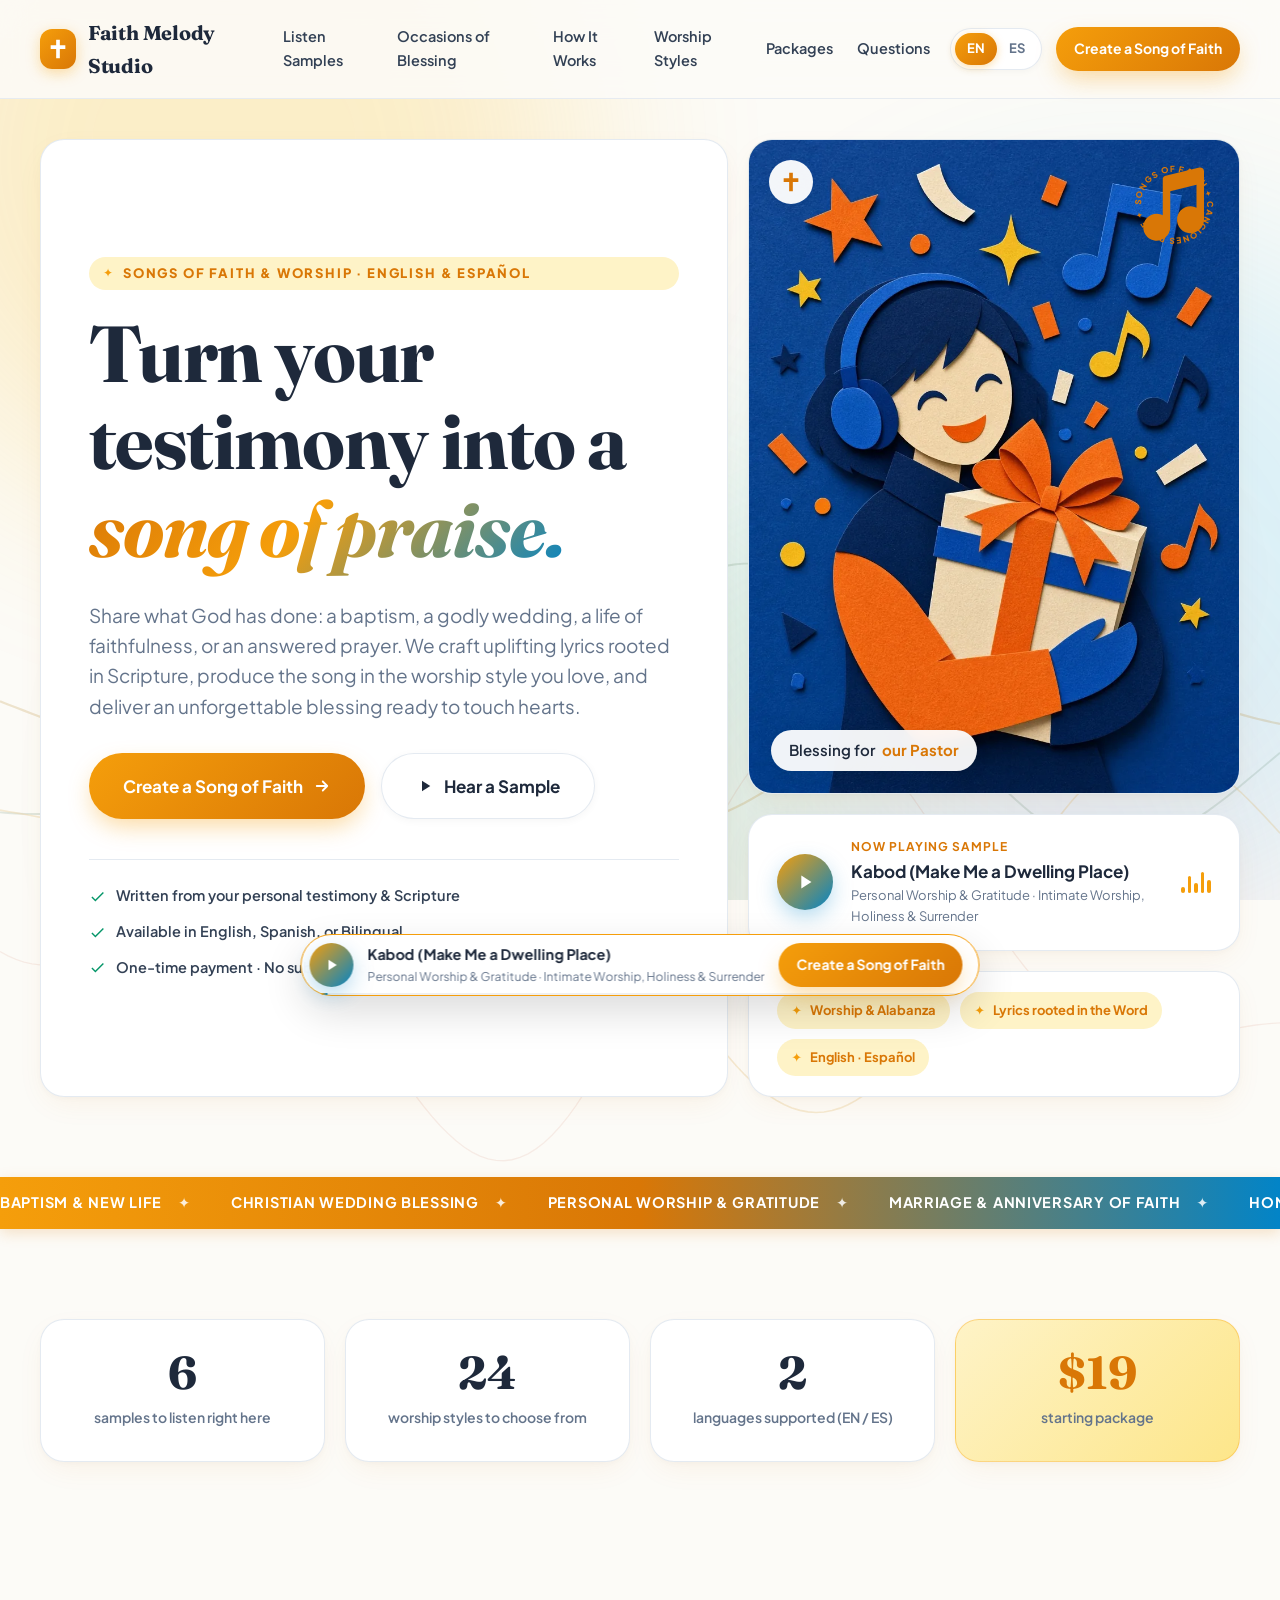
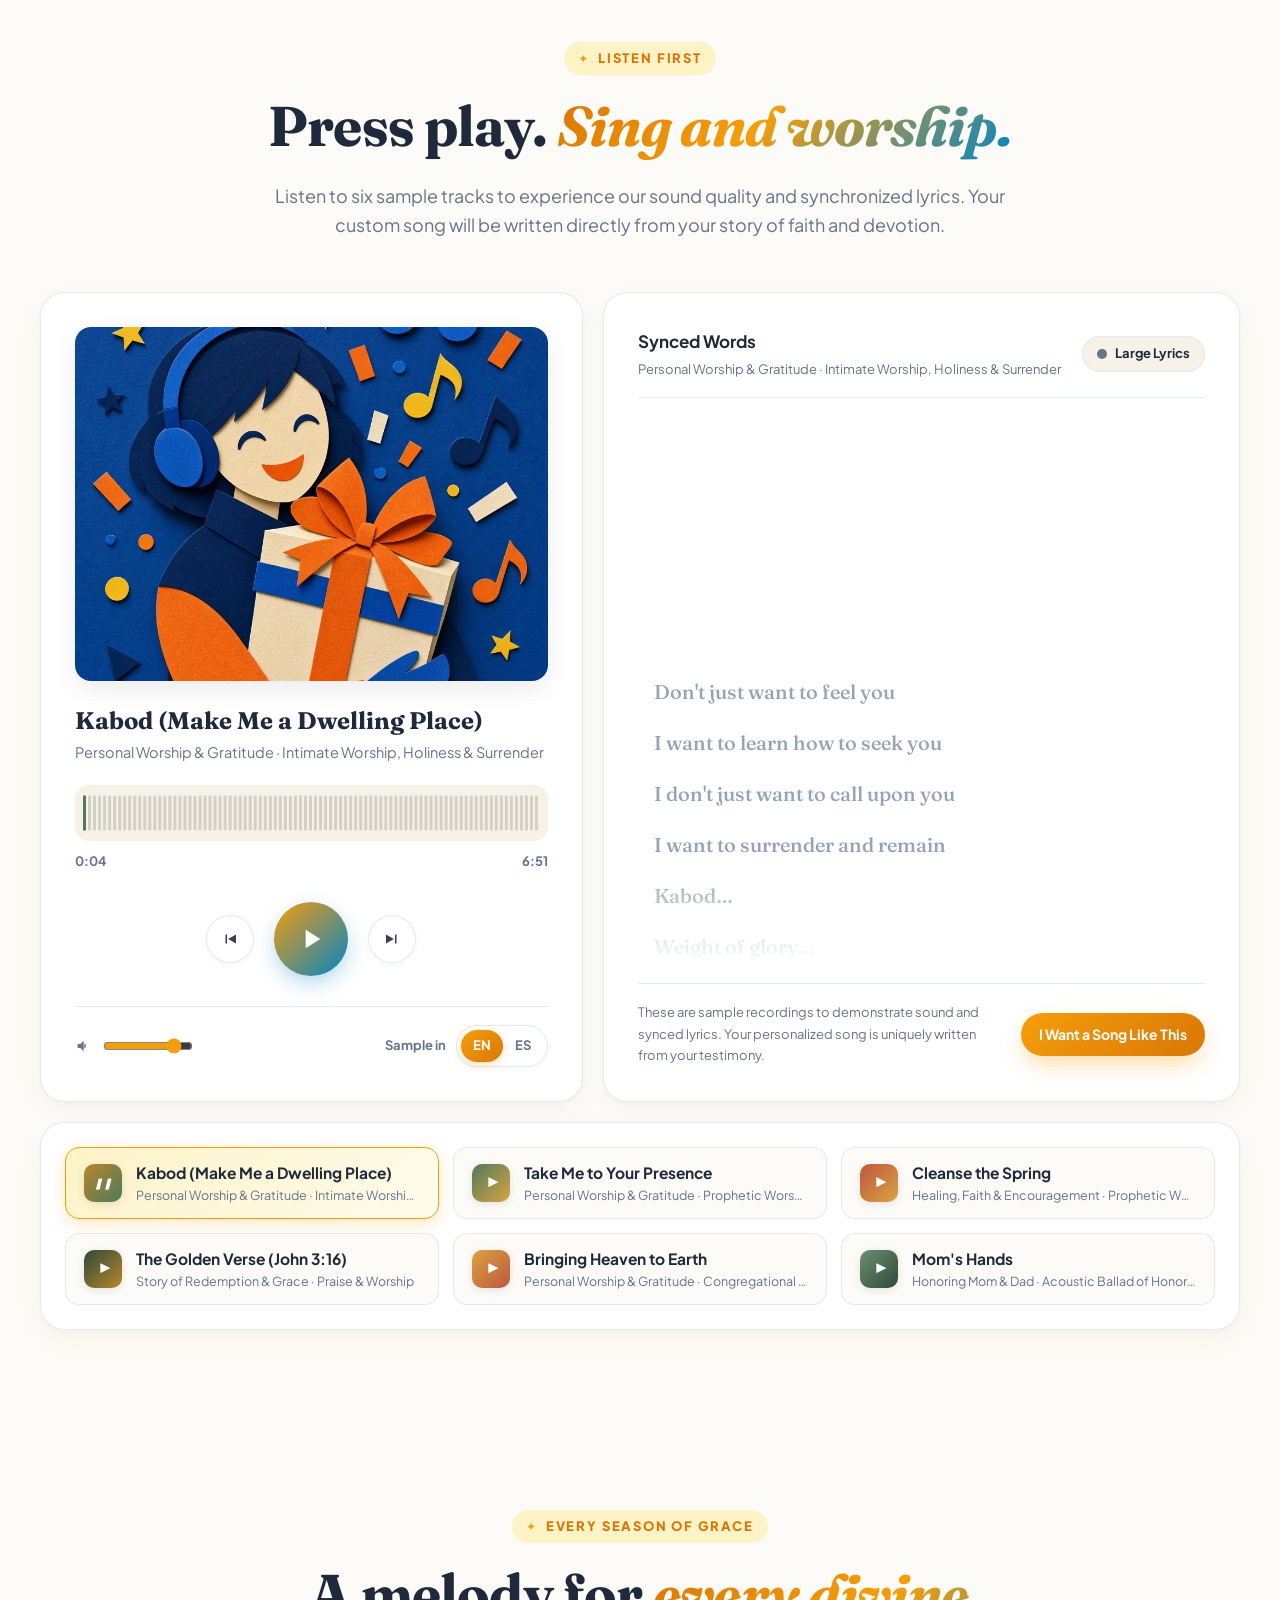
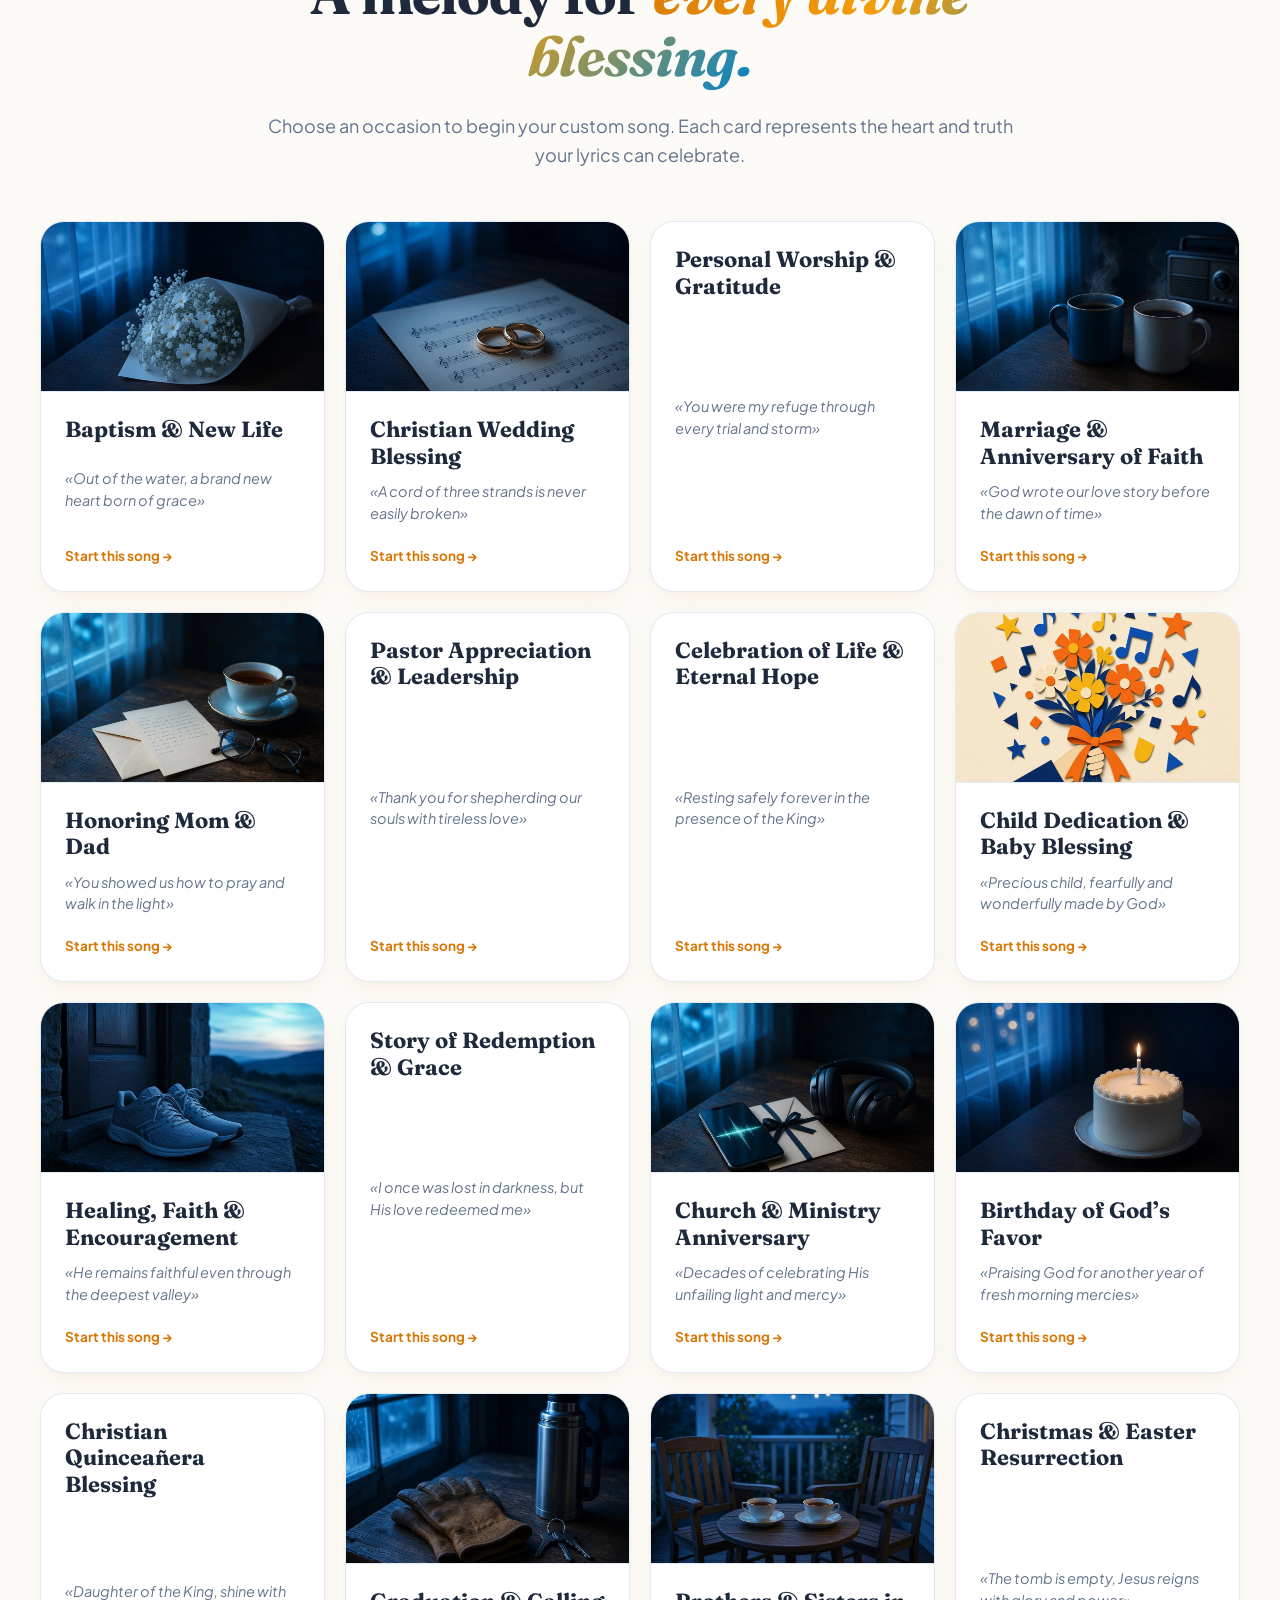
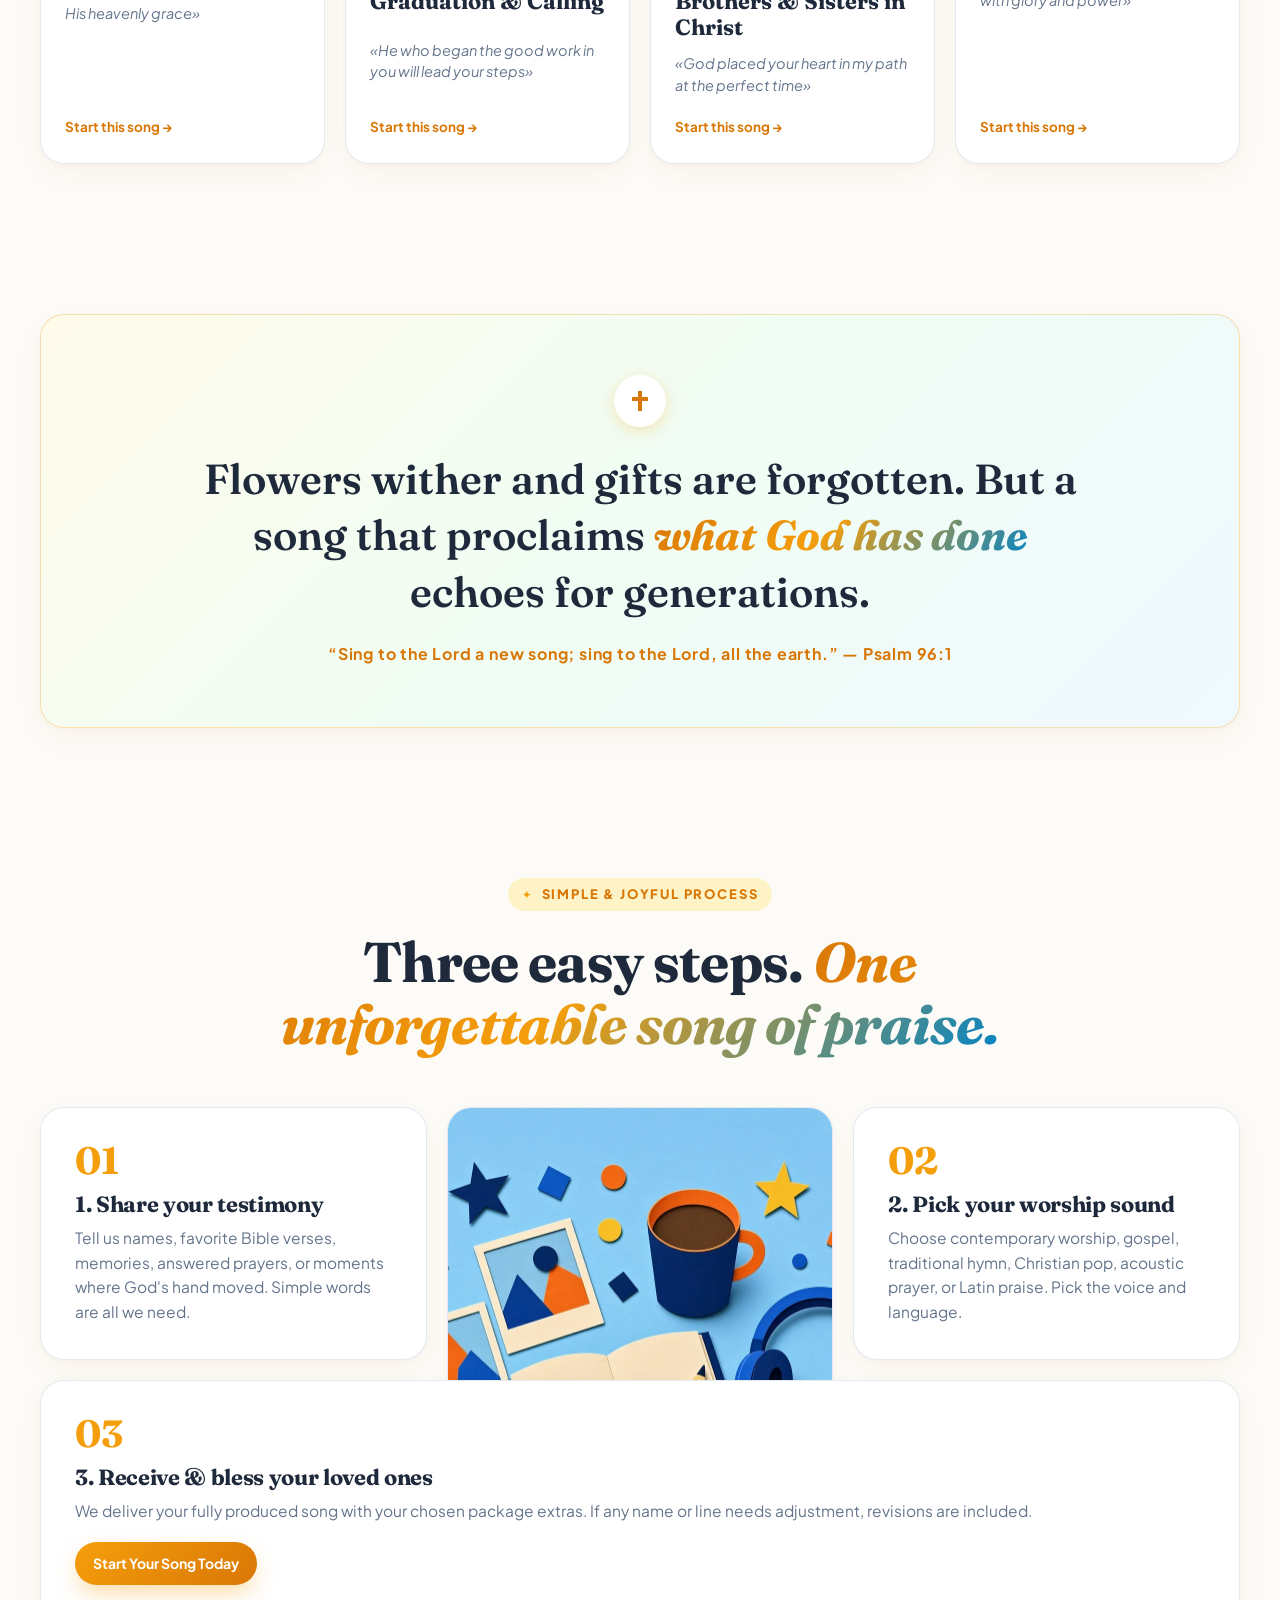
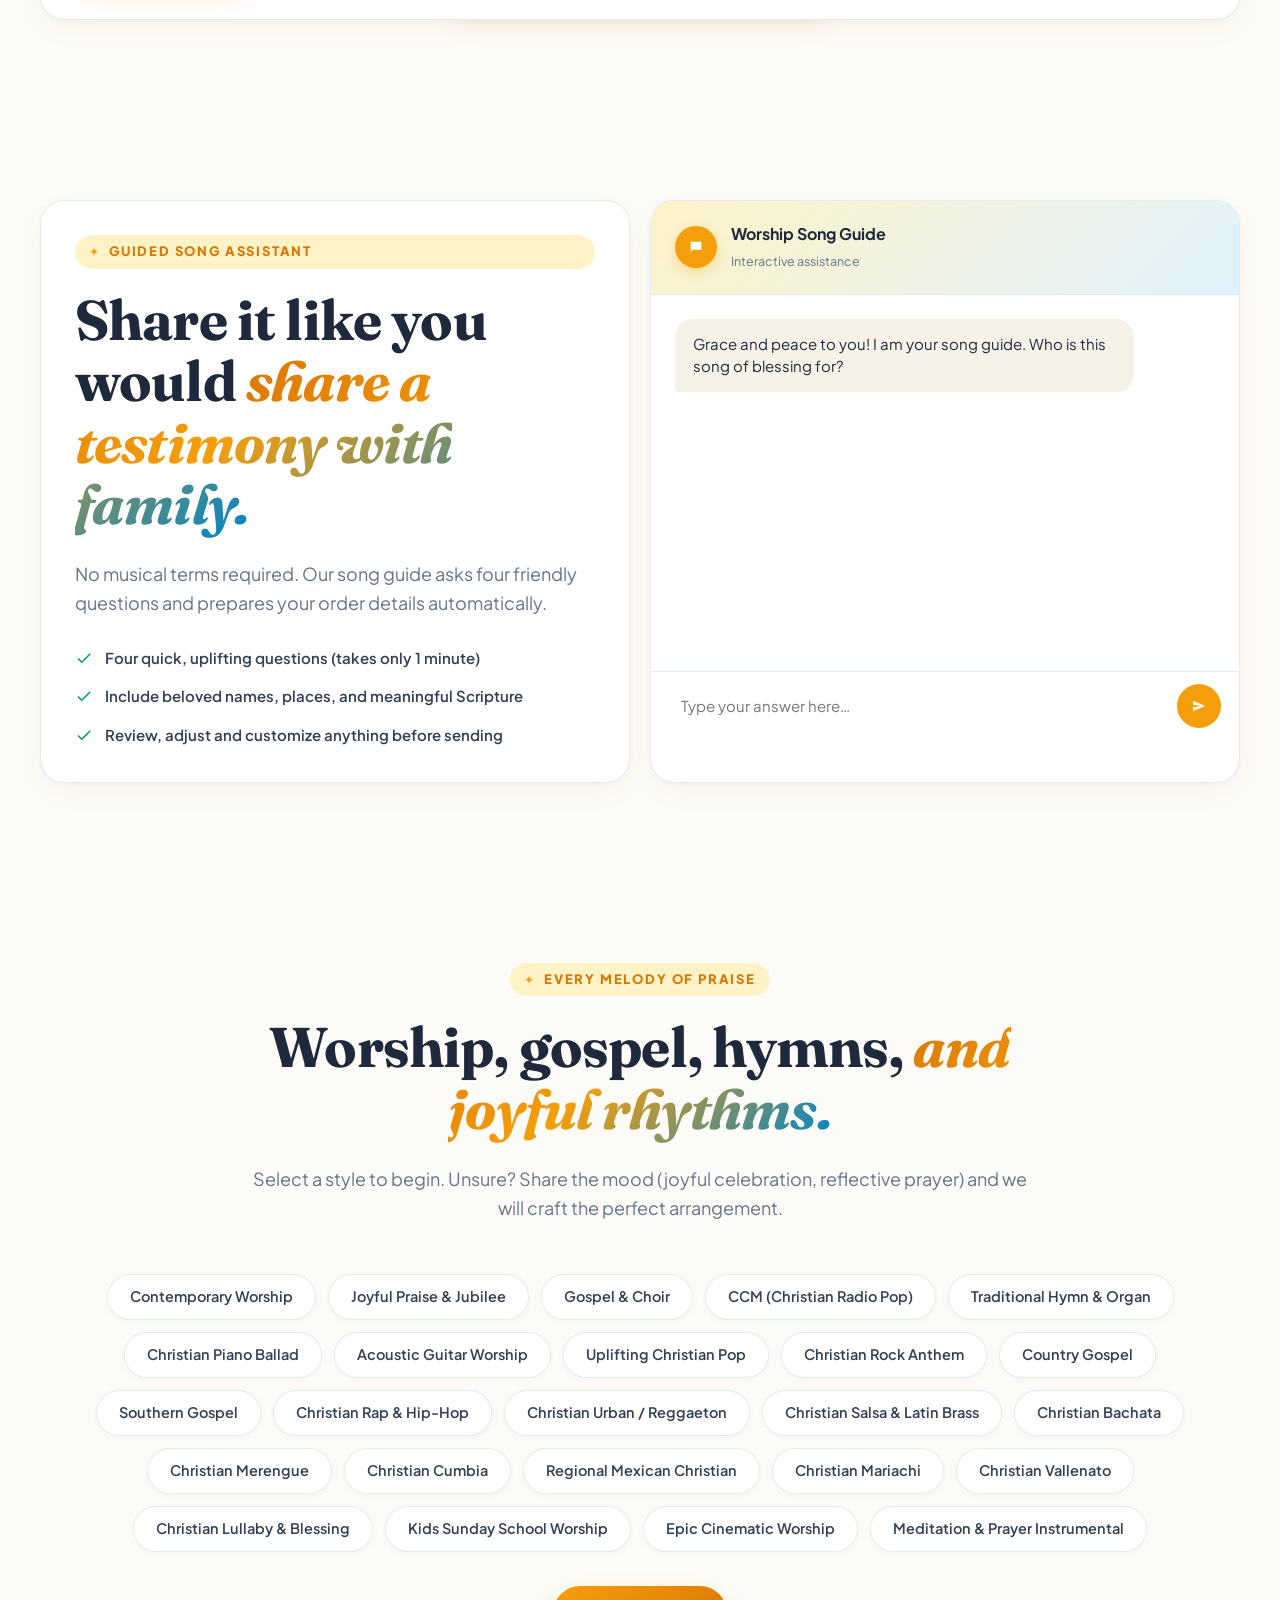
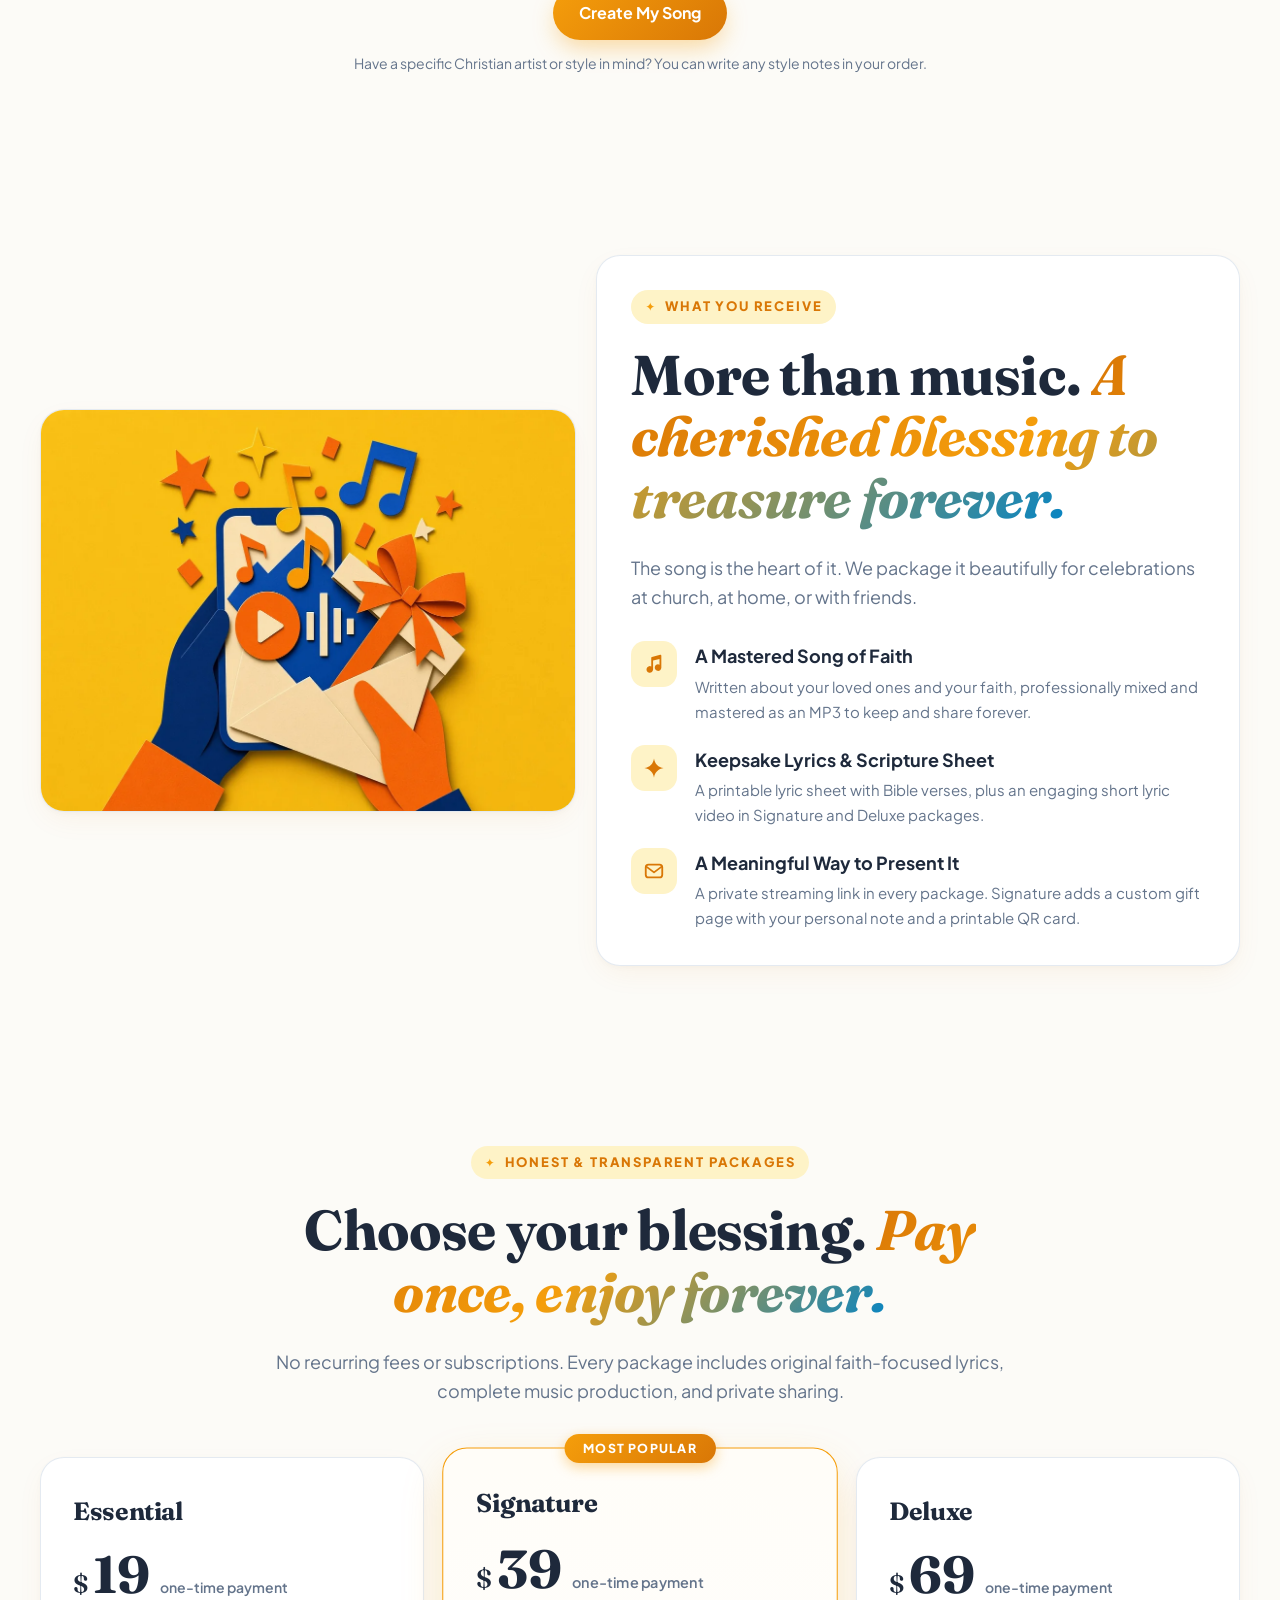
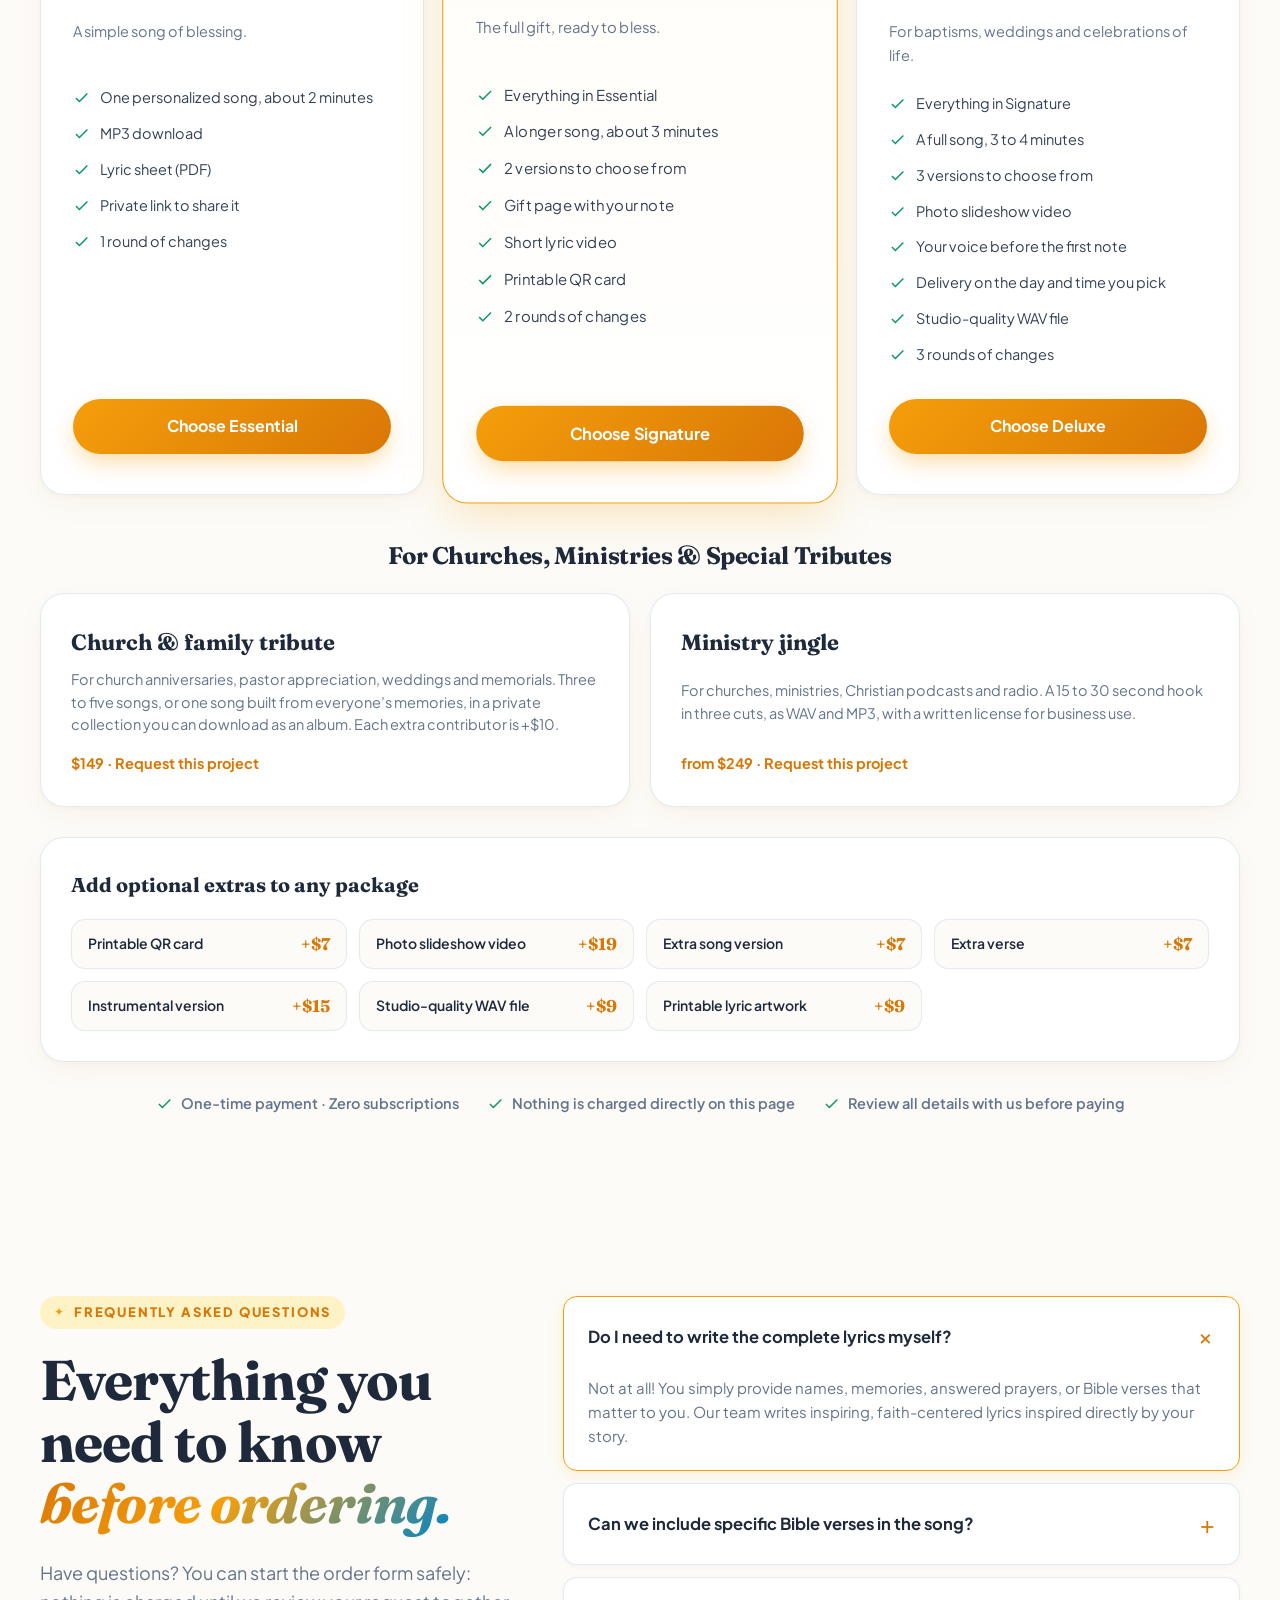
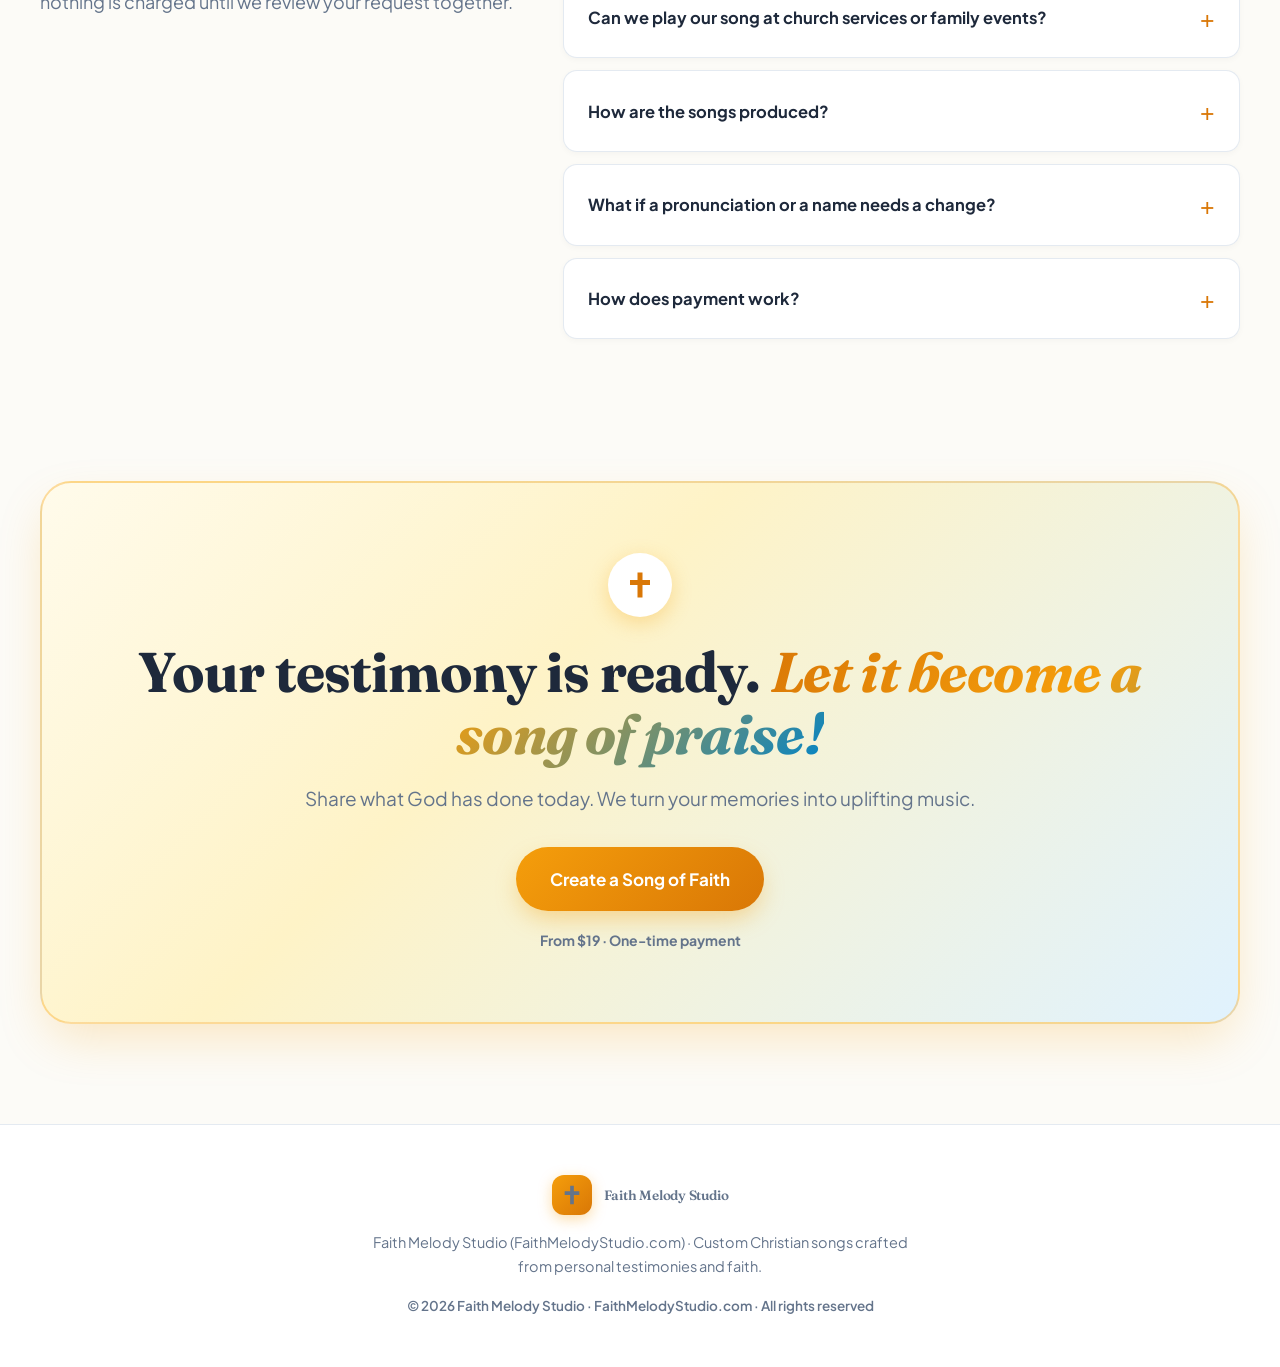
<file: index.html>
<!DOCTYPE html>
<html lang="es">
<head>
  <meta charset="UTF-8">
  <meta name="viewport" content="width=device-width, initial-scale=1.0">
  <title>Faith Melody Studio</title>
  <meta http-equiv="refresh" content="0; url=/demo5/">
  <script>
    window.location.replace("/demo5/");
  </script>
  <style>
    body {
      font-family: system-ui, -apple-system, BlinkMacSystemFont, 'Segoe UI', Roboto, sans-serif;
      background: #faf8f5;
      color: #2c2523;
      display: flex;
      align-items: center;
      justify-content: center;
      min-height: 100vh;
      margin: 0;
      text-align: center;
    }
    .card {
      padding: 2rem;
      background: #fff;
      border-radius: 1rem;
      box-shadow: 0 4px 20px rgba(0,0,0,0.06);
    }
    a {
      color: #d97706;
      font-weight: 600;
      text-decoration: none;
    }
  </style>
</head>
<body>
  <div class="card">
    <h2>🎵 Faith Melody Studio</h2>
    <p>Cargando tu tienda de canciones personalizadas de fe...</p>
    <p><a href="/demo5/">Haz clic aquí si no redirige automáticamente</a></p>
  </div>
</body>
</html>
</file>
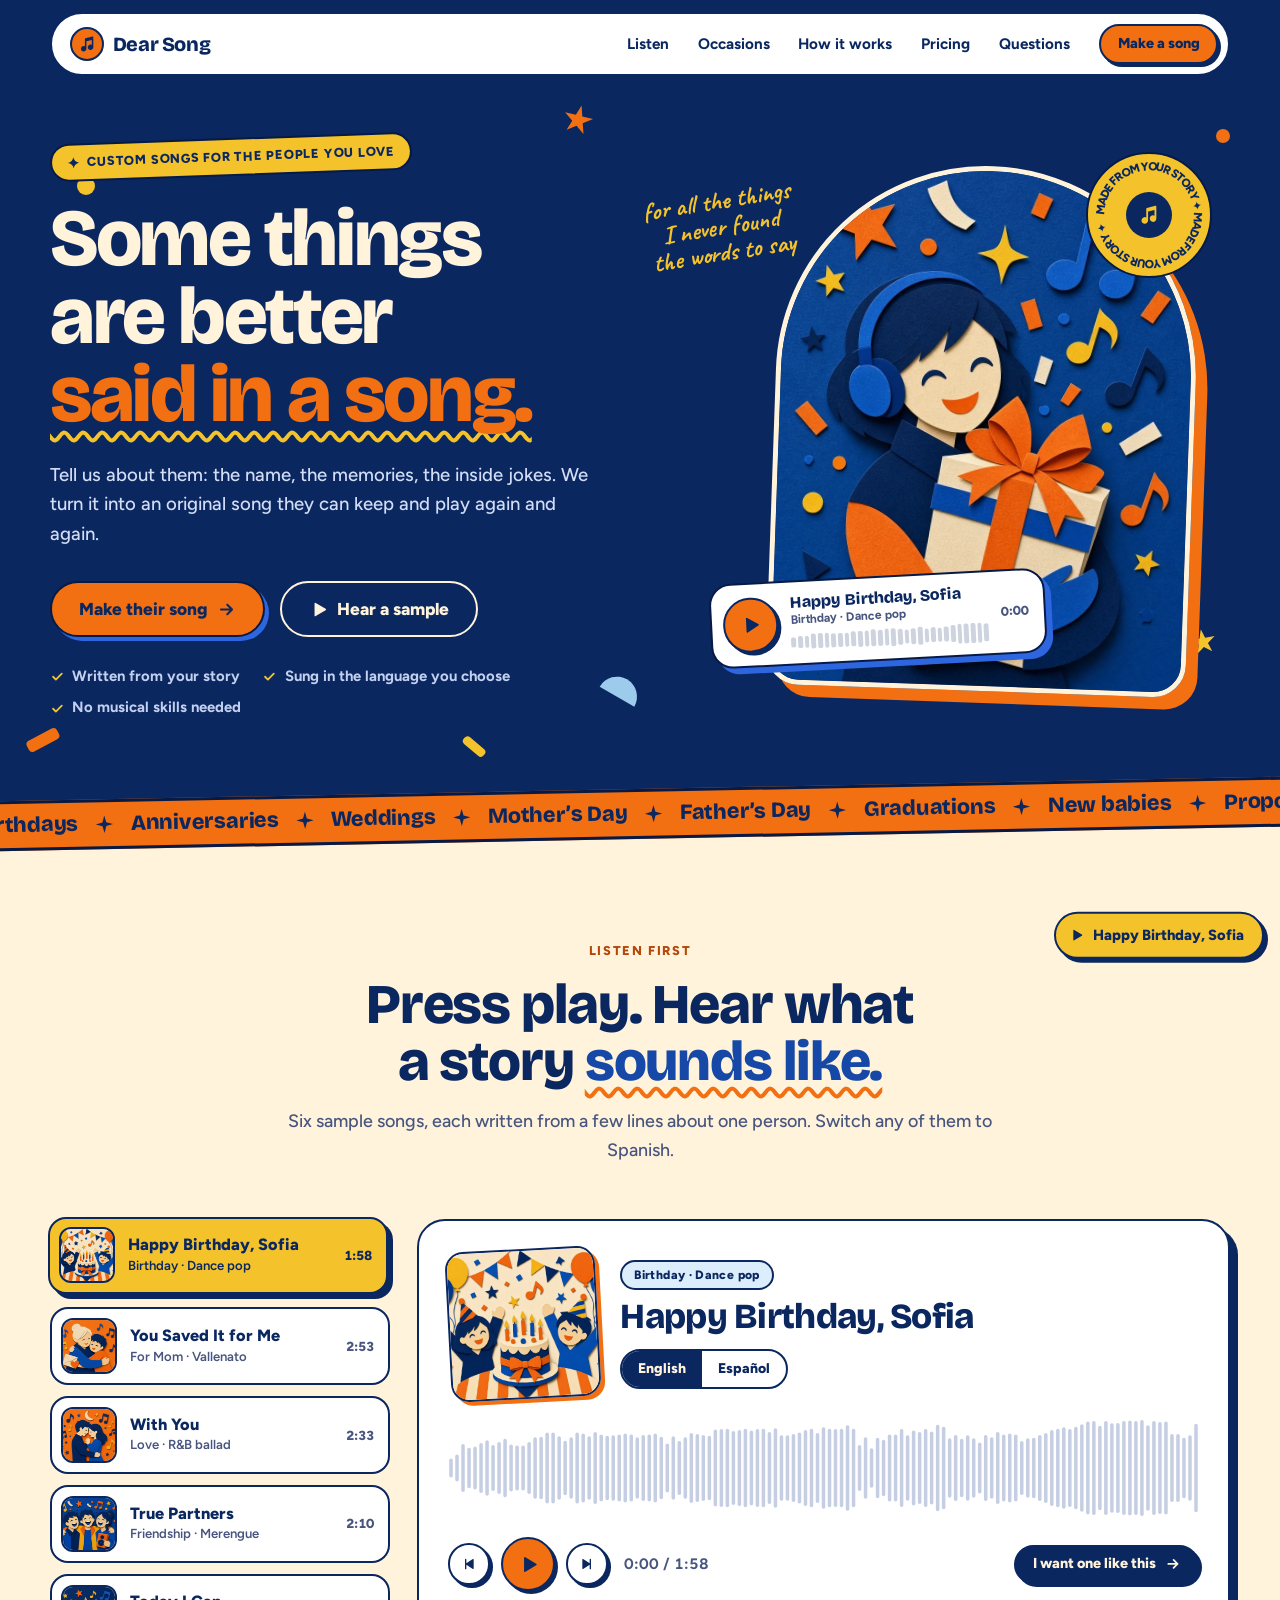
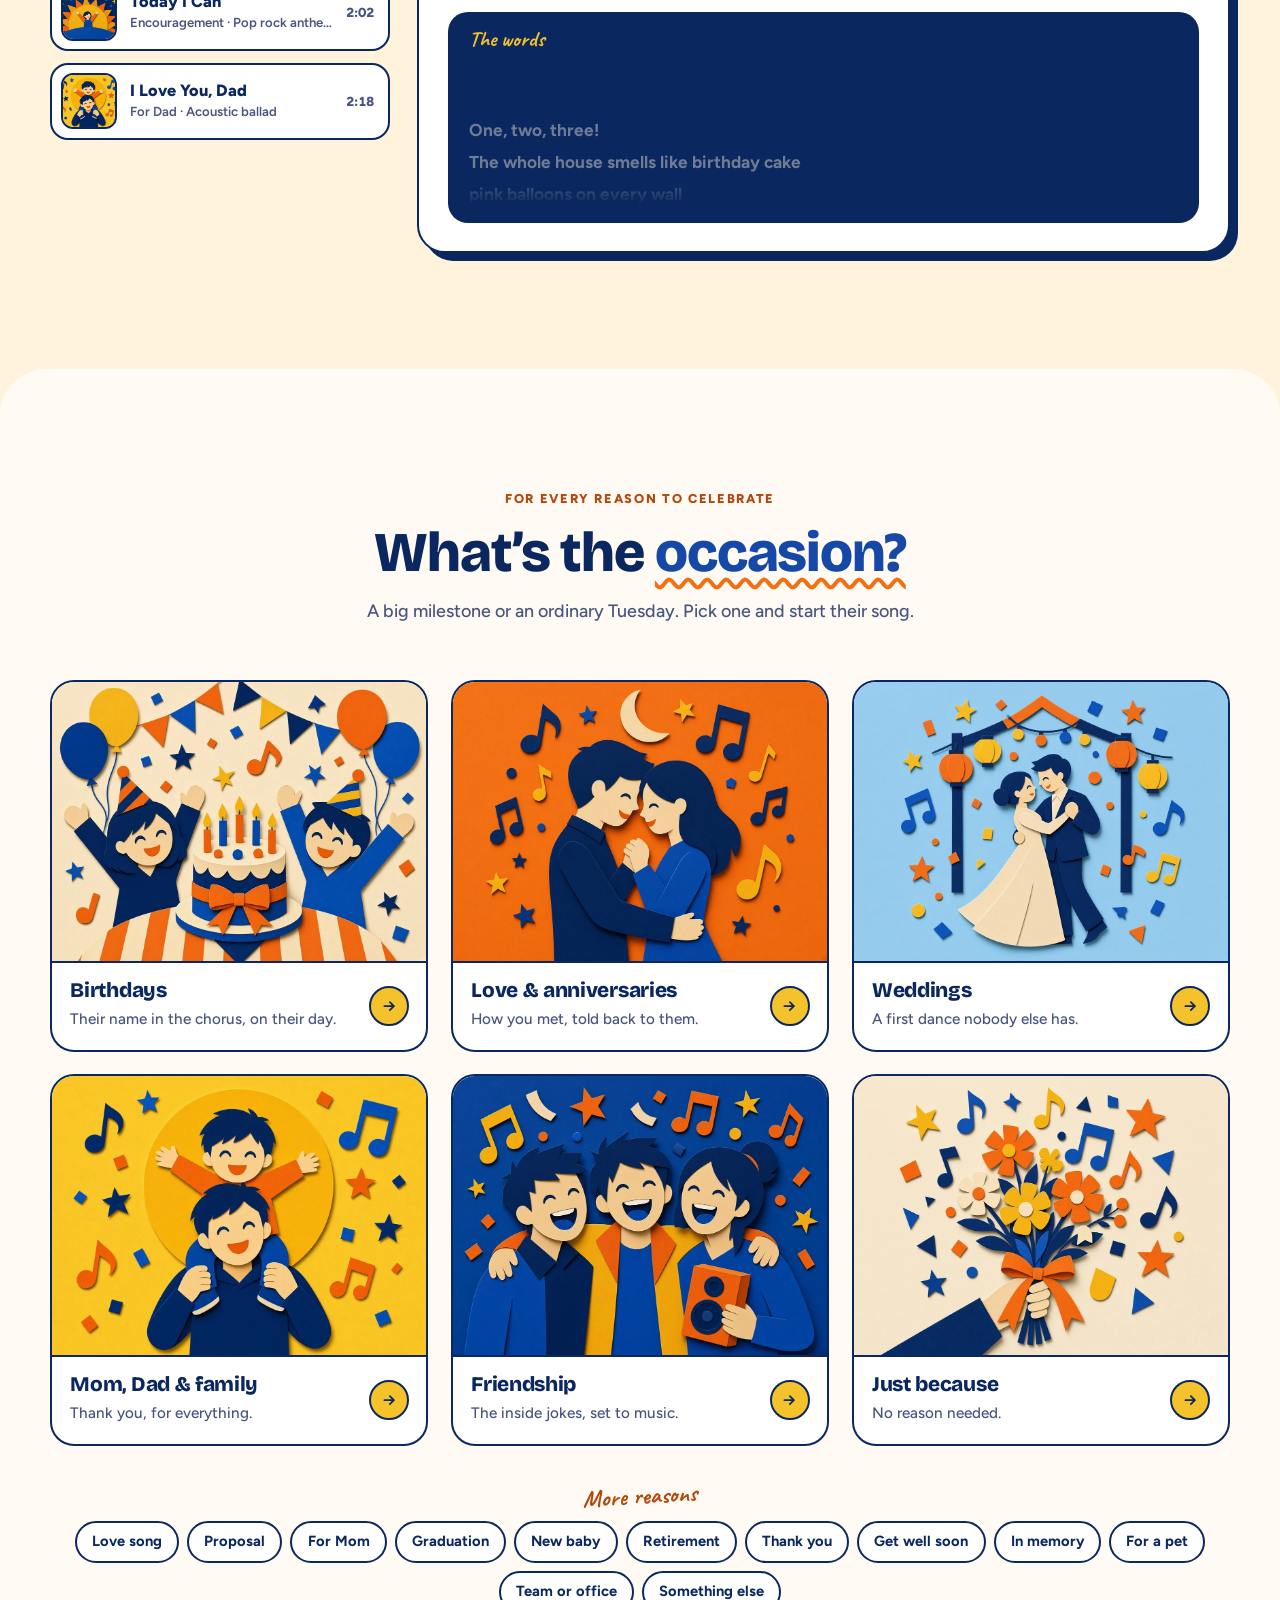
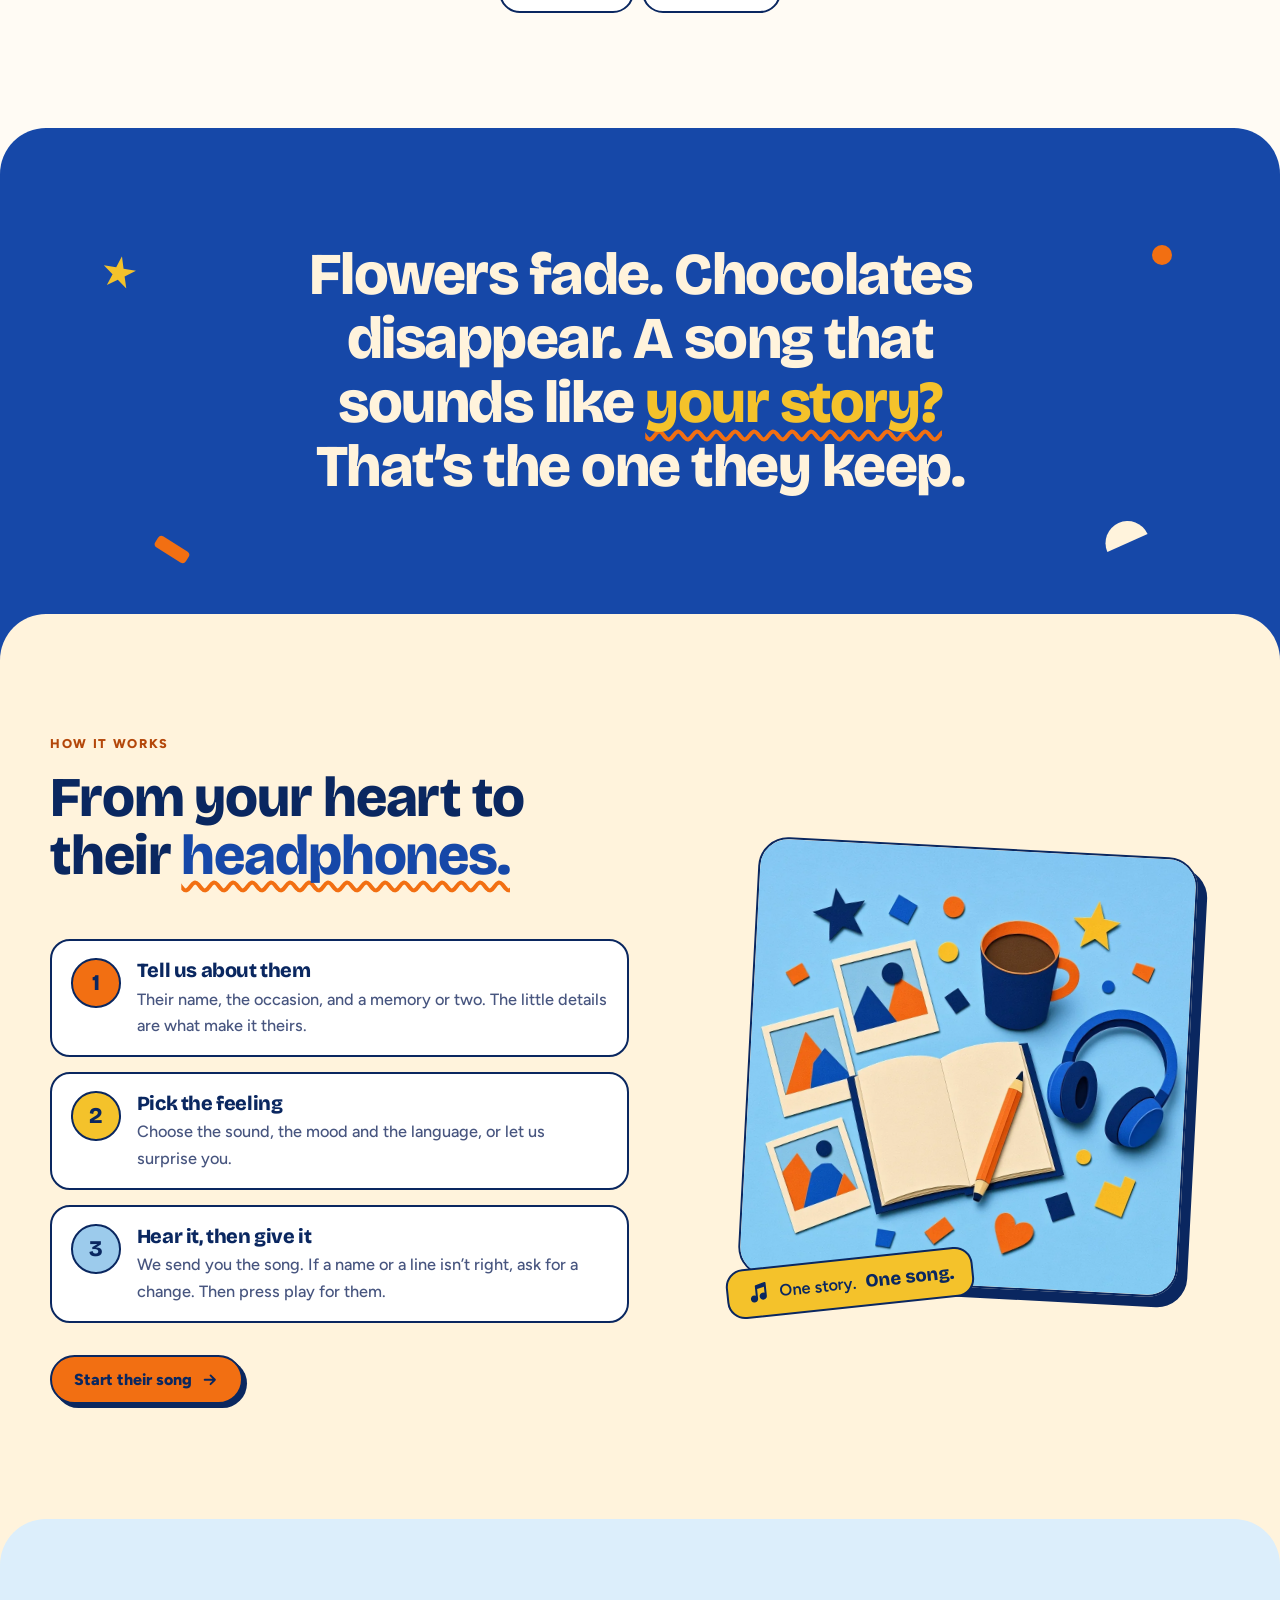
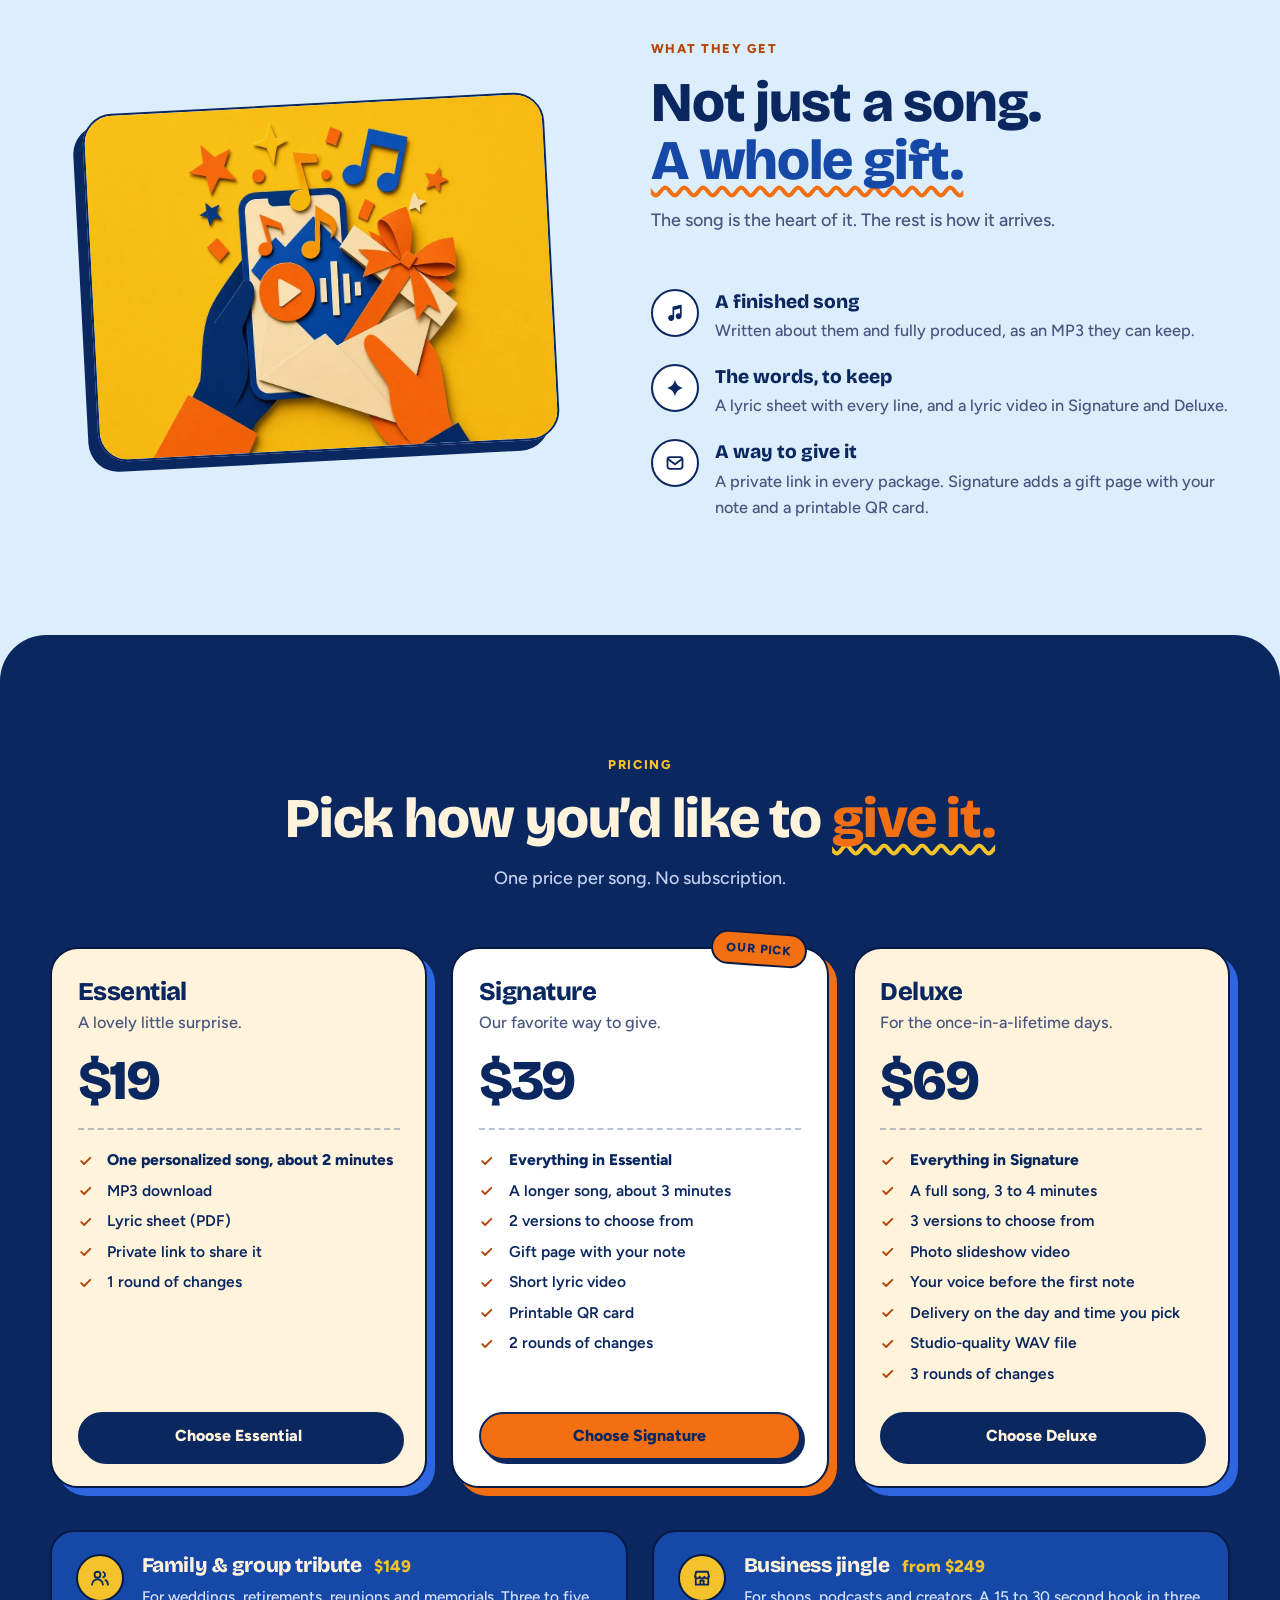
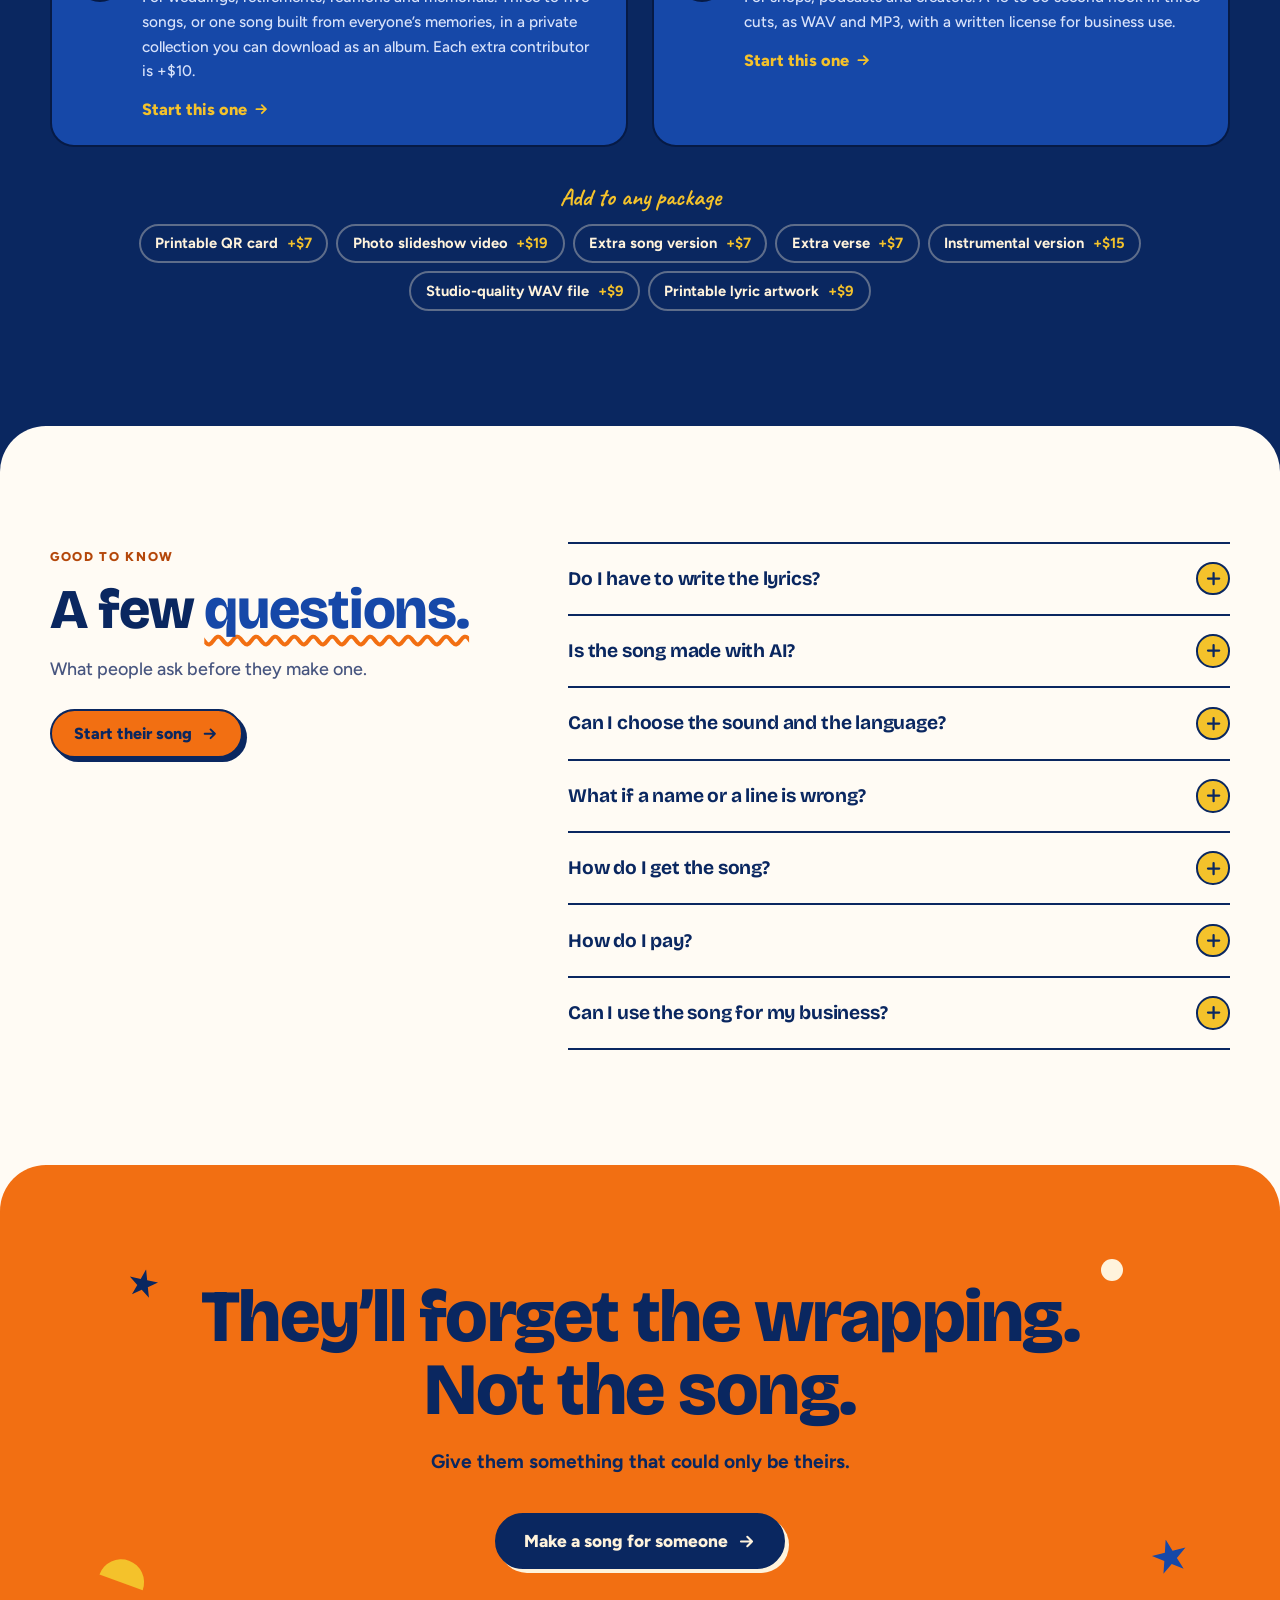
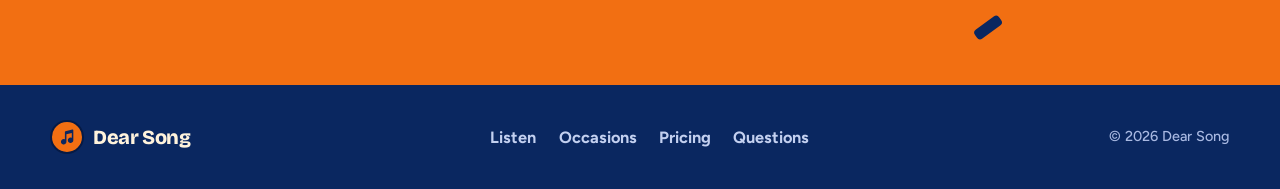
<file: demo1/index.html>
<!DOCTYPE html>
<html lang="en">
<head>
<meta charset="UTF-8">
<meta name="viewport" content="width=device-width, initial-scale=1">
<meta name="theme-color" content="#0A2760">
<meta name="description" content="A one-of-a-kind song made from your story. Tell us about someone you love and give them a song with their name in it.">
<title>Dear Song — Custom songs made from your story</title>
<link rel="preconnect" href="https://fonts.googleapis.com">
<link rel="preconnect" href="https://fonts.gstatic.com" crossorigin>
<link href="https://fonts.googleapis.com/css2?family=Bricolage+Grotesque:opsz,wght@12..96,600;12..96,700;12..96,800&family=Caveat:wght@700&family=Figtree:wght@400;500;600;700;800&display=swap" rel="stylesheet">
<link rel="stylesheet" href="styles.css">
<script>document.documentElement.classList.add('js');</script>
</head>
<body>

<svg class="sprite" aria-hidden="true" focusable="false">
  <symbol id="i-play" viewBox="0 0 24 24"><path d="M7 4.5v15a1 1 0 0 0 1.5.86l12.5-7.5a1 1 0 0 0 0-1.72L8.5 3.64A1 1 0 0 0 7 4.5Z"/></symbol>
  <symbol id="i-pause" viewBox="0 0 24 24"><rect x="5" y="4" width="5" height="16" rx="1.4"/><rect x="14" y="4" width="5" height="16" rx="1.4"/></symbol>
  <symbol id="i-prev" viewBox="0 0 24 24"><path d="M19 5.2v13.6a.8.8 0 0 1-1.24.67L8 13.2V19a1 1 0 0 1-2 0V5a1 1 0 0 1 2 0v5.8l9.76-6.27A.8.8 0 0 1 19 5.2Z"/></symbol>
  <symbol id="i-next" viewBox="0 0 24 24"><path d="M5 5.2v13.6a.8.8 0 0 0 1.24.67L16 13.2V19a1 1 0 0 0 2 0V5a1 1 0 0 0-2 0v5.8L6.24 4.53A.8.8 0 0 0 5 5.2Z"/></symbol>
  <symbol id="i-arrow" viewBox="0 0 24 24" fill="none" stroke="currentColor" stroke-width="2.6" stroke-linecap="round" stroke-linejoin="round"><path d="M5 12h14M13 6l6 6-6 6"/></symbol>
  <symbol id="i-check" viewBox="0 0 24 24" fill="none" stroke="currentColor" stroke-width="3" stroke-linecap="round" stroke-linejoin="round"><path d="m5 12.5 4.5 4.5L19 7.5"/></symbol>
  <symbol id="i-plus" viewBox="0 0 24 24" fill="none" stroke="currentColor" stroke-width="2.8" stroke-linecap="round"><path d="M12 5v14M5 12h14"/></symbol>
  <symbol id="i-close" viewBox="0 0 24 24" fill="none" stroke="currentColor" stroke-width="2.8" stroke-linecap="round"><path d="M6 6l12 12M18 6 6 18"/></symbol>
  <symbol id="i-note" viewBox="0 0 24 24"><path d="M9 4.6v10.1A3.6 3.6 0 1 0 11 18V8.3l7-1.7v6.1A3.6 3.6 0 1 0 20 16V3a1 1 0 0 0-1.24-.97l-9 2.2A1 1 0 0 0 9 5.2Z"/></symbol>
  <symbol id="i-star" viewBox="0 0 24 24"><path d="M12 1.5c.7 5.6 4.9 9.8 10.5 10.5-5.6.7-9.8 4.9-10.5 10.5C11.300 16.9 7.100 12.700 1.500 12 7.100 11.300 11.300 7.100 12 1.500Z"/></symbol>
  <symbol id="i-mail" viewBox="0 0 24 24" fill="none" stroke="currentColor" stroke-width="2.2" stroke-linecap="round" stroke-linejoin="round"><rect x="3" y="5" width="18" height="14" rx="3"/><path d="m4 7.500 8 6 8-6"/></symbol>
  <symbol id="i-chat" viewBox="0 0 24 24" fill="none" stroke="currentColor" stroke-width="2.2" stroke-linecap="round" stroke-linejoin="round"><path d="M20.500 11.800a8.500 8.500 0 0 1-12.600 7.400L3.500 20.500l1.300-4.200a8.500 8.500 0 1 1 15.700-4.500Z"/></symbol>
  <symbol id="i-copy" viewBox="0 0 24 24" fill="none" stroke="currentColor" stroke-width="2.2" stroke-linecap="round" stroke-linejoin="round"><rect x="8.500" y="8.500" width="12" height="12" rx="2.500"/><path d="M5.500 15.500h-.500a1.500 1.500 0 0 1-1.500-1.500V5A1.500 1.500 0 0 1 5 3.500h9A1.500 1.500 0 0 1 15.500 5v.500"/></symbol>
  <symbol id="i-group" viewBox="0 0 24 24" fill="none" stroke="currentColor" stroke-width="2.2" stroke-linecap="round" stroke-linejoin="round"><circle cx="9" cy="8" r="3.500"/><path d="M2.500 20a6.500 6.500 0 0 1 13 0M16 4.800a3.500 3.500 0 0 1 0 6.400M18.500 14.300a6.500 6.500 0 0 1 3 5.700"/></symbol>
  <symbol id="i-biz" viewBox="0 0 24 24" fill="none" stroke="currentColor" stroke-width="2.2" stroke-linecap="round" stroke-linejoin="round"><path d="M3.500 10.500 5 4.500h14l1.500 6M4.500 10.500V20h15v-9.500M3.500 10.500a3 3 0 0 0 5.670 0 3 3 0 0 0 5.660 0 3 3 0 0 0 5.670 0M10 20v-5h4v5"/></symbol>
</svg>

<a class="skip" href="#main">Skip to content</a>

<header class="nav" id="top">
  <div class="nav-pill">
    <a class="logo" href="#top" aria-label="Home">
      <span class="logo-mark" aria-hidden="true"><svg viewBox="0 0 24 24"><use href="#i-note"/></svg></span>
      <span data-brand>Dear Song</span>
    </a>
    <nav class="nav-links" id="navLinks" aria-label="Sections">
      <a href="#listen">Listen</a>
      <a href="#occasions">Occasions</a>
      <a href="#how">How it works</a>
      <a href="#pricing">Pricing</a>
      <a href="#faq">Questions</a>
    </nav>
    <button class="btn btn-sm nav-cta" type="button" data-order>Make a song</button>
    <button class="menu-btn" id="menuBtn" type="button" aria-expanded="false" aria-controls="navLinks" aria-label="Menu"><span></span><span></span></button>
  </div>
</header>

<main id="main">

<!-- ============================================================ HERO (dark) -->
<section class="hero band-navy">
  <div class="confetti" aria-hidden="true">
    <i class="cf dot" style="--x:6%;--y:22%;--c:var(--sun);--d:18px"></i>
    <i class="cf star" style="--x:44%;--y:13%;--c:var(--orange);--d:30px;--r:14deg"></i>
    <i class="cf bar" style="--x:2%;--y:91%;--c:var(--orange);--d:34px;--r:-28deg"></i>
    <i class="cf half" style="--x:47%;--y:84%;--c:var(--sky-deep);--d:40px;--r:30deg"></i>
    <i class="cf dot" style="--x:95%;--y:16%;--c:var(--orange);--d:14px"></i>
    <i class="cf star" style="--x:93%;--y:78%;--c:var(--sun);--d:26px;--r:-10deg"></i>
    <i class="cf bar" style="--x:36%;--y:92%;--c:var(--sun);--d:26px;--r:40deg"></i>
  </div>
  <div class="wrap hero-grid">
    <div class="hero-copy">
      <p class="tag-sticker"><svg aria-hidden="true"><use href="#i-star"/></svg> Custom songs for the people you love</p>
      <h1>Some things are better <span class="hl">said in a song.</span></h1>
      <p class="lede">Tell us about them: the name, the memories, the inside jokes. We turn it into an original song they can keep and play again and again.</p>
      <div class="actions">
        <button class="btn btn-lg" type="button" data-order>Make their song <svg aria-hidden="true"><use href="#i-arrow"/></svg></button>
        <button class="btn btn-lg btn-ghost" type="button" data-toggle-play><svg class="fill" aria-hidden="true"><use href="#i-play" data-play-icon/></svg> <span data-play-word>Hear a sample</span></button>
      </div>
      <ul class="perks">
        <li><svg aria-hidden="true"><use href="#i-check"/></svg> Written from your story</li>
        <li><svg aria-hidden="true"><use href="#i-check"/></svg> Sung in the language you choose</li>
        <li><svg aria-hidden="true"><use href="#i-check"/></svg> No musical skills needed</li>
      </ul>
    </div>

    <div class="hero-art">
      <p class="scribble" aria-hidden="true">for all the things<br>I never found<br>the words to say</p>
      <div class="art-frame"><img src="media/img/hero.webp" width="864" height="1152" alt="Cut-paper illustration of a smiling person in headphones hugging a gift while music notes fly around."></div>
      <div class="seal" aria-hidden="true">
        <svg viewBox="0 0 120 120"><defs><path id="sealPath" d="M60 60m-44 0a44 44 0 1 1 88 0a44 44 0 1 1-88 0"/></defs>
          <text><textPath href="#sealPath" textLength="270">MADE FROM YOUR STORY ✦ MADE FROM YOUR STORY ✦</textPath></text></svg>
        <span><svg viewBox="0 0 24 24"><use href="#i-note"/></svg></span>
      </div>
      <div class="mini" id="mini">
        <button class="round" type="button" data-toggle-play aria-label="Play or pause the sample song"><svg class="fill" aria-hidden="true"><use href="#i-play" data-play-icon/></svg></button>
        <div class="mini-meta">
          <b data-now-title>Happy Birthday, Sofia</b>
          <span data-now-tag>Birthday · Dance pop</span>
          <div class="mini-bars" id="miniBars" aria-hidden="true"></div>
        </div>
        <span class="mini-time" data-now-time>0:00</span>
      </div>
    </div>
  </div>
</section>

<div class="ticker" aria-hidden="true"><div class="ticker-track" id="ticker">
  <span>Birthdays</span><span>Anniversaries</span><span>Weddings</span><span>Mother’s Day</span><span>Father’s Day</span><span>Graduations</span><span>New babies</span><span>Proposals</span><span>Retirements</span><span>Thank-yous</span><span>Just because</span>
</div></div>

<!-- ============================================================ LISTEN (light) -->
<section class="band band-cream band-flat" id="listen">
  <div class="wrap">
    <header class="head rise">
      <p class="eyebrow">Listen first</p>
      <h2>Press play. Hear what a story <em>sounds like.</em></h2>
      <p>Six sample songs, each written from a few lines about one person. Switch any of them to Spanish.</p>
    </header>

    <div class="player rise">
      <ol class="tracks" id="tracks" aria-label="Sample songs"></ol>

      <div class="deck" id="deck">
        <div class="deck-top">
          <img id="deckArt" src="media/img/birthday.webp" width="1100" height="825" alt="">
          <div class="deck-meta">
            <p class="chip" data-now-tag>Birthday · Dance pop</p>
            <h3 data-now-title>Happy Birthday, Sofia</h3>
            <div class="lang" role="group" aria-label="Language of the sample">
              <button type="button" data-lang="en" aria-pressed="true">English</button>
              <button type="button" data-lang="es" aria-pressed="false">Español</button>
            </div>
          </div>
        </div>

        <div class="wave" id="wave" role="slider" tabindex="0" aria-label="Position in the song" aria-valuemin="0" aria-valuemax="100" aria-valuenow="0"><canvas></canvas></div>

        <div class="controls">
          <button class="round sm" type="button" id="prev" aria-label="Previous song"><svg class="fill" aria-hidden="true"><use href="#i-prev"/></svg></button>
          <button class="round" type="button" data-toggle-play aria-label="Play or pause"><svg class="fill" aria-hidden="true"><use href="#i-play" data-play-icon/></svg></button>
          <button class="round sm" type="button" id="next" aria-label="Next song"><svg class="fill" aria-hidden="true"><use href="#i-next"/></svg></button>
          <span class="time"><span data-now-time>0:00</span> / <span id="tDur">0:00</span></span>
          <button class="btn btn-sm btn-navy like-this" type="button" id="likeThis">I want one like this <svg aria-hidden="true"><use href="#i-arrow"/></svg></button>
        </div>

        <div class="lyrics" aria-label="Lyrics">
          <p class="lyrics-label">The words</p>
          <div class="lyrics-window"><div class="lyrics-roll" id="lyricsRoll"></div></div>
        </div>
      </div>
    </div>
  </div>
</section>

<!-- ============================================================ OCCASIONS (light) -->
<section class="band band-paper" id="occasions">
  <div class="wrap">
    <header class="head rise">
      <p class="eyebrow">For every reason to celebrate</p>
      <h2>What’s the <em>occasion?</em></h2>
      <p>A big milestone or an ordinary Tuesday. Pick one and start their song.</p>
    </header>

    <div class="occasions">
      <button class="occ rise" type="button" data-order data-occasion="Birthday">
        <img src="media/img/birthday.webp" width="1100" height="825" loading="lazy" alt="">
        <span class="occ-text"><b>Birthdays</b><span>Their name in the chorus, on their day.</span></span>
        <span class="occ-go" aria-hidden="true"><svg><use href="#i-arrow"/></svg></span>
      </button>
      <button class="occ rise" type="button" data-order data-occasion="Anniversary">
        <img src="media/img/love.webp" width="1100" height="825" loading="lazy" alt="">
        <span class="occ-text"><b>Love &amp; anniversaries</b><span>How you met, told back to them.</span></span>
        <span class="occ-go" aria-hidden="true"><svg><use href="#i-arrow"/></svg></span>
      </button>
      <button class="occ rise" type="button" data-order data-occasion="Wedding">
        <img src="media/img/wedding.webp" width="1100" height="825" loading="lazy" alt="">
        <span class="occ-text"><b>Weddings</b><span>A first dance nobody else has.</span></span>
        <span class="occ-go" aria-hidden="true"><svg><use href="#i-arrow"/></svg></span>
      </button>
      <button class="occ rise" type="button" data-order data-occasion="For Dad">
        <img src="media/img/dad.webp" width="1100" height="825" loading="lazy" alt="">
        <span class="occ-text"><b>Mom, Dad &amp; family</b><span>Thank you, for everything.</span></span>
        <span class="occ-go" aria-hidden="true"><svg><use href="#i-arrow"/></svg></span>
      </button>
      <button class="occ rise" type="button" data-order data-occasion="Friendship">
        <img src="media/img/friends.webp" width="1100" height="825" loading="lazy" alt="">
        <span class="occ-text"><b>Friendship</b><span>The inside jokes, set to music.</span></span>
        <span class="occ-go" aria-hidden="true"><svg><use href="#i-arrow"/></svg></span>
      </button>
      <button class="occ rise" type="button" data-order data-occasion="Just because">
        <img src="media/img/justbecause.webp" width="1100" height="825" loading="lazy" alt="">
        <span class="occ-text"><b>Just because</b><span>No reason needed.</span></span>
        <span class="occ-go" aria-hidden="true"><svg><use href="#i-arrow"/></svg></span>
      </button>
    </div>

    <div class="more rise">
      <span class="more-label">More reasons</span>
      <div class="more-chips" id="moreChips"></div>
    </div>
  </div>
</section>

<!-- ============================================================ STATEMENT (medium) -->
<section class="band band-blue statement">
  <div class="confetti" aria-hidden="true">
    <i class="cf star" style="--x:8%;--y:24%;--c:var(--sun);--d:34px;--r:10deg"></i>
    <i class="cf dot" style="--x:90%;--y:22%;--c:var(--orange);--d:20px"></i>
    <i class="cf half" style="--x:86%;--y:74%;--c:var(--cream);--d:44px;--r:-24deg"></i>
    <i class="cf bar" style="--x:12%;--y:78%;--c:var(--orange);--d:36px;--r:32deg"></i>
  </div>
  <div class="wrap">
    <p class="big-quote rise">Flowers fade. Chocolates disappear. A song that sounds like <em>your story?</em> That’s the one they keep.</p>
  </div>
</section>

<!-- ============================================================ HOW (light) -->
<section class="band band-cream" id="how">
  <div class="wrap how-grid">
    <div>
      <header class="head head-left rise">
        <p class="eyebrow">How it works</p>
        <h2>From your heart to their <em>headphones.</em></h2>
      </header>
      <ol class="steps">
        <li class="step rise"><span class="num">1</span><div><h3>Tell us about them</h3><p>Their name, the occasion, and a memory or two. The little details are what make it theirs.</p></div></li>
        <li class="step rise"><span class="num">2</span><div><h3>Pick the feeling</h3><p>Choose the sound, the mood and the language, or let us surprise you.</p></div></li>
        <li class="step rise"><span class="num">3</span><div><h3>Hear it, then give it</h3><p>We send you the song. If a name or a line isn’t right, ask for a change. Then press play for them.</p></div></li>
      </ol>
      <button class="btn rise" type="button" data-order>Start their song <svg aria-hidden="true"><use href="#i-arrow"/></svg></button>
    </div>
    <div class="how-art rise">
      <div class="tilt-frame"><img src="media/img/story.webp" width="1024" height="1024" loading="lazy" alt="Cut-paper illustration of a notebook, a pencil, snapshots, coffee and headphones on a desk."></div>
      <p class="sticker-note"><svg aria-hidden="true"><use href="#i-note"/></svg> One story.<br><b>One song.</b></p>
    </div>
  </div>
</section>

<!-- ============================================================ GIFT (light blue) -->
<section class="band band-sky" id="gift">
  <div class="wrap gift-grid">
    <div class="gift-art rise">
      <div class="tilt-frame left"><img src="media/img/gift.webp" width="1100" height="825" loading="lazy" alt="Cut-paper illustration of hands holding a phone with a play button, next to an envelope with a ribbon."></div>
    </div>
    <div>
      <header class="head head-left rise">
        <p class="eyebrow">What they get</p>
        <h2>Not just a song. <em>A whole gift.</em></h2>
        <p>The song is the heart of it. The rest is how it arrives.</p>
      </header>
      <ul class="gift-list">
        <li class="rise"><span class="ico"><svg aria-hidden="true"><use href="#i-note"/></svg></span><div><b>A finished song</b><p>Written about them and fully produced, as an MP3 they can keep.</p></div></li>
        <li class="rise"><span class="ico"><svg aria-hidden="true"><use href="#i-star"/></svg></span><div><b>The words, to keep</b><p>A lyric sheet with every line, and a lyric video in Signature and Deluxe.</p></div></li>
        <li class="rise"><span class="ico"><svg aria-hidden="true"><use href="#i-mail"/></svg></span><div><b>A way to give it</b><p>A private link in every package. Signature adds a gift page with your note and a printable QR card.</p></div></li>
      </ul>
    </div>
  </div>
</section>

<!-- ============================================================ PRICING (dark) -->
<section class="band band-navy" id="pricing">
  <div class="wrap">
    <header class="head rise">
      <p class="eyebrow">Pricing</p>
      <h2>Pick how you’d like to <em>give it.</em></h2>
      <p>One price per song. No subscription.</p>
    </header>
    <div class="prices" id="prices"></div>
    <div class="specials" id="specials"></div>
    <div class="addons rise">
      <p class="addons-label">Add to any package</p>
      <ul id="addonList"></ul>
    </div>
  </div>
</section>

<!-- ============================================================ FAQ (light) -->
<section class="band band-paper" id="faq">
  <div class="wrap faq-grid">
    <header class="head head-left rise">
      <p class="eyebrow">Good to know</p>
      <h2>A few <em>questions.</em></h2>
      <p>What people ask before they make one.</p>
      <button class="btn" type="button" data-order>Start their song <svg aria-hidden="true"><use href="#i-arrow"/></svg></button>
    </header>
    <div class="faq rise">
      <details><summary>Do I have to write the lyrics?<span aria-hidden="true"><svg><use href="#i-plus"/></svg></span></summary><p>No. You give us names, moments and what you want to say. We write the lyrics from that.</p></details>
      <details><summary>Is the song made with AI?<span aria-hidden="true"><svg><use href="#i-plus"/></svg></span></summary><p>Yes. We use AI music tools to turn your story into lyrics and a full production. You hear the result and can ask for changes before you give it.</p></details>
      <details><summary>Can I choose the sound and the language?<span aria-hidden="true"><svg><use href="#i-plus"/></svg></span></summary><p>Yes. Pick a style in the order form, or tell us an artist or mood you have in mind. Tell us the language too. The samples above are in English and Spanish.</p></details>
      <details><summary>What if a name or a line is wrong?<span aria-hidden="true"><svg><use href="#i-plus"/></svg></span></summary><p>Every package includes rounds of changes: one in Essential, two in Signature, three in Deluxe.</p></details>
      <details><summary>How do I get the song?<span aria-hidden="true"><svg><use href="#i-plus"/></svg></span></summary><p>We send it to you by reply to your order, with everything else in your package. You decide when and how they hear it.</p></details>
      <details><summary>How do I pay?<span aria-hidden="true"><svg><use href="#i-plus"/></svg></span></summary><p>Nothing is charged on this page. After you send your order we reply with the total and how to pay, and we start once that’s done.</p></details>
      <details><summary>Can I use the song for my business?<span aria-hidden="true"><svg><use href="#i-plus"/></svg></span></summary><p>Gift songs are for personal use: playing, sharing and posting them as a gift. For ads, shops and podcasts, choose the Business jingle, which comes with a written license.</p></details>
    </div>
  </div>
</section>

<!-- ============================================================ CLOSING (bright) -->
<section class="band band-orange closing">
  <div class="confetti" aria-hidden="true">
    <i class="cf star" style="--x:10%;--y:20%;--c:var(--navy);--d:30px;--r:12deg"></i>
    <i class="cf dot" style="--x:86%;--y:18%;--c:var(--cream);--d:22px"></i>
    <i class="cf half" style="--x:8%;--y:76%;--c:var(--sun);--d:46px;--r:20deg"></i>
    <i class="cf star" style="--x:90%;--y:72%;--c:var(--blue);--d:36px;--r:-14deg"></i>
    <i class="cf bar" style="--x:76%;--y:88%;--c:var(--navy);--d:30px;--r:-36deg"></i>
  </div>
  <div class="wrap">
    <h2 class="rise">They’ll forget the wrapping.<br>Not the song.</h2>
    <p class="rise">Give them something that could only be theirs.</p>
    <button class="btn btn-lg btn-navy rise" type="button" data-order>Make a song for someone <svg aria-hidden="true"><use href="#i-arrow"/></svg></button>
  </div>
</section>

</main>

<footer class="footer">
  <div class="wrap footer-row">
    <a class="logo" href="#top" aria-label="Back to top">
      <span class="logo-mark" aria-hidden="true"><svg viewBox="0 0 24 24"><use href="#i-note"/></svg></span>
      <span data-brand>Dear Song</span>
    </a>
    <nav aria-label="Footer"><a href="#listen">Listen</a><a href="#occasions">Occasions</a><a href="#pricing">Pricing</a><a href="#faq">Questions</a></nav>
    <span class="copy">© <span id="year">2026</span> <span data-brand>Dear Song</span></span>
  </div>
</footer>

<button class="now-pill" id="nowPill" type="button" data-toggle-play aria-label="Play or pause the song">
  <svg class="fill" aria-hidden="true"><use href="#i-play" data-play-icon/></svg>
  <span data-now-title>Happy Birthday, Sofia</span>
</button>

<!-- ============================================================ ORDER FORM -->
<dialog class="order" id="order" aria-labelledby="orderTitle">
  <button class="order-close" type="button" id="orderClose" aria-label="Close"><svg aria-hidden="true"><use href="#i-close"/></svg></button>

  <form id="orderForm" novalidate>
    <header class="order-head">
      <p class="eyebrow">Start here</p>
      <h2 id="orderTitle">Let’s make it personal.</h2>
      <p>Four quick things about them. Nothing is charged on this page.</p>
    </header>

    <div class="field-row">
      <label class="field">Who is the song for? <input id="fRecipient" name="recipient" required maxlength="80" placeholder="e.g. Maya, my wife" autocomplete="off"></label>
      <label class="field">What’s the occasion? <select id="fOccasion" name="occasion"></select></label>
    </div>
    <label class="field">Tell us a memory or two
      <textarea id="fMemory" name="memory" required rows="4" maxlength="900" placeholder="We met over coffee and she laughed so hard she nearly spilled it…"></textarea>
    </label>
    <div class="field-row">
      <label class="field">Sound <select id="fSound" name="sound"></select></label>
      <label class="field">Language <input id="fLanguage" name="language" list="langOptions" value="English" maxlength="40"></label>
      <datalist id="langOptions"><option value="English"><option value="Spanish"><option value="English and Spanish"><option value="French"><option value="Portuguese"></datalist>
    </div>

    <fieldset class="choices">
      <legend>Package</legend>
      <div class="pkg-choices" id="pkgChoices"></div>
    </fieldset>
    <fieldset class="choices" id="addonField">
      <legend>Add-ons <span>optional</span></legend>
      <div class="addon-choices" id="addonChoices"></div>
    </fieldset>

    <label class="field">Your name <input id="fBuyer" name="buyer" required maxlength="80" autocomplete="name"></label>

    <div class="order-foot">
      <p class="total"><span>Total</span><b id="orderTotal">$39</b></p>
      <button class="btn" type="submit">Review my order <svg aria-hidden="true"><use href="#i-arrow"/></svg></button>
    </div>
    <p class="form-error" id="formError" role="alert" hidden></p>
  </form>

  <div class="order-done" id="orderDone" hidden>
    <header class="order-head">
      <p class="eyebrow">Almost there</p>
      <h2 tabindex="-1" id="doneTitle">Your order is ready to send.</h2>
      <p id="doneLead">Send it to us and we’ll reply with the total and how to pay.</p>
    </header>
    <pre id="orderText"></pre>
    <div class="send">
      <a class="btn" id="sendMail" href="#"><svg aria-hidden="true"><use href="#i-mail"/></svg> Send by email</a>
      <a class="btn btn-navy" id="sendWa" href="#" target="_blank" rel="noopener"><svg aria-hidden="true"><use href="#i-chat"/></svg> Send on WhatsApp</a>
      <button class="btn btn-ghost-dark" type="button" id="copyOrder"><svg aria-hidden="true"><use href="#i-copy"/></svg> Copy</button>
    </div>
    <p class="send-note" id="sendNote" role="status"></p>
    <button class="link" type="button" id="editOrder">Change something</button>
  </div>
</dialog>

<script src="config.js"></script>
<script src="songs.js"></script>
<script src="script.js"></script>
</body>
</html>
</file>
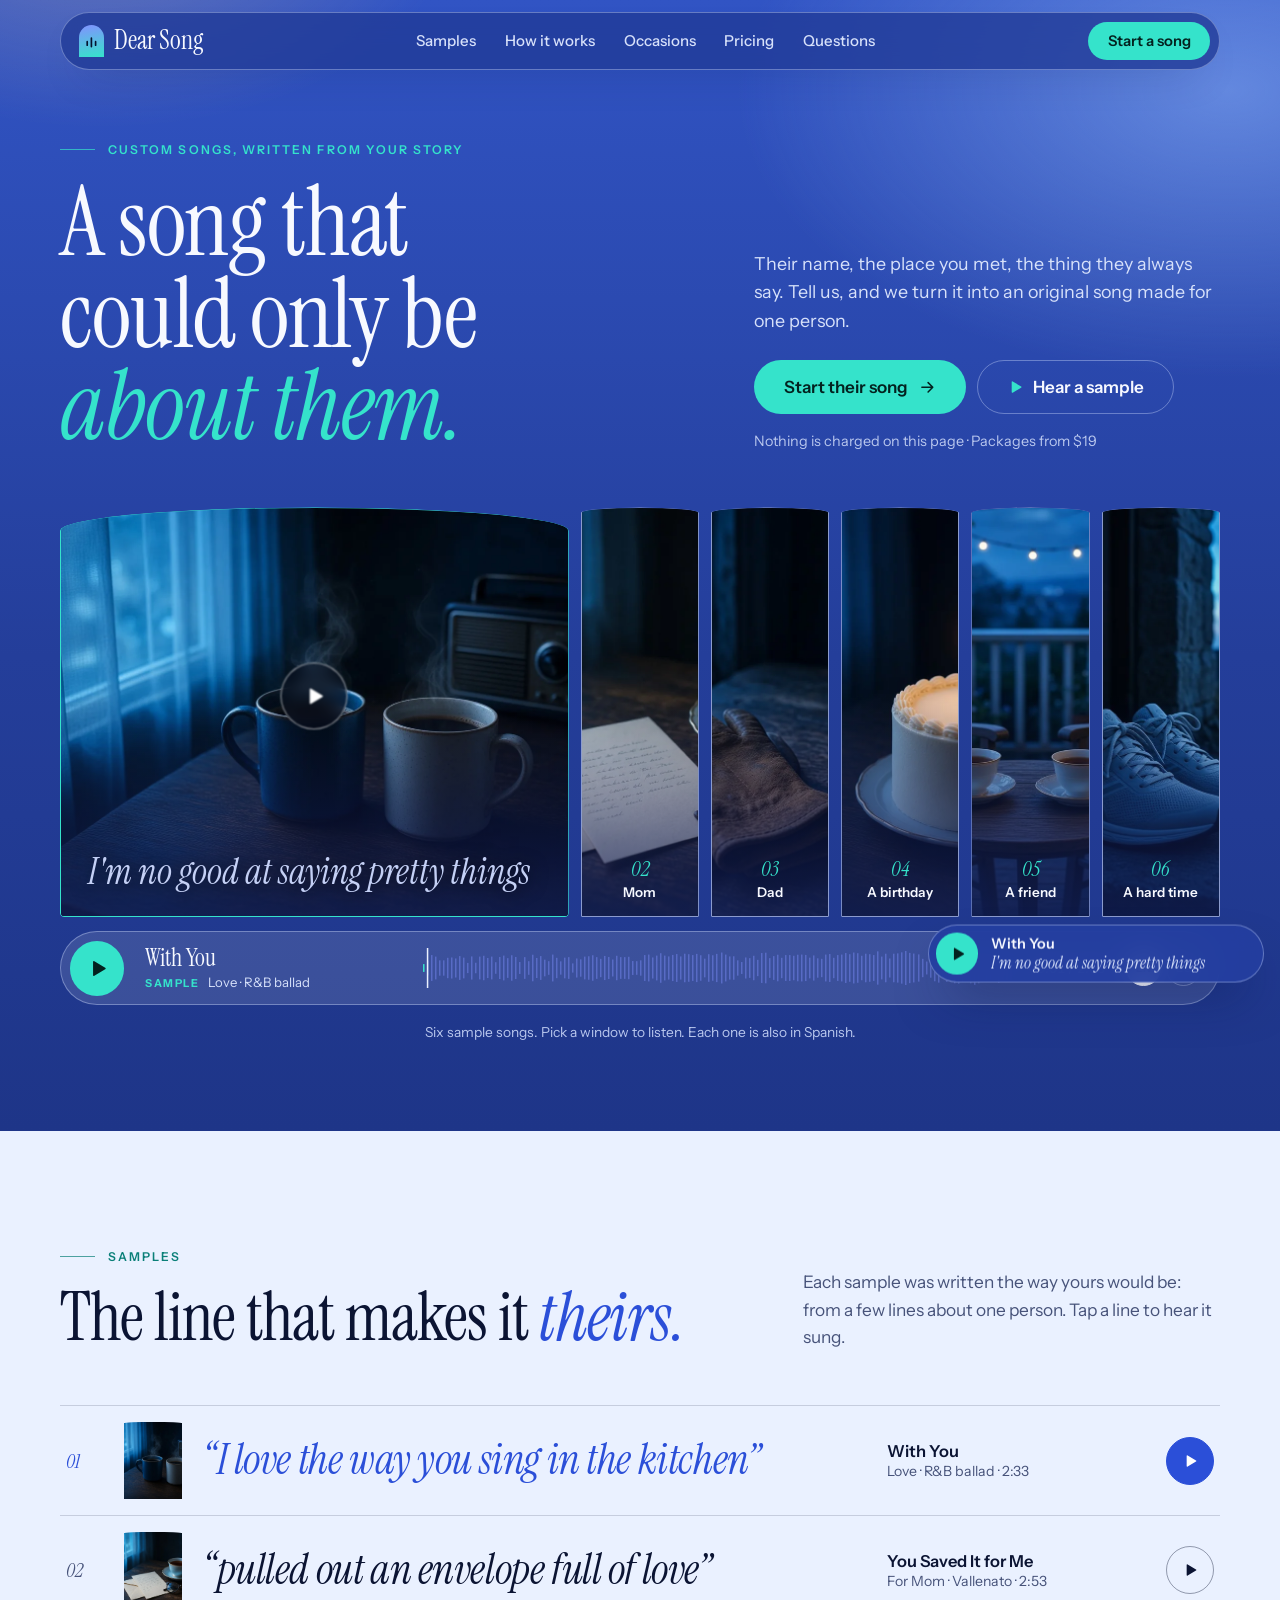
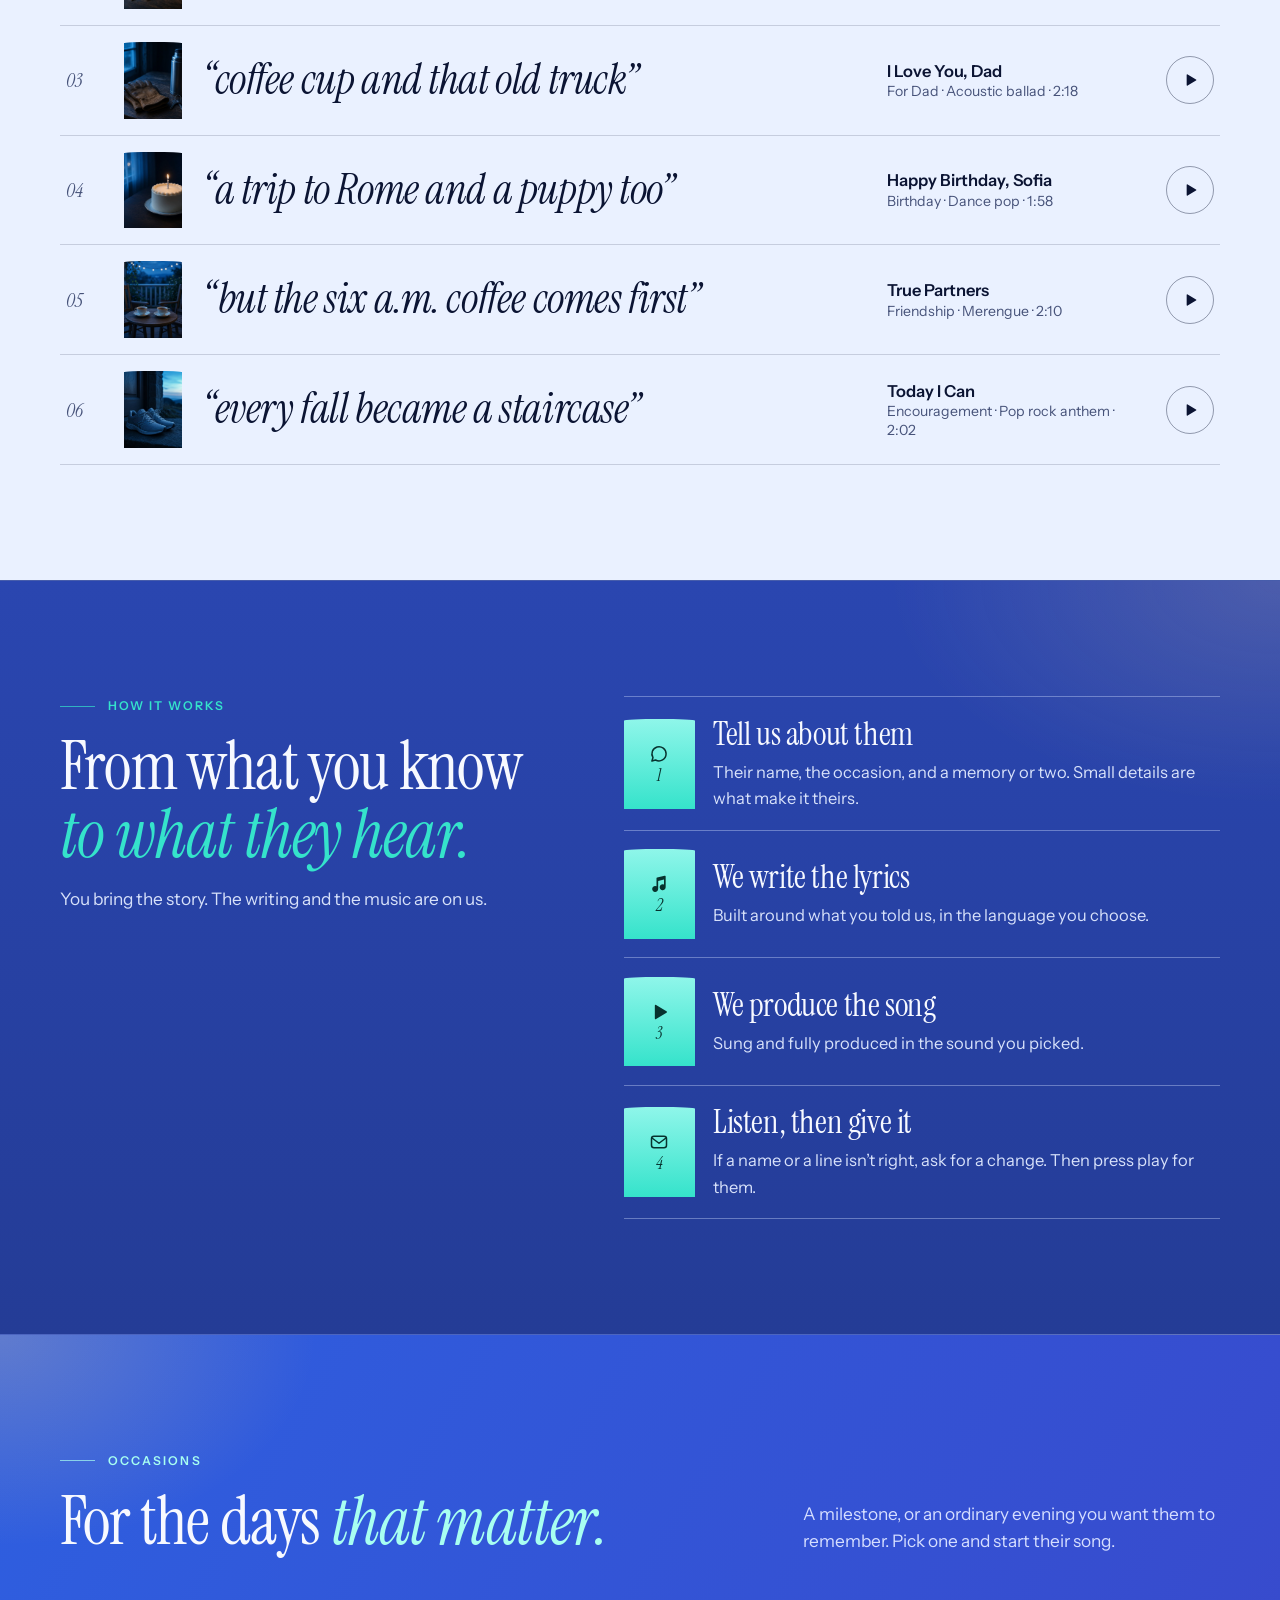
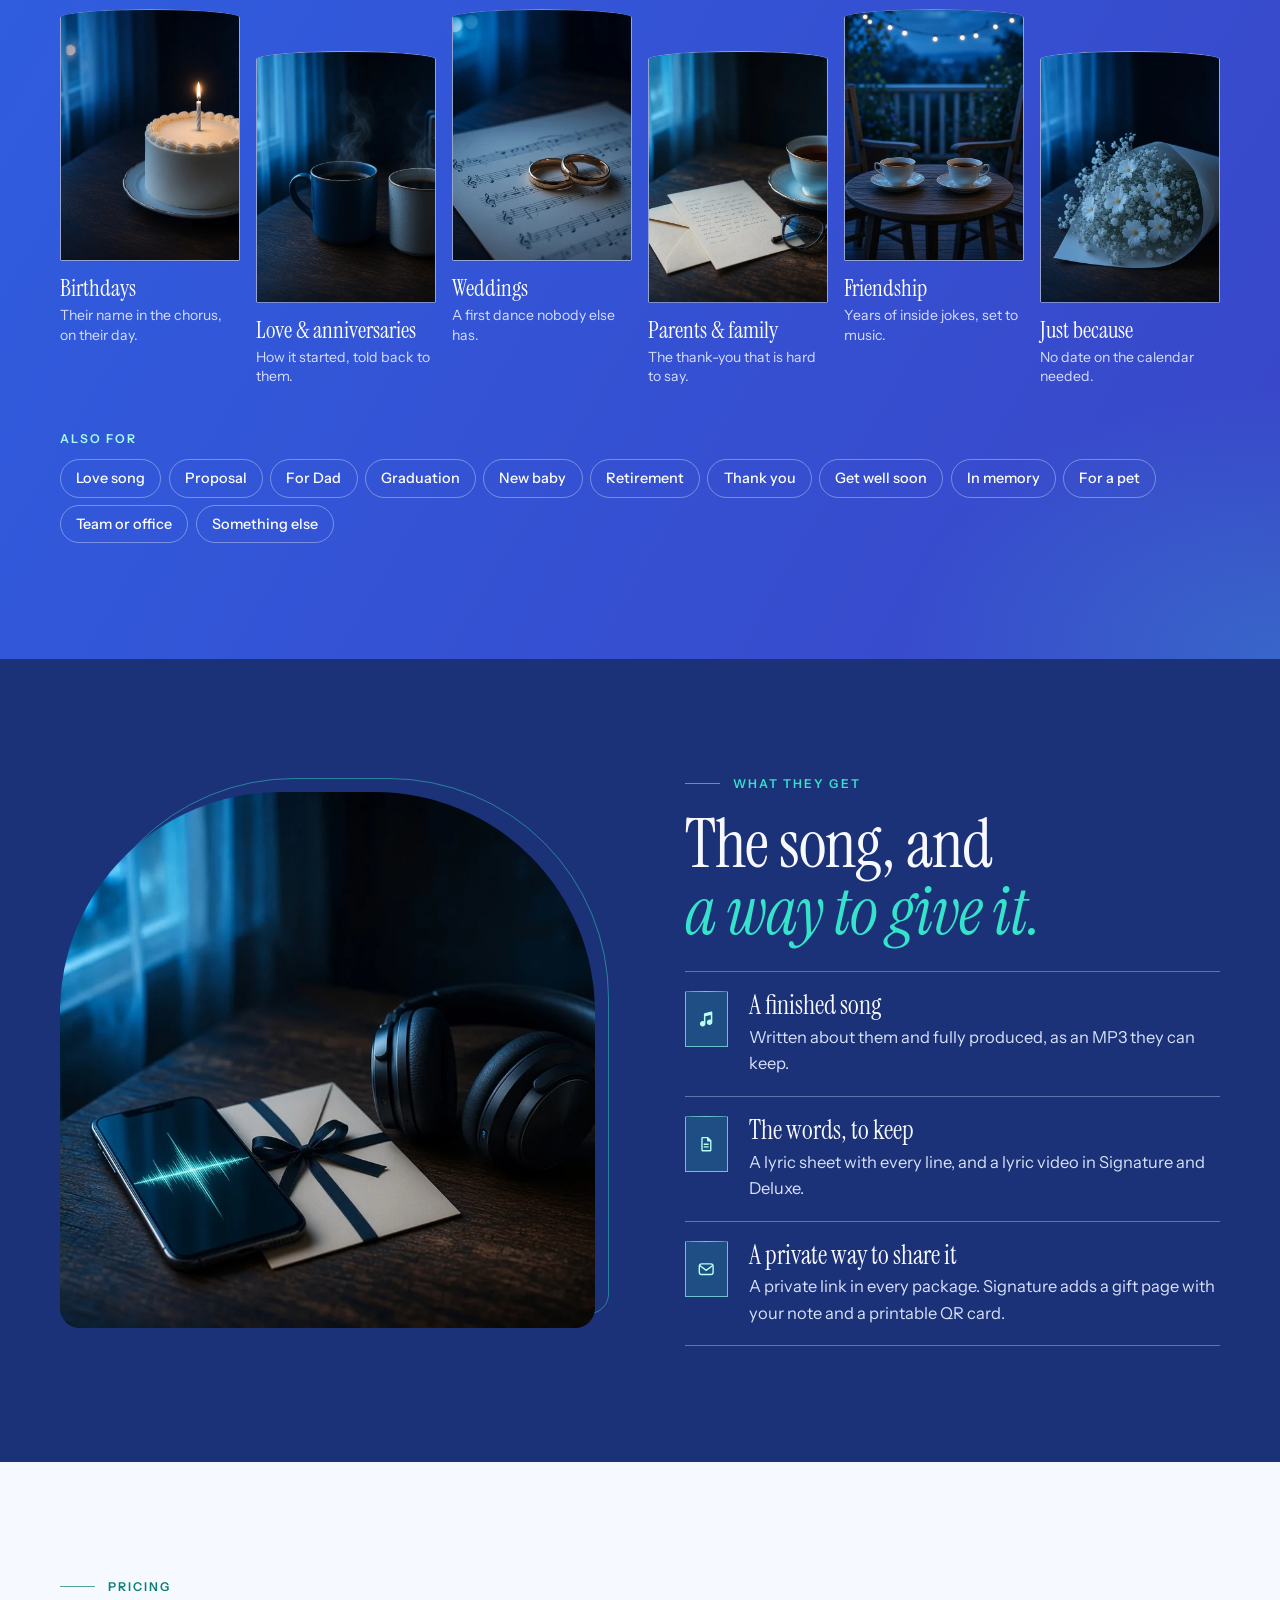
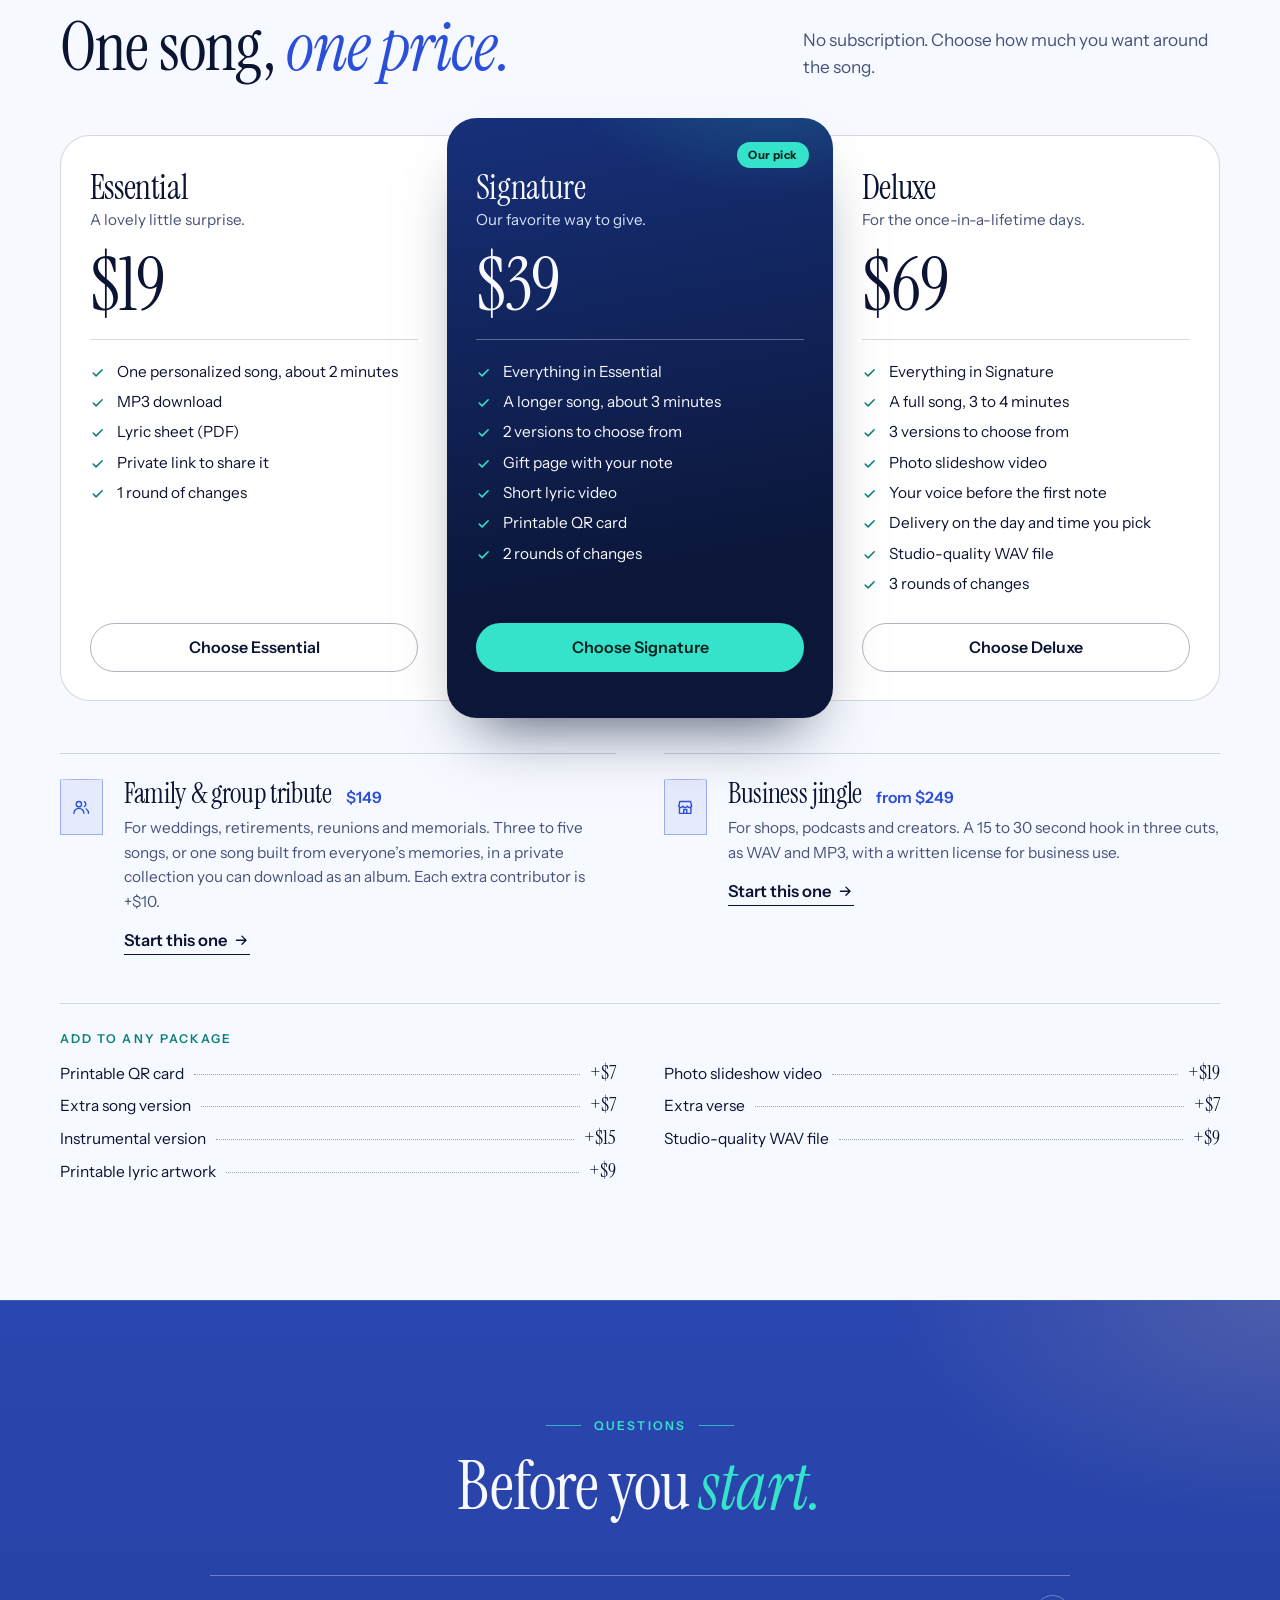
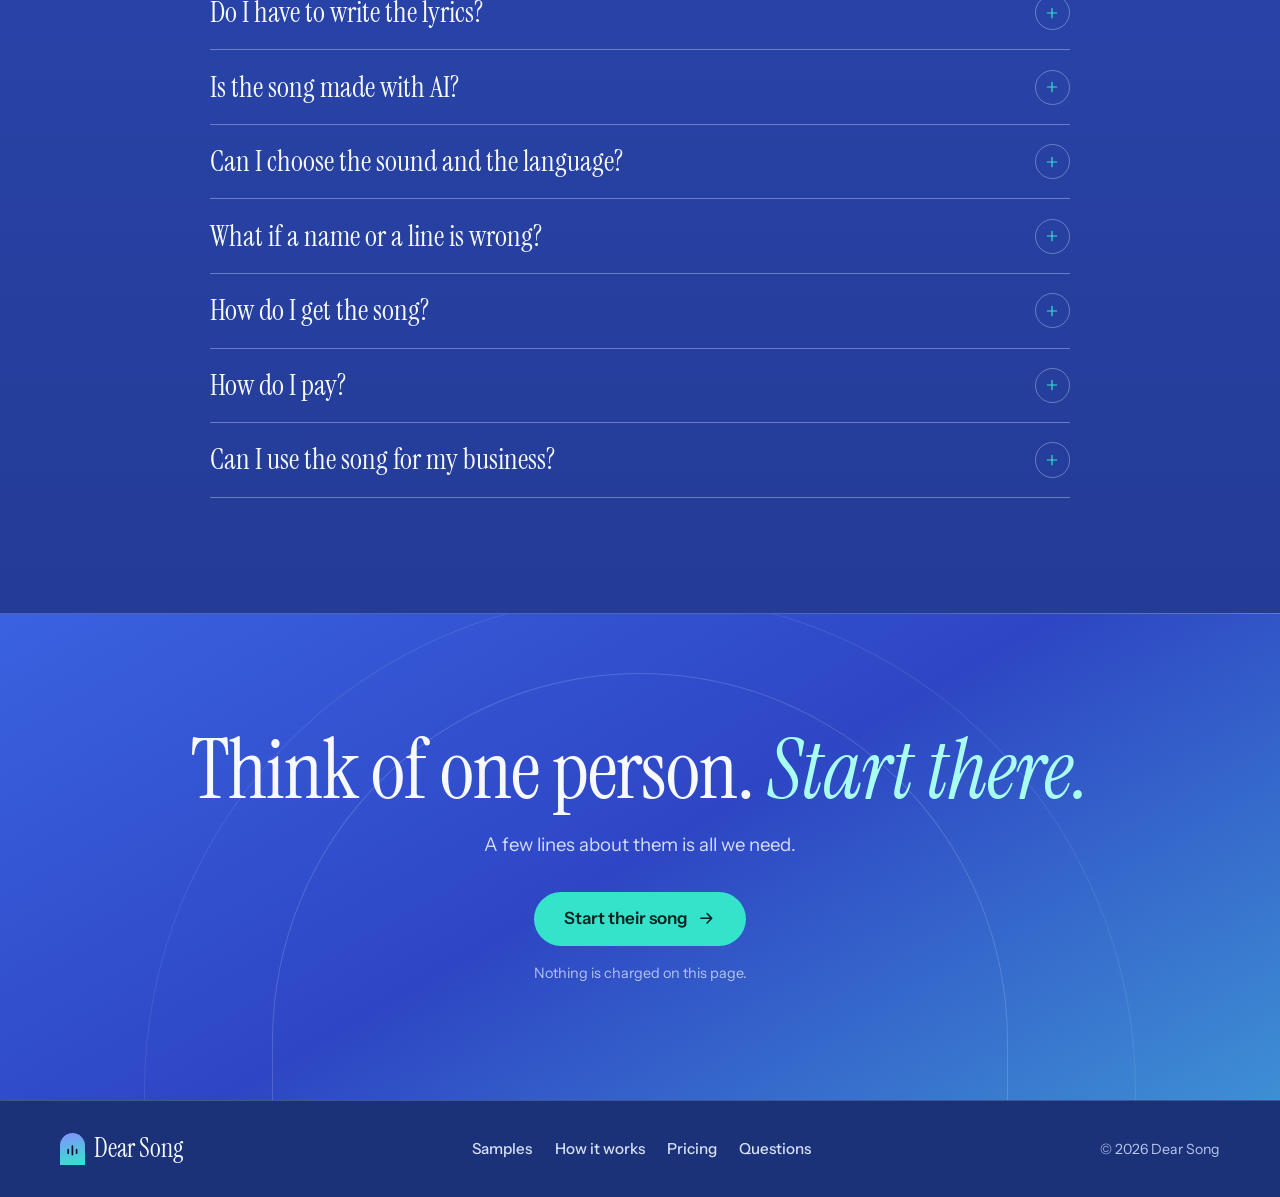
<file: demo2/index.html>
<!DOCTYPE html>
<html lang="en">
<head>
<meta charset="UTF-8">
<meta name="viewport" content="width=device-width, initial-scale=1">
<meta name="theme-color" content="#1C3278">
<meta name="description" content="An original song written from your story: their name, your memories, the things only you know. Listen to samples and start theirs.">
<title>Dear Song — A song that could only be about them</title>
<link rel="preconnect" href="https://fonts.googleapis.com">
<link rel="preconnect" href="https://fonts.gstatic.com" crossorigin>
<link href="https://fonts.googleapis.com/css2?family=Instrument+Sans:wght@400..700&family=Instrument+Serif:ital@0;1&display=swap" rel="stylesheet">
<link rel="stylesheet" href="styles.css">
<script>document.documentElement.classList.add('js');</script>
</head>
<body>

<svg class="sprite" aria-hidden="true" focusable="false">
  <symbol id="i-mark" viewBox="0 0 24 24" fill="none" stroke="currentColor" stroke-width="2.4" stroke-linecap="round"><path d="M6 11v5M12 6v12M18 11v5"/></symbol>
  <symbol id="i-play" viewBox="0 0 24 24"><path d="M7 4.500v15a1 1 0 0 0 1.500.860l12.500-7.500a1 1 0 0 0 0-1.720L8.500 3.640A1 1 0 0 0 7 4.500Z"/></symbol>
  <symbol id="i-pause" viewBox="0 0 24 24"><rect x="5" y="4" width="5" height="16" rx="1.400"/><rect x="14" y="4" width="5" height="16" rx="1.400"/></symbol>
  <symbol id="i-arrow" viewBox="0 0 24 24" fill="none" stroke="currentColor" stroke-width="2" stroke-linecap="round" stroke-linejoin="round"><path d="M5 12h14M13 6l6 6-6 6"/></symbol>
  <symbol id="i-check" viewBox="0 0 24 24" fill="none" stroke="currentColor" stroke-width="2.400" stroke-linecap="round" stroke-linejoin="round"><path d="m5 12.500 4.500 4.500L19 7.500"/></symbol>
  <symbol id="i-plus" viewBox="0 0 24 24" fill="none" stroke="currentColor" stroke-width="1.800" stroke-linecap="round"><path d="M12 5v14M5 12h14"/></symbol>
  <symbol id="i-close" viewBox="0 0 24 24" fill="none" stroke="currentColor" stroke-width="2" stroke-linecap="round"><path d="M6 6l12 12M18 6 6 18"/></symbol>
  <symbol id="i-note" viewBox="0 0 24 24"><path d="M9 4.600v10.100A3.600 3.600 0 1 0 11 18V8.300l7-1.700v6.100A3.600 3.600 0 1 0 20 16V3a1 1 0 0 0-1.240-.970l-9 2.200A1 1 0 0 0 9 5.200Z"/></symbol>
  <symbol id="i-doc" viewBox="0 0 24 24" fill="none" stroke="currentColor" stroke-width="1.800" stroke-linecap="round" stroke-linejoin="round"><path d="M7 3.500h7l4 4V20a.500.500 0 0 1-.500.500h-10.500a.500.500 0 0 1-.500-.500V4a.500.500 0 0 1 .500-.500ZM14 3.500v4h4M9.500 12h5M9.500 15.500h5"/></symbol>
  <symbol id="i-mail" viewBox="0 0 24 24" fill="none" stroke="currentColor" stroke-width="1.800" stroke-linecap="round" stroke-linejoin="round"><rect x="3" y="5" width="18" height="14" rx="3"/><path d="m4 7.500 8 6 8-6"/></symbol>
  <symbol id="i-chat" viewBox="0 0 24 24" fill="none" stroke="currentColor" stroke-width="1.800" stroke-linecap="round" stroke-linejoin="round"><path d="M20.500 11.800a8.500 8.500 0 0 1-12.600 7.400L3.500 20.500l1.300-4.200a8.500 8.500 0 1 1 15.700-4.500Z"/></symbol>
  <symbol id="i-copy" viewBox="0 0 24 24" fill="none" stroke="currentColor" stroke-width="1.800" stroke-linecap="round" stroke-linejoin="round"><rect x="8.500" y="8.500" width="12" height="12" rx="2.500"/><path d="M5.500 15.500h-.500a1.500 1.500 0 0 1-1.500-1.500V5A1.500 1.500 0 0 1 5 3.500h9A1.500 1.500 0 0 1 15.500 5v.500"/></symbol>
  <symbol id="i-group" viewBox="0 0 24 24" fill="none" stroke="currentColor" stroke-width="1.800" stroke-linecap="round" stroke-linejoin="round"><circle cx="9" cy="8" r="3.500"/><path d="M2.500 20a6.500 6.500 0 0 1 13 0M16 4.800a3.500 3.500 0 0 1 0 6.400M18.500 14.300a6.500 6.500 0 0 1 3 5.700"/></symbol>
  <symbol id="i-biz" viewBox="0 0 24 24" fill="none" stroke="currentColor" stroke-width="1.800" stroke-linecap="round" stroke-linejoin="round"><path d="M3.500 10.500 5 4.500h14l1.500 6M4.500 10.500V20h15v-9.500M3.500 10.500a3 3 0 0 0 5.670 0 3 3 0 0 0 5.660 0 3 3 0 0 0 5.670 0M10 20v-5h4v5"/></symbol>
</svg>

<a class="skip" href="#main">Skip to content</a>

<header class="nav" id="top">
  <div class="nav-row">
    <a class="logo" href="#top" aria-label="Home">
      <span class="logo-mark" aria-hidden="true"><svg><use href="#i-mark"/></svg></span>
      <span data-brand>Dear Song</span>
    </a>
    <nav class="nav-links" id="navLinks" aria-label="Sections">
      <a href="#samples">Samples</a>
      <a href="#how">How it works</a>
      <a href="#occasions">Occasions</a>
      <a href="#pricing">Pricing</a>
      <a href="#faq">Questions</a>
    </nav>
    <button class="btn btn-sm nav-cta" type="button" data-order>Start a song</button>
    <button class="menu-btn" id="menuBtn" type="button" aria-expanded="false" aria-controls="navLinks" aria-label="Menu"><span></span><span></span></button>
  </div>
</header>

<main id="main">

<!-- ============================================================ HERO (dark): headline, then a row of windows, one per sample song -->
<section class="hero">
  <div class="wrap">
    <div class="hero-head">
      <div>
        <p class="eyebrow">Custom songs, written from your story</p>
        <h1>A song that could only be <em>about them.</em></h1>
      </div>
      <div class="hero-side">
        <p class="lede">Their name, the place you met, the thing they always say. Tell us, and we turn it into an original song made for one person.</p>
        <div class="actions">
          <button class="btn btn-lg" type="button" data-order>Start their song <svg aria-hidden="true"><use href="#i-arrow"/></svg></button>
          <button class="btn btn-lg btn-ghost" type="button" data-toggle-play aria-label="Play or pause a sample song"><svg aria-hidden="true"><use href="#i-play" data-play-icon/></svg> Hear a sample</button>
        </div>
        <p class="fine">Nothing is charged on this page <span aria-hidden="true">·</span> Packages from <span data-from-price>$19</span></p>
      </div>
    </div>

    <div class="stage" id="deck">
      <div class="windows" id="windows" role="group" aria-label="Sample songs"></div>

      <div class="console">
        <button class="play" type="button" data-toggle-play aria-label="Play or pause the sample song"><svg aria-hidden="true"><use href="#i-play" data-play-icon/></svg></button>
        <div class="now">
          <p class="now-title" data-now-title>With You</p>
          <p class="now-meta"><span class="tag">Sample</span><span data-now-tag>Love · R&amp;B ballad</span></p>
        </div>
        <div class="wave" id="wave" role="slider" tabindex="0" aria-label="Position in the song" aria-valuemin="0" aria-valuemax="100" aria-valuenow="0"><canvas></canvas></div>
        <p class="time"><span data-now-time>0:00</span> / <span id="tDur">2:33</span></p>
        <div class="lang" role="group" aria-label="Language of the sample">
          <button type="button" data-lang="en" aria-pressed="true">EN</button>
          <button type="button" data-lang="es" aria-pressed="false">ES</button>
        </div>
      </div>
      <p class="stage-note">Six sample songs. Pick a window to listen. Each one is also in Spanish.</p>
    </div>
  </div>
</section>

<!-- ============================================================ SAMPLES (light): one real lyric line per song -->
<section class="band band-light" id="samples">
  <div class="wrap">
    <header class="head head-split rise">
      <div>
        <p class="eyebrow">Samples</p>
        <h2>The line that makes it <em>theirs.</em></h2>
      </div>
      <p>Each sample was written the way yours would be: from a few lines about one person. Tap a line to hear it sung.</p>
    </header>
    <ol class="quotes rise" id="rows"></ol>
  </div>
</section>

<!-- ============================================================ HOW (dark) -->
<section class="band band-deep" id="how">
  <div class="wrap how-grid">
    <header class="head rise">
      <p class="eyebrow">How it works</p>
      <h2>From what you know <em>to what they hear.</em></h2>
      <p>You bring the story. The writing and the music are on us.</p>
    </header>
    <ol class="steps">
      <li class="step rise">
        <span class="step-n" aria-hidden="true"><svg><use href="#i-chat"/></svg><b>1</b></span>
        <div><h3>Tell us about them</h3><p>Their name, the occasion, and a memory or two. Small details are what make it theirs.</p></div>
      </li>
      <li class="step rise">
        <span class="step-n" aria-hidden="true"><svg><use href="#i-note"/></svg><b>2</b></span>
        <div><h3>We write the lyrics</h3><p>Built around what you told us, in the language you choose.</p></div>
      </li>
      <li class="step rise">
        <span class="step-n" aria-hidden="true"><svg><use href="#i-play"/></svg><b>3</b></span>
        <div><h3>We produce the song</h3><p>Sung and fully produced in the sound you picked.</p></div>
      </li>
      <li class="step rise">
        <span class="step-n" aria-hidden="true"><svg><use href="#i-mail"/></svg><b>4</b></span>
        <div><h3>Listen, then give it</h3><p>If a name or a line isn’t right, ask for a change. Then press play for them.</p></div>
      </li>
    </ol>
  </div>
</section>

<!-- ============================================================ OCCASIONS (medium) -->
<section class="band band-mid" id="occasions">
  <div class="wrap">
    <header class="head head-split rise">
      <div>
        <p class="eyebrow">Occasions</p>
        <h2>For the days <em>that matter.</em></h2>
      </div>
      <p>A milestone, or an ordinary evening you want them to remember. Pick one and start their song.</p>
    </header>

    <div class="arcade">
      <button class="occ rise" type="button" data-order data-occasion="Birthday">
        <span class="occ-pane"><img src="media/img/birthday.webp" width="1100" height="825" loading="lazy" alt=""></span>
        <b>Birthdays</b><span>Their name in the chorus, on their day.</span>
      </button>
      <button class="occ rise" type="button" data-order data-occasion="Anniversary">
        <span class="occ-pane"><img src="media/img/love.webp" width="1100" height="825" loading="lazy" alt=""></span>
        <b>Love &amp; anniversaries</b><span>How it started, told back to them.</span>
      </button>
      <button class="occ rise" type="button" data-order data-occasion="Wedding">
        <span class="occ-pane"><img src="media/img/wedding.webp" width="1100" height="825" loading="lazy" alt=""></span>
        <b>Weddings</b><span>A first dance nobody else has.</span>
      </button>
      <button class="occ rise" type="button" data-order data-occasion="For Mom">
        <span class="occ-pane"><img src="media/img/mom.webp" width="1100" height="825" loading="lazy" alt=""></span>
        <b>Parents &amp; family</b><span>The thank-you that is hard to say.</span>
      </button>
      <button class="occ rise" type="button" data-order data-occasion="Friendship">
        <span class="occ-pane"><img src="media/img/friends.webp" width="1100" height="825" loading="lazy" alt=""></span>
        <b>Friendship</b><span>Years of inside jokes, set to music.</span>
      </button>
      <button class="occ rise" type="button" data-order data-occasion="Just because">
        <span class="occ-pane"><img src="media/img/justbecause.webp" width="1100" height="825" loading="lazy" alt=""></span>
        <b>Just because</b><span>No date on the calendar needed.</span>
      </button>
    </div>

    <div class="more rise">
      <span class="more-label">Also for</span>
      <div class="more-chips" id="moreChips"></div>
    </div>
  </div>
</section>

<!-- ============================================================ WHAT THEY GET (dark) -->
<section class="band band-ink" id="gift">
  <div class="wrap gift-grid">
    <div class="gift-art rise">
      <img src="media/img/gift.webp" width="1100" height="825" loading="lazy" alt="Headphones, a phone showing a sound wave and an envelope tied with a ribbon on a table.">
    </div>
    <div>
      <header class="head rise">
        <p class="eyebrow">What they get</p>
        <h2>The song, and <em>a way to give it.</em></h2>
      </header>
      <ul class="gift-list">
        <li class="rise"><span class="ico"><svg aria-hidden="true"><use href="#i-note"/></svg></span><div><b>A finished song</b><p>Written about them and fully produced, as an MP3 they can keep.</p></div></li>
        <li class="rise"><span class="ico"><svg aria-hidden="true"><use href="#i-doc"/></svg></span><div><b>The words, to keep</b><p>A lyric sheet with every line, and a lyric video in Signature and Deluxe.</p></div></li>
        <li class="rise"><span class="ico"><svg aria-hidden="true"><use href="#i-mail"/></svg></span><div><b>A private way to share it</b><p>A private link in every package. Signature adds a gift page with your note and a printable QR card.</p></div></li>
      </ul>
    </div>
  </div>
</section>

<!-- ============================================================ PRICING (light) -->
<section class="band band-paper" id="pricing">
  <div class="wrap">
    <header class="head head-split rise">
      <div>
        <p class="eyebrow">Pricing</p>
        <h2>One song, <em>one price.</em></h2>
      </div>
      <p>No subscription. Choose how much you want around the song.</p>
    </header>
    <div class="prices rise" id="prices"></div>
    <div class="specials" id="specials"></div>
    <div class="addons rise">
      <p class="addons-label">Add to any package</p>
      <ul id="addonList"></ul>
    </div>
  </div>
</section>

<!-- ============================================================ FAQ (dark) -->
<section class="band band-deep" id="faq">
  <div class="wrap faq-wrap">
    <header class="head head-center rise">
      <p class="eyebrow">Questions</p>
      <h2>Before you <em>start.</em></h2>
    </header>
    <div class="faq rise">
      <details><summary>Do I have to write the lyrics?<span aria-hidden="true"><svg><use href="#i-plus"/></svg></span></summary><p>No. You give us names, moments and what you want to say. We write the lyrics from that.</p></details>
      <details><summary>Is the song made with AI?<span aria-hidden="true"><svg><use href="#i-plus"/></svg></span></summary><p>Yes. We use AI music tools to turn your story into lyrics and a full production. You hear the result and can ask for changes before you give it.</p></details>
      <details><summary>Can I choose the sound and the language?<span aria-hidden="true"><svg><use href="#i-plus"/></svg></span></summary><p>Yes. Pick a style in the order form, or tell us an artist or mood you have in mind. Tell us the language too. The samples on this page are in English and Spanish.</p></details>
      <details><summary>What if a name or a line is wrong?<span aria-hidden="true"><svg><use href="#i-plus"/></svg></span></summary><p>Every package includes rounds of changes: one in Essential, two in Signature, three in Deluxe.</p></details>
      <details><summary>How do I get the song?<span aria-hidden="true"><svg><use href="#i-plus"/></svg></span></summary><p>We send it to you by reply to your order, with everything else in your package. You decide when and how they hear it.</p></details>
      <details><summary>How do I pay?<span aria-hidden="true"><svg><use href="#i-plus"/></svg></span></summary><p>Nothing is charged on this page. After you send your order we reply with the total and how to pay, and we start once that’s done.</p></details>
      <details><summary>Can I use the song for my business?<span aria-hidden="true"><svg><use href="#i-plus"/></svg></span></summary><p>Gift songs are for personal use: playing, sharing and posting them as a gift. For ads, shops and podcasts, choose the Business jingle, which comes with a written license.</p></details>
    </div>
  </div>
</section>

<!-- ============================================================ CLOSING (medium) -->
<section class="band closing">
  <div class="wrap">
    <h2 class="rise">Think of one person. <em>Start there.</em></h2>
    <p class="rise">A few lines about them is all we need.</p>
    <button class="btn btn-lg rise" type="button" data-order>Start their song <svg aria-hidden="true"><use href="#i-arrow"/></svg></button>
    <p class="fine rise">Nothing is charged on this page.</p>
  </div>
</section>

</main>

<footer class="footer">
  <div class="wrap footer-row">
    <a class="logo" href="#top" aria-label="Back to top">
      <span class="logo-mark" aria-hidden="true"><svg><use href="#i-mark"/></svg></span>
      <span data-brand>Dear Song</span>
    </a>
    <nav aria-label="Footer"><a href="#samples">Samples</a><a href="#how">How it works</a><a href="#pricing">Pricing</a><a href="#faq">Questions</a></nav>
    <span class="copy">© <span id="year">2026</span> <span data-brand>Dear Song</span></span>
  </div>
</footer>

<button class="now-pill" id="nowPill" type="button" data-toggle-play aria-label="Play or pause the song">
  <span class="pill-btn" aria-hidden="true"><svg><use href="#i-play" data-play-icon/></svg></span>
  <span class="pill-text"><b data-now-title>With You</b><span id="pillLine"></span></span>
</button>

<!-- ============================================================ ORDER FORM -->
<dialog class="order" id="order" aria-labelledby="orderTitle">
  <button class="order-close" type="button" id="orderClose" aria-label="Close"><svg aria-hidden="true"><use href="#i-close"/></svg></button>

  <form id="orderForm" novalidate>
    <header class="order-head">
      <p class="eyebrow">Start here</p>
      <h2 id="orderTitle">Tell us <em>about them.</em></h2>
      <p>Four quick things. Nothing is charged on this page.</p>
    </header>

    <div class="field-row">
      <label class="field">Who is the song for? <input id="fRecipient" name="recipient" required maxlength="80" placeholder="e.g. Maya, my wife" autocomplete="off"></label>
      <label class="field">What’s the occasion? <select id="fOccasion" name="occasion"></select></label>
    </div>
    <label class="field">A memory or two
      <textarea id="fMemory" name="memory" required rows="4" maxlength="900" placeholder="Where you met, what they always say, a moment only the two of you remember…"></textarea>
    </label>
    <div class="field-row">
      <label class="field">Sound <select id="fSound" name="sound"></select></label>
      <label class="field">Language <input id="fLanguage" name="language" list="langOptions" value="English" maxlength="40"></label>
      <datalist id="langOptions"><option value="English"><option value="Spanish"><option value="English and Spanish"><option value="French"><option value="Portuguese"></datalist>
    </div>

    <fieldset class="choices">
      <legend>Package</legend>
      <div class="pkg-choices" id="pkgChoices"></div>
    </fieldset>
    <fieldset class="choices" id="addonField">
      <legend>Add-ons <span>optional</span></legend>
      <div class="addon-choices" id="addonChoices"></div>
    </fieldset>

    <label class="field">Your name <input id="fBuyer" name="buyer" required maxlength="80" autocomplete="name"></label>

    <div class="order-foot">
      <p class="total"><span>Total</span><b id="orderTotal">$39</b></p>
      <button class="btn" type="submit">Review my order <svg aria-hidden="true"><use href="#i-arrow"/></svg></button>
    </div>
    <p class="form-error" id="formError" role="alert" hidden></p>
  </form>

  <div class="order-done" id="orderDone" hidden>
    <header class="order-head">
      <p class="eyebrow">Almost there</p>
      <h2 tabindex="-1" id="doneTitle">Your order is ready to send.</h2>
      <p id="doneLead">Send it to us and we’ll reply with the total and how to pay.</p>
    </header>
    <pre id="orderText"></pre>
    <div class="send">
      <a class="btn" id="sendMail" href="#"><svg aria-hidden="true"><use href="#i-mail"/></svg> Send by email</a>
      <a class="btn btn-quiet" id="sendWa" href="#" target="_blank" rel="noopener"><svg aria-hidden="true"><use href="#i-chat"/></svg> Send on WhatsApp</a>
      <button class="btn btn-quiet" type="button" id="copyOrder"><svg aria-hidden="true"><use href="#i-copy"/></svg> Copy</button>
    </div>
    <p class="send-note" id="sendNote" role="status"></p>
    <button class="link" type="button" id="editOrder">Change something</button>
  </div>
</dialog>

<script src="config.js"></script>
<script src="songs.js"></script>
<script src="script.js"></script>
</body>
</html>
</file>
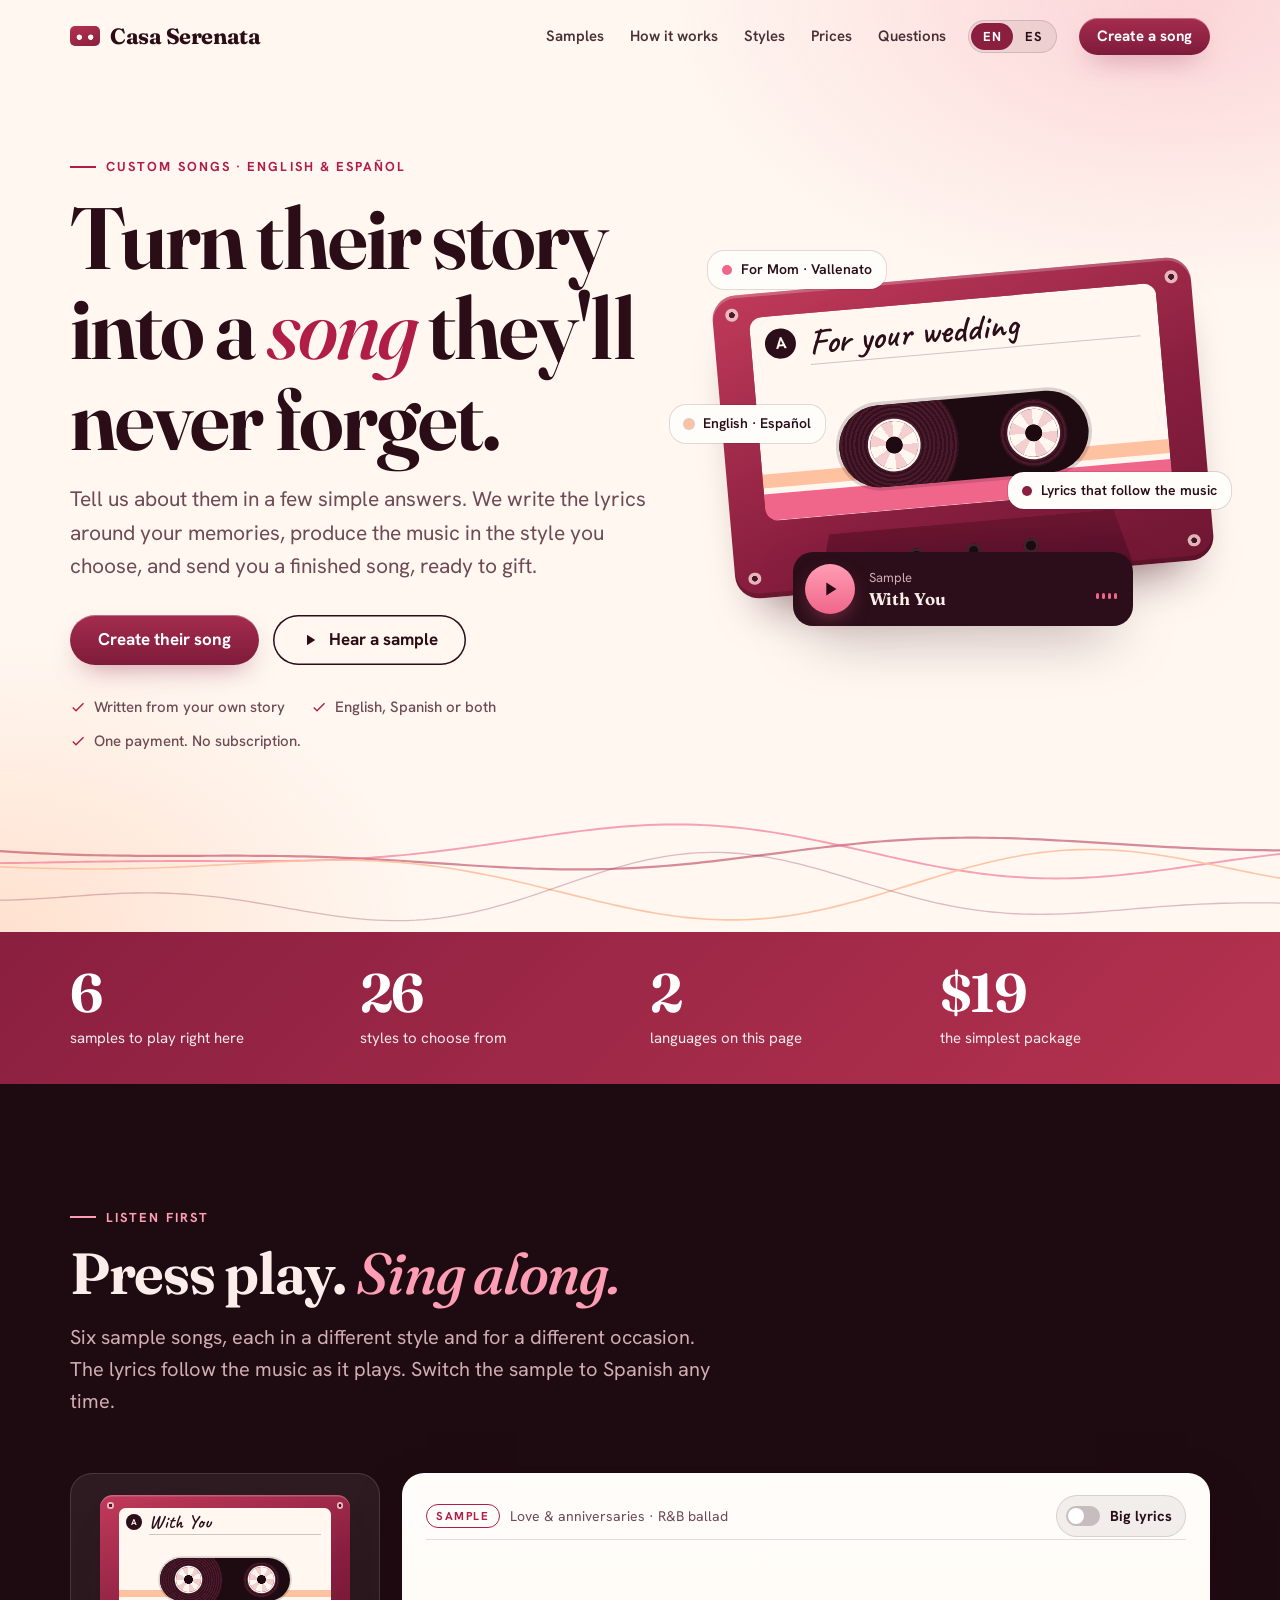
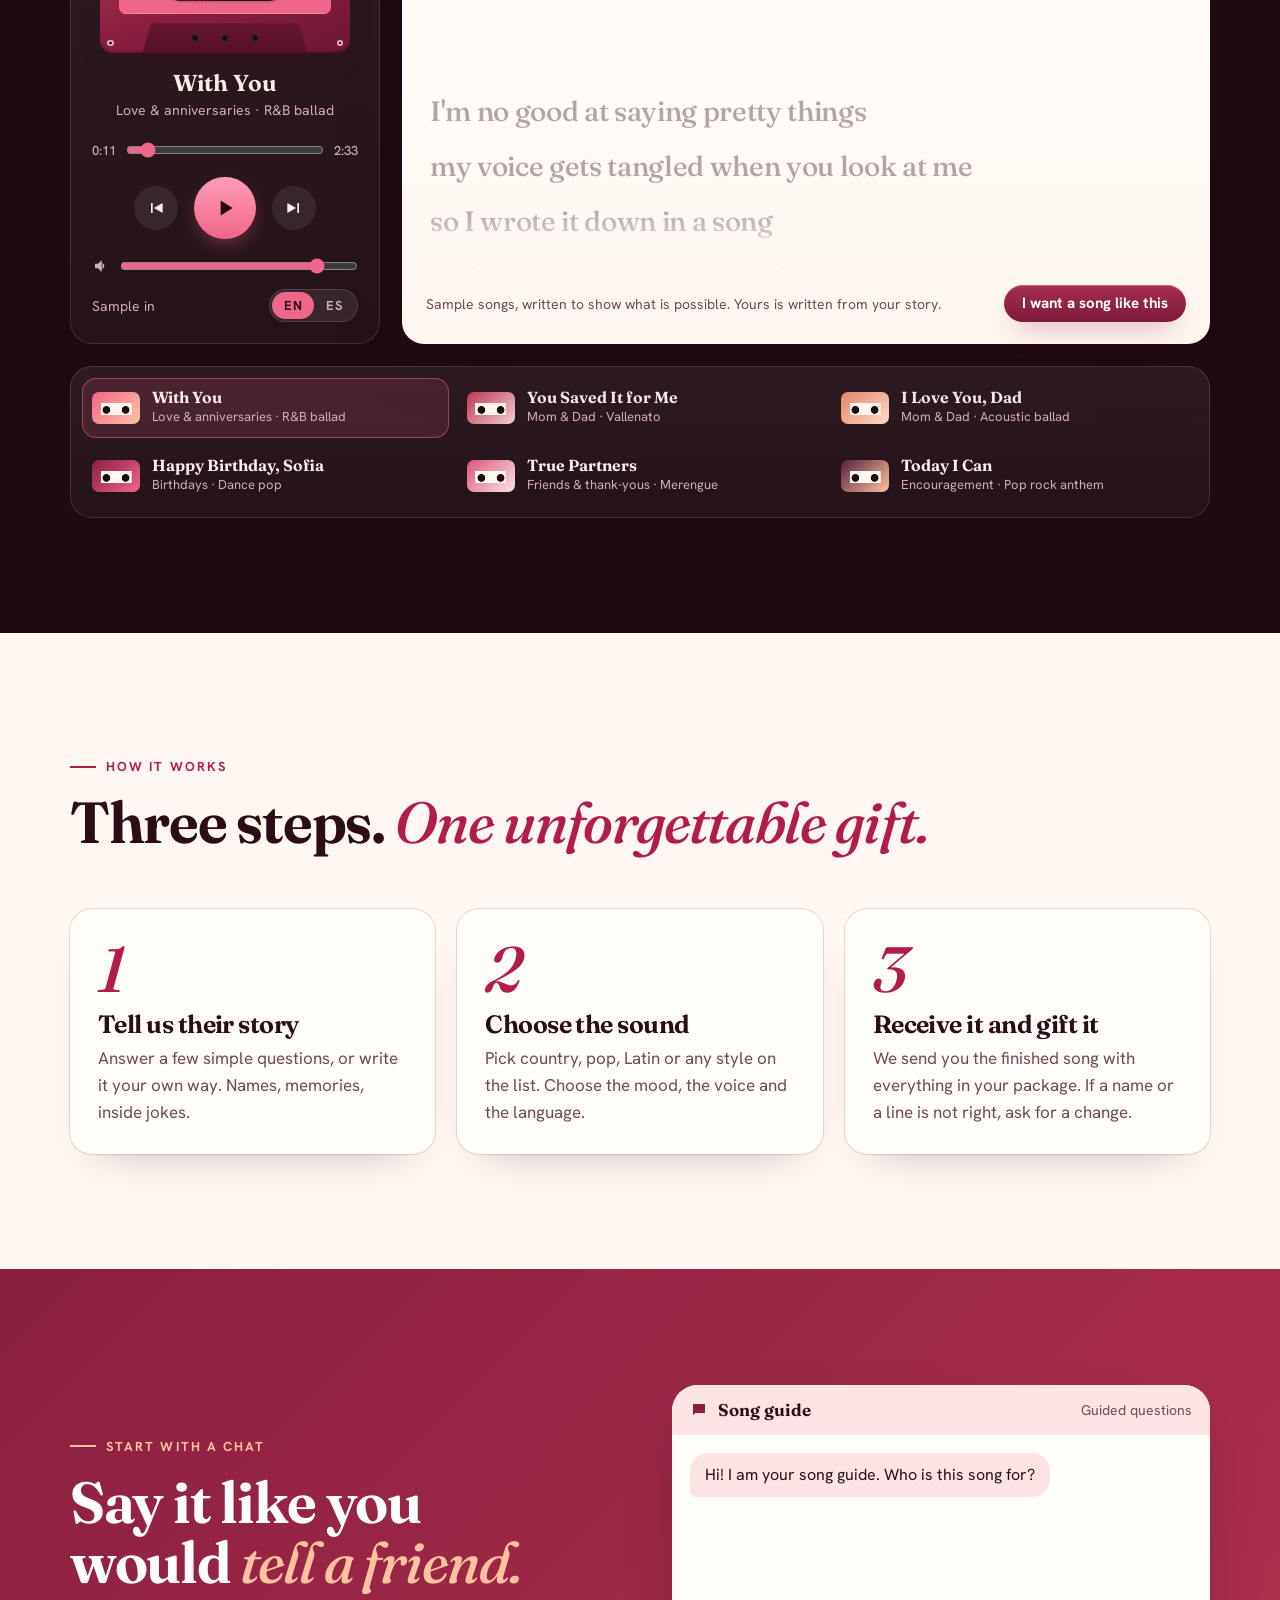
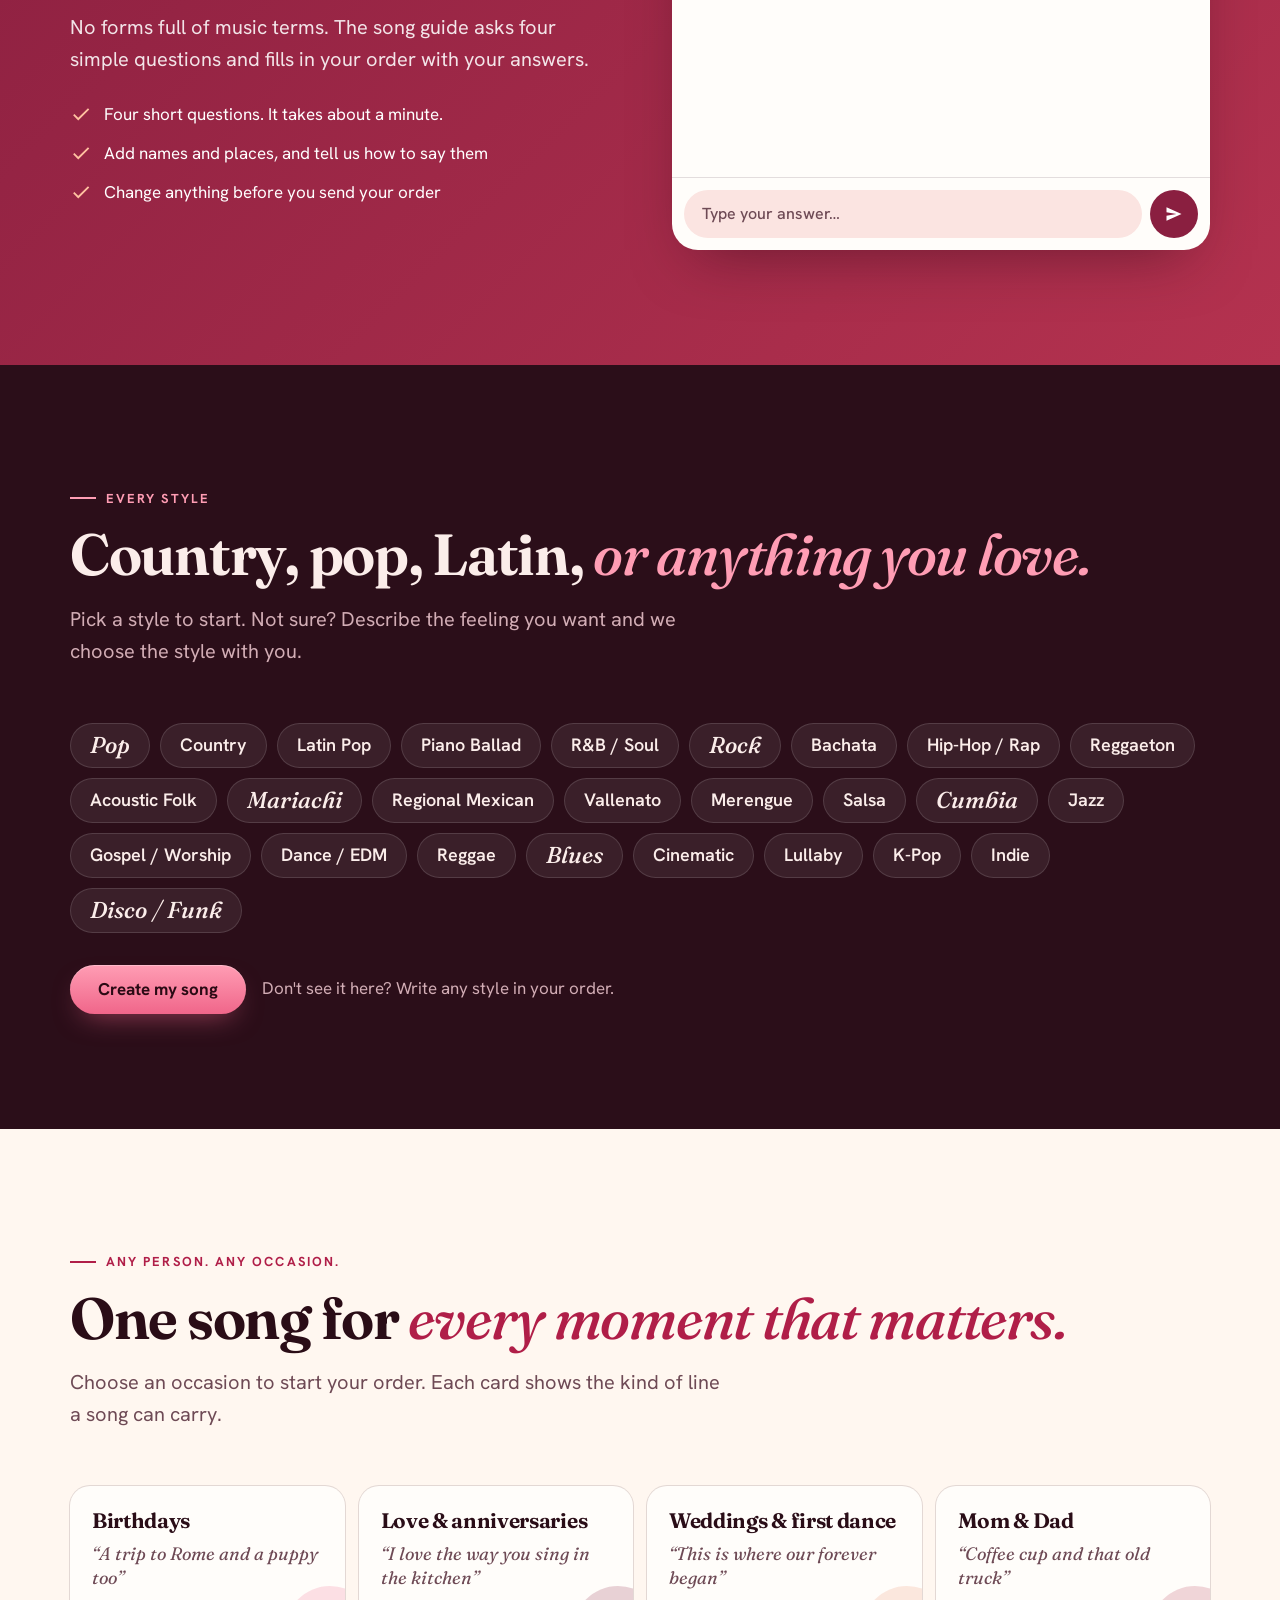
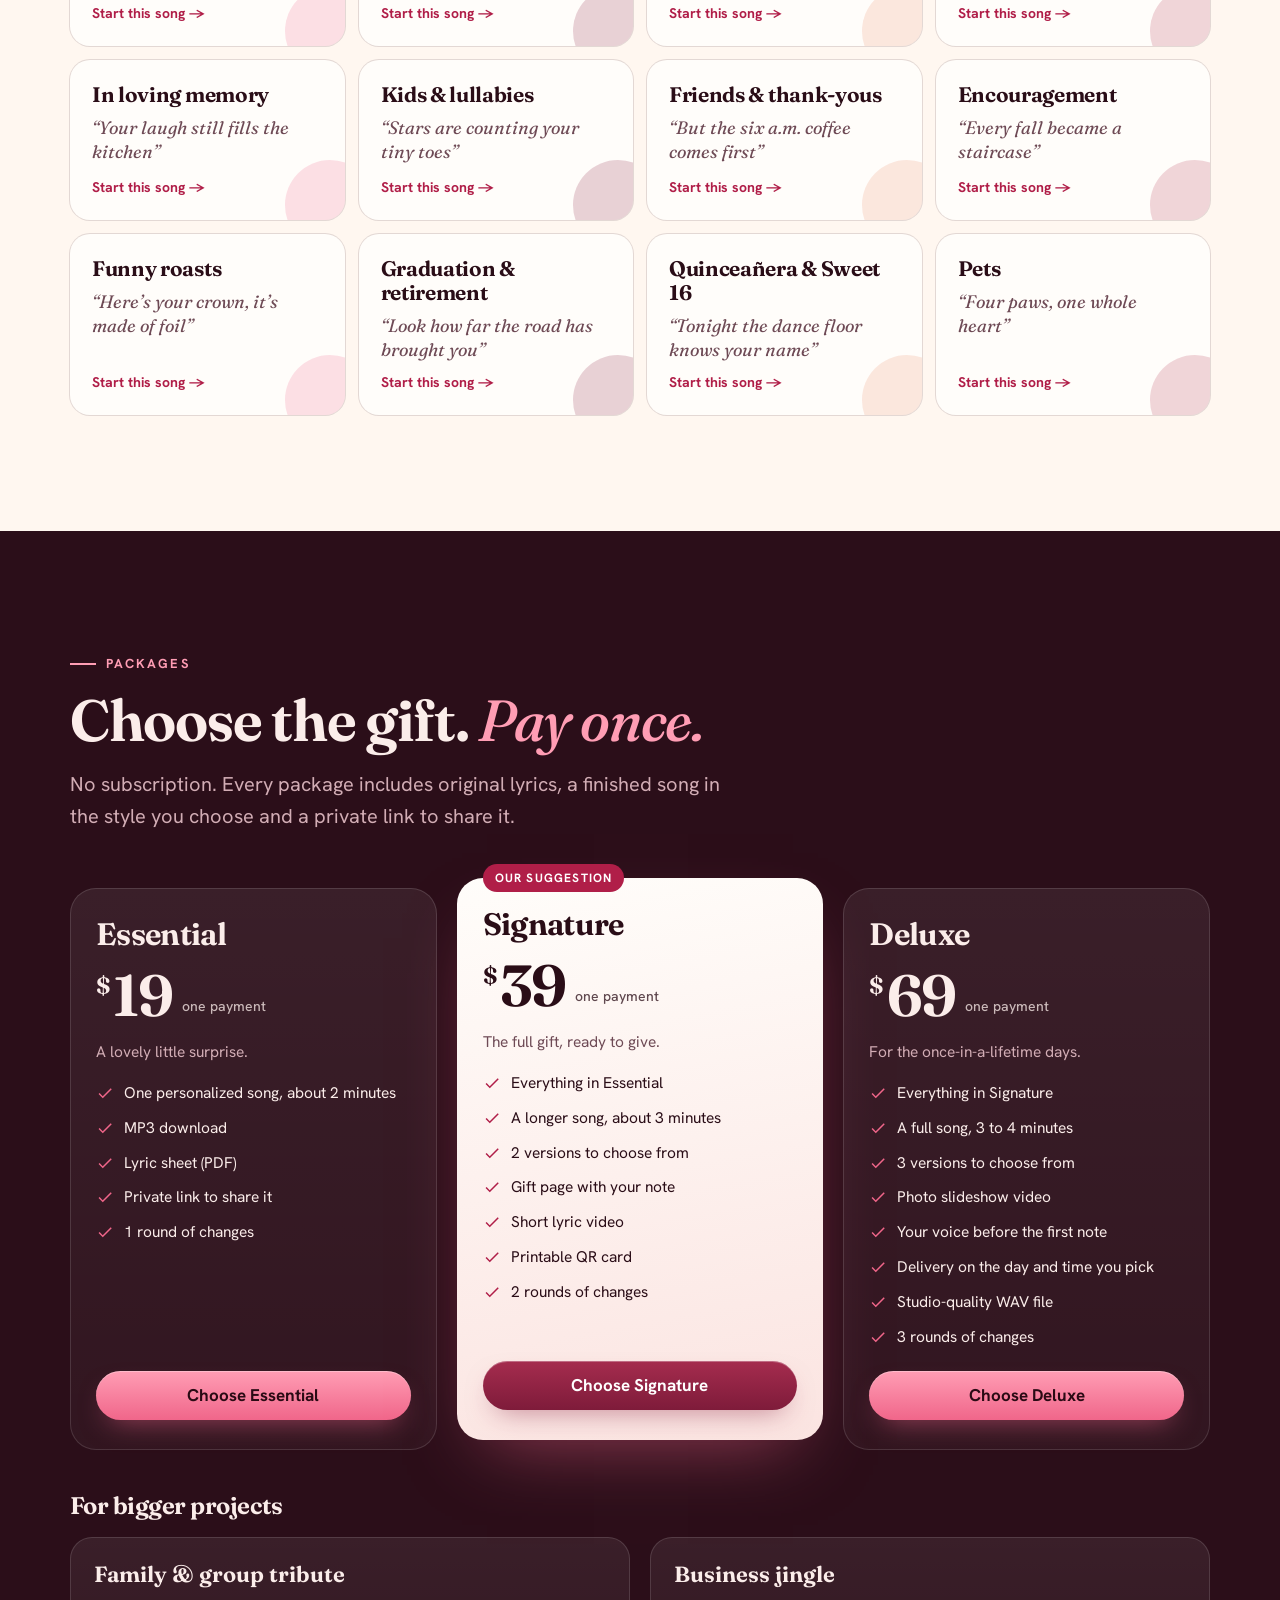
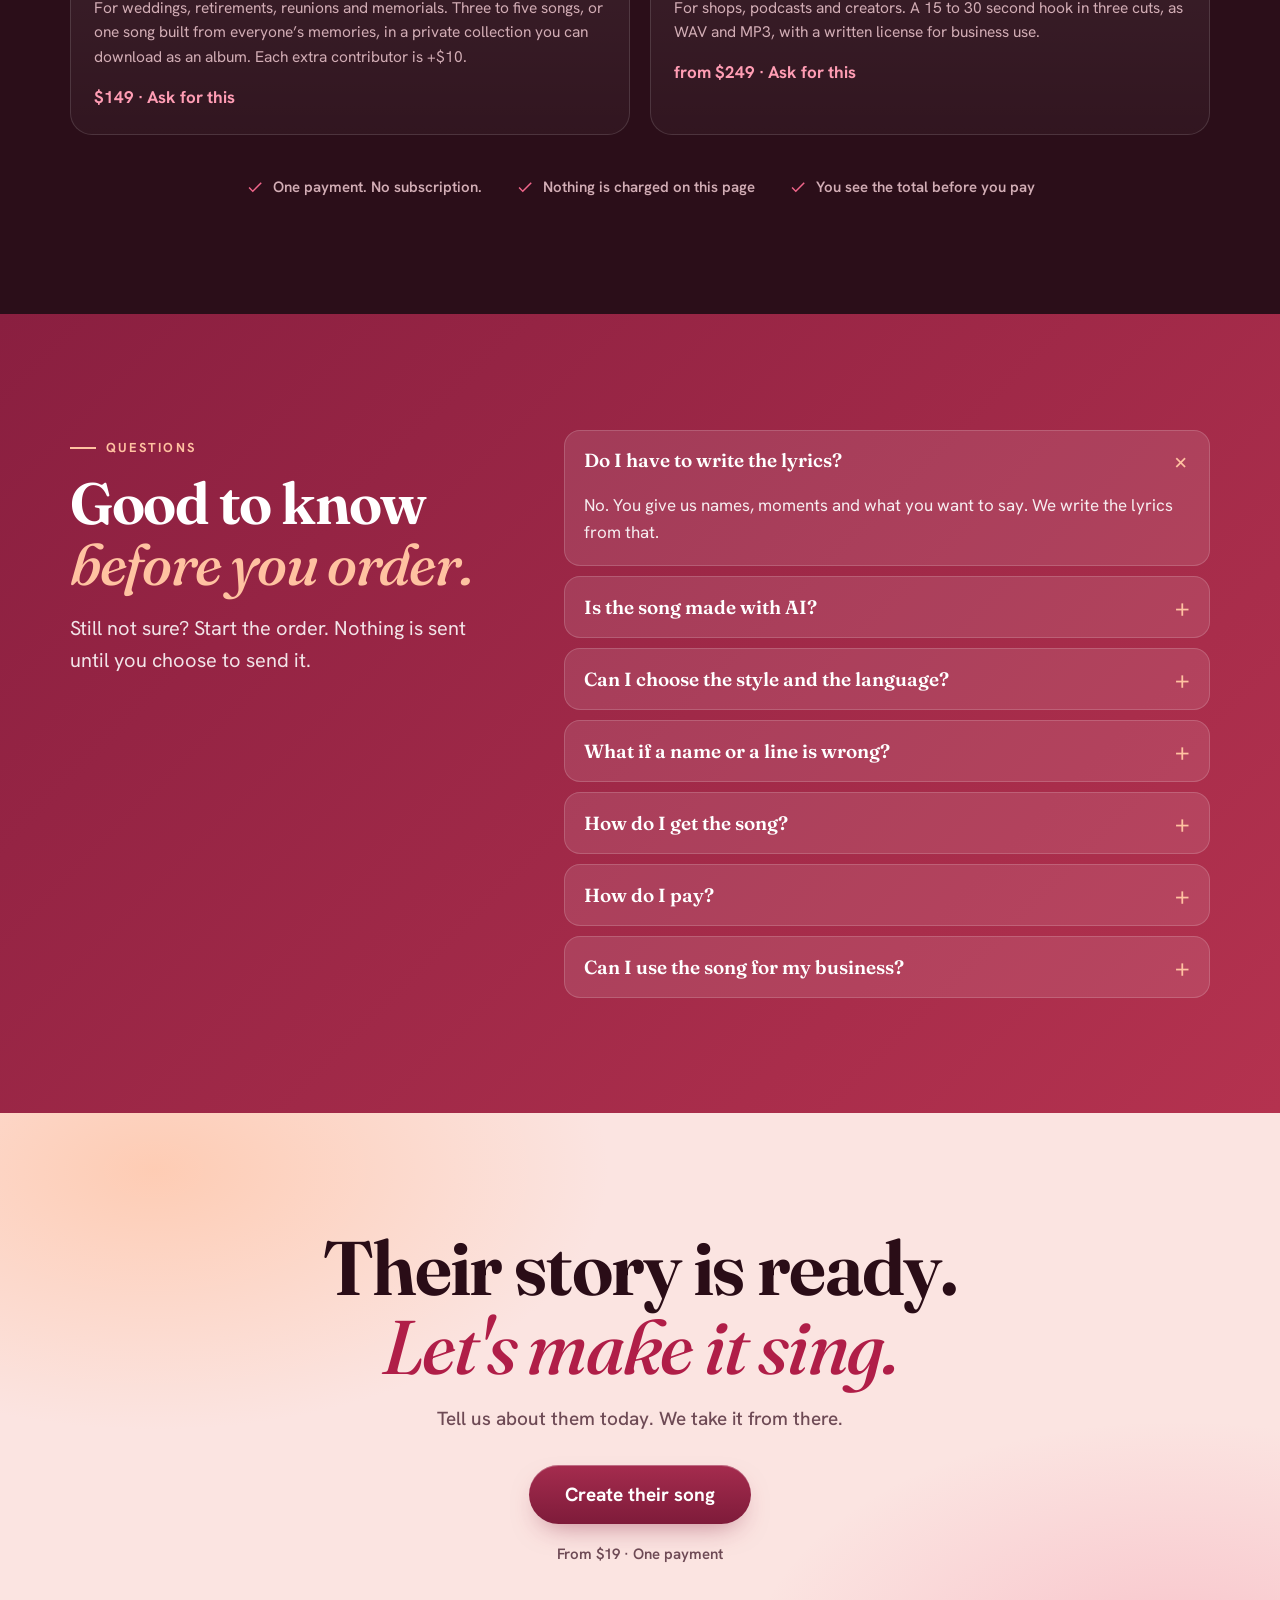
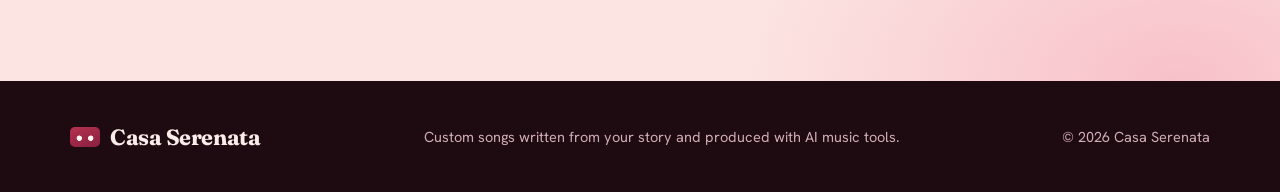
<file: demo3/index.html>
<!doctype html>
<html lang="en">
<head>
<meta charset="utf-8">
<meta name="viewport" content="width=device-width, initial-scale=1, viewport-fit=cover">
<title>Casa Serenata · Custom songs</title>
<meta name="description" content="A custom song written from your story, in the style you choose. In English or Spanish." data-i18n-content="doc.desc">
<meta name="theme-color" content="#FFF7F0">
<link rel="preconnect" href="https://fonts.googleapis.com">
<link rel="preconnect" href="https://fonts.gstatic.com" crossorigin>
<link rel="stylesheet" href="https://fonts.googleapis.com/css2?family=Caveat:wght@600&family=Fraunces:ital,opsz,wght@0,9..144,500..800;1,9..144,400..700&family=Hanken+Grotesk:wght@400..700&display=swap">
<link rel="stylesheet" href="styles.css">
</head>
<body>

<!-- Icons used across the page -->
<svg width="0" height="0" style="position:absolute" aria-hidden="true">
  <symbol id="i-play" viewBox="0 0 24 24"><path d="M8 5v14l11-7z"/></symbol>
  <symbol id="i-pause" viewBox="0 0 24 24"><path d="M6 5h4v14H6zM14 5h4v14h-4z"/></symbol>
  <symbol id="i-check" viewBox="0 0 24 24"><path d="M9 16.2 4.8 12l-1.4 1.4L9 19 21 7l-1.4-1.4z"/></symbol>
  <symbol id="i-prev" viewBox="0 0 24 24"><path d="M6 6h2v12H6zM20 6v12L9.5 12z"/></symbol>
  <symbol id="i-next" viewBox="0 0 24 24"><path d="M16 6h2v12h-2zM4 6v12l10.5-6z"/></symbol>
  <symbol id="i-vol" viewBox="0 0 24 24"><path d="M4 9v6h4l5 5V4L8 9zm12.5 3a4.5 4.5 0 0 0-2.5-4v8a4.5 4.5 0 0 0 2.5-4z"/></symbol>
  <symbol id="i-send" viewBox="0 0 24 24"><path d="M3 20l18-8L3 4v6l12 2-12 2z"/></symbol>
  <symbol id="i-chat" viewBox="0 0 24 24"><path d="M4 4h16v12H7l-3 3z"/></symbol>
  <symbol id="i-mic" viewBox="0 0 24 24"><path d="M12 14a3 3 0 0 0 3-3V6a3 3 0 0 0-6 0v5a3 3 0 0 0 3 3zm5-3a5 5 0 0 1-10 0H5a7 7 0 0 0 6 6.9V21h2v-3.1A7 7 0 0 0 19 11z"/></symbol>
</svg>

<header class="nav" id="nav"><div class="wrap">
  <a class="brand" href="#top"><i aria-hidden="true"></i><span data-brand>Casa Serenata</span></a>
  <nav aria-label="Main" data-i18n-aria="nav.main">
    <a href="#samples" data-i18n="nav.samples">Samples</a>
    <a href="#how" data-i18n="nav.how">How it works</a>
    <a href="#styles" data-i18n="nav.styles">Styles</a>
    <a href="#pricing" data-i18n="nav.pricing">Prices</a>
    <a href="#reviews" data-i18n="nav.reviews" data-needs-reviews hidden>Reviews</a>
    <a href="#faq" data-i18n="nav.faq">Questions</a>
  </nav>
  <div class="langs" id="langs" role="group" aria-label="Language" data-i18n-aria="nav.lang"></div>
  <button class="btn sm" type="button" data-order data-i18n="nav.cta">Create a song</button>
</div></header>

<main id="top">

<!-- HERO -->
<section class="hero" id="hero">
  <canvas id="wave" aria-hidden="true"></canvas>
  <div class="wrap">
    <div>
      <div class="eyebrow" data-i18n="hero.eyebrow">Custom songs · English &amp; Español</div>
      <h1 data-i18n="hero.h1">Turn their story into a <em>song</em> they'll never forget.</h1>
      <p class="lead" data-i18n="hero.sub">Tell us about them in a few simple answers. We write the lyrics around your memories, produce the music in the style you choose, and send you a finished song, ready to gift.</p>
      <div class="cta-row">
        <button class="btn" type="button" data-order data-i18n="hero.cta">Create their song</button>
        <button class="btn ghost" type="button" id="heroListen"><svg aria-hidden="true"><use href="#i-play"/></svg><span data-i18n="hero.listen">Hear a sample</span></button>
      </div>
      <ul class="trust">
        <li><svg aria-hidden="true"><use href="#i-check"/></svg><span data-i18n="hero.t1">Written from your own story</span></li>
        <li><svg aria-hidden="true"><use href="#i-check"/></svg><span data-i18n="hero.t2">English, Spanish or both</span></li>
        <li><svg aria-hidden="true"><use href="#i-check"/></svg><span data-i18n="hero.t3">One payment. No subscription.</span></li>
      </ul>
    </div>

    <div class="art" id="heroArt">
      <div class="tape-box">
        <div class="tape" aria-hidden="true">
          <i class="screw s1"></i><i class="screw s2"></i><i class="screw s3"></i><i class="screw s4"></i>
          <div class="tape-label">
            <span class="tape-side">A</span>
            <span class="tape-write"><span data-i18n="hero.for">For</span> <b id="rot">Mom</b></span>
          </div>
          <div class="tape-win"><span class="spool l"></span><span class="spool r"></span><span class="reel l"></span><span class="reel r"></span></div>
          <div class="tape-foot"><i></i><i></i><i></i></div>
        </div>
      </div>
      <div class="chip c1"><i></i><span data-i18n="hero.c1">For Mom · Vallenato</span></div>
      <div class="chip c2"><i></i><span data-i18n="hero.c2">Lyrics that follow the music</span></div>
      <div class="chip c3"><i></i><span data-i18n="hero.c3">English · Español</span></div>
      <div class="np">
        <button class="rbtn" type="button" data-play aria-label="Play"><svg aria-hidden="true"><use href="#i-play" data-play-icon/></svg></button>
        <div><small data-i18n="hero.np">Sample</small><strong data-title>With You</strong></div>
        <span class="eq" aria-hidden="true"><i></i><i></i><i></i><i></i></span>
      </div>
    </div>
  </div>
</section>

<!-- FACTS: every number here is counted from this page's own lists and prices -->
<section class="mid facts" aria-label="At a glance" data-i18n-aria="fact.label"><div class="wrap">
  <div class="fact"><b data-fact="samples">6</b><span data-i18n="fact.samples">samples to play right here</span></div>
  <div class="fact"><b data-fact="styles">26</b><span data-i18n="fact.styles">styles to choose from</span></div>
  <div class="fact"><b data-fact="langs">2</b><span data-i18n="fact.langs">languages on this page</span></div>
  <div class="fact"><b data-fact="from">$19</b><span data-i18n="fact.price">the simplest package</span></div>
</div></section>

<!-- SAMPLES -->
<section class="deep" id="samples"><div class="wrap">
  <div class="head" data-rv>
    <div class="eyebrow" data-i18n="player.eyebrow">Listen first</div>
    <h2 data-i18n="player.h2">Press play. <em>Sing along.</em></h2>
    <p class="lead" data-i18n="player.sub">Six sample songs, each in a different style and for a different occasion. The lyrics follow the music as it plays. Switch the sample to Spanish any time.</p>
  </div>
  <div id="playerBox"><div class="player" data-rv>
    <div class="deck card-d">
      <div class="tape-box">
        <div class="tape" aria-hidden="true">
          <i class="screw s1"></i><i class="screw s2"></i><i class="screw s3"></i><i class="screw s4"></i>
          <div class="tape-label">
            <span class="tape-side">A</span>
            <span class="tape-write" data-title>With You</span>
          </div>
          <div class="tape-win"><span class="spool l"></span><span class="spool r"></span><span class="reel l"></span><span class="reel r"></span></div>
          <div class="tape-foot"><i></i><i></i><i></i></div>
        </div>
      </div>
      <div class="tt"><strong data-title>With You</strong><span data-meta>Love &amp; anniversaries · R&amp;B ballad</span></div>
      <div class="seek"><span id="tCur">0:00</span><input type="range" id="seek" min="0" max="1000" value="0" aria-label="Seek" data-i18n-aria="player.seek"><span id="tDur">2:33</span></div>
      <div class="ctl">
        <button class="ibtn" type="button" id="prev" aria-label="Previous" data-i18n-aria="player.prev"><svg aria-hidden="true"><use href="#i-prev"/></svg></button>
        <button class="rbtn" type="button" data-play aria-label="Play"><svg aria-hidden="true"><use href="#i-play" data-play-icon/></svg></button>
        <button class="ibtn" type="button" id="next" aria-label="Next" data-i18n-aria="player.next"><svg aria-hidden="true"><use href="#i-next"/></svg></button>
      </div>
      <div class="deck-foot">
        <div class="vol"><svg aria-hidden="true"><use href="#i-vol"/></svg><input type="range" id="vol" min="0" max="100" value="85" aria-label="Volume" data-i18n-aria="player.vol"></div>
        <div class="hear"><span data-i18n="player.hear">Sample in</span><div class="langs" id="sLangs" role="group" aria-label="Sample in" data-i18n-aria="player.hear"></div></div>
      </div>
    </div>

    <div class="sheet">
      <div class="sheet-top">
        <span class="sheet-tag"><b data-i18n="song.sample">Sample</b><span data-meta>Love &amp; anniversaries · R&amp;B ballad</span></span>
        <button class="toggle" type="button" id="kmode" aria-pressed="false"><i></i><span data-i18n="player.big">Big lyrics</span></button>
      </div>
      <div class="stage" id="stage"><div class="stage-in" id="stageIn"></div></div>
      <p class="sheet-err" id="songErr" role="alert" hidden></p>
      <div class="sheet-foot"><span data-i18n="player.note">Sample songs, written to show what is possible. Yours is written from your story.</span><button class="btn sm" type="button" id="wantThis" data-i18n="player.want">I want a song like this</button></div>
    </div>

    <div class="list card-d" id="list" role="list" aria-label="Sample songs" data-i18n-aria="player.list"></div>
  </div></div>
</div></section>

<!-- HOW IT WORKS -->
<section class="light" id="how"><div class="wrap">
  <div class="head" data-rv>
    <div class="eyebrow" data-i18n="how.eyebrow">How it works</div>
    <h2 data-i18n="how.h2">Three steps. <em>One unforgettable gift.</em></h2>
  </div>
  <div class="steps">
    <div class="step" data-rv><h3 data-i18n="how.s1t">Tell us their story</h3><p data-i18n="how.s1d">Answer a few simple questions, or write it your own way. Names, memories, inside jokes.</p></div>
    <div class="step" data-rv><h3 data-i18n="how.s2t">Choose the sound</h3><p data-i18n="how.s2d">Pick country, pop, Latin or any style on the list. Choose the mood, the voice and the language.</p></div>
    <div class="step" data-rv><h3 data-i18n="how.s3t">Receive it and gift it</h3><p data-i18n="how.s3d">We send you the finished song with everything in your package. If a name or a line is not right, ask for a change.</p></div>
  </div>
</div></section>

<!-- SONG GUIDE: four scripted questions that fill in the order form -->
<section class="mid story" id="story"><div class="wrap">
  <div data-rv>
    <div class="eyebrow" data-i18n="story.eyebrow">Start with a chat</div>
    <h2 data-i18n="story.h2">Say it like you would <em>tell a friend.</em></h2>
    <p class="lead" data-i18n="story.sub">No forms full of music terms. The song guide asks four simple questions and fills in your order with your answers.</p>
    <ul class="ticks">
      <li><svg aria-hidden="true"><use href="#i-check"/></svg><span data-i18n="story.b1">Four short questions. It takes about a minute.</span></li>
      <li><svg aria-hidden="true"><use href="#i-check"/></svg><span data-i18n="story.b2">Add names and places, and tell us how to say them</span></li>
      <li><svg aria-hidden="true"><use href="#i-check"/></svg><span data-i18n="story.b3">Change anything before you send your order</span></li>
      <li data-needs-whatsapp hidden><svg aria-hidden="true"><use href="#i-mic"/></svg><span data-i18n="story.b4">Prefer to talk? Send your story as a WhatsApp voice note.</span></li>
    </ul>
  </div>
  <div class="chat" data-rv>
    <div class="chat-head"><svg aria-hidden="true"><use href="#i-chat"/></svg><b data-i18n="story.title">Song guide</b><span data-i18n="story.kind">Guided questions</span></div>
    <div class="msgs" id="msgs" aria-live="polite"></div>
    <div class="quick" id="quick"></div>
    <form id="chatForm" autocomplete="off"><input id="chatIn" placeholder="Type your answer…" data-i18n-ph="story.ph" aria-label="Type your answer…" data-i18n-aria="story.ph"><button aria-label="Send" data-i18n-aria="story.send"><svg aria-hidden="true"><use href="#i-send"/></svg></button></form>
  </div>
</div></section>

<!-- STYLES -->
<section class="dark" id="styles"><div class="wrap">
  <div class="head" data-rv>
    <div class="eyebrow" data-i18n="styles.eyebrow">Every style</div>
    <h2 data-i18n="styles.h2">Country, pop, Latin, <em>or anything you love.</em></h2>
    <p class="lead" data-i18n="styles.sub">Pick a style to start. Not sure? Describe the feeling you want and we choose the style with you.</p>
  </div>
  <div class="chips" id="chips" data-rv></div>
  <div class="style-cta"><button class="btn" type="button" id="styleCta">Create my song</button><span data-i18n="styles.note">Don't see it here? Write any style in your order.</span></div>
</div></section>

<!-- OCCASIONS -->
<section class="light" id="occasions"><div class="wrap">
  <div class="head" data-rv>
    <div class="eyebrow" data-i18n="occ.eyebrow">Any person. Any occasion.</div>
    <h2 data-i18n="occ.h2">One song for <em>every moment that matters.</em></h2>
    <p class="lead" data-i18n="occ.sub">Choose an occasion to start your order. Each card shows the kind of line a song can carry.</p>
  </div>
  <div class="occs" id="occs"></div>
</div></section>

<!-- PRICES -->
<section class="dark" id="pricing"><div class="wrap">
  <div class="head" data-rv>
    <div class="eyebrow" data-i18n="price.eyebrow">Packages</div>
    <h2 data-i18n="price.h2">Choose the gift. <em>Pay once.</em></h2>
    <p class="lead" data-i18n="price.sub">No subscription. Every package includes original lyrics, a finished song in the style you choose and a private link to share it.</p>
  </div>
  <div class="plans" id="plans"></div>
  <h3 class="more" id="moreTitle" data-i18n="price.more">For bigger projects</h3>
  <div class="extras" id="extras"></div>
  <ul class="assure">
    <li><svg aria-hidden="true"><use href="#i-check"/></svg><span data-i18n="price.g1">One payment. No subscription.</span></li>
    <li><svg aria-hidden="true"><use href="#i-check"/></svg><span data-i18n="price.g2">Nothing is charged on this page</span></li>
    <li><svg aria-hidden="true"><use href="#i-check"/></svg><span data-i18n="price.g3">You see the total before you pay</span></li>
  </ul>
</div></section>

<!-- REVIEWS: stays hidden until config.js has real reviews -->
<section class="light" id="reviews" data-needs-reviews hidden><div class="wrap">
  <div class="head" data-rv>
    <div class="eyebrow" data-i18n="rev.eyebrow">Reviews</div>
    <h2 data-i18n="rev.h2">The reaction is <em>the real gift.</em></h2>
  </div>
  <div class="revs" id="revs"></div>
</div></section>

<!-- QUESTIONS -->
<section class="mid faq" id="faq"><div class="wrap">
  <div data-rv>
    <div class="eyebrow" data-i18n="faq.eyebrow">Questions</div>
    <h2 data-i18n="faq.h2">Good to know <em>before you order.</em></h2>
    <p class="lead" data-i18n="faq.sub">Still not sure? Start the order. Nothing is sent until you choose to send it.</p>
  </div>
  <div class="qa" id="qa"></div>
</div></section>

<section class="final"><div class="wrap">
  <h2 data-i18n="final.h2">Their story is ready. <em>Let's make it sing.</em></h2>
  <p data-i18n="final.sub">Tell us about them today. We take it from there.</p>
  <button class="btn" type="button" data-order data-i18n="hero.cta">Create their song</button>
  <small data-i18n="final.note">From $19 · One payment</small>
</div></section>
</main>

<footer class="site"><div class="wrap">
  <a class="brand" href="#top"><i aria-hidden="true"></i><span data-brand>Casa Serenata</span></a>
  <p data-i18n="foot.line">Custom songs written from your story and produced with AI music tools.</p>
  <span data-i18n="foot.rights">© Casa Serenata</span>
</div></footer>

<!-- Floating player, shown while a sample plays and the big player is off screen -->
<div class="mini" id="mini">
  <button class="rbtn" type="button" data-play aria-label="Play"><svg aria-hidden="true"><use href="#i-play" data-play-icon/></svg></button>
  <div><strong data-title></strong><small data-meta></small></div>
  <button class="btn sm" type="button" data-order data-i18n="nav.cta">Create a song</button>
  <span class="mini-bar" aria-hidden="true"><i id="miniBar"></i></span>
</div>

<!-- ORDER -->
<dialog id="order" aria-labelledby="mTitle">
  <div class="m-head">
    <div><h3 id="mTitle" data-i18n="m.title">Create their song</h3><button class="x" type="button" id="mClose" aria-label="Close" data-i18n-aria="m.close">×</button></div>
    <ol class="prog" id="prog"><li data-i18n="m.p1">1 · Who</li><li data-i18n="m.p2">2 · Story</li><li data-i18n="m.p3">3 · Music</li><li data-i18n="m.p4">4 · Package</li></ol>
  </div>
  <form class="m-body" id="mBody" novalidate>
    <div data-step="1">
      <h4 data-i18n="m.s1t">Who is the song for?</h4><p class="hint" data-i18n="m.s1h">We use the name in the lyrics, exactly as you write it.</p>
      <div class="grid2">
        <div class="f"><label for="o-name" data-i18n="m.name">Their name</label><input id="o-name" maxlength="40" autocomplete="off"><span class="err" id="e-name" role="alert"></span></div>
        <div class="f"><label for="o-say" data-i18n="m.say">How do you say it? (optional)</label><input id="o-say" maxlength="60" placeholder="MAH-ree-ah" autocomplete="off"></div>
        <div class="f"><label for="o-rel" data-i18n="m.rel">Who are they to you?</label><select id="o-rel"></select></div>
        <div class="f"><label for="o-occ" data-i18n="m.occ">Occasion</label><select id="o-occ"></select></div>
      </div>
    </div>
    <div data-step="2" hidden>
      <h4 data-i18n="m.s2t">Tell us their story</h4><p class="hint" data-i18n="m.s2h">Memories, places, inside jokes, what you want to say. Simple words are fine.</p>
      <div class="f"><label for="o-story" data-i18n="m.story">Your story</label><textarea id="o-story" maxlength="1500" data-i18n-ph="m.storyPh" placeholder="We met in college in 2004. She loves sunflowers, sings in the car and makes the best lasagna…"></textarea><div class="count"><span id="o-count">0</span>/1500</div><span class="err" id="e-story" role="alert"></span></div>
      <p class="note" data-needs-whatsapp hidden><svg aria-hidden="true"><use href="#i-mic"/></svg><span data-i18n="m.voiceNote">Prefer to talk? After you send the order, you can add a WhatsApp voice note.</span></p>
    </div>
    <div data-step="3" hidden>
      <h4 data-i18n="m.s3t">Choose the music</h4><p class="hint" data-i18n="m.s3h">Not sure? Leave “Surprise me” and we choose from your story.</p>
      <div class="grid2">
        <div class="f"><label for="o-style" data-i18n="m.style">Style</label><select id="o-style"></select></div>
        <div class="f"><label for="o-mood" data-i18n="m.mood">Mood</label><select id="o-mood"></select></div>
        <div class="f"><label for="o-voice" data-i18n="m.voice">Voice</label><select id="o-voice"></select></div>
        <div class="f"><label for="o-lang" data-i18n="m.lang">Song language</label><select id="o-lang"></select></div>
      </div>
      <div class="f"><label for="o-ref" data-i18n="m.ref">Anything else about the sound? (optional)</label><input id="o-ref" maxlength="120" autocomplete="off"></div>
    </div>
    <div data-step="4" hidden>
      <h4 data-i18n="m.s4t">Pick your package</h4><p class="hint" data-i18n="m.s4h">One payment. No subscription. Nothing is charged on this page.</p>
      <div class="sumbox" id="sumbox"></div>
      <div class="pick" id="pickPlan" role="radiogroup" aria-labelledby="mTitle"></div>
      <h4 class="sub" data-i18n="m.addons">Add-ons</h4>
      <div class="pick" id="pickAdd"></div>
      <div class="grid2">
        <div class="f"><label for="o-buyer" data-i18n="m.buyer">Your name</label><input id="o-buyer" maxlength="60" autocomplete="name"><span class="err" id="e-buyer" role="alert"></span></div>
        <div class="f"><label for="o-email" data-i18n="m.email">Your email (optional)</label><input id="o-email" type="email" autocomplete="email" placeholder="you@example.com"><span class="err" id="e-email" role="alert"></span></div>
        <div class="f"><label for="o-date" data-i18n="m.date">Date you need it (optional)</label><input id="o-date" type="date"></div>
      </div>
    </div>
    <div data-step="5" hidden>
      <div class="ok">
        <div class="tick" aria-hidden="true"><svg><use href="#i-check"/></svg></div>
        <h4 data-i18n="m.okT">Your order is ready to send</h4>
        <p id="okLead">Nothing has been sent or charged yet. Send this summary and we reply to confirm the details and how to pay.</p>
        <textarea class="order-text" id="orderText" readonly rows="12" aria-label="Order summary" data-i18n-aria="m.orderText"></textarea>
        <div class="send">
          <a class="btn" id="sendMail" hidden data-i18n="m.mail">Send by email</a>
          <a class="btn" id="sendWa" target="_blank" rel="noopener" hidden data-i18n="m.wa">Send on WhatsApp</a>
          <button class="btn ghost" type="button" id="copyOrder" data-i18n="m.copy">Copy order</button>
        </div>
      </div>
    </div>
  </form>
  <div class="m-foot">
    <div class="tot"><small data-i18n="m.total">Total</small><b id="mTotal">$39</b></div>
    <button type="button" class="btn ghost" id="mBack" data-i18n="m.back">Back</button>
    <button type="button" class="btn" id="mNext">Next</button>
  </div>
</dialog>

<script src="config.js"></script>
<script src="text.js"></script>
<script src="songs.js"></script>
<script src="script.js"></script>
</body>
</html>
</file>
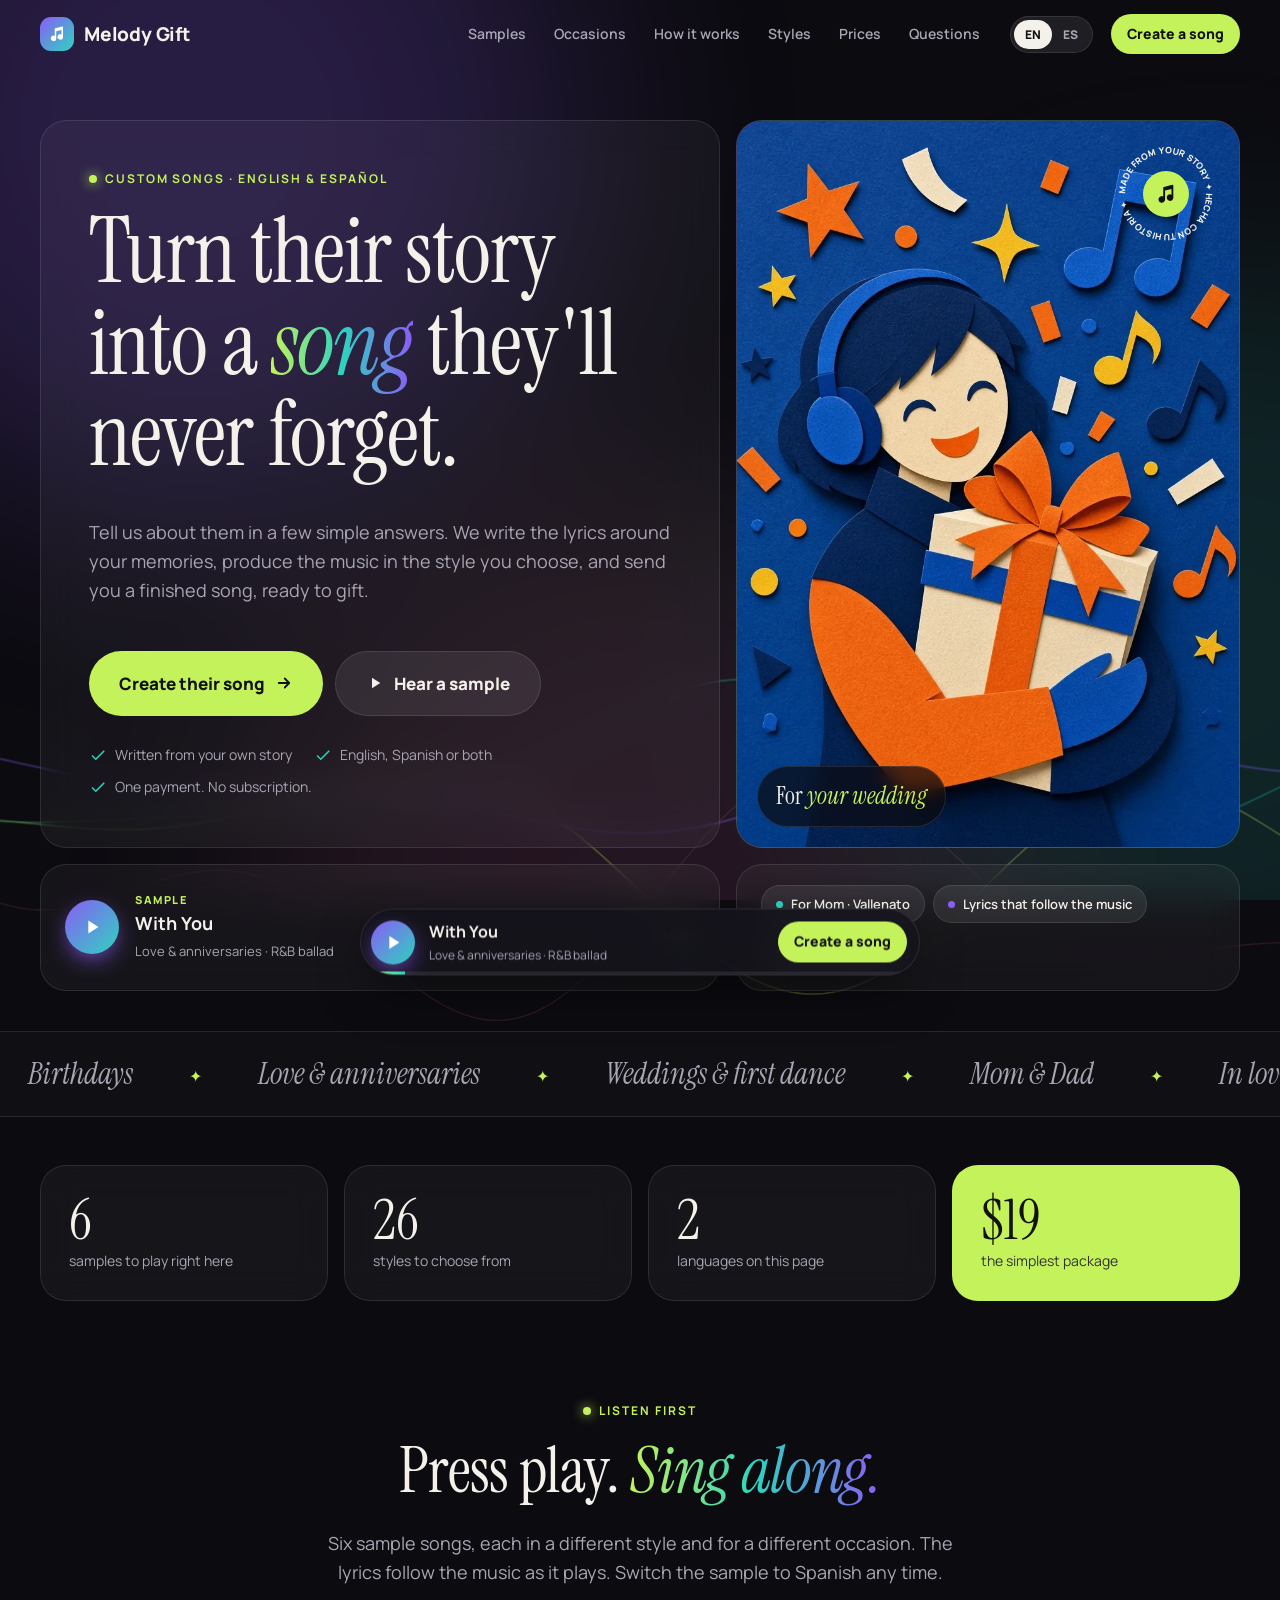
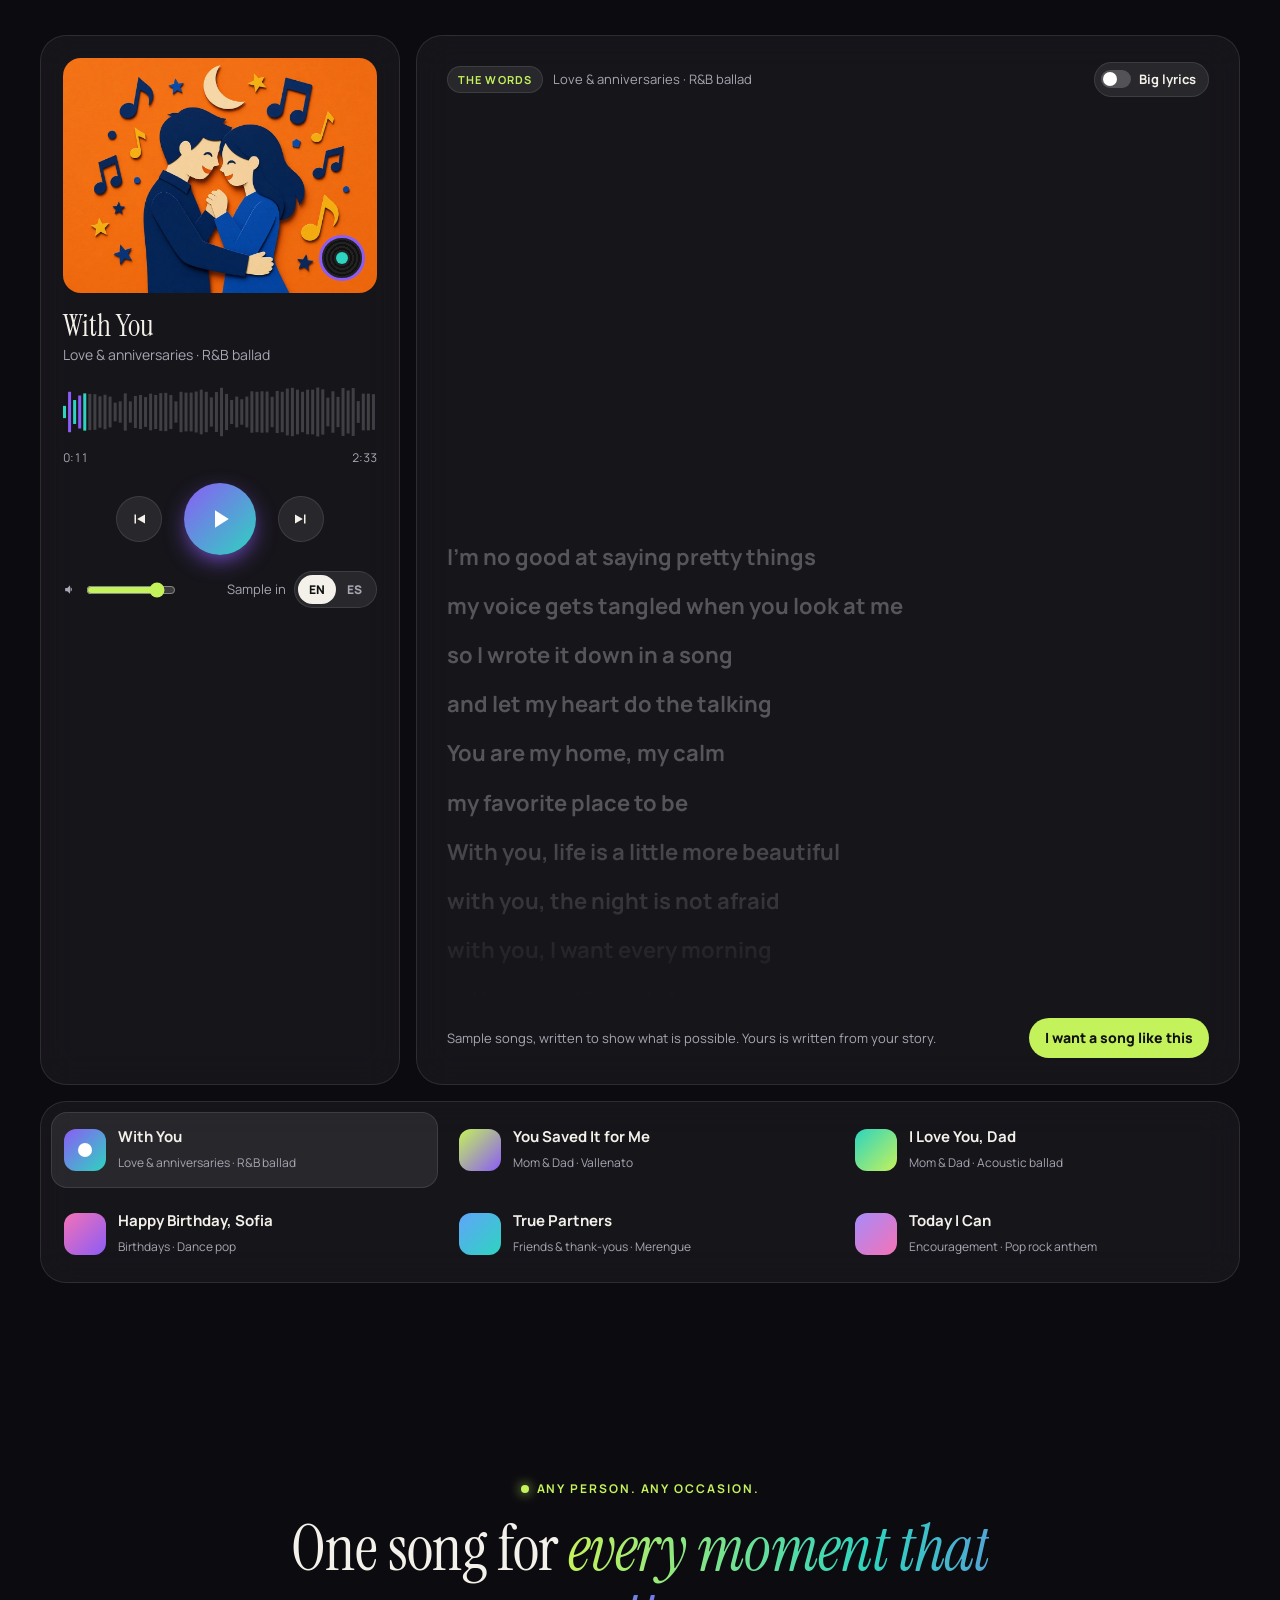
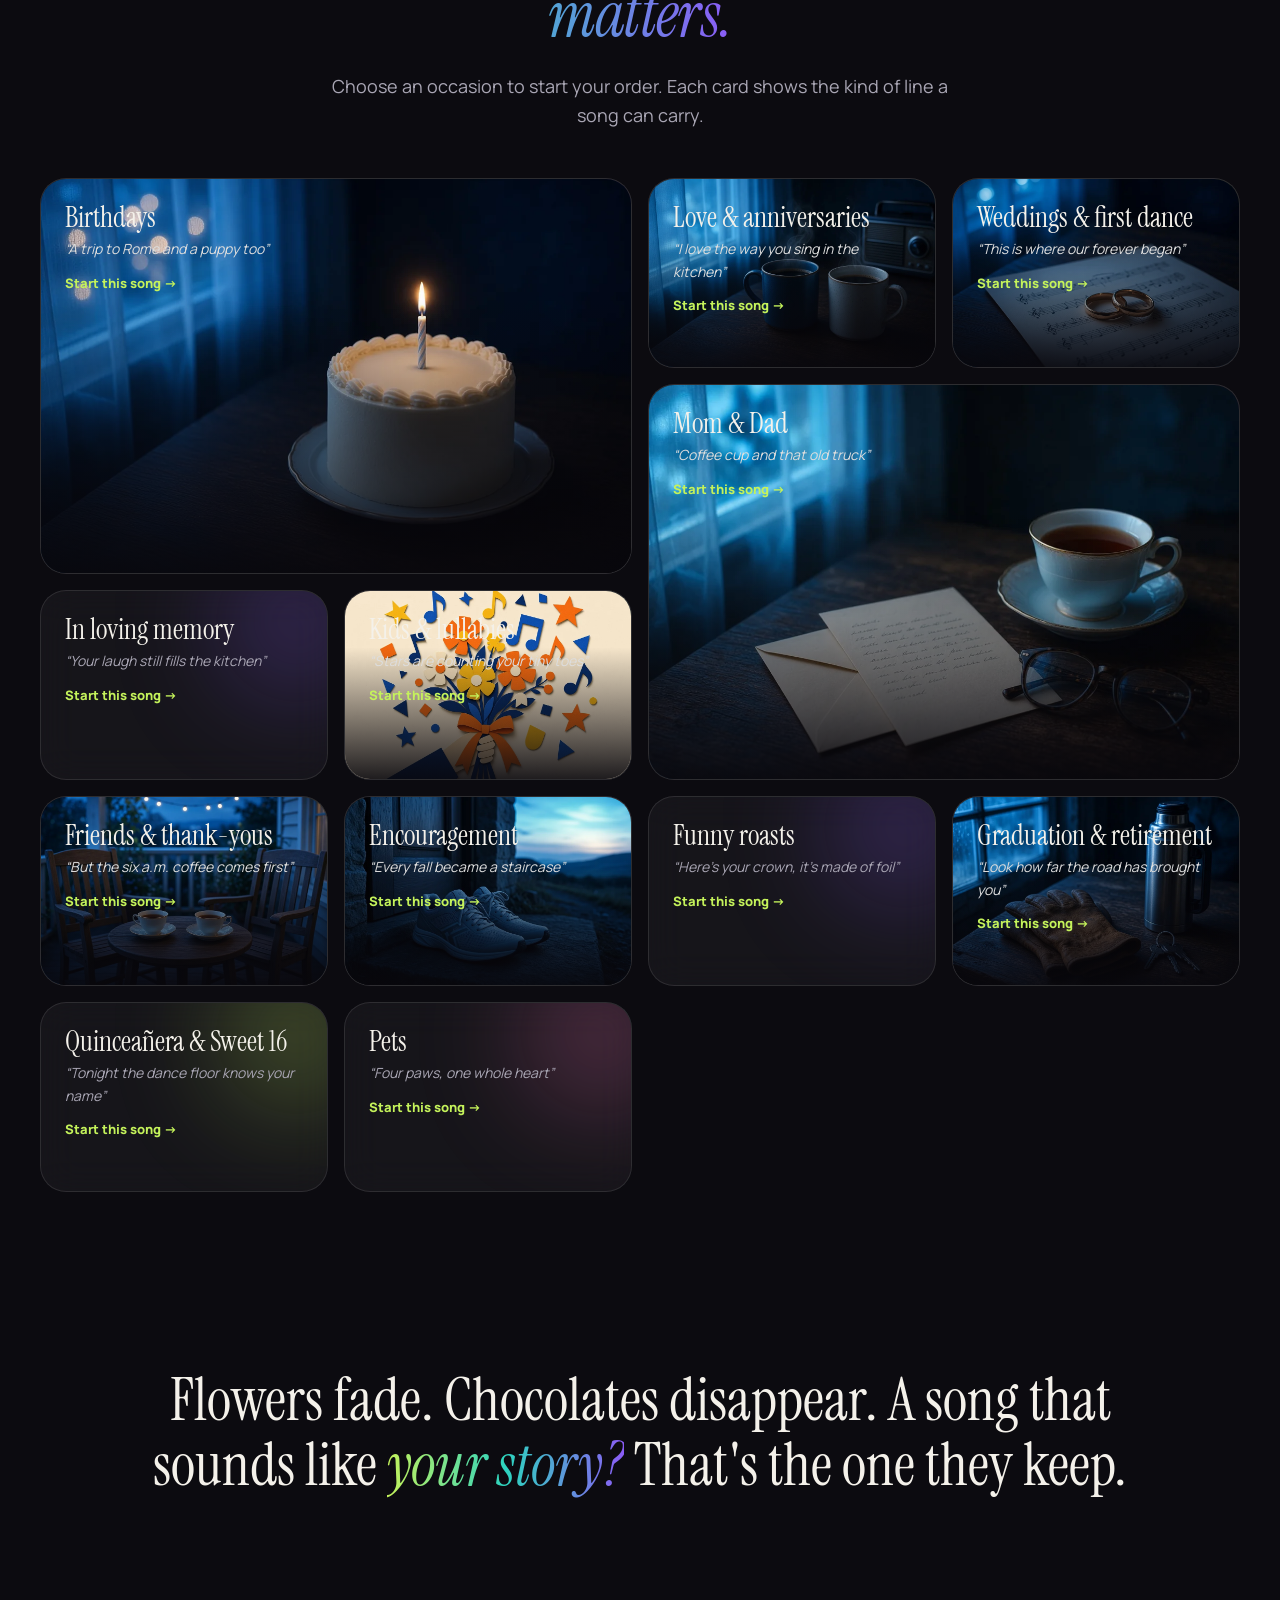
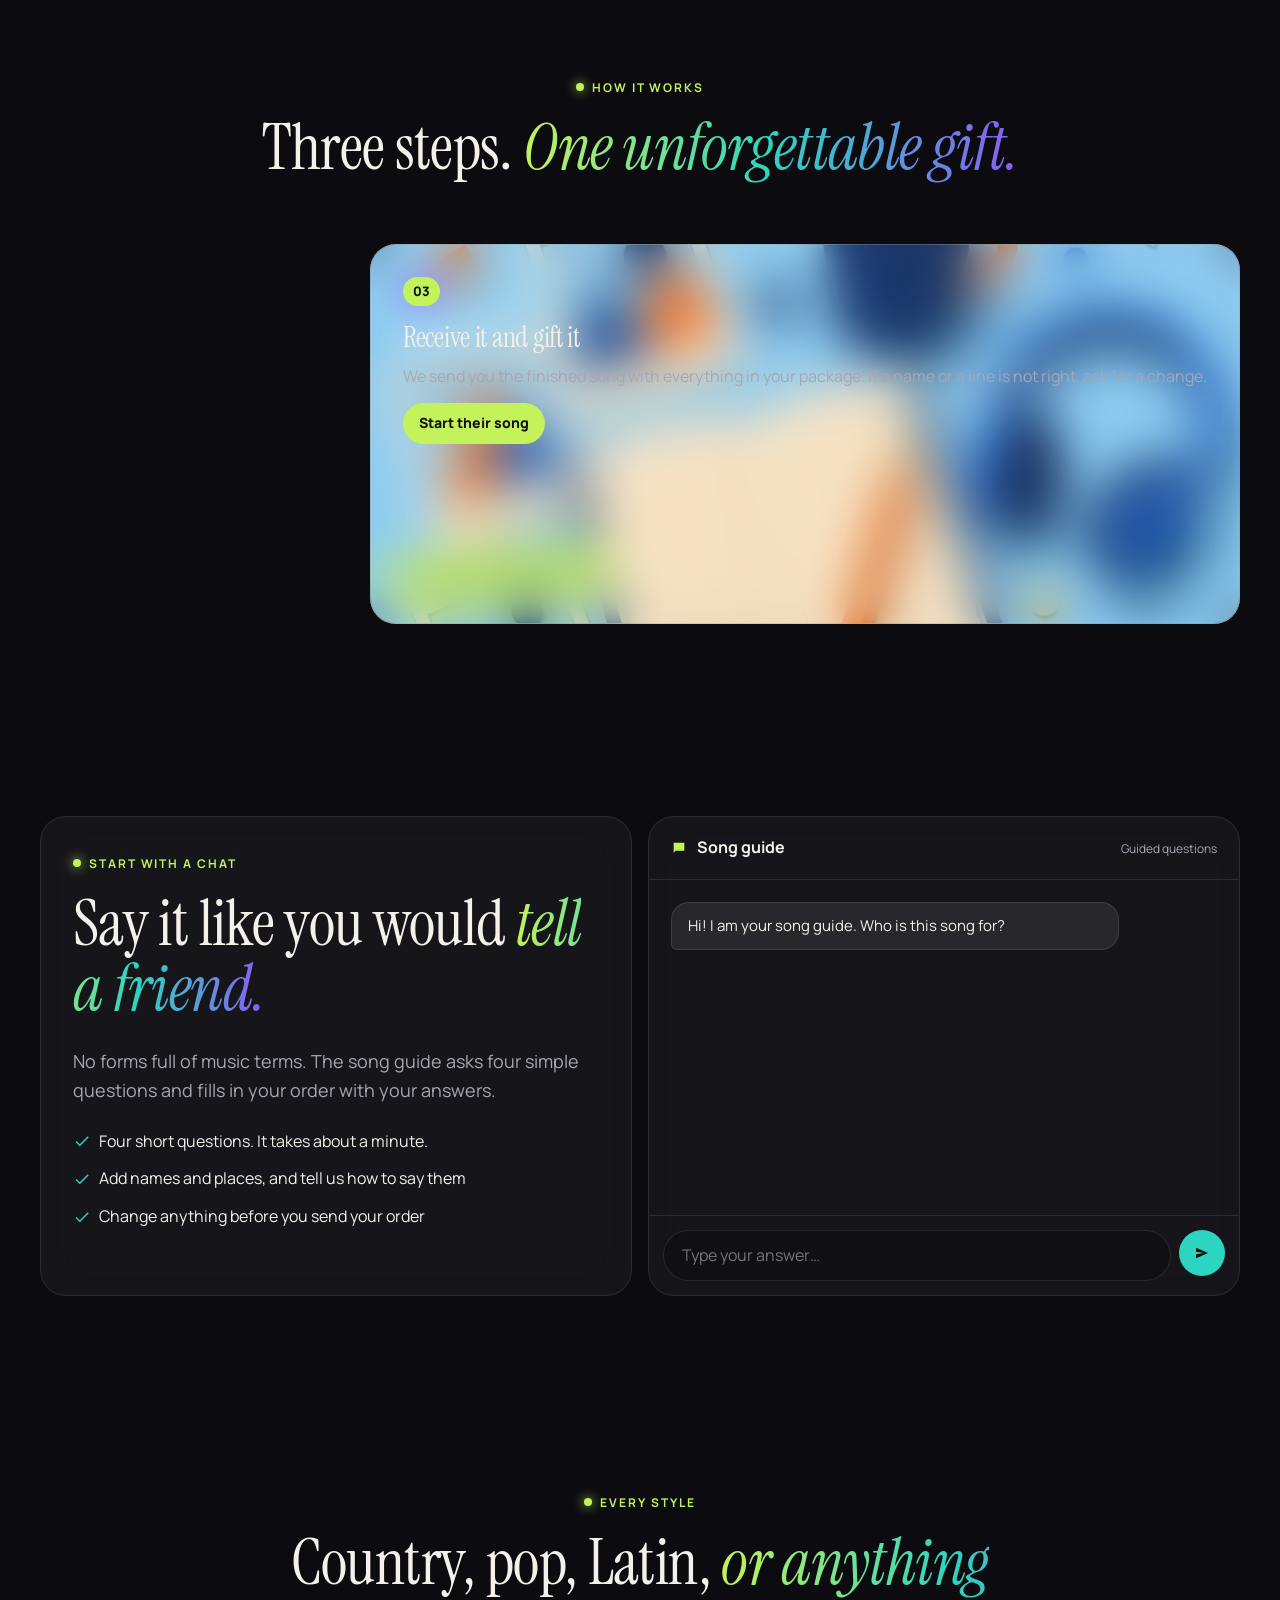
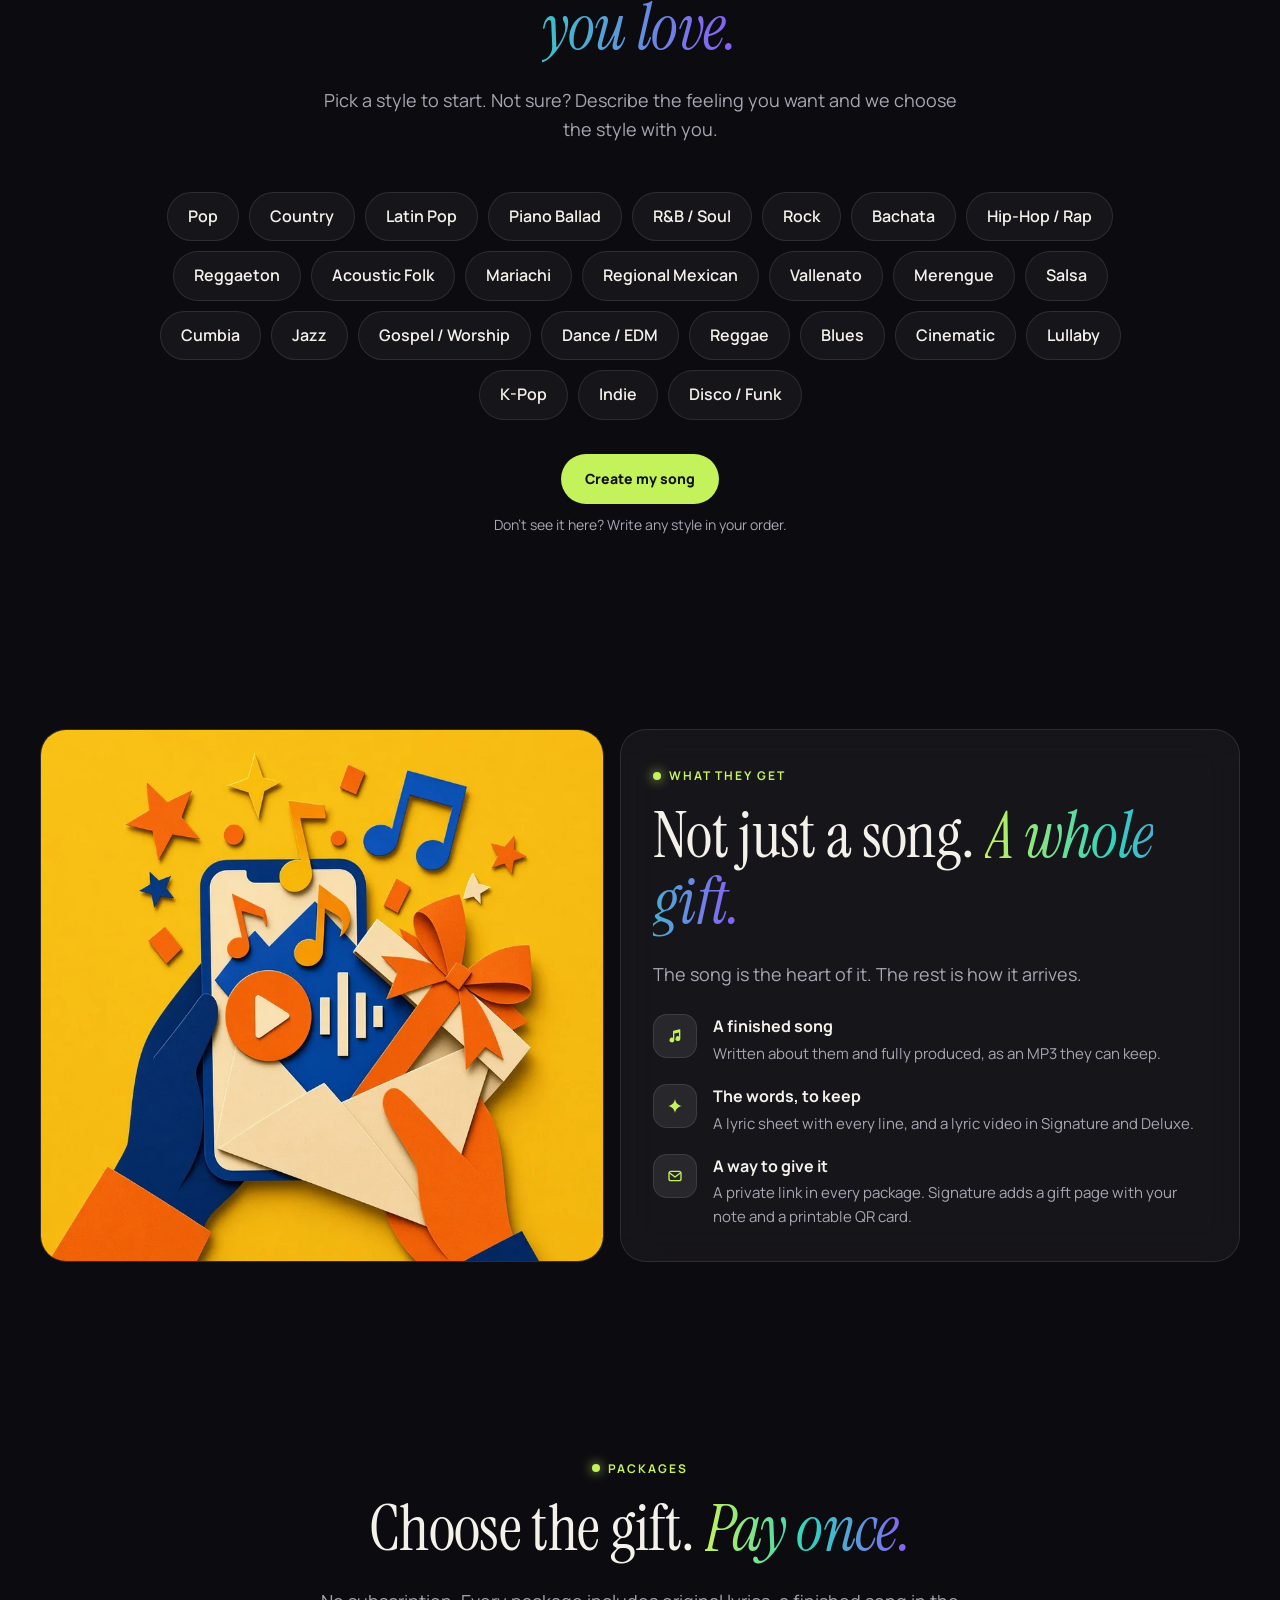
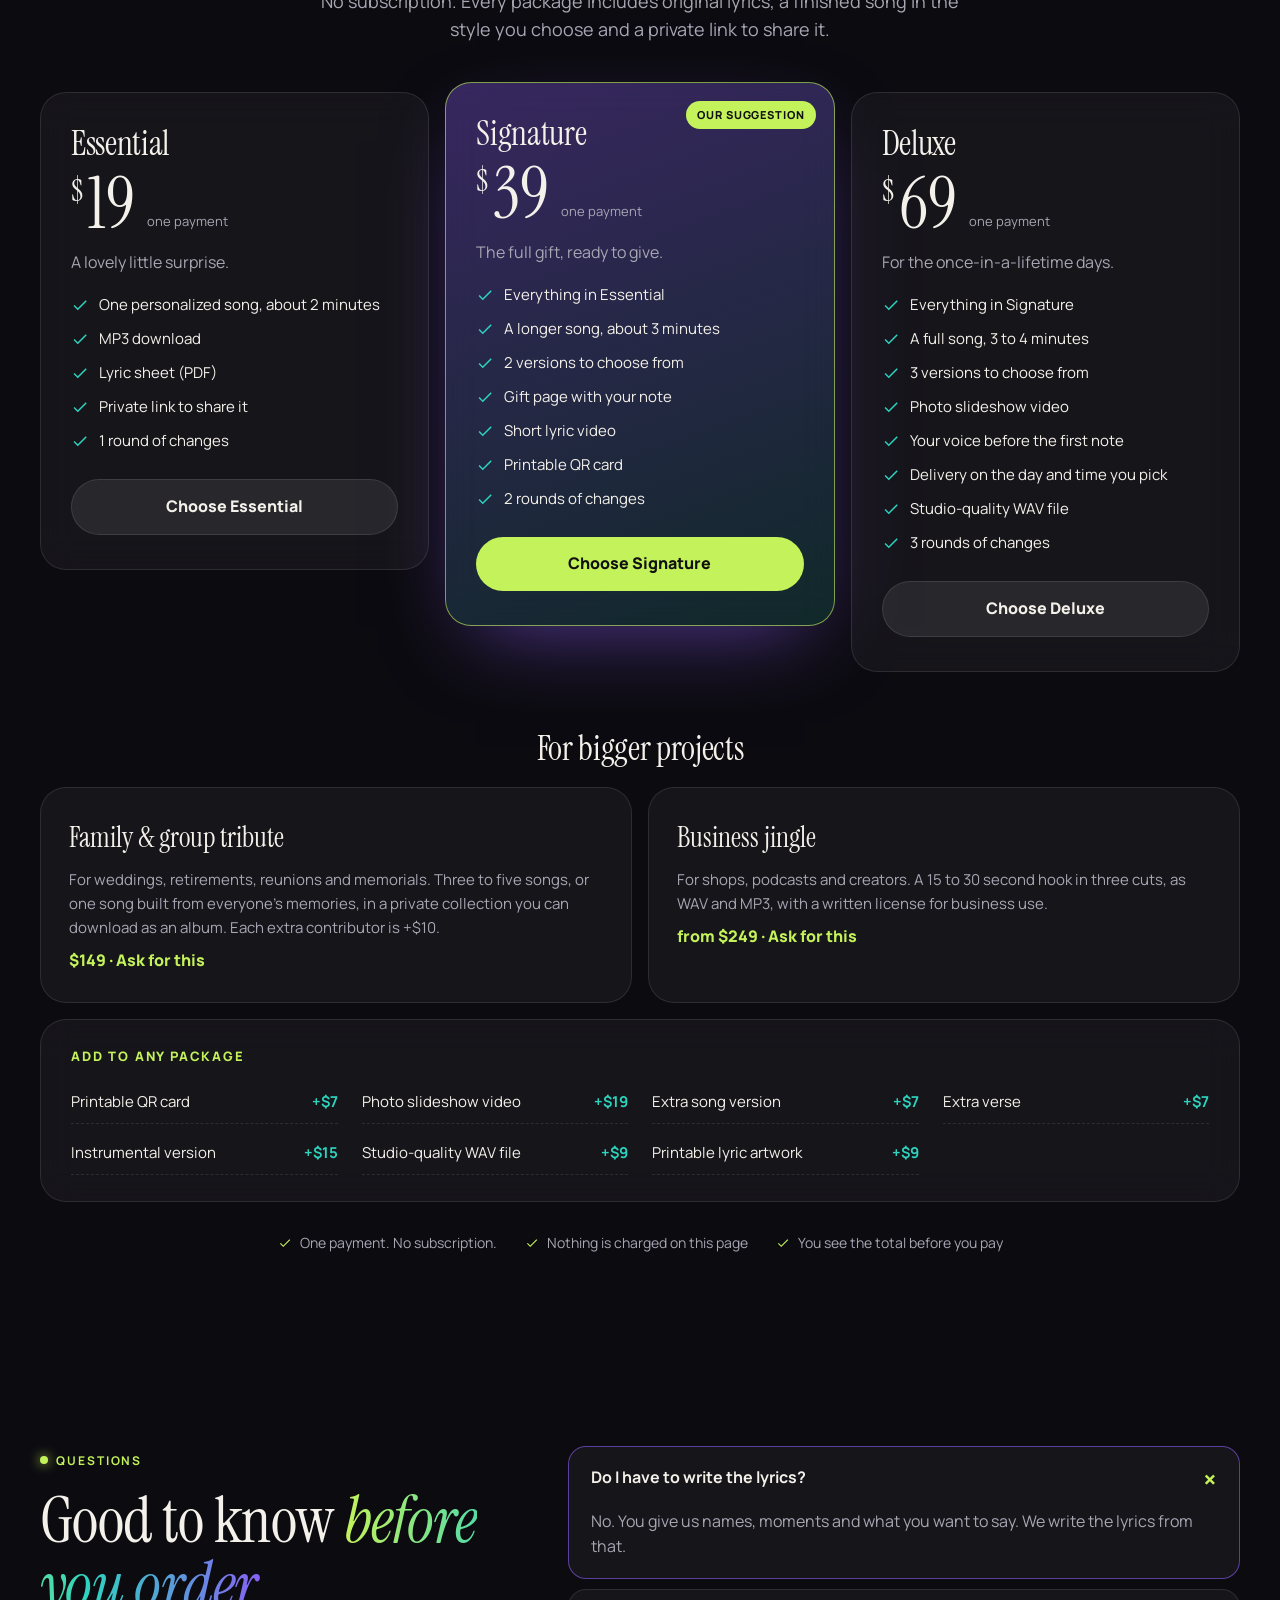
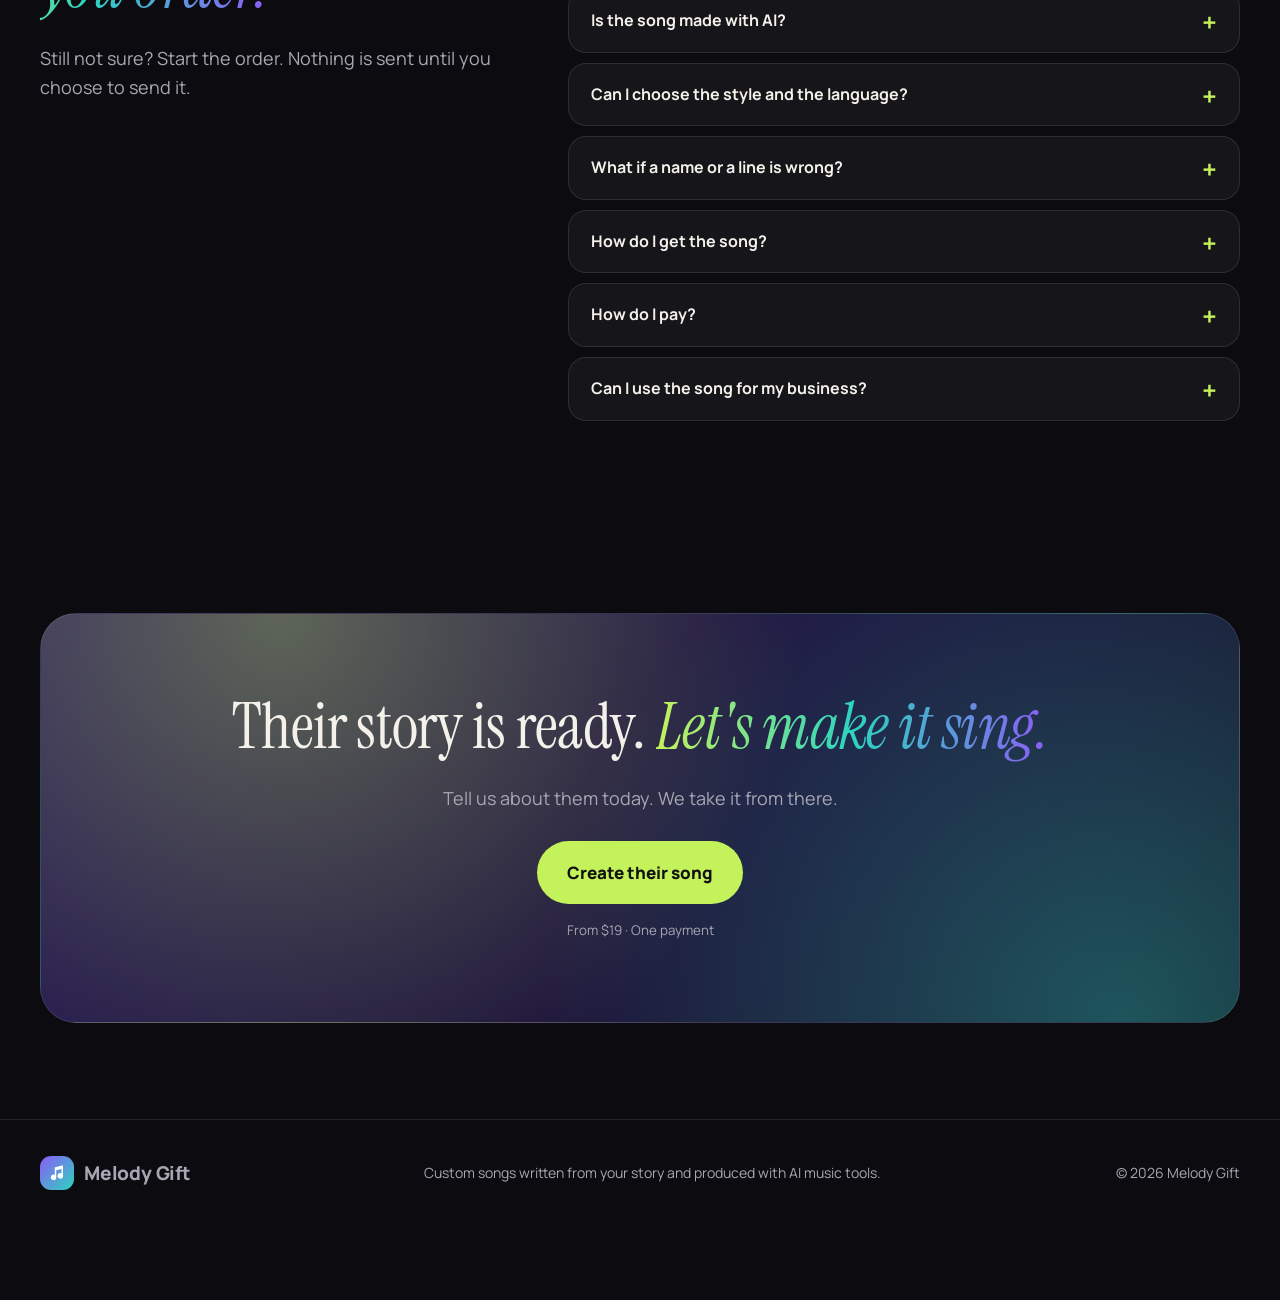
<file: demo4/index.html>
<!doctype html>
<html lang="en">
<head>
<meta charset="utf-8">
<meta name="viewport" content="width=device-width, initial-scale=1, viewport-fit=cover">
<title>Melody Gift · Custom songs</title>
<meta name="description" content="A custom song written from your story, in the style you choose. In English or Spanish." data-i18n-content="doc.desc">
<meta name="theme-color" content="#0C0B10">
<link rel="preconnect" href="https://fonts.googleapis.com">
<link rel="preconnect" href="https://fonts.gstatic.com" crossorigin>
<link rel="stylesheet" href="https://fonts.googleapis.com/css2?family=Instrument+Serif:ital@0;1&family=Manrope:wght@400..800&display=swap">
<link rel="stylesheet" href="styles.css">
</head>
<body>

<svg width="0" height="0" style="position:absolute" aria-hidden="true">
  <symbol id="i-play" viewBox="0 0 24 24"><path d="M8 5v14l11-7z"/></symbol>
  <symbol id="i-pause" viewBox="0 0 24 24"><path d="M6 5h4v14H6zM14 5h4v14h-4z"/></symbol>
  <symbol id="i-check" viewBox="0 0 24 24"><path d="M9 16.2 4.8 12l-1.4 1.4L9 19 21 7l-1.4-1.4z"/></symbol>
  <symbol id="i-prev" viewBox="0 0 24 24"><path d="M6 6h2v12H6zM20 6v12L9.5 12z"/></symbol>
  <symbol id="i-next" viewBox="0 0 24 24"><path d="M16 6h2v12h-2zM4 6v12l10.5-6z"/></symbol>
  <symbol id="i-vol" viewBox="0 0 24 24"><path d="M4 9v6h4l5 5V4L8 9zm12.5 3a4.5 4.5 0 0 0-2.5-4v8a4.5 4.5 0 0 0 2.5-4z"/></symbol>
  <symbol id="i-send" viewBox="0 0 24 24"><path d="M3 20l18-8L3 4v6l12 2-12 2z"/></symbol>
  <symbol id="i-chat" viewBox="0 0 24 24"><path d="M4 4h16v12H7l-3 3z"/></symbol>
  <symbol id="i-mic" viewBox="0 0 24 24"><path d="M12 14a3 3 0 0 0 3-3V6a3 3 0 0 0-6 0v5a3 3 0 0 0 3 3zm5-3a5 5 0 0 1-10 0H5a7 7 0 0 0 6 6.9V21h2v-3.1A7 7 0 0 0 19 11z"/></symbol>
  <symbol id="i-note" viewBox="0 0 24 24"><path d="M9 4.6v10.1A3.6 3.6 0 1 0 11 18V8.3l7-1.7v6.1A3.6 3.6 0 1 0 20 16V3a1 1 0 0 0-1.24-.97l-9 2.2A1 1 0 0 0 9 5.2Z"/></symbol>
  <symbol id="i-star" viewBox="0 0 24 24"><path d="M12 1.5c.7 5.6 4.9 9.8 10.5 10.5-5.6.7-9.8 4.9-10.5 10.5C11.3 16.9 7.1 12.7 1.5 12 7.1 11.3 11.3 7.1 12 1.5Z"/></symbol>
  <symbol id="i-mail" viewBox="0 0 24 24" fill="none" stroke="currentColor" stroke-width="2" stroke-linecap="round" stroke-linejoin="round"><rect x="3" y="5" width="18" height="14" rx="3"/><path d="m4 7.5 8 6 8-6"/></symbol>
  <symbol id="i-arrow" viewBox="0 0 24 24" fill="none" stroke="currentColor" stroke-width="2.4" stroke-linecap="round" stroke-linejoin="round"><path d="M5 12h14M13 6l6 6-6 6"/></symbol>
</svg>

<div class="mesh" aria-hidden="true"><i></i><i></i><i></i></div>

<header class="nav" id="nav"><div class="wrap">
  <a class="brand" href="#top"><span class="logo" aria-hidden="true"><svg><use href="#i-note"/></svg></span><span data-brand>Melody Gift</span></a>
  <nav aria-label="Main" data-i18n-aria="nav.main" id="navLinks">
    <a href="#samples" data-i18n="nav.samples">Samples</a>
    <a href="#occasions" data-i18n="nav.occ">Occasions</a>
    <a href="#how" data-i18n="nav.how">How it works</a>
    <a href="#styles" data-i18n="nav.styles">Styles</a>
    <a href="#pricing" data-i18n="nav.pricing">Prices</a>
    <a href="#reviews" data-i18n="nav.reviews" data-needs-reviews hidden>Reviews</a>
    <a href="#faq" data-i18n="nav.faq">Questions</a>
  </nav>
  <div class="langs" id="langs" role="group" aria-label="Language" data-i18n-aria="nav.lang"></div>
  <button class="btn sm" type="button" data-order data-i18n="nav.cta">Create a song</button>
  <button class="menu-btn" id="menuBtn" type="button" aria-expanded="false" aria-controls="navLinks" aria-label="Menu" data-i18n-aria="nav.menu"><span></span><span></span></button>
</div></header>

<main id="top">

<!-- HERO: bento -->
<section class="hero" id="hero">
  <canvas id="wave" aria-hidden="true"></canvas>
  <div class="wrap bento hero-bento">
    <div class="cell hero-main">
      <div class="eyebrow" data-i18n="hero.eyebrow">Custom songs · English &amp; Español</div>
      <h1 data-i18n="hero.h1">Turn their story into a <em>song</em> they'll never forget.</h1>
      <p class="lead" data-i18n="hero.sub">Tell us about them in a few simple answers. We write the lyrics around your memories, produce the music in the style you choose, and send you a finished song, ready to gift.</p>
      <div class="cta-row">
        <button class="btn lg" type="button" data-order><span data-i18n="hero.cta">Create their song</span><svg aria-hidden="true"><use href="#i-arrow"/></svg></button>
        <button class="btn ghost lg" type="button" id="heroListen"><svg aria-hidden="true"><use href="#i-play"/></svg><span data-i18n="hero.listen">Hear a sample</span></button>
      </div>
      <ul class="trust">
        <li><svg aria-hidden="true"><use href="#i-check"/></svg><span data-i18n="hero.t1">Written from your own story</span></li>
        <li><svg aria-hidden="true"><use href="#i-check"/></svg><span data-i18n="hero.t2">English, Spanish or both</span></li>
        <li><svg aria-hidden="true"><use href="#i-check"/></svg><span data-i18n="hero.t3">One payment. No subscription.</span></li>
      </ul>
    </div>

    <div class="cell hero-art" id="heroArt">
      <img src="media/img/hero.webp" width="864" height="1152" alt="Illustration of a smiling person in headphones hugging a gift while music notes fly around.">
      <div class="for-tag"><span data-i18n="hero.for">For</span> <b id="rot">Mom</b></div>
      <div class="seal" aria-hidden="true">
        <svg viewBox="0 0 120 120"><defs><path id="sealPath" d="M60 60m-44 0a44 44 0 1 1 88 0a44 44 0 1 1-88 0"/></defs>
          <text><textPath href="#sealPath" textLength="270">MADE FROM YOUR STORY ✦ HECHA CON TU HISTORIA ✦</textPath></text></svg>
        <span><svg viewBox="0 0 24 24"><use href="#i-note"/></svg></span>
      </div>
    </div>

    <div class="cell np">
      <button class="rbtn" type="button" data-play aria-label="Play"><svg aria-hidden="true"><use href="#i-play" data-play-icon/></svg></button>
      <div><small data-i18n="hero.np">Sample</small><strong data-title>With You</strong><span class="np-meta" data-meta></span></div>
      <span class="eq" aria-hidden="true"><i></i><i></i><i></i><i></i><i></i></span>
    </div>

    <div class="cell chips-cell">
      <span class="chip"><i></i><span data-i18n="hero.c1">For Mom · Vallenato</span></span>
      <span class="chip"><i></i><span data-i18n="hero.c2">Lyrics that follow the music</span></span>
      <span class="chip"><i></i><span data-i18n="hero.c3">English · Español</span></span>
    </div>
  </div>
</section>

<!-- TICKER: built from the occasions list -->
<div class="ticker" aria-hidden="true"><div class="ticker-track" id="ticker"></div></div>

<!-- FACTS -->
<section class="facts" aria-label="At a glance" data-i18n-aria="fact.label"><div class="wrap bento facts-bento">
  <div class="cell fact"><b data-fact="samples">6</b><span data-i18n="fact.samples">samples to play right here</span></div>
  <div class="cell fact"><b data-fact="styles">26</b><span data-i18n="fact.styles">styles to choose from</span></div>
  <div class="cell fact"><b data-fact="langs">2</b><span data-i18n="fact.langs">languages on this page</span></div>
  <div class="cell fact accent"><b data-fact="from">$19</b><span data-i18n="fact.price">the simplest package</span></div>
</div></section>

<!-- SAMPLES -->
<section id="samples"><div class="wrap">
  <div class="head" data-rv>
    <div class="eyebrow" data-i18n="player.eyebrow">Listen first</div>
    <h2 data-i18n="player.h2">Press play. <em>Sing along.</em></h2>
    <p class="lead" data-i18n="player.sub">Six sample songs, each in a different style and for a different occasion. The lyrics follow the music as it plays. Switch the sample to Spanish any time.</p>
  </div>
  <div id="playerBox"><div class="player bento" data-rv>
    <div class="cell deck">
      <div class="art"><img id="deckArt" src="media/img/love.webp" width="1100" height="825" alt=""><span class="spin" aria-hidden="true"></span></div>
      <div class="tt"><strong data-title>With You</strong><span data-meta>Love &amp; anniversaries · R&amp;B ballad</span></div>
      <div class="wavebox"><canvas id="peaks" aria-hidden="true"></canvas><input type="range" id="seek" min="0" max="1000" value="0" aria-label="Seek" data-i18n-aria="player.seek"></div>
      <div class="times"><span id="tCur">0:00</span><span id="tDur">2:33</span></div>
      <div class="ctl">
        <button class="ibtn" type="button" id="prev" aria-label="Previous" data-i18n-aria="player.prev"><svg aria-hidden="true"><use href="#i-prev"/></svg></button>
        <button class="rbtn big" type="button" data-play aria-label="Play"><svg aria-hidden="true"><use href="#i-play" data-play-icon/></svg></button>
        <button class="ibtn" type="button" id="next" aria-label="Next" data-i18n-aria="player.next"><svg aria-hidden="true"><use href="#i-next"/></svg></button>
      </div>
      <div class="deck-foot">
        <div class="vol"><svg aria-hidden="true"><use href="#i-vol"/></svg><input type="range" id="vol" min="0" max="100" value="85" aria-label="Volume" data-i18n-aria="player.vol"></div>
        <div class="hear"><span data-i18n="player.hear">Sample in</span><div class="langs" id="sLangs" role="group" aria-label="Sample in" data-i18n-aria="player.hear"></div></div>
      </div>
    </div>

    <div class="cell sheet">
      <div class="sheet-top">
        <span class="sheet-tag"><b data-i18n="player.words">The words</b><span data-meta>Love &amp; anniversaries · R&amp;B ballad</span></span>
        <button class="toggle" type="button" id="kmode" aria-pressed="false"><i></i><span data-i18n="player.big">Big lyrics</span></button>
      </div>
      <div class="stage" id="stage"><div class="stage-in" id="stageIn"></div></div>
      <p class="sheet-err" id="songErr" role="alert" hidden></p>
      <div class="sheet-foot"><span data-i18n="player.note">Sample songs, written to show what is possible. Yours is written from your story.</span><button class="btn sm" type="button" id="wantThis" data-i18n="player.want">I want a song like this</button></div>
    </div>

    <div class="cell list" id="list" role="list" aria-label="Sample songs" data-i18n-aria="player.list"></div>
  </div></div>
</div></section>

<!-- OCCASIONS -->
<section id="occasions"><div class="wrap">
  <div class="head" data-rv>
    <div class="eyebrow" data-i18n="occ.eyebrow">Any person. Any occasion.</div>
    <h2 data-i18n="occ.h2">One song for <em>every moment that matters.</em></h2>
    <p class="lead" data-i18n="occ.sub">Choose an occasion to start your order. Each card shows the kind of line a song can carry.</p>
  </div>
  <div class="occs bento" id="occs"></div>
</div></section>

<!-- STATEMENT -->
<section class="statement"><div class="wrap">
  <p class="big-quote" data-rv data-i18n="quote.text">Flowers fade. Chocolates disappear. A song that sounds like <em>your story?</em> That's the one they keep.</p>
</div></section>

<!-- HOW -->
<section id="how"><div class="wrap">
  <div class="head" data-rv>
    <div class="eyebrow" data-i18n="how.eyebrow">How it works</div>
    <h2 data-i18n="how.h2">Three steps. <em>One unforgettable gift.</em></h2>
  </div>
  <div class="bento how-bento">
    <div class="cell step s1" data-rv><span class="num">01</span><h3 data-i18n="how.s1t">Tell us their story</h3><p data-i18n="how.s1d">Answer a few simple questions, or write it your own way. Names, memories, inside jokes.</p></div>
    <div class="cell how-art" data-rv><img src="media/img/story.webp" width="1024" height="1024" loading="lazy" alt="Illustration of a notebook, a pencil, snapshots, coffee and headphones on a desk."><p class="sticker" data-i18n="how.note">One story. <b>One song.</b></p></div>
    <div class="cell step s2" data-rv><span class="num">02</span><h3 data-i18n="how.s2t">Choose the sound</h3><p data-i18n="how.s2d">Pick country, pop, Latin or any style on the list. Choose the mood, the voice and the language.</p></div>
    <div class="cell step s3" data-rv><span class="num">03</span><h3 data-i18n="how.s3t">Receive it and gift it</h3><p data-i18n="how.s3d">We send you the finished song with everything in your package. If a name or a line is not right, ask for a change.</p><button class="btn sm" type="button" data-order data-i18n="how.cta">Start their song</button></div>
  </div>
</div></section>

<!-- SONG GUIDE -->
<section class="story" id="story"><div class="wrap bento story-bento">
  <div class="cell" data-rv>
    <div class="eyebrow" data-i18n="story.eyebrow">Start with a chat</div>
    <h2 data-i18n="story.h2">Say it like you would <em>tell a friend.</em></h2>
    <p class="lead" data-i18n="story.sub">No forms full of music terms. The song guide asks four simple questions and fills in your order with your answers.</p>
    <ul class="ticks">
      <li><svg aria-hidden="true"><use href="#i-check"/></svg><span data-i18n="story.b1">Four short questions. It takes about a minute.</span></li>
      <li><svg aria-hidden="true"><use href="#i-check"/></svg><span data-i18n="story.b2">Add names and places, and tell us how to say them</span></li>
      <li><svg aria-hidden="true"><use href="#i-check"/></svg><span data-i18n="story.b3">Change anything before you send your order</span></li>
      <li data-needs-whatsapp hidden><svg aria-hidden="true"><use href="#i-mic"/></svg><span data-i18n="story.b4">Prefer to talk? Send your story as a WhatsApp voice note.</span></li>
    </ul>
  </div>
  <div class="cell chat" data-rv>
    <div class="chat-head"><svg aria-hidden="true"><use href="#i-chat"/></svg><b data-i18n="story.title">Song guide</b><span data-i18n="story.kind">Guided questions</span></div>
    <div class="msgs" id="msgs" aria-live="polite"></div>
    <div class="quick" id="quick"></div>
    <form id="chatForm" autocomplete="off"><input id="chatIn" placeholder="Type your answer…" data-i18n-ph="story.ph" aria-label="Type your answer…" data-i18n-aria="story.ph"><button aria-label="Send" data-i18n-aria="story.send"><svg aria-hidden="true"><use href="#i-send"/></svg></button></form>
  </div>
</div></section>

<!-- STYLES -->
<section id="styles"><div class="wrap">
  <div class="head" data-rv>
    <div class="eyebrow" data-i18n="styles.eyebrow">Every style</div>
    <h2 data-i18n="styles.h2">Country, pop, Latin, <em>or anything you love.</em></h2>
    <p class="lead" data-i18n="styles.sub">Pick a style to start. Not sure? Describe the feeling you want and we choose the style with you.</p>
  </div>
  <div class="chips" id="chips" data-rv></div>
  <div class="style-cta"><button class="btn" type="button" id="styleCta">Create my song</button><span data-i18n="styles.note">Don't see it here? Write any style in your order.</span></div>
</div></section>

<!-- WHAT THEY GET -->
<section id="gift"><div class="wrap bento gift-bento">
  <div class="cell gift-art" data-rv><img src="media/img/gift.webp" width="1100" height="825" loading="lazy" alt="Illustration of hands holding a phone with a play button, next to an envelope with a ribbon."></div>
  <div class="cell" data-rv>
    <div class="eyebrow" data-i18n="gift.eyebrow">What they get</div>
    <h2 data-i18n="gift.h2">Not just a song. <em>A whole gift.</em></h2>
    <p class="lead" data-i18n="gift.sub">The song is the heart of it. The rest is how it arrives.</p>
    <ul class="gift-list">
      <li><span class="ico"><svg aria-hidden="true"><use href="#i-note"/></svg></span><div><b data-i18n="gift.l1t">A finished song</b><p data-i18n="gift.l1d">Written about them and fully produced, as an MP3 they can keep.</p></div></li>
      <li><span class="ico"><svg aria-hidden="true"><use href="#i-star"/></svg></span><div><b data-i18n="gift.l2t">The words, to keep</b><p data-i18n="gift.l2d">A lyric sheet with every line, and a lyric video in Signature and Deluxe.</p></div></li>
      <li><span class="ico"><svg aria-hidden="true"><use href="#i-mail"/></svg></span><div><b data-i18n="gift.l3t">A way to give it</b><p data-i18n="gift.l3d">A private link in every package. Signature adds a gift page with your note and a printable QR card.</p></div></li>
    </ul>
  </div>
</div></section>

<!-- PRICES -->
<section id="pricing"><div class="wrap">
  <div class="head" data-rv>
    <div class="eyebrow" data-i18n="price.eyebrow">Packages</div>
    <h2 data-i18n="price.h2">Choose the gift. <em>Pay once.</em></h2>
    <p class="lead" data-i18n="price.sub">No subscription. Every package includes original lyrics, a finished song in the style you choose and a private link to share it.</p>
  </div>
  <div class="plans" id="plans"></div>
  <h3 class="more" id="moreTitle" data-i18n="price.more">For bigger projects</h3>
  <div class="extras" id="extras"></div>
  <div class="addons cell">
    <p class="addons-label" data-i18n="price.addT">Add to any package</p>
    <ul id="addonList"></ul>
  </div>
  <ul class="assure">
    <li><svg aria-hidden="true"><use href="#i-check"/></svg><span data-i18n="price.g1">One payment. No subscription.</span></li>
    <li><svg aria-hidden="true"><use href="#i-check"/></svg><span data-i18n="price.g2">Nothing is charged on this page</span></li>
    <li><svg aria-hidden="true"><use href="#i-check"/></svg><span data-i18n="price.g3">You see the total before you pay</span></li>
  </ul>
</div></section>

<!-- REVIEWS: hidden until config.js has real reviews -->
<section id="reviews" data-needs-reviews hidden><div class="wrap">
  <div class="head" data-rv>
    <div class="eyebrow" data-i18n="rev.eyebrow">Reviews</div>
    <h2 data-i18n="rev.h2">The reaction is <em>the real gift.</em></h2>
  </div>
  <div class="revs bento" id="revs"></div>
</div></section>

<!-- QUESTIONS -->
<section class="faq" id="faq"><div class="wrap faq-grid">
  <div data-rv>
    <div class="eyebrow" data-i18n="faq.eyebrow">Questions</div>
    <h2 data-i18n="faq.h2">Good to know <em>before you order.</em></h2>
    <p class="lead" data-i18n="faq.sub">Still not sure? Start the order. Nothing is sent until you choose to send it.</p>
  </div>
  <div class="qa" id="qa"></div>
</div></section>

<section class="final"><div class="wrap"><div class="final-card">
  <h2 data-i18n="final.h2">Their story is ready. <em>Let's make it sing.</em></h2>
  <p data-i18n="final.sub">Tell us about them today. We take it from there.</p>
  <button class="btn lg" type="button" data-order data-i18n="hero.cta">Create their song</button>
  <small data-i18n="final.note">From $19 · One payment</small>
</div></div></section>
</main>

<footer class="site"><div class="wrap">
  <a class="brand" href="#top"><span class="logo" aria-hidden="true"><svg><use href="#i-note"/></svg></span><span data-brand>Melody Gift</span></a>
  <p data-i18n="foot.line">Custom songs written from your story and produced with AI music tools.</p>
  <span data-i18n="foot.rights">© Melody Gift</span>
</div></footer>

<!-- Floating player -->
<div class="mini" id="mini">
  <button class="rbtn" type="button" data-play aria-label="Play"><svg aria-hidden="true"><use href="#i-play" data-play-icon/></svg></button>
  <div><strong data-title></strong><small data-meta></small></div>
  <button class="btn sm" type="button" data-order data-i18n="nav.cta">Create a song</button>
  <span class="mini-bar" aria-hidden="true"><i id="miniBar"></i></span>
</div>

<!-- ORDER -->
<dialog id="order" aria-labelledby="mTitle">
  <div class="m-head">
    <div><h3 id="mTitle" data-i18n="m.title">Create their song</h3><button class="x" type="button" id="mClose" aria-label="Close" data-i18n-aria="m.close">×</button></div>
    <ol class="prog" id="prog"><li data-i18n="m.p1">1 · Who</li><li data-i18n="m.p2">2 · Story</li><li data-i18n="m.p3">3 · Music</li><li data-i18n="m.p4">4 · Package</li></ol>
  </div>
  <form class="m-body" id="mBody" novalidate>
    <div data-step="1">
      <h4 data-i18n="m.s1t">Who is the song for?</h4><p class="hint" data-i18n="m.s1h">We use the name in the lyrics, exactly as you write it.</p>
      <div class="grid2">
        <div class="f"><label for="o-name" data-i18n="m.name">Their name</label><input id="o-name" maxlength="40" autocomplete="off"><span class="err" id="e-name" role="alert"></span></div>
        <div class="f"><label for="o-say" data-i18n="m.say">How do you say it? (optional)</label><input id="o-say" maxlength="60" placeholder="MAH-ree-ah" autocomplete="off"></div>
        <div class="f"><label for="o-rel" data-i18n="m.rel">Who are they to you?</label><select id="o-rel"></select></div>
        <div class="f"><label for="o-occ" data-i18n="m.occ">Occasion</label><select id="o-occ"></select></div>
      </div>
    </div>
    <div data-step="2" hidden>
      <h4 data-i18n="m.s2t">Tell us their story</h4><p class="hint" data-i18n="m.s2h">Memories, places, inside jokes, what you want to say. Simple words are fine.</p>
      <div class="f"><label for="o-story" data-i18n="m.story">Your story</label><textarea id="o-story" maxlength="1500" data-i18n-ph="m.storyPh" placeholder="We met in college in 2004. She loves sunflowers, sings in the car and makes the best lasagna…"></textarea><div class="count"><span id="o-count">0</span>/1500</div><span class="err" id="e-story" role="alert"></span></div>
      <p class="note" data-needs-whatsapp hidden><svg aria-hidden="true"><use href="#i-mic"/></svg><span data-i18n="m.voiceNote">Prefer to talk? After you send the order, you can add a WhatsApp voice note.</span></p>
    </div>
    <div data-step="3" hidden>
      <h4 data-i18n="m.s3t">Choose the music</h4><p class="hint" data-i18n="m.s3h">Not sure? Leave “Surprise me” and we choose from your story.</p>
      <div class="grid2">
        <div class="f"><label for="o-style" data-i18n="m.style">Style</label><select id="o-style"></select></div>
        <div class="f"><label for="o-mood" data-i18n="m.mood">Mood</label><select id="o-mood"></select></div>
        <div class="f"><label for="o-voice" data-i18n="m.voice">Voice</label><select id="o-voice"></select></div>
        <div class="f"><label for="o-lang" data-i18n="m.lang">Song language</label><select id="o-lang"></select></div>
      </div>
      <div class="f"><label for="o-ref" data-i18n="m.ref">Anything else about the sound? (optional)</label><input id="o-ref" maxlength="120" autocomplete="off"></div>
    </div>
    <div data-step="4" hidden>
      <h4 data-i18n="m.s4t">Pick your package</h4><p class="hint" data-i18n="m.s4h">One payment. No subscription. Nothing is charged on this page.</p>
      <div class="sumbox" id="sumbox"></div>
      <div class="pick" id="pickPlan" role="radiogroup" aria-labelledby="mTitle"></div>
      <h4 class="sub" data-i18n="m.addons">Add-ons</h4>
      <div class="pick" id="pickAdd"></div>
      <div class="grid2">
        <div class="f"><label for="o-buyer" data-i18n="m.buyer">Your name</label><input id="o-buyer" maxlength="60" autocomplete="name"><span class="err" id="e-buyer" role="alert"></span></div>
        <div class="f"><label for="o-email" data-i18n="m.email">Your email (optional)</label><input id="o-email" type="email" autocomplete="email" placeholder="you@example.com"><span class="err" id="e-email" role="alert"></span></div>
        <div class="f"><label for="o-date" data-i18n="m.date">Date you need it (optional)</label><input id="o-date" type="date"></div>
      </div>
    </div>
    <div data-step="5" hidden>
      <div class="ok">
        <div class="tick" aria-hidden="true"><svg><use href="#i-check"/></svg></div>
        <h4 data-i18n="m.okT">Your order is ready to send</h4>
        <p id="okLead">Nothing has been sent or charged yet.</p>
        <textarea class="order-text" id="orderText" readonly rows="12" aria-label="Order summary" data-i18n-aria="m.orderText"></textarea>
        <div class="send">
          <a class="btn" id="sendMail" hidden data-i18n="m.mail">Send by email</a>
          <a class="btn" id="sendWa" target="_blank" rel="noopener" hidden data-i18n="m.wa">Send on WhatsApp</a>
          <button class="btn ghost" type="button" id="copyOrder" data-i18n="m.copy">Copy order</button>
        </div>
      </div>
    </div>
  </form>
  <div class="m-foot">
    <div class="tot"><small data-i18n="m.total">Total</small><b id="mTotal">$39</b></div>
    <button type="button" class="btn ghost" id="mBack" data-i18n="m.back">Back</button>
    <button type="button" class="btn" id="mNext">Next</button>
  </div>
</dialog>

<script src="config.js"></script>
<script src="text.js"></script>
<script src="songs.js"></script>
<script src="script.js"></script>
</body>
</html>
</file>
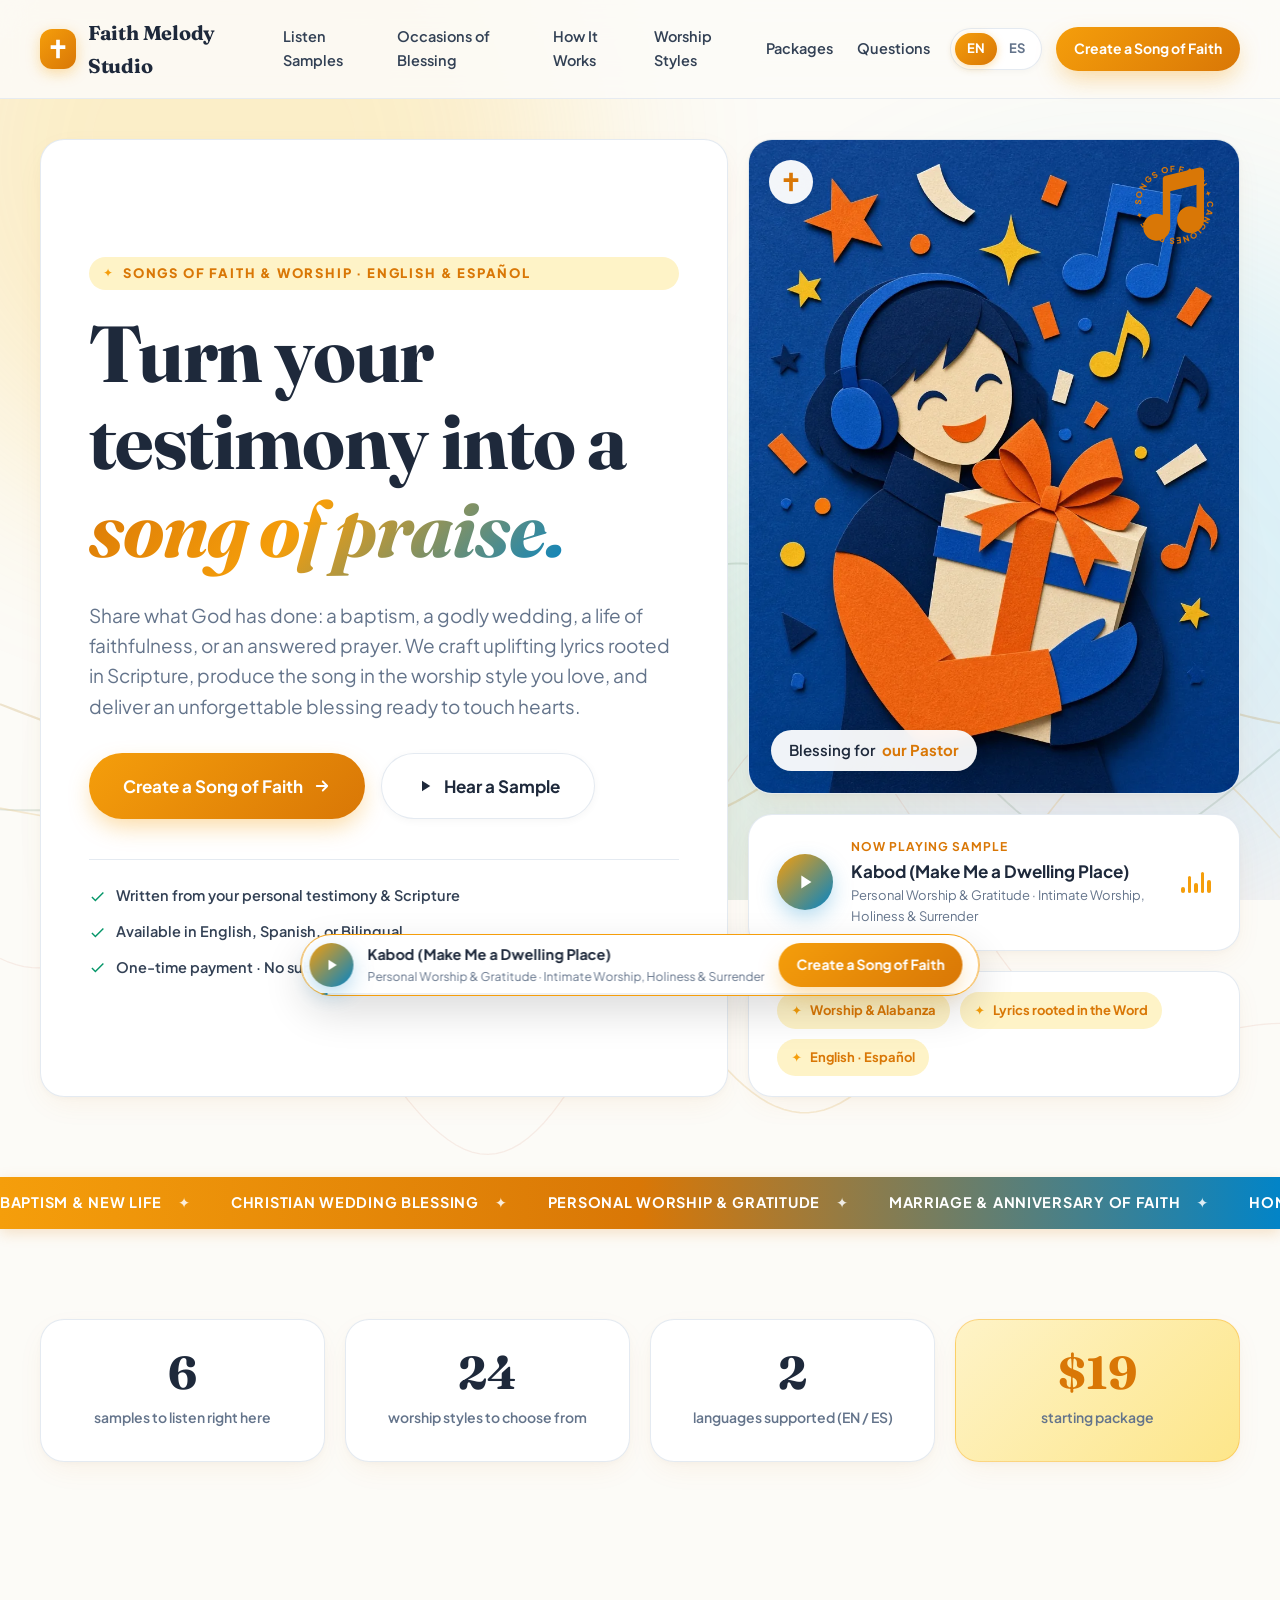
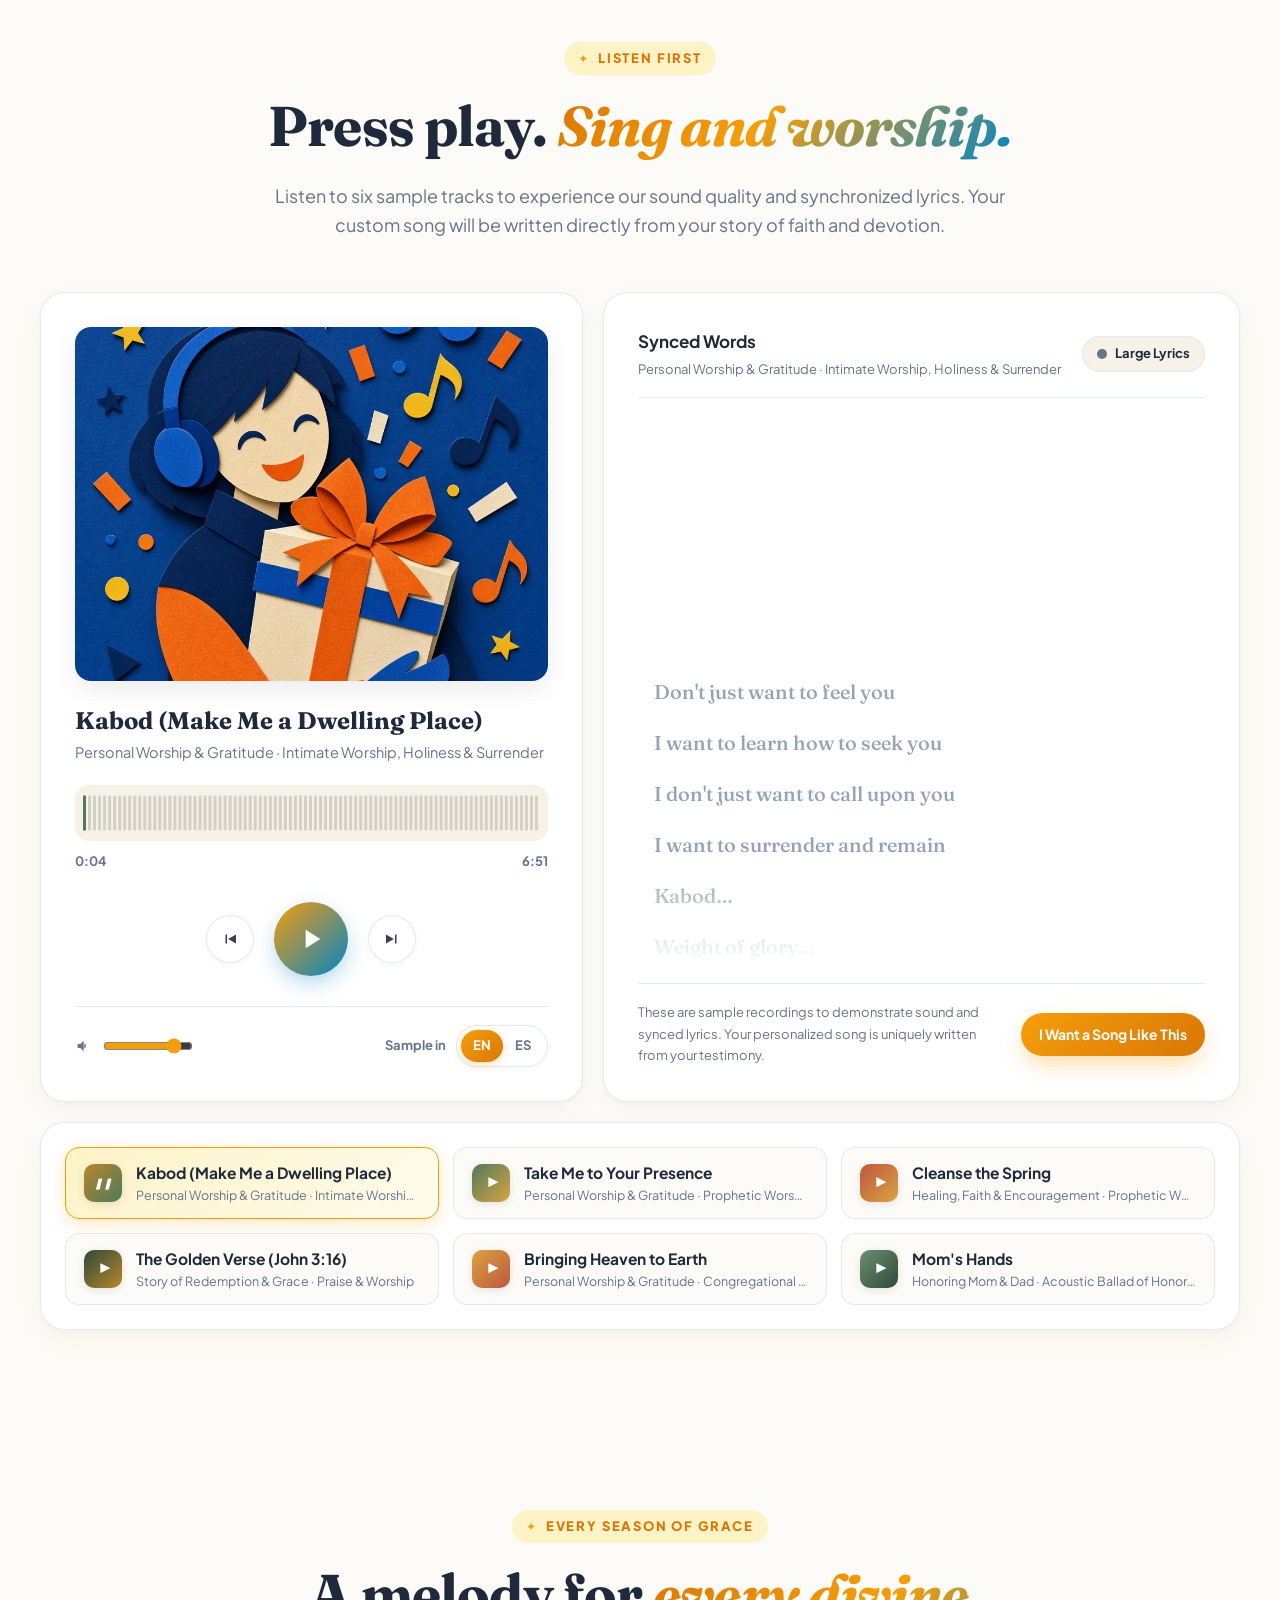
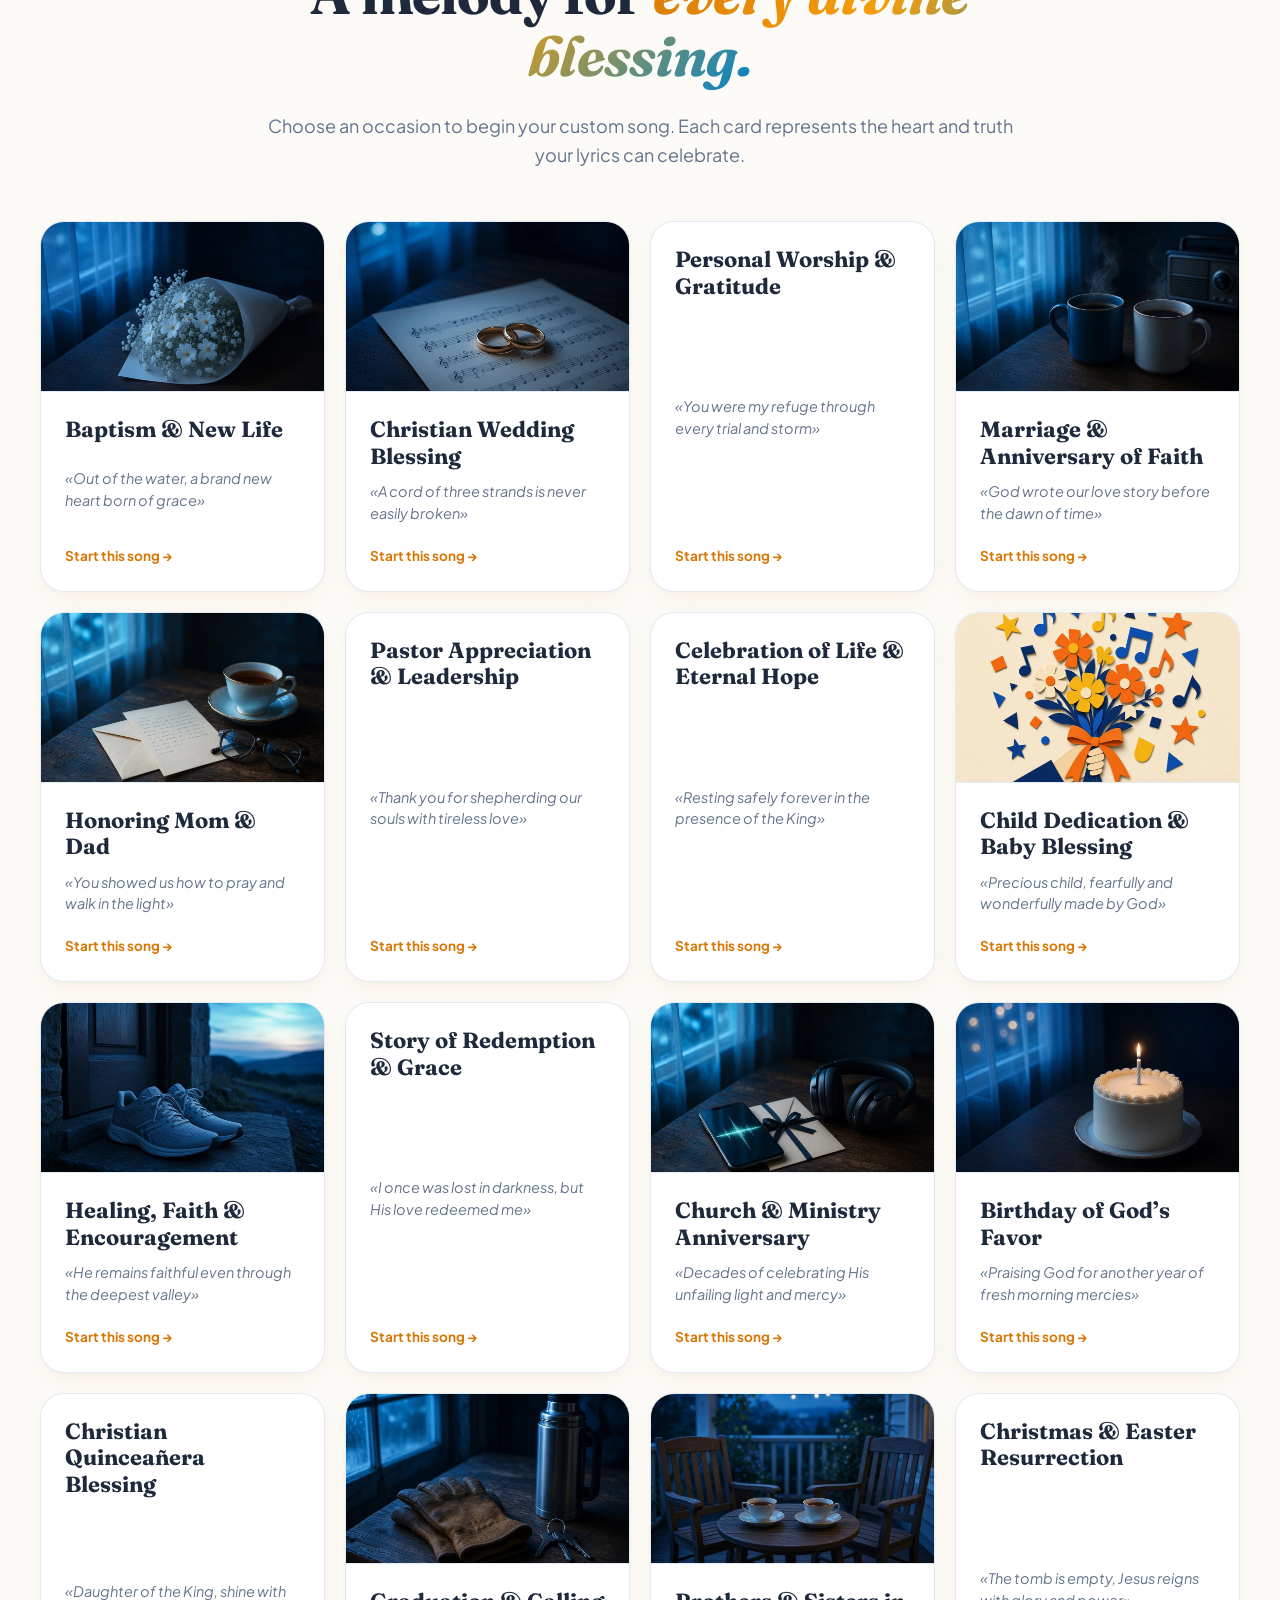
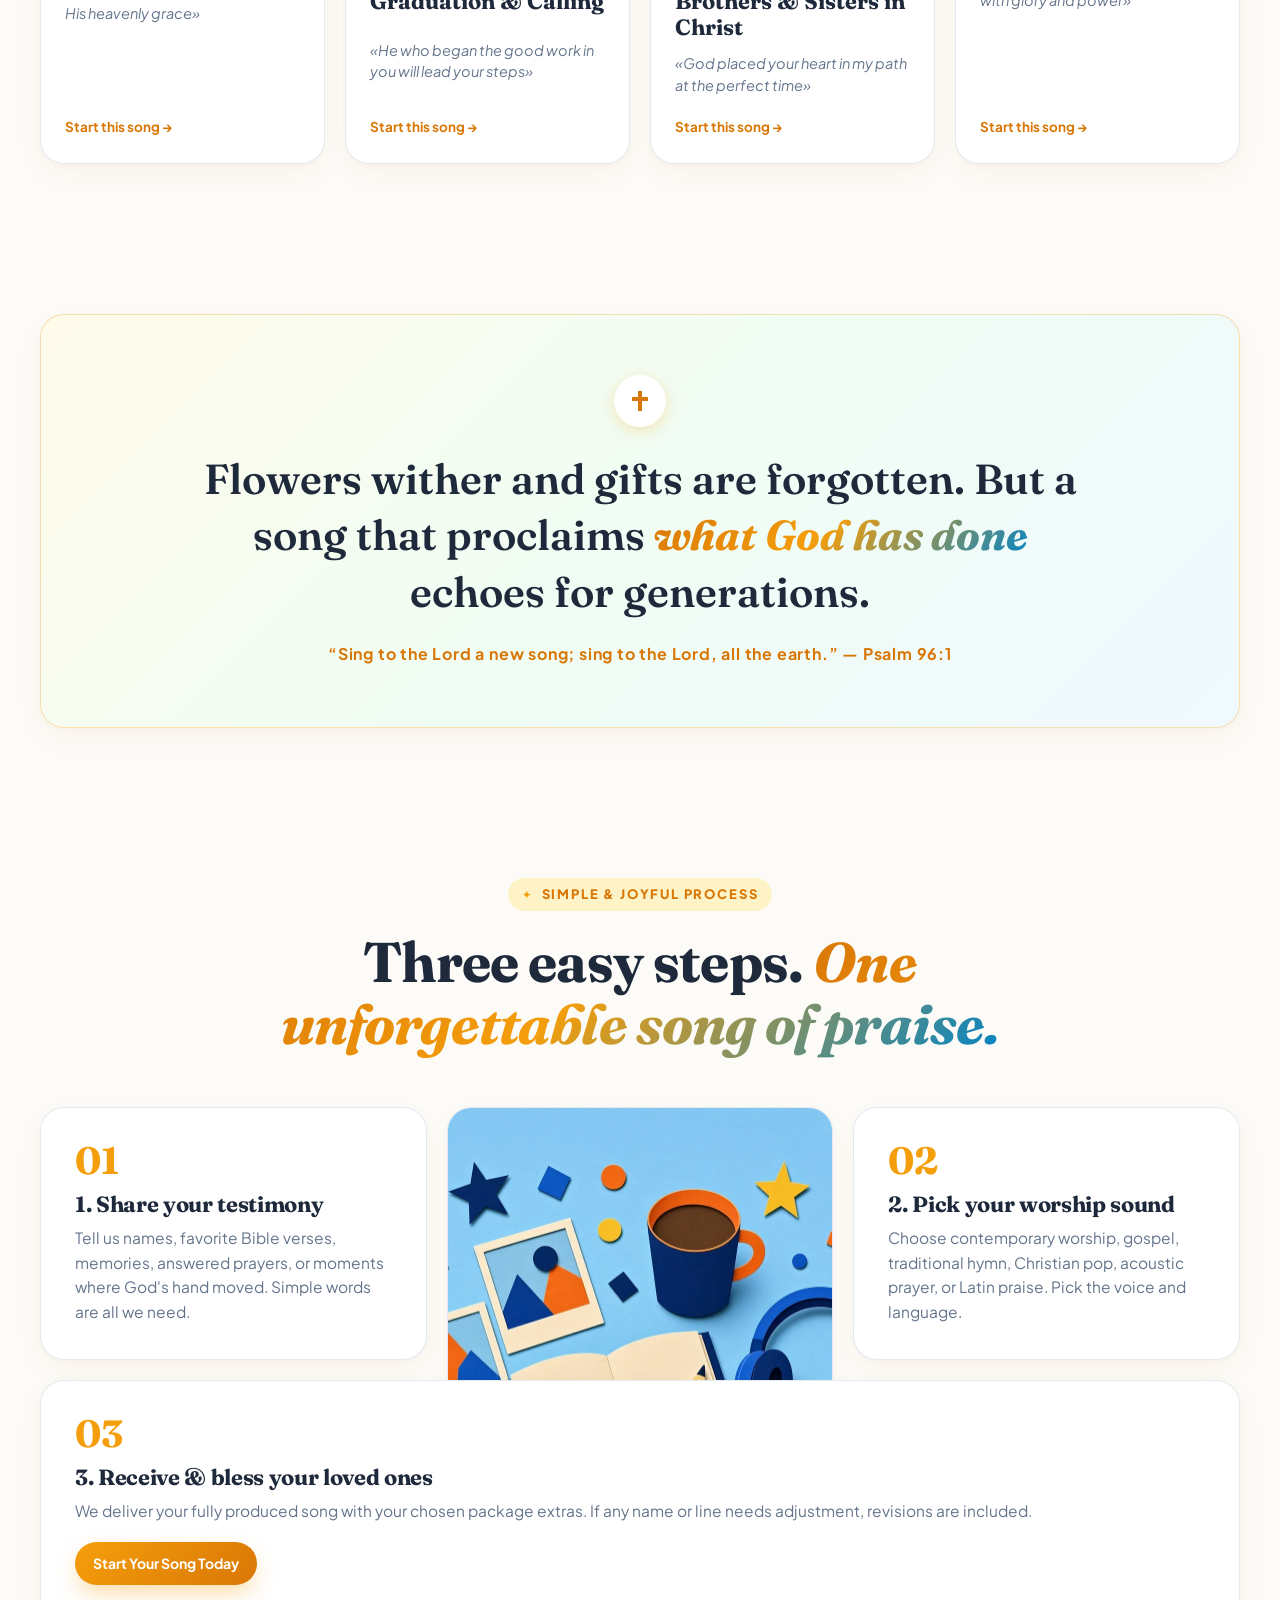
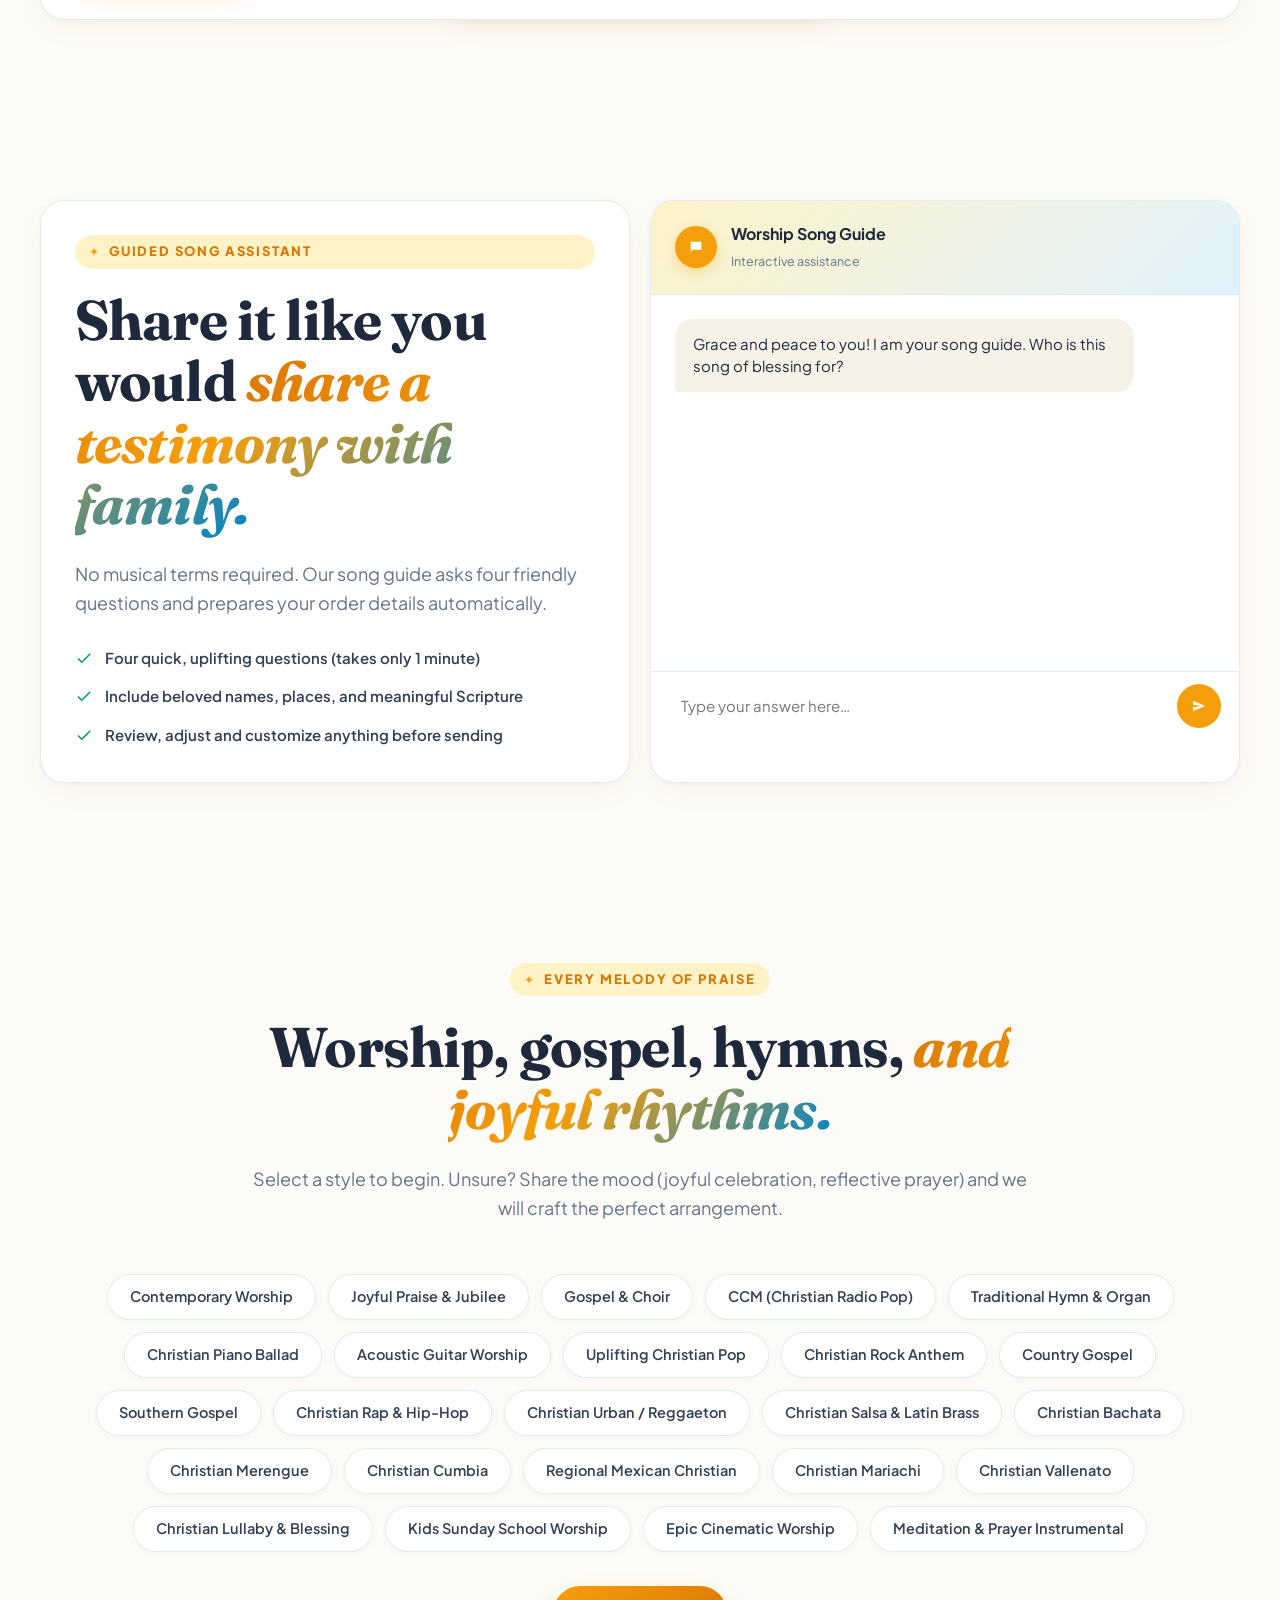
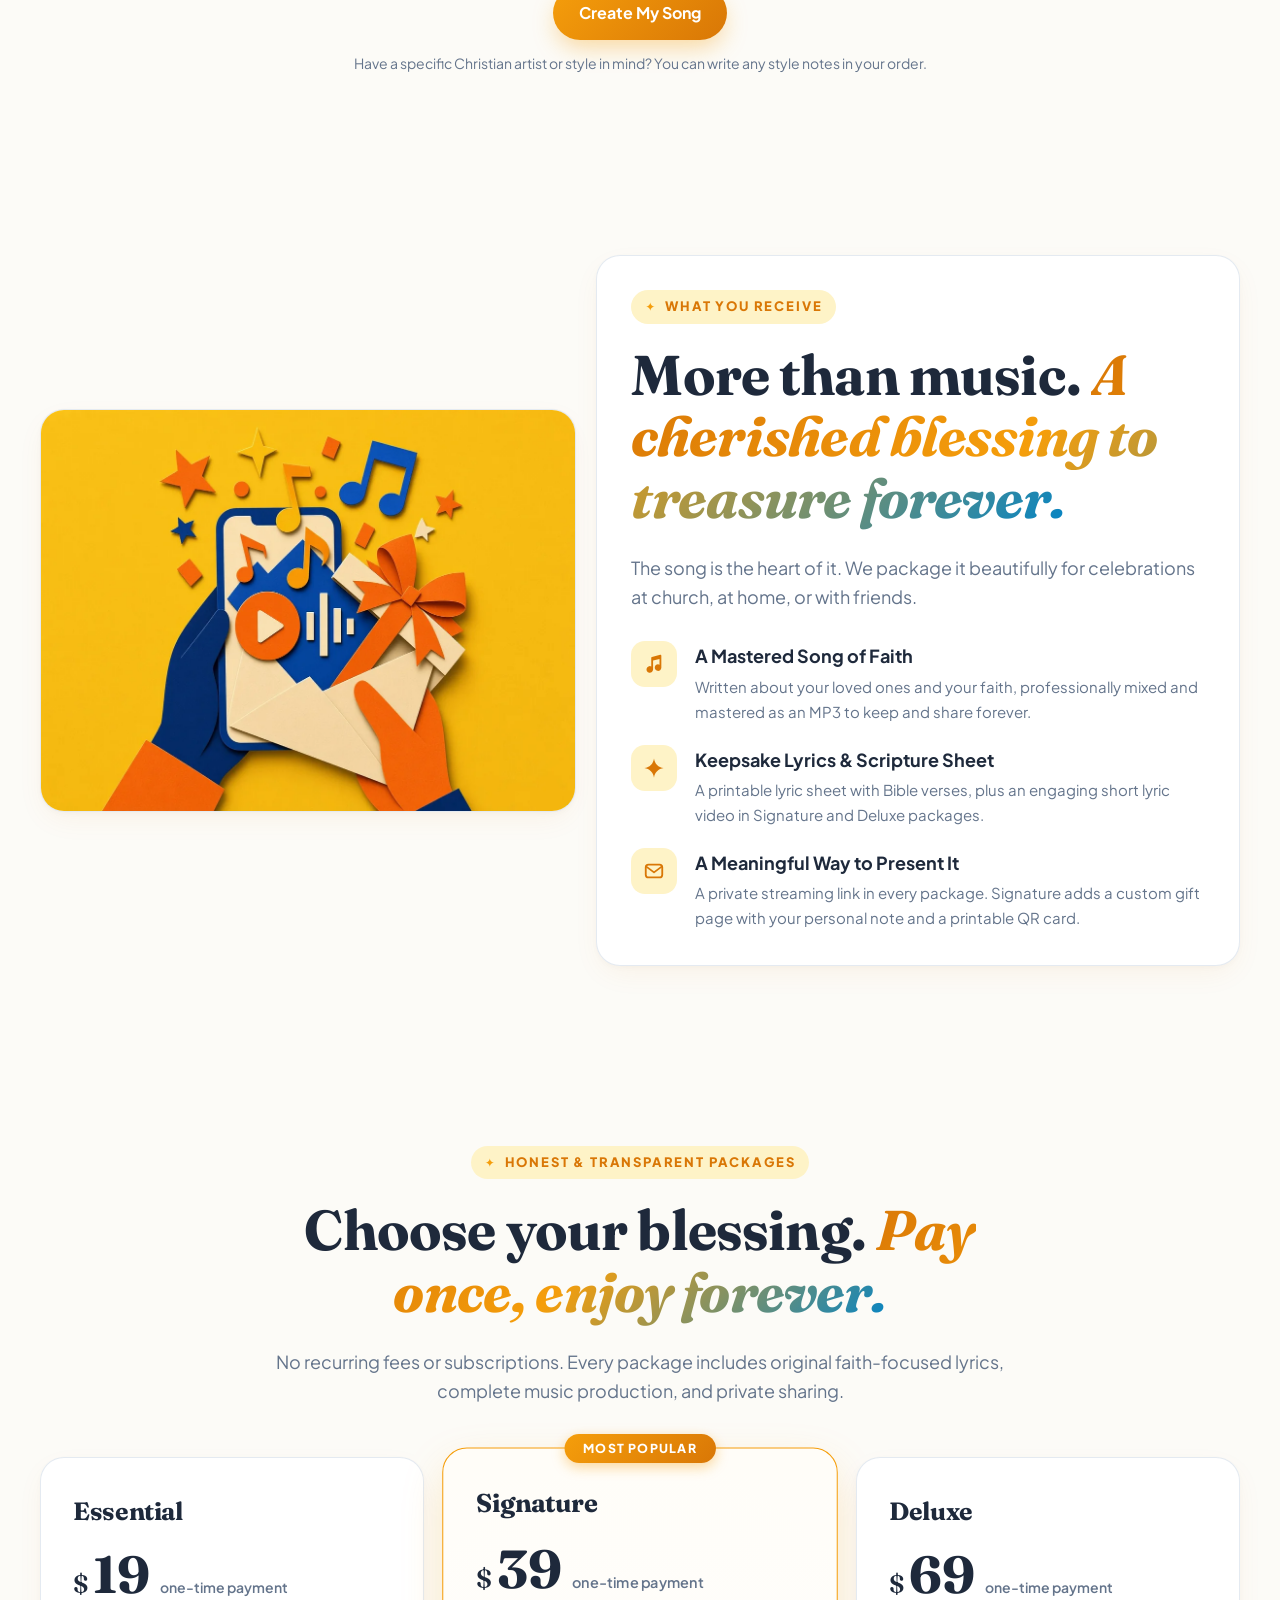
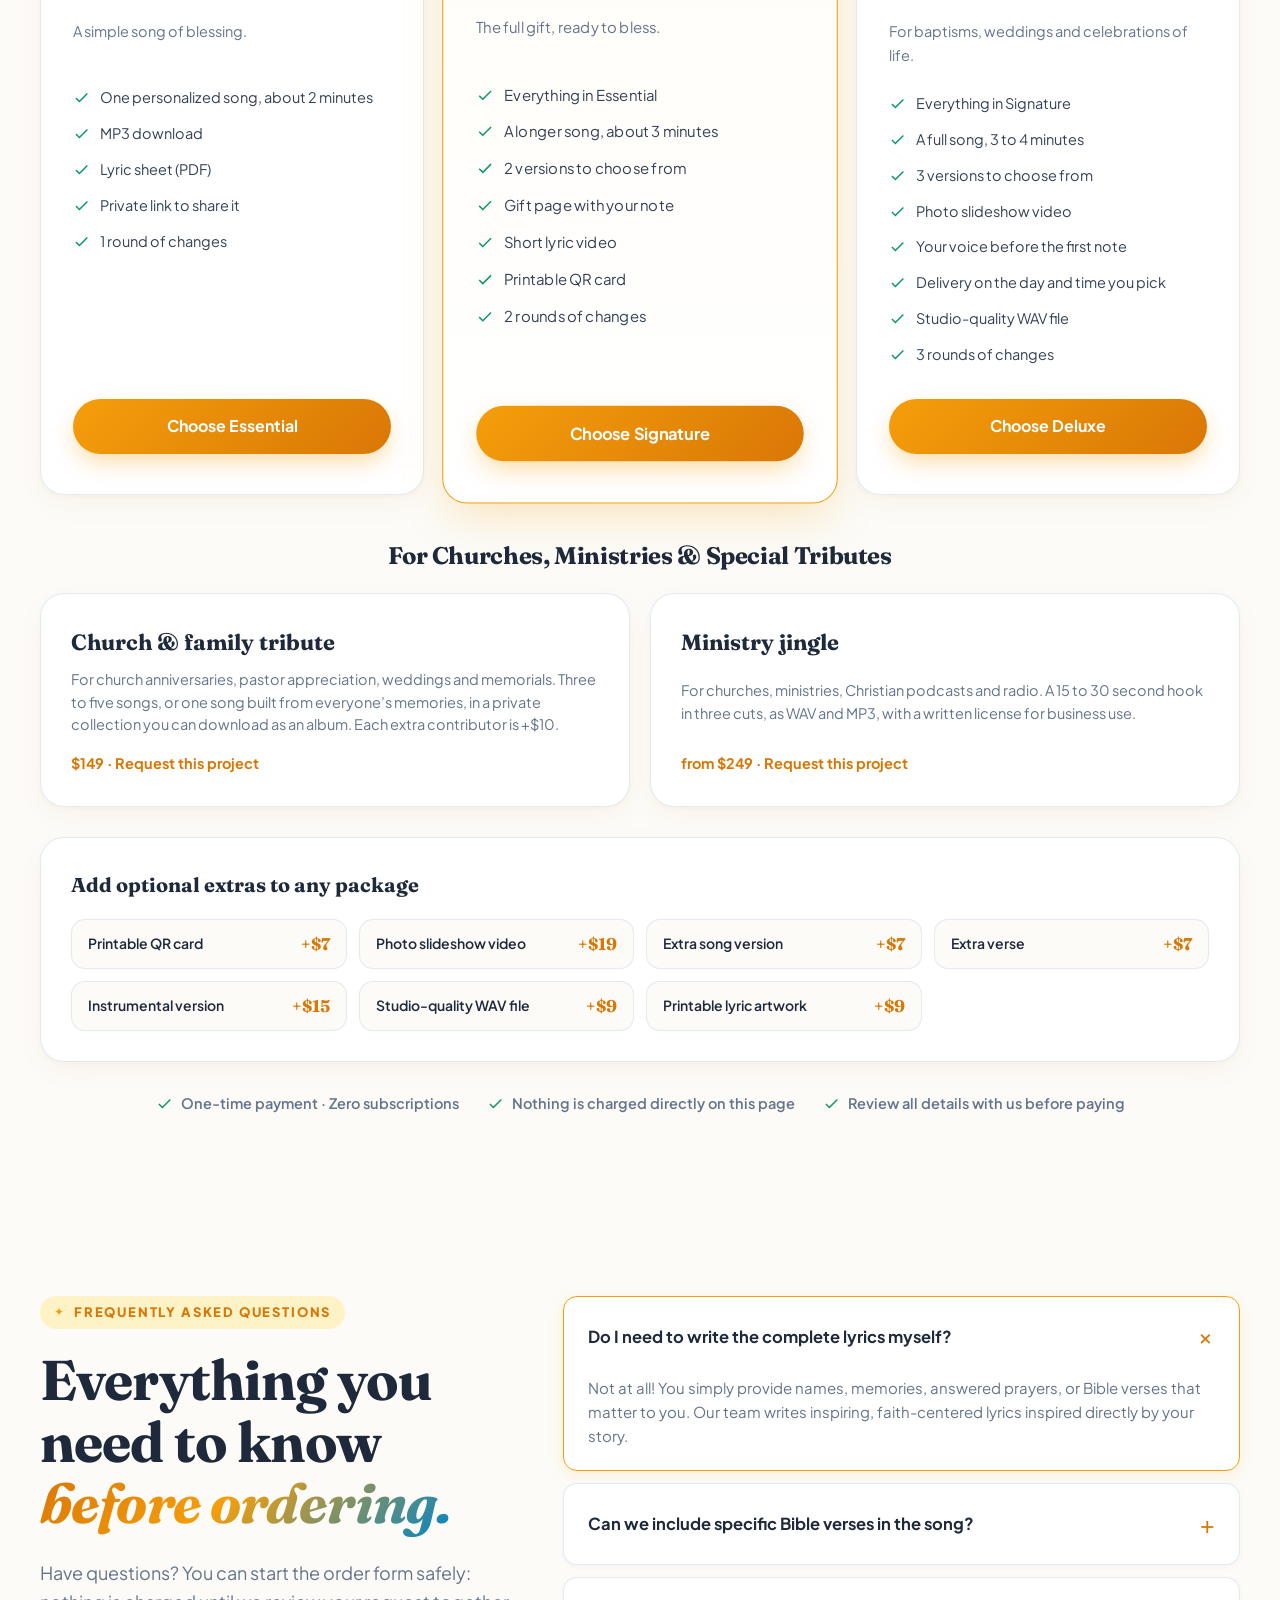
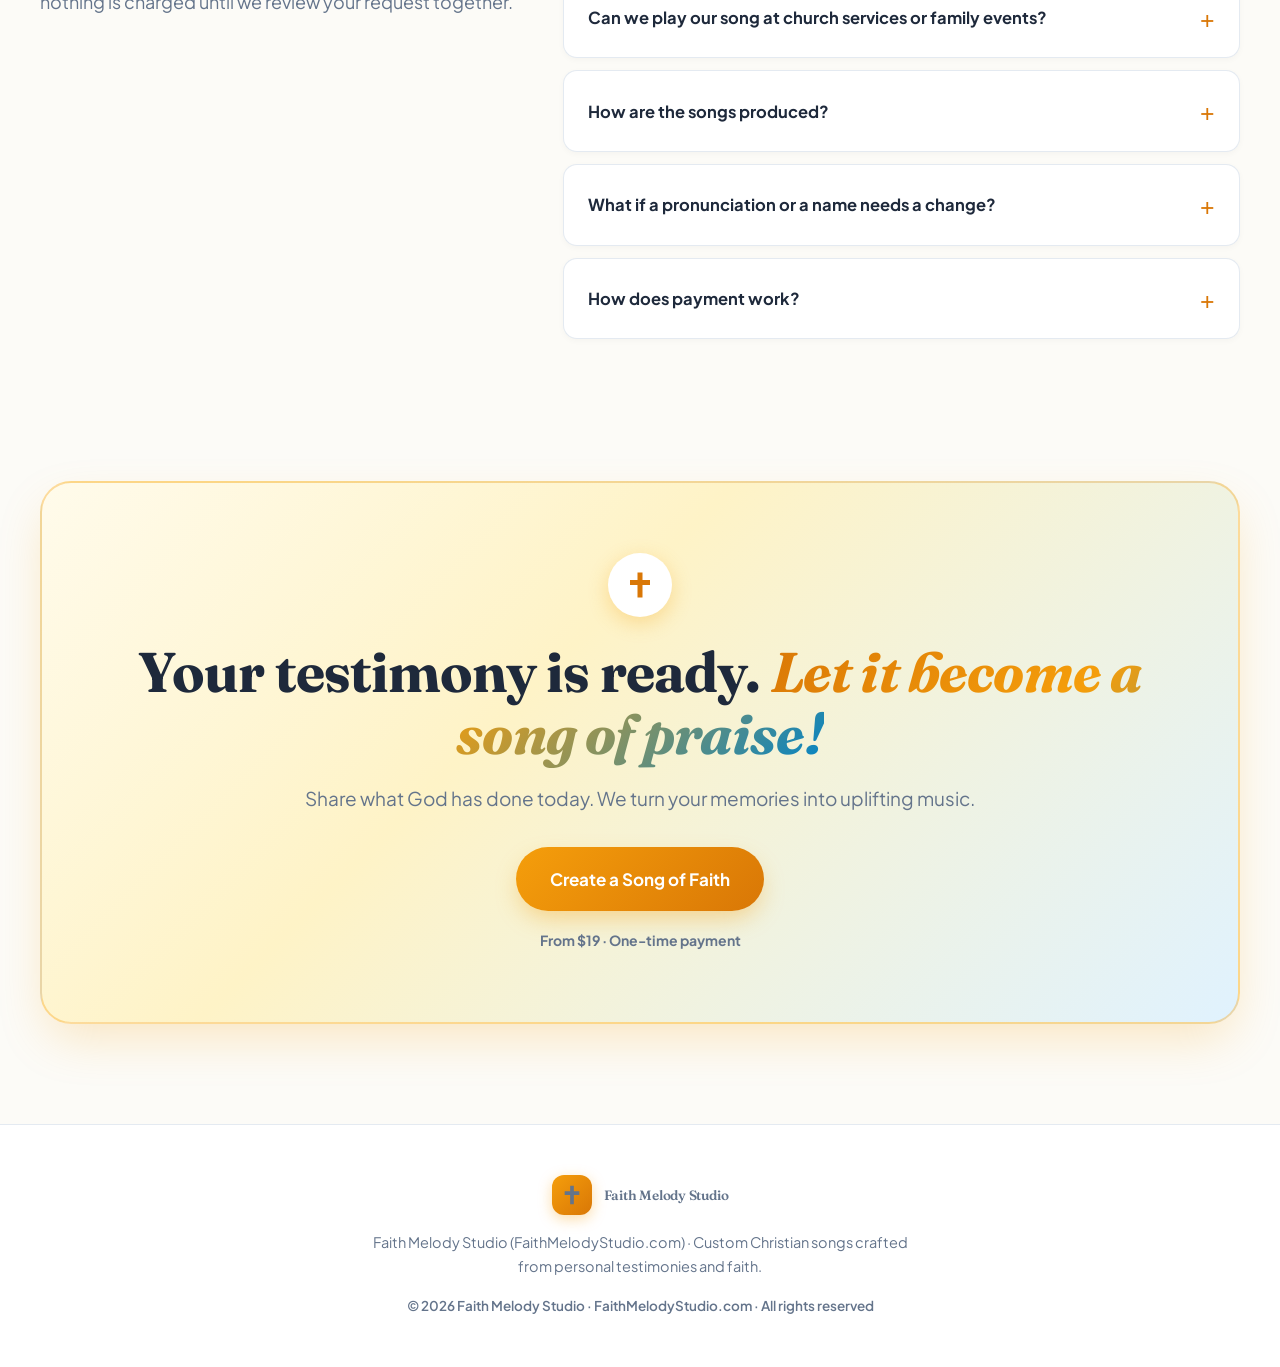
<file: demo5/index.html>
<!doctype html>
<html lang="en">

<head>
  <meta charset="utf-8">
  <meta name="viewport" content="width=device-width, initial-scale=1, viewport-fit=cover">
  <title>Faith Melody Studio · Custom Christian Songs of Faith</title>
  <meta name="description"
    content="Custom Christian songs crafted from your personal testimony: worship, joyful praise, hymns and gospel. In English or Spanish."
    data-i18n-content="doc.desc">
  <meta name="theme-color" content="#FFFDF9">
  <link rel="preconnect" href="https://fonts.googleapis.com">
  <link rel="preconnect" href="https://fonts.gstatic.com" crossorigin>
  <link rel="stylesheet"
    href="https://fonts.googleapis.com/css2?family=Fraunces:ital,opsz,wght@0,9..144,500..800;1,9..144,500..800&family=Plus+Jakarta+Sans:wght@400;500;600;700;800&display=swap">
  <link rel="stylesheet" href="styles.css?v=v20">
</head>

<body>

  <svg width="0" height="0" style="position:absolute" aria-hidden="true">
    <symbol id="i-play" viewBox="0 0 24 24">
      <path d="M8 5v14l11-7z" />
    </symbol>
    <symbol id="i-pause" viewBox="0 0 24 24">
      <path d="M6 5h4v14H6zM14 5h4v14h-4z" />
    </symbol>
    <symbol id="i-check" viewBox="0 0 24 24">
      <path d="M9 16.2 4.8 12l-1.4 1.4L9 19 21 7l-1.4-1.4z" />
    </symbol>
    <symbol id="i-prev" viewBox="0 0 24 24">
      <path d="M6 6h2v12H6zM20 6v12L9.5 12z" />
    </symbol>
    <symbol id="i-next" viewBox="0 0 24 24">
      <path d="M16 6h2v12h-2zM4 6v12l10.5-6z" />
    </symbol>
    <symbol id="i-vol" viewBox="0 0 24 24">
      <path d="M4 9v6h4l5 5V4L8 9zm12.5 3a4.5 4.5 0 0 0-2.5-4v8a4.5 4.5 0 0 0 2.5-4z" />
    </symbol>
    <symbol id="i-send" viewBox="0 0 24 24">
      <path d="M3 20l18-8L3 4v6l12 2-12 2z" />
    </symbol>
    <symbol id="i-chat" viewBox="0 0 24 24">
      <path d="M4 4h16v12H7l-3 3z" />
    </symbol>
    <symbol id="i-mic" viewBox="0 0 24 24">
      <path
        d="M12 14a3 3 0 0 0 3-3V6a3 3 0 0 0-6 0v5a3 3 0 0 0 3 3zm5-3a5 5 0 0 1-10 0H5a7 7 0 0 0 6 6.9V21h2v-3.1A7 7 0 0 0 19 11z" />
    </symbol>
    <symbol id="i-note" viewBox="0 0 24 24">
      <path
        d="M9 4.6v10.1A3.6 3.6 0 1 0 11 18V8.3l7-1.7v6.1A3.6 3.6 0 1 0 20 16V3a1 1 0 0 0-1.24-.97l-9 2.2A1 1 0 0 0 9 5.2Z" />
    </symbol>
    <symbol id="i-star" viewBox="0 0 24 24">
      <path
        d="M12 1.5c.7 5.6 4.9 9.8 10.5 10.5-5.6.7-9.8 4.9-10.5 10.5C11.3 16.9 7.1 12.7 1.5 12 7.1 11.3 11.3 7.1 12 1.5Z" />
    </symbol>
    <symbol id="i-mail" viewBox="0 0 24 24" fill="none" stroke="currentColor" stroke-width="2" stroke-linecap="round"
      stroke-linejoin="round">
      <rect x="3" y="5" width="18" height="14" rx="3" />
      <path d="m4 7.5 8 6 8-6" />
    </symbol>
    <symbol id="i-arrow" viewBox="0 0 24 24" fill="none" stroke="currentColor" stroke-width="2.4" stroke-linecap="round"
      stroke-linejoin="round">
      <path d="M5 12h14M13 6l6 6-6 6" />
    </symbol>
    <symbol id="i-cross" viewBox="0 0 24 24">
      <path d="M10 2h4v6h6v4h-6v10h-4V12H4V8h6z" />
    </symbol>
  </svg>

  <!-- Radiant celestial mesh background -->
  <div class="mesh" aria-hidden="true"><i></i><i></i><i></i><i></i></div>

  <header class="nav" id="nav">
    <div class="wrap">
      <a class="brand" href="#top">
        <span class="logo" aria-hidden="true"><svg>
            <use href="#i-cross" />
          </svg></span>
        <span class="brand-text" data-brand>Faith Melody Studio</span>
      </a>
      <nav aria-label="Main navigation" data-i18n-aria="nav.main" id="navLinks">
        <a href="#samples" data-i18n="nav.samples">Listen Samples</a>
        <a href="#occasions" data-i18n="nav.occ">Occasions of Blessing</a>
        <a href="#how" data-i18n="nav.how">How It Works</a>
        <a href="#styles" data-i18n="nav.styles">Worship Styles</a>
        <a href="#pricing" data-i18n="nav.pricing">Packages</a>
        <a href="#reviews" data-i18n="nav.reviews" data-needs-reviews hidden>Testimonies</a>
        <a href="#faq" data-i18n="nav.faq">Questions</a>
      </nav>
      <div class="nav-right">
        <div class="langs" id="langs" role="group" aria-label="Language" data-i18n-aria="nav.lang"></div>
        <button class="btn sm glow" type="button" data-order data-i18n="nav.cta">Create a Song of Faith</button>
        <button class="menu-btn" id="menuBtn" type="button" aria-expanded="false" aria-controls="navLinks"
          aria-label="Menu" data-i18n-aria="nav.menu"><span></span><span></span></button>
      </div>
    </div>
  </header>

  <main id="top">

    <!-- HERO: Jovial & Radiant Bento Grid -->
    <section class="hero" id="hero">
      <canvas id="wave" aria-hidden="true"></canvas>
      <div class="wrap bento hero-bento">
        <div class="cell hero-main">
          <div class="eyebrow" data-i18n="hero.eyebrow">Songs of Faith &amp; Worship · English &amp; Español</div>
          <h1 data-i18n="hero.h1">Turn your testimony into a <em>song of praise.</em></h1>
          <p class="lead" data-i18n="hero.sub">Share what God has done: a baptism, a godly wedding, a life of
            faithfulness, or an answered prayer. We craft uplifting lyrics rooted in Scripture, produce the song in the
            worship style you love, and deliver an unforgettable blessing ready to touch hearts.</p>
          <div class="cta-row">
            <button class="btn lg glow" type="button" data-order><span data-i18n="hero.cta">Create a Song of
                Faith</span><svg aria-hidden="true">
                <use href="#i-arrow" />
              </svg></button>
            <button class="btn ghost lg" type="button" id="heroListen"><svg aria-hidden="true">
                <use href="#i-play" />
              </svg><span data-i18n="hero.listen">Hear a Sample</span></button>
          </div>
          <ul class="trust">
            <li><svg aria-hidden="true">
                <use href="#i-check" />
              </svg><span data-i18n="hero.t1">Written from your personal testimony &amp; Scripture</span></li>
            <li><svg aria-hidden="true">
                <use href="#i-check" />
              </svg><span data-i18n="hero.t2">Available in English, Spanish, or Bilingual</span></li>
            <li><svg aria-hidden="true">
                <use href="#i-check" />
              </svg><span data-i18n="hero.t3">One-time payment · No subscription</span></li>
          </ul>
        </div>

        <div class="cell hero-art" id="heroArt">
          <span class="cross-badge" aria-hidden="true"><svg>
              <use href="#i-cross" />
            </svg></span>
          <img src="media/img/hero.webp" width="864" height="1152"
            alt="Uplifting illustration of joy, music and praise.">
          <div class="for-tag"><span data-i18n="hero.for">Blessing for</span> <b id="rot">Mom</b></div>
          <div class="seal" aria-hidden="true">
            <svg viewBox="0 0 120 120">
              <defs>
                <path id="sealPath" d="M60 60m-44 0a44 44 0 1 1 88 0a44 44 0 1 1-88 0" />
              </defs>
              <text>
                <textPath href="#sealPath" textLength="270">SONGS OF FAITH ✦ CANCIONES DE FE ✦ </textPath>
              </text>
            </svg>
            <span><svg viewBox="0 0 24 24">
                <use href="#i-note" />
              </svg></span>
          </div>
        </div>

        <div class="cell np">
          <button class="rbtn" type="button" data-play aria-label="Play"><svg aria-hidden="true">
              <use href="#i-play" data-play-icon />
            </svg></button>
          <div class="np-info"><small data-i18n="hero.np">Now Playing Sample</small><strong data-title>With
              You</strong><span class="np-meta" data-meta></span></div>
          <span class="eq" aria-hidden="true"><i></i><i></i><i></i><i></i><i></i></span>
        </div>

        <div class="cell chips-cell">
          <span class="chip"><i>✦</i><span data-i18n="hero.c1">Worship &amp; Alabanza</span></span>
          <span class="chip"><i>✦</i><span data-i18n="hero.c2">Lyrics rooted in the Word</span></span>
          <span class="chip"><i>✦</i><span data-i18n="hero.c3">English · Español</span></span>
        </div>
      </div>
    </section>

    <!-- TICKER: Built dynamically from the occasions of grace -->
    <div class="ticker" aria-hidden="true">
      <div class="ticker-track" id="ticker"></div>
    </div>

    <!-- FACTS: At a glance -->
    <section class="facts" aria-label="At a glance" data-i18n-aria="fact.label">
      <div class="wrap bento facts-bento">
        <div class="cell fact"><b data-fact="samples">6</b><span data-i18n="fact.samples">samples to listen right
            here</span></div>
        <div class="cell fact"><b data-fact="styles">24</b><span data-i18n="fact.styles">worship styles to choose
            from</span></div>
        <div class="cell fact"><b data-fact="langs">2</b><span data-i18n="fact.langs">languages supported (EN /
            ES)</span></div>
        <div class="cell fact accent"><b data-fact="from">$19</b><span data-i18n="fact.price">starting package</span>
        </div>
      </div>
    </section>

    <!-- SAMPLES PLAYER: Eric's interactive player with synchronized lyrics -->
    <section id="samples">
      <div class="wrap">
        <div class="head" data-rv>
          <div class="eyebrow" data-i18n="player.eyebrow">Listen First</div>
          <h2 data-i18n="player.h2">Press play. <em>Sing and worship.</em></h2>
          <p class="lead" data-i18n="player.sub">Listen to six sample tracks to experience our sound quality and
            synchronized lyrics. Your custom song will be written directly from your story of faith and devotion.</p>
        </div>
        <div id="playerBox">
          <div class="player bento" data-rv>
            <div class="cell deck">
              <div class="art"><img id="deckArt" src="media/img/love.webp" width="1100" height="825"
                  alt="Worship track artwork"><span class="spin" aria-hidden="true"></span></div>
              <div class="tt"><strong data-title>With You</strong><span data-meta>Christian Ballad · Piano &amp;
                  Strings</span></div>
              <div class="wavebox"><canvas id="peaks" aria-hidden="true"></canvas><input type="range" id="seek" min="0"
                  max="1000" value="0" aria-label="Seek audio" data-i18n-aria="player.seek"></div>
              <div class="times"><span id="tCur">0:00</span><span id="tDur">2:33</span></div>
              <div class="ctl">
                <button class="ibtn" type="button" id="prev" aria-label="Previous sample"
                  data-i18n-aria="player.prev"><svg aria-hidden="true">
                    <use href="#i-prev" />
                  </svg></button>
                <button class="rbtn big glow" type="button" data-play aria-label="Play"><svg aria-hidden="true">
                    <use href="#i-play" data-play-icon />
                  </svg></button>
                <button class="ibtn" type="button" id="next" aria-label="Next sample" data-i18n-aria="player.next"><svg
                    aria-hidden="true">
                    <use href="#i-next" />
                  </svg></button>
              </div>
              <div class="deck-foot">
                <div class="vol"><svg aria-hidden="true">
                    <use href="#i-vol" />
                  </svg><input type="range" id="vol" min="0" max="100" value="85" aria-label="Audio volume"
                    data-i18n-aria="player.vol"></div>
                <div class="hear"><span data-i18n="player.hear">Sample in</span>
                  <div class="langs" id="sLangs" role="group" aria-label="Sample in" data-i18n-aria="player.hear"></div>
                </div>
              </div>
            </div>

            <div class="cell sheet">
              <div class="sheet-top">
                <span class="sheet-tag"><b data-i18n="player.words">Synced Words</b><span data-meta>Christian Ballad ·
                    Piano &amp; Strings</span></span>
                <button class="toggle" type="button" id="kmode" aria-pressed="false"><i></i><span
                    data-i18n="player.big">Large Lyrics</span></button>
              </div>
              <div class="stage" id="stage">
                <div class="stage-in" id="stageIn"></div>
              </div>
              <p class="sheet-err" id="songErr" role="alert" hidden></p>
              <div class="sheet-foot"><span data-i18n="player.note">These are sample recordings to demonstrate sound and
                  synced lyrics. Your personalized song is uniquely written from your testimony.</span><button
                  class="btn sm" type="button" id="wantThis" data-i18n="player.want">I Want a Song Like This</button>
              </div>
            </div>

            <div class="cell list" id="list" role="list" aria-label="Sample songs list" data-i18n-aria="player.list">
            </div>
          </div>
        </div>
      </div>
    </section>

    <!-- OCCASIONS: Celebrations of Faith & Grace -->
    <section id="occasions">
      <div class="wrap">
        <div class="head" data-rv>
          <div class="eyebrow" data-i18n="occ.eyebrow">Every Season of Grace</div>
          <h2 data-i18n="occ.h2">A melody for <em>every divine blessing.</em></h2>
          <p class="lead" data-i18n="occ.sub">Choose an occasion to begin your custom song. Each card represents the
            heart and truth your lyrics can celebrate.</p>
        </div>
        <div class="occs bento" id="occs"></div>
      </div>
    </section>

    <!-- STATEMENT QUOTE -->
    <section class="statement">
      <div class="wrap">
        <div class="statement-card" data-rv>
          <div class="cross-icon" aria-hidden="true"><svg>
              <use href="#i-cross" />
            </svg></div>
          <p class="big-quote" data-i18n="quote.text">Flowers wither and gifts are forgotten. But a song that proclaims
            <em>what God has done</em> echoes for generations.
          </p>
          <p class="verse" data-i18n="quote.verse">“Sing to the Lord a new song; sing to the Lord, all the earth.” —
            Psalm 96:1</p>
        </div>
      </div>
    </section>

    <!-- HOW IT WORKS -->
    <section id="how">
      <div class="wrap">
        <div class="head" data-rv>
          <div class="eyebrow" data-i18n="how.eyebrow">Simple &amp; Joyful Process</div>
          <h2 data-i18n="how.h2">Three easy steps. <em>One unforgettable song of praise.</em></h2>
        </div>
        <div class="bento how-bento">
          <div class="cell step s1" data-rv>
            <span class="num">01</span>
            <h3 data-i18n="how.s1t">1. Share your testimony</h3>
            <p data-i18n="how.s1d">Tell us names, favorite Bible verses, memories, answered prayers, or moments where
              God's hand moved. Simple words are all we need.</p>
          </div>
          <div class="cell how-art" data-rv>
            <img src="media/img/story.webp" width="1024" height="1024" loading="lazy"
              alt="Testimony notebook with Scripture and inspiration.">
            <p class="sticker" data-i18n="how.note">One testimony. <b>One eternal song of praise.</b></p>
          </div>
          <div class="cell step s2" data-rv>
            <span class="num">02</span>
            <h3 data-i18n="how.s2t">2. Pick your worship sound</h3>
            <p data-i18n="how.s2d">Choose contemporary worship, gospel, traditional hymn, Christian pop, acoustic
              prayer, or Latin praise. Pick the voice and language.</p>
          </div>
          <div class="cell step s3" data-rv>
            <span class="num">03</span>
            <h3 data-i18n="how.s3t">3. Receive &amp; bless your loved ones</h3>
            <p data-i18n="how.s3d">We deliver your fully produced song with your chosen package extras. If any name or
              line needs adjustment, revisions are included.</p>
            <button class="btn sm glow" type="button" data-order data-i18n="how.cta">Start Your Song Today</button>
          </div>
        </div>
      </div>
    </section>

    <!-- SONG GUIDE: Interactive Chat -->
    <section class="story" id="story">
      <div class="wrap bento story-bento">
        <div class="cell story-info" data-rv>
          <div class="eyebrow" data-i18n="story.eyebrow">Guided Song Assistant</div>
          <h2 data-i18n="story.h2">Share it like you would <em>share a testimony with family.</em></h2>
          <p class="lead" data-i18n="story.sub">No musical terms required. Our song guide asks four friendly questions
            and prepares your order details automatically.</p>
          <ul class="ticks">
            <li><svg aria-hidden="true">
                <use href="#i-check" />
              </svg><span data-i18n="story.b1">Four quick, uplifting questions (takes only 1 minute)</span></li>
            <li><svg aria-hidden="true">
                <use href="#i-check" />
              </svg><span data-i18n="story.b2">Include beloved names, places, and meaningful Scripture</span></li>
            <li><svg aria-hidden="true">
                <use href="#i-check" />
              </svg><span data-i18n="story.b3">Review, adjust and customize anything before sending</span></li>
            <li data-needs-whatsapp hidden><svg aria-hidden="true">
                <use href="#i-mic" />
              </svg><span data-i18n="story.b4">Prefer speaking? Send your testimony via WhatsApp voice note.</span></li>
          </ul>
        </div>
        <div class="cell chat" data-rv>
          <div class="chat-head">
            <div class="chat-avatar"><svg aria-hidden="true">
                <use href="#i-chat" />
              </svg></div>
            <div><b data-i18n="story.title">Worship Song Guide</b><span data-i18n="story.kind">Interactive
                assistance</span></div>
          </div>
          <div class="msgs" id="msgs" aria-live="polite"></div>
          <div class="quick" id="quick"></div>
          <form id="chatForm" autocomplete="off"><input id="chatIn" placeholder="Type your answer here…"
              data-i18n-ph="story.ph" aria-label="Type your answer here…" data-i18n-aria="story.ph"><button
              aria-label="Send answer" data-i18n-aria="story.send"><svg aria-hidden="true">
                <use href="#i-send" />
              </svg></button></form>
        </div>
      </div>
    </section>

    <!-- STYLES CHIPS -->
    <section id="styles">
      <div class="wrap">
        <div class="head" data-rv>
          <div class="eyebrow" data-i18n="styles.eyebrow">Every Melody of Praise</div>
          <h2 data-i18n="styles.h2">Worship, gospel, hymns, <em>and joyful rhythms.</em></h2>
          <p class="lead" data-i18n="styles.sub">Select a style to begin. Unsure? Share the mood (joyful celebration,
            reflective prayer) and we will craft the perfect arrangement.</p>
        </div>
        <div class="chips" id="chips" data-rv></div>
        <div class="style-cta"><button class="btn glow" type="button" id="styleCta">Create My Song</button><span
            data-i18n="styles.note">Have a specific Christian artist or style in mind? You can write any style notes in
            your order.</span></div>
      </div>
    </section>

    <!-- WHAT THEY GET -->
    <section id="gift">
      <div class="wrap bento gift-bento">
        <div class="cell gift-art" data-rv><img src="media/img/gift.webp" width="1100" height="825" loading="lazy"
            alt="A blessed Christian gift package with music and memories."></div>
        <div class="cell gift-text" data-rv>
          <div class="eyebrow" data-i18n="gift.eyebrow">What You Receive</div>
          <h2 data-i18n="gift.h2">More than music. <em>A cherished blessing to treasure forever.</em></h2>
          <p class="lead" data-i18n="gift.sub">The song is the heart of it. We package it beautifully for celebrations
            at church, at home, or with friends.</p>
          <ul class="gift-list">
            <li><span class="ico"><svg aria-hidden="true">
                  <use href="#i-note" />
                </svg></span>
              <div><b data-i18n="gift.l1t">A Mastered Song of Faith</b>
                <p data-i18n="gift.l1d">Written about your loved ones and your faith, professionally mixed and mastered
                  as an MP3 to keep and share forever.</p>
              </div>
            </li>
            <li><span class="ico"><svg aria-hidden="true">
                  <use href="#i-star" />
                </svg></span>
              <div><b data-i18n="gift.l2t">Keepsake Lyrics &amp; Scripture Sheet</b>
                <p data-i18n="gift.l2d">A printable lyric sheet with Bible verses, plus an engaging short lyric video in
                  Signature and Deluxe packages.</p>
              </div>
            </li>
            <li><span class="ico"><svg aria-hidden="true">
                  <use href="#i-mail" />
                </svg></span>
              <div><b data-i18n="gift.l3t">A Meaningful Way to Present It</b>
                <p data-i18n="gift.l3d">A private streaming link in every package. Signature adds a custom gift page
                  with your personal note and a printable QR card.</p>
              </div>
            </li>
          </ul>
        </div>
      </div>
    </section>

    <!-- PACKAGES & PRICING -->
    <section id="pricing">
      <div class="wrap">
        <div class="head" data-rv>
          <div class="eyebrow" data-i18n="price.eyebrow">Honest &amp; Transparent Packages</div>
          <h2 data-i18n="price.h2">Choose your blessing. <em>Pay once, enjoy forever.</em></h2>
          <p class="lead" data-i18n="price.sub">No recurring fees or subscriptions. Every package includes original
            faith-focused lyrics, complete music production, and private sharing.</p>
        </div>
        <div class="plans" id="plans"></div>
        <h3 class="more" id="moreTitle" data-i18n="price.more">For Churches, Ministries &amp; Special Tributes</h3>
        <div class="extras" id="extras"></div>
        <div class="addons cell">
          <p class="addons-label" data-i18n="price.addT">Add optional extras to any package</p>
          <ul id="addonList"></ul>
        </div>
        <ul class="assure">
          <li><svg aria-hidden="true">
              <use href="#i-check" />
            </svg><span data-i18n="price.g1">One-time payment · Zero subscriptions</span></li>
          <li><svg aria-hidden="true">
              <use href="#i-check" />
            </svg><span data-i18n="price.g2">Nothing is charged directly on this page</span></li>
          <li><svg aria-hidden="true">
              <use href="#i-check" />
            </svg><span data-i18n="price.g3">Review all details with us before paying</span></li>
        </ul>
      </div>
    </section>

    <!-- REVIEWS: Visible only if reviews array in config.js is populated -->
    <section id="reviews" data-needs-reviews hidden>
      <div class="wrap">
        <div class="head" data-rv>
          <div class="eyebrow" data-i18n="rev.eyebrow">Testimonies &amp; Stories</div>
          <h2 data-i18n="rev.h2">The joy and tears of gratitude are <em>the true reward.</em></h2>
        </div>
        <div class="revs bento" id="revs"></div>
      </div>
    </section>

    <!-- FAQ -->
    <section class="faq" id="faq">
      <div class="wrap faq-grid">
        <div data-rv>
          <div class="eyebrow" data-i18n="faq.eyebrow">Frequently Asked Questions</div>
          <h2 data-i18n="faq.h2">Everything you need to know <em>before ordering.</em></h2>
          <p class="lead" data-i18n="faq.sub">Have questions? You can start the order form safely: nothing is charged
            until we review your request together.</p>
        </div>
        <div class="qa" id="qa"></div>
      </div>
    </section>

    <!-- FINAL CALL TO ACTION -->
    <section class="final">
      <div class="wrap">
        <div class="final-card glow-card">
          <div class="cross-badge-big" aria-hidden="true"><svg>
              <use href="#i-cross" />
            </svg></div>
          <h2 data-i18n="final.h2">Your testimony is ready. <em>Let it become a song of praise!</em></h2>
          <p data-i18n="final.sub">Share what God has done today. We turn your memories into uplifting music.</p>
          <button class="btn lg glow" type="button" data-order data-i18n="hero.cta">Create a Song of Faith</button>
          <small data-i18n="final.note">From $19 · One-time payment</small>
        </div>
      </div>
    </section>
  </main>

  <!-- FOOTER -->
  <footer class="site">
    <div class="wrap">
      <a class="brand" href="#top">
        <span class="logo" aria-hidden="true"><svg>
            <use href="#i-cross" />
          </svg></span>
        <span class="brand-text" data-brand>Faith Melody Studio</span>
      </a>
      <p data-i18n="foot.line">Faith Melody Studio (FaithMelodyStudio.com) · Custom Christian songs crafted from
        personal testimonies and faith.</p>
      <span data-i18n="foot.rights">© Faith Melody Studio · FaithMelodyStudio.com · All rights reserved</span>
    </div>
  </footer>

  <!-- FLOATING MINI-PLAYER -->
  <div class="mini" id="mini">
    <button class="rbtn" type="button" data-play aria-label="Play"><svg aria-hidden="true">
        <use href="#i-play" data-play-icon />
      </svg></button>
    <div class="mini-info"><strong data-title></strong><small data-meta></small></div>
    <button class="btn sm glow" type="button" data-order data-i18n="nav.cta">Create a Song of Faith</button>
    <span class="mini-bar" aria-hidden="true"><i id="miniBar"></i></span>
  </div>

  <!-- ORDER MODAL (4 Steps + Summary) -->
  <dialog id="order" aria-labelledby="mTitle">
    <div class="m-head">
      <div>
        <h3 id="mTitle" data-i18n="m.title">Create Your Song of Faith</h3>
        <button class="x" type="button" id="mClose" aria-label="Close dialog" data-i18n-aria="m.close">×</button>
      </div>
      <ol class="prog" id="prog">
        <li data-i18n="m.p1">1 · For Whom</li>
        <li data-i18n="m.p2">2 · Testimony</li>
        <li data-i18n="m.p3">3 · Worship Sound</li>
        <li data-i18n="m.p4">4 · Package &amp; Details</li>
      </ol>
    </div>
    <form class="m-body" id="mBody" novalidate>
      <div data-step="1">
        <h4 data-i18n="m.s1t">Who is this song of blessing for?</h4>
        <p class="hint" data-i18n="m.s1h">We will use their name in the lyrics and prayers exactly as you write it.</p>
        <div class="grid2">
          <div class="f"><label for="o-name" data-i18n="m.name">Their name</label><input id="o-name" maxlength="40"
              autocomplete="off"><span class="err" id="e-name" role="alert"></span></div>
          <div class="f"><label for="o-say" data-i18n="m.say">Pronunciation or special nickname (optional)</label><input
              id="o-say" maxlength="60" placeholder="e.g. Joy or Pastor David" autocomplete="off"></div>
          <div class="f"><label for="o-rel" data-i18n="m.rel">Relationship to you</label><select id="o-rel"></select>
          </div>
          <div class="f"><label for="o-occ" data-i18n="m.occ">Occasion or blessing</label><select id="o-occ"></select>
          </div>
        </div>
      </div>
      <div data-step="2" hidden>
        <h4 data-i18n="m.s2t">Tell us the testimony or story</h4>
        <p class="hint" data-i18n="m.s2h">Answered prayers, favorite Bible verses, memories, or blessings you want in
          the song.</p>
        <div class="f">
          <label for="o-story" data-i18n="m.story">Your testimony and memories</label>
          <textarea id="o-story" maxlength="1500" data-i18n-ph="m.storyPh"
            placeholder="e.g. We want to honor Mom for her 60th birthday. She loves Psalm 23, taught us to pray every evening, and always serves our church family with a joyful smile..."></textarea>
          <div class="count"><span id="o-count">0</span>/1500</div>
          <span class="err" id="e-story" role="alert"></span>
        </div>
        <p class="note" data-needs-whatsapp hidden><svg aria-hidden="true">
            <use href="#i-mic" />
          </svg><span data-i18n="m.voiceNote">Prefer speaking? You can add a WhatsApp voice note after submitting this
            summary.</span></p>
      </div>
      <div data-step="3" hidden>
        <h4 data-i18n="m.s3t">Choose the worship sound</h4>
        <p class="hint" data-i18n="m.s3h">Not sure? Select "Surprise me" and we will tailor the arrangement to your
          testimony.</p>
        <div class="grid2">
          <div class="f"><label for="o-style" data-i18n="m.style">Worship style</label><select id="o-style"></select>
          </div>
          <div class="f"><label for="o-mood" data-i18n="m.mood">Emotional tone</label><select id="o-mood"></select>
          </div>
          <div class="f"><label for="o-voice" data-i18n="m.voice">Voice type</label><select id="o-voice"></select></div>
          <div class="f"><label for="o-lang" data-i18n="m.lang">Song language</label><select id="o-lang"></select></div>
        </div>
        <div class="f"><label for="o-ref" data-i18n="m.ref">Favorite instruments or style references
            (optional)</label><input id="o-ref" maxlength="120"
            placeholder="e.g. Acoustic guitar, warm piano, soft choir..." autocomplete="off"></div>
      </div>
      <div data-step="4" hidden>
        <h4 data-i18n="m.s4t">Pick your package</h4>
        <p class="hint" data-i18n="m.s4h">One-time payment. No subscription. No charges on this page.</p>
        <div class="sumbox" id="sumbox"></div>
        <div class="pick" id="pickPlan" role="radiogroup" aria-labelledby="mTitle"></div>
        <h4 class="sub" data-i18n="m.addons">Optional Add-ons</h4>
        <div class="pick" id="pickAdd"></div>
        <div class="grid2">
          <div class="f"><label for="o-buyer" data-i18n="m.buyer">Your full name</label><input id="o-buyer"
              maxlength="60" autocomplete="name"><span class="err" id="e-buyer" role="alert"></span></div>
          <div class="f"><label for="o-email" data-i18n="m.email">Your email address (optional)</label><input
              id="o-email" type="email" autocomplete="email" placeholder="you@example.com"><span class="err"
              id="e-email" role="alert"></span></div>
          <div class="f"><label for="o-date" data-i18n="m.date">Date needed by (optional)</label><input id="o-date"
              type="date"></div>
        </div>
      </div>
      <div data-step="5" hidden>
        <div class="ok">
          <div class="tick" aria-hidden="true"><svg>
              <use href="#i-check" />
            </svg></div>
          <h4 data-i18n="m.okT">Your order summary is ready to send!</h4>
          <p id="okLead" data-i18n="m.okLead">Nothing has been charged yet. Review your summary below and send it to us
            via Email or WhatsApp to confirm.</p>
          <textarea class="order-text" id="orderText" readonly rows="12" aria-label="Order summary text"
            data-i18n-aria="m.orderText"></textarea>
          <div class="send">
            <a class="btn glow" id="sendMail" hidden data-i18n="m.mail">Send via Email</a>
            <a class="btn glow" id="sendWa" target="_blank" rel="noopener" hidden data-i18n="m.wa">Send via WhatsApp</a>
            <button class="btn ghost" type="button" id="copyOrder" data-i18n="m.copy">Copy Order Summary</button>
          </div>
        </div>
      </div>
    </form>
    <div class="m-foot">
      <div class="tot"><small data-i18n="m.total">Total</small><b id="mTotal">$39</b></div>
      <button type="button" class="btn ghost" id="mBack" data-i18n="m.back">Back</button>
      <button type="button" class="btn glow" id="mNext">Next step</button>
    </div>
  </dialog>

  <script src="config.js?v=v20"></script>
  <script src="text.js?v=v20"></script>
  <script src="songs.js?v=v20"></script>
  <script src="script.js?v=v20"></script>
</body>

</html>
</file>
<file: demo1/styles.css>
/* Storefront styles. Flat "cut-paper poster" look: navy, cobalt, tangerine, sunshine yellow and cream,
   thick outlines and hard offset shadows. Colors are matched to the artwork in media/img. */

:root {
  --navy: #0A2760;
  --navy-deep: #061A45;
  --blue: #1648A8;
  --blue-bright: #2D66DE;
  --sky: #DCEEFB;
  --sky-deep: #9CCBEC;
  --cream: #FFF3DC;
  --paper: #FFFBF4;
  --white: #FFFFFF;
  --orange: #F26F12;
  --orange-deep: #B4470A;   /* orange that is readable as text on light backgrounds */
  --sun: #F4C22B;

  --text: var(--navy);
  --soft: #47557F;
  --edge: var(--navy);      /* outline color, changed per band */
  --drop: var(--navy);      /* hard-shadow color, changed per band */

  --font-display: "Bricolage Grotesque", "Trebuchet MS", system-ui, sans-serif;
  --font-body: "Figtree", system-ui, -apple-system, "Segoe UI", Roboto, sans-serif;
  --font-hand: "Caveat", "Bradley Hand", "Segoe Print", cursive;

  --r: 24px;
  --nav-h: 64px;
  --overlap: 46px;
  --pad: clamp(4.5rem, 9vw, 7.5rem);
}

*, *::before, *::after { box-sizing: border-box; }
* { margin: 0; }
html { scroll-behavior: smooth; scroll-padding-top: calc(var(--nav-h) + 28px); -webkit-text-size-adjust: 100%; }
body { font: 500 1.02rem/1.6 var(--font-body); color: var(--text); background: var(--navy); overflow-x: hidden; -webkit-font-smoothing: antialiased; }
img { display: block; max-width: 100%; height: auto; }
button { font: inherit; color: inherit; background: none; border: 0; padding: 0; cursor: pointer; }
a { color: inherit; }
ul, ol { list-style: none; padding: 0; }
svg { width: 1em; height: 1em; fill: currentColor; flex: none; }
.sprite { position: absolute; width: 0; height: 0; overflow: hidden; }
:focus-visible { outline: 3px solid var(--orange); outline-offset: 3px; border-radius: 6px; }
.band-orange :focus-visible { outline-color: var(--navy); }
.skip { position: absolute; left: 1rem; top: -4rem; z-index: 100; background: var(--sun); color: var(--navy); padding: .6rem 1rem; border-radius: 10px; font-weight: 800; }
.skip:focus { top: 1rem; }

main { overflow-x: clip; }   /* the tilted ticker is wider than the page on purpose */
.wrap { width: min(1180px, calc(100% - 2.5rem)); margin-inline: auto; }
h1, h2, h3 { font-family: var(--font-display); font-weight: 800; letter-spacing: -.02em; text-wrap: balance; }

/* ---------------------------------------------------------------- buttons */
.btn {
  --bg: var(--orange); --fg: var(--navy);
  display: inline-flex; align-items: center; justify-content: center; gap: .55rem;
  padding: .85rem 1.4rem; border-radius: 999px; border: 2.5px solid var(--edge);
  background: var(--bg); color: var(--fg); font: 800 1rem/1.1 var(--font-body); text-decoration: none; white-space: nowrap;
  box-shadow: 4px 4px 0 var(--drop); transition: transform .15s ease, box-shadow .15s ease, background-color .15s ease;
}
.btn:hover { transform: translate(-2px, -2px); box-shadow: 6px 6px 0 var(--drop); }
.btn:active { transform: translate(3px, 3px); box-shadow: 1px 1px 0 var(--drop); }
.btn svg { font-size: 1.1em; }
.btn-lg { padding: 1.05rem 1.7rem; font-size: 1.08rem; }
.btn-sm { padding: .6rem 1.05rem; font-size: .9rem; box-shadow: 3px 3px 0 var(--drop); }
.btn-navy { --bg: var(--navy); --fg: var(--cream); }
.btn-ghost { --bg: transparent; --fg: var(--cream); border-color: var(--cream); box-shadow: none; }
.btn-ghost:hover { background: rgba(255, 255, 255, .12); box-shadow: none; transform: none; }
.btn-ghost:active { transform: scale(.97); box-shadow: none; }
.btn-ghost-dark { --bg: var(--white); --fg: var(--navy); }
.btn-block { width: 100%; }

.round {
  width: 3.4rem; height: 3.4rem; flex: none; border-radius: 50%; display: grid; place-items: center; font-size: 1.3rem;
  background: var(--orange); color: var(--navy); border: 2.5px solid var(--navy); box-shadow: 3px 3px 0 var(--navy);
  transition: transform .15s ease, box-shadow .15s ease;
}
.round:hover { transform: translate(-1px, -1px); box-shadow: 4px 4px 0 var(--navy); }
.round:active { transform: translate(2px, 2px); box-shadow: 1px 1px 0 var(--navy); }
.round.sm { width: 2.6rem; height: 2.6rem; font-size: 1rem; background: var(--white); }

/* ---------------------------------------------------------------- nav */
.nav { position: fixed; top: 12px; left: 0; right: 0; z-index: 60; pointer-events: none; }
.nav-pill {
  pointer-events: auto; position: relative; width: min(1180px, calc(100% - 1.5rem)); margin-inline: auto; height: var(--nav-h);
  display: flex; align-items: center; gap: 1rem; padding: 0 .6rem 0 1.1rem;
  background: var(--white); color: var(--navy); border: 2.5px solid var(--navy); border-radius: 999px; box-shadow: 4px 4px 0 var(--navy);
}
.logo { display: inline-flex; align-items: center; gap: .55rem; text-decoration: none; font: 800 1.25rem/1 var(--font-display); letter-spacing: -.02em; }
.logo-mark { width: 2.15rem; height: 2.15rem; border-radius: 50%; display: grid; place-items: center; background: var(--orange); color: var(--navy); border: 2px solid var(--navy); }
.logo-mark svg { width: 1.15rem; height: 1.15rem; }
.nav-links { display: flex; gap: .2rem; margin-left: auto; }
.nav-links a { padding: .5rem .8rem; border-radius: 999px; text-decoration: none; font-weight: 700; font-size: .95rem; transition: background-color .15s ease; }
.nav-links a:hover { background: var(--sky); }
.nav-cta { --edge: var(--navy); --drop: var(--navy); }
.menu-btn { display: none; width: 2.7rem; height: 2.7rem; border-radius: 50%; border: 2.5px solid var(--navy); place-items: center; gap: 5px; align-content: center; }
.menu-btn span { display: block; width: 1.1rem; height: 2.5px; border-radius: 2px; background: var(--navy); transition: transform .2s ease; }
.menu-btn[aria-expanded="true"] span:first-child { transform: translateY(3.75px) rotate(45deg); }
.menu-btn[aria-expanded="true"] span:last-child { transform: translateY(-3.75px) rotate(-45deg); }

@media (max-width: 900px) {
  .menu-btn { display: grid; }
  .nav-cta { margin-left: auto; }
  .nav-links {
    position: absolute; left: 0; right: 0; top: calc(100% + 10px); margin: 0; flex-direction: column; gap: 0; padding: .6rem;
    background: var(--white); border: 2.5px solid var(--navy); border-radius: 22px; box-shadow: 4px 4px 0 var(--navy);
    opacity: 0; visibility: hidden; transform: translateY(-8px); transition: opacity .2s ease, transform .2s ease, visibility .2s;
  }
  .nav-links.open { opacity: 1; visibility: visible; transform: none; }
  .nav-links a { padding: .8rem 1rem; font-size: 1.05rem; }
}
@media (max-width: 420px) { .logo { font-size: 1.08rem; } .nav-cta { padding-inline: .8rem; } }

/* ---------------------------------------------------------------- bands */
.band { position: relative; padding: var(--pad) 0 calc(var(--pad) + var(--overlap)); margin-top: calc(var(--overlap) * -1); border-radius: var(--overlap) var(--overlap) 0 0; }
.band-flat { margin-top: 0; border-radius: 0; }
.band-cream { background: var(--cream); }
.band-paper { background: var(--paper); }
.band-sky { background: var(--sky); }
.band-blue { background: var(--blue); color: var(--cream); }
.band-orange { background: var(--orange); }
.band-navy { background: var(--navy); color: var(--cream); --edge: var(--navy-deep); --drop: var(--blue-bright); }

.head { text-align: center; max-width: 46rem; margin: 0 auto clamp(2.2rem, 5vw, 3.4rem); }
.head-left { text-align: left; margin-inline: 0; }
.eyebrow { display: inline-block; margin-bottom: .9rem; font-weight: 800; font-size: .8rem; letter-spacing: .13em; text-transform: uppercase; color: var(--orange-deep); }
.band-navy .eyebrow, .band-blue .eyebrow { color: var(--sun); }
h2 { font-size: clamp(2rem, 4.6vw, 3.5rem); line-height: 1.03; }
h2 em, .big-quote em { font-style: normal; color: var(--blue); text-decoration: underline wavy var(--orange); text-decoration-thickness: .065em; text-underline-offset: .13em; text-decoration-skip-ink: none; }
.band-navy h2 em { color: var(--orange); text-decoration-color: var(--sun); }
.head > p:not(.eyebrow) { margin-top: 1rem; font-size: 1.12rem; color: var(--soft); }
.band-navy .head > p:not(.eyebrow) { color: #C3D0F0; }

/* confetti */
.confetti { position: absolute; inset: 0; overflow: hidden; pointer-events: none; }
.cf { position: absolute; left: var(--x); top: var(--y); width: var(--d); height: var(--d); background: var(--c); rotate: var(--r, 0deg); animation: bob 6s ease-in-out infinite; }
.cf:nth-child(2n) { animation-duration: 7.5s; animation-delay: -2s; }
.cf:nth-child(3n) { animation-duration: 9s; animation-delay: -4s; }
.cf.dot { border-radius: 50%; }
.cf.bar { height: calc(var(--d) * .36); border-radius: 4px; }
.cf.half { height: calc(var(--d) / 2); border-radius: 999px 999px 0 0; }
.cf.star { clip-path: polygon(50% 0, 61% 35%, 98% 35%, 68% 57%, 79% 91%, 50% 70%, 21% 91%, 32% 57%, 2% 35%, 39% 35%); }
@keyframes bob { 50% { translate: 0 -12px; } }
@keyframes spin { to { transform: rotate(360deg); } }
.confetti + .wrap { position: relative; z-index: 1; }

/* scroll reveal: `translate` keeps `transform` free for hover effects */
.js .rise { opacity: 0; translate: 0 26px; transition: opacity .7s ease, translate .7s cubic-bezier(.2, .8, .2, 1), transform .15s ease, box-shadow .15s ease, background-color .15s ease; }
.js .rise.in { opacity: 1; translate: none; }

/* ---------------------------------------------------------------- hero */
.hero { position: relative; padding: calc(var(--nav-h) + 4.6rem) 0 5.4rem; overflow: hidden; }
.hero-grid { display: grid; grid-template-columns: minmax(0, 1.12fr) minmax(0, .88fr); gap: clamp(2rem, 5vw, 4.5rem); align-items: center; }
.tag-sticker { display: inline-flex; align-items: center; gap: .45rem; margin-bottom: 1.5rem; padding: .42rem .95rem; rotate: -2deg; background: var(--sun); color: var(--navy); border: 2px solid var(--navy-deep); border-radius: 999px; font-weight: 800; font-size: .8rem; letter-spacing: .06em; text-transform: uppercase; }
h1 { font-size: clamp(2.7rem, 6.3vw, 5.2rem); line-height: .97; letter-spacing: -.03em; }
.hl { color: var(--orange); text-decoration: underline wavy var(--sun); text-decoration-thickness: .055em; text-underline-offset: .12em; text-decoration-skip-ink: none; }
.lede { margin-top: 1.6rem; max-width: 34rem; font-size: clamp(1.06rem, 1.45vw, 1.25rem); color: #D3DDF6; }
.actions { display: flex; flex-wrap: wrap; gap: .9rem; margin-top: 2rem; }
.perks { display: flex; flex-wrap: wrap; gap: .5rem 1.4rem; margin-top: 1.7rem; font-weight: 700; font-size: .93rem; color: #C3D0F0; }
.perks li { display: inline-flex; align-items: center; gap: .45rem; }
.perks svg { color: var(--sun); }

.hero-art { position: relative; justify-self: center; width: min(420px, 100%); }
.art-frame { aspect-ratio: 3 / 3.75; rotate: 2deg; overflow: hidden; border-radius: 230px 230px 36px 36px; border: 5px solid var(--cream); box-shadow: 12px 12px 0 var(--orange); }
.art-frame img { width: 100%; height: 100%; object-fit: cover; object-position: 42% 30%; }
.scribble { position: absolute; left: -128px; top: 22px; z-index: 2; rotate: -9deg; text-align: center; font: 700 1.6rem/1.02 var(--font-hand); color: var(--sun); }
.seal { position: absolute; top: -14px; right: -18px; z-index: 2; width: 126px; aspect-ratio: 1; display: grid; place-items: center; border-radius: 50%; background: var(--sun); border: 2.5px solid var(--navy-deep); }
.seal > svg { position: absolute; inset: 0; width: 100%; height: 100%; animation: spin 24s linear infinite; }
.seal text { font: 800 11.5px var(--font-body); letter-spacing: .08em; fill: var(--navy); }
.seal span { width: 46px; height: 46px; display: grid; place-items: center; border-radius: 50%; background: var(--navy); color: var(--sun); }
.seal span svg { width: 22px; height: 22px; }

.mini { position: absolute; left: -64px; bottom: 30px; z-index: 3; width: min(336px, 94%); rotate: -3deg; display: grid; grid-template-columns: auto minmax(0, 1fr) auto; align-items: center; gap: .8rem; padding: .7rem .95rem .7rem .7rem; background: var(--white); color: var(--navy); border: 2.5px solid var(--navy-deep); border-radius: 22px; box-shadow: 6px 6px 0 var(--blue-bright); }
.mini-meta { min-width: 0; line-height: 1.2; }
.mini-meta b { display: block; font: 800 1rem/1.15 var(--font-display); white-space: nowrap; overflow: hidden; text-overflow: ellipsis; }
.mini-meta > span { display: block; font-size: .76rem; font-weight: 700; color: var(--soft); white-space: nowrap; overflow: hidden; text-overflow: ellipsis; }
.mini-bars { display: flex; align-items: center; gap: 2px; height: 20px; margin-top: .35rem; }
.mini-bars i { flex: 1; height: var(--h); min-height: 3px; border-radius: 2px; background: rgba(10, 39, 96, .2); }
.mini-bars i.on { background: var(--orange); }
.mini-time { font-size: .8rem; font-weight: 800; font-variant-numeric: tabular-nums; color: var(--soft); }

@media (max-width: 1160px) { .scribble { display: none; } }
@media (max-width: 940px) {
  .hero { padding-top: calc(var(--nav-h) + 3.2rem); padding-bottom: 4.4rem; }
  .hero .cf:is(:nth-child(1), :nth-child(2), :nth-child(4), :nth-child(7)) { display: none; }   /* these would sit on the text */
  .tag-sticker { font-size: .72rem; }
  .mini { bottom: 16px; }
  .hero-grid { grid-template-columns: minmax(0, 1fr); gap: 3.4rem; }
  .hero-art { width: min(360px, 82%); }
  .mini { left: -9%; width: 108%; max-width: none; }
  .seal { right: -9%; width: 104px; }
  .seal span { width: 38px; height: 38px; }
}

/* ---------------------------------------------------------------- ticker */
.ticker { position: relative; z-index: 3; width: 104%; margin: -18px 0 -18px -2%; rotate: -1.1deg; overflow: hidden; background: var(--orange); color: var(--navy); border-block: 3px solid var(--navy-deep); }
.ticker-track { display: flex; width: max-content; animation: slide 46s linear infinite; }
.ticker span { display: inline-flex; align-items: center; padding: .7rem 0; font: 800 1.35rem/1 var(--font-display); letter-spacing: -.01em; white-space: nowrap; }
.ticker span::after { content: ""; width: .8em; height: .8em; margin: 0 1.1rem; background: var(--navy); clip-path: polygon(50% 0, 61% 39%, 100% 50%, 61% 61%, 50% 100%, 39% 61%, 0 50%, 39% 39%); }
@keyframes slide { to { transform: translateX(-50%); } }

/* ---------------------------------------------------------------- player */
.player { display: grid; grid-template-columns: minmax(0, 340px) minmax(0, 1fr); gap: 1.7rem; align-items: start; }
.tracks { display: grid; gap: .7rem; }
.track { width: 100%; display: grid; grid-template-columns: 56px minmax(0, 1fr) auto; align-items: center; gap: .8rem; padding: .55rem .9rem .55rem .55rem; text-align: left; background: var(--white); border: 2.5px solid var(--navy); border-radius: 18px; transition: transform .15s ease, box-shadow .15s ease, background-color .15s ease; }
.track img { width: 56px; height: 56px; object-fit: cover; border-radius: 12px; border: 2px solid var(--navy); }
.track b { display: block; font-weight: 800; line-height: 1.2; white-space: nowrap; overflow: hidden; text-overflow: ellipsis; }
.track .sub { display: block; font-size: .82rem; font-weight: 600; color: var(--soft); white-space: nowrap; overflow: hidden; text-overflow: ellipsis; }
.track .len { font-size: .82rem; font-weight: 800; font-variant-numeric: tabular-nums; color: var(--soft); }
.track:hover { transform: translate(-2px, -2px); box-shadow: 4px 4px 0 var(--navy); }
.track.on { background: var(--sun); transform: translate(-2px, -2px); box-shadow: 5px 5px 0 var(--navy); }
.track.on .sub, .track.on .len { color: var(--navy); }

.deck { display: grid; gap: 1.3rem; padding: clamp(1rem, 2.4vw, 1.8rem); background: var(--white); border: 2.5px solid var(--navy); border-radius: 28px; box-shadow: 8px 8px 0 var(--navy); }
.deck-top { display: grid; grid-template-columns: 150px minmax(0, 1fr); align-items: center; gap: 1.4rem; }
#deckArt { width: 150px; aspect-ratio: 1; object-fit: cover; rotate: -3deg; border-radius: 18px; border: 2.5px solid var(--navy); box-shadow: 4px 4px 0 var(--orange); }
.chip { display: inline-block; padding: .2rem .75rem; background: var(--sky); border: 2px solid var(--navy); border-radius: 999px; font-weight: 800; font-size: .76rem; letter-spacing: .03em; }
.deck h3 { margin: .55rem 0 .85rem; font-size: clamp(1.5rem, 3vw, 2.2rem); line-height: 1.05; }
.lang { display: inline-flex; overflow: hidden; background: var(--white); border: 2.5px solid var(--navy); border-radius: 999px; }
.lang button { padding: .4rem 1rem; font-weight: 800; font-size: .88rem; transition: background-color .15s ease, color .15s ease; }
.lang button[aria-pressed="true"] { background: var(--navy); color: var(--cream); }
.lang button:focus-visible { outline-offset: -3px; }

.wave { height: 96px; border-radius: 14px; cursor: pointer; touch-action: none; }
.wave canvas { display: block; width: 100%; height: 100%; }
.controls { display: flex; flex-wrap: wrap; align-items: center; gap: .7rem; }
.time { margin-left: .3rem; font-weight: 700; font-size: .95rem; font-variant-numeric: tabular-nums; color: var(--soft); }
.like-this { margin-left: auto; }

.lyrics { padding: 1rem 1.3rem 1.1rem; background: var(--navy); color: var(--cream); border-radius: 20px; }
.lyrics-label { font: 700 1.35rem/1 var(--font-hand); color: var(--sun); }
.lyrics-window { height: 9.4rem; margin-top: .3rem; overflow: hidden; -webkit-mask-image: linear-gradient(transparent, #000 24%, #000 76%, transparent); mask-image: linear-gradient(transparent, #000 24%, #000 76%, transparent); }
.lyrics-roll { transition: transform .55s cubic-bezier(.2, .8, .2, 1); will-change: transform; }
.lyrics-roll p { padding: .3rem 0; font-weight: 700; font-size: 1.08rem; line-height: 1.3; opacity: .42; transition: opacity .3s ease, color .3s ease; }
.lyrics-roll p.now { opacity: 1; color: var(--sun); }

@media (max-width: 900px) {
  .player { grid-template-columns: minmax(0, 1fr); }
  .tracks { order: 2; }
}
@media (max-width: 520px) {
  .deck-top { grid-template-columns: 92px minmax(0, 1fr); gap: 1rem; }
  #deckArt { width: 92px; }
  .wave { height: 72px; }
  .like-this { margin-left: 0; width: 100%; }
}

/* ---------------------------------------------------------------- occasions */
.occasions { display: grid; grid-template-columns: repeat(3, minmax(0, 1fr)); gap: 1.4rem; }
.occ { display: grid; grid-template-columns: minmax(0, 1fr) auto; align-items: center; text-align: left; overflow: hidden; background: var(--white); border: 2.5px solid var(--navy); border-radius: var(--r); box-shadow: 0 0 0 var(--navy); transition: transform .18s ease, box-shadow .18s ease; }
.occ img { grid-column: 1 / -1; width: 100%; aspect-ratio: 4 / 3; object-fit: cover; border-bottom: 2.5px solid var(--navy); transition: scale .4s ease; }
.occ-text { padding: 1rem 0 1.15rem 1.15rem; }
.occ-text b { display: block; font: 800 1.3rem/1.15 var(--font-display); letter-spacing: -.015em; }
.occ-text span { display: block; margin-top: .25rem; font-size: .95rem; color: var(--soft); }
.occ-go { margin: 0 1.1rem; width: 2.5rem; height: 2.5rem; display: grid; place-items: center; border-radius: 50%; background: var(--sun); border: 2.5px solid var(--navy); transition: background-color .18s ease, rotate .18s ease; }
.occ:hover { transform: translate(-3px, -3px); box-shadow: 7px 7px 0 var(--navy); }
.occ:hover img { scale: 1.04; }
.occ:hover .occ-go { background: var(--orange); rotate: -35deg; }
.more { display: flex; flex-wrap: wrap; align-items: center; justify-content: center; gap: .8rem 1rem; margin-top: 2.4rem; }
.more-label { font: 700 1.5rem/1 var(--font-hand); color: var(--orange-deep); rotate: -3deg; }
.more-chips { display: flex; flex-wrap: wrap; justify-content: center; gap: .5rem; }
.more-chips button { padding: .45rem .95rem; background: var(--white); border: 2px solid var(--navy); border-radius: 999px; font-weight: 700; font-size: .92rem; transition: background-color .15s ease, transform .15s ease; }
.more-chips button:hover { background: var(--sun); transform: translateY(-2px); }
@media (max-width: 900px) { .occasions { grid-template-columns: repeat(2, minmax(0, 1fr)); gap: 1rem; } }
@media (max-width: 560px) {
  .occasions { gap: .8rem; }
  .occ { grid-template-columns: minmax(0, 1fr); align-content: start; border-radius: 18px; }
  .occ-go { display: none; }
  .occ-text { padding: .7rem .8rem .9rem; }
  .occ-text b { font-size: 1.05rem; }
  .occ-text span { font-size: .84rem; line-height: 1.35; }
}

/* ---------------------------------------------------------------- statement */
.statement { overflow: hidden; text-align: center; }
.big-quote { max-width: 21ch; margin-inline: auto; font: 800 clamp(1.9rem, 4.7vw, 3.7rem)/1.08 var(--font-display); letter-spacing: -.025em; text-wrap: balance; }
.big-quote em { color: var(--sun); }

/* ---------------------------------------------------------------- how */
.how-grid { display: grid; grid-template-columns: minmax(0, 1.05fr) minmax(0, .95fr); gap: clamp(2rem, 6vw, 5rem); align-items: center; }
.steps { display: grid; gap: .9rem; margin-bottom: 2rem; }
.step { display: grid; grid-template-columns: 3.1rem minmax(0, 1fr); gap: 1rem; align-items: start; padding: 1.1rem 1.2rem; background: var(--white); border: 2.5px solid var(--navy); border-radius: 20px; }
.num { width: 3.1rem; height: 3.1rem; display: grid; place-items: center; border-radius: 50%; background: var(--orange); border: 2.5px solid var(--navy); font: 800 1.4rem/1 var(--font-display); }
.step:nth-child(2) .num { background: var(--sun); }
.step:nth-child(3) .num { background: var(--sky-deep); }
.step h3 { font-size: 1.25rem; line-height: 1.2; }
.step p { margin-top: .2rem; color: var(--soft); }
.how-art { position: relative; justify-self: center; width: min(440px, 100%); }
.tilt-frame { rotate: 3deg; overflow: hidden; border: 2.5px solid var(--navy); border-radius: 30px; box-shadow: 10px 10px 0 var(--navy); }
.tilt-frame.left { rotate: -3deg; box-shadow: -10px 10px 0 var(--navy); }
.tilt-frame img { width: 100%; }
.sticker-note { position: absolute; left: -22px; bottom: -22px; rotate: -6deg; display: flex; align-items: center; gap: .6rem; padding: .7rem 1.1rem; background: var(--sun); border: 2.5px solid var(--navy); border-radius: 18px; font-weight: 600; line-height: 1.15; }
.sticker-note svg { font-size: 1.5rem; }
.sticker-note b { font: 800 1.15rem var(--font-display); }

/* ---------------------------------------------------------------- gift */
.gift-grid { display: grid; grid-template-columns: minmax(0, .95fr) minmax(0, 1.05fr); gap: clamp(2rem, 6vw, 5rem); align-items: center; }
.gift-art { justify-self: center; width: min(480px, 100%); padding-left: 18px; }
.gift-list { display: grid; gap: 1.3rem; }
.gift-list li { display: grid; grid-template-columns: 3rem minmax(0, 1fr); gap: 1rem; align-items: start; }
.ico { width: 3rem; height: 3rem; display: grid; place-items: center; border-radius: 50%; background: var(--white); border: 2.5px solid var(--navy); font-size: 1.25rem; }
.gift-list b { font: 800 1.2rem/1.2 var(--font-display); }
.gift-list p { margin-top: .15rem; color: var(--soft); }
@media (max-width: 900px) {
  .how-grid, .gift-grid { grid-template-columns: minmax(0, 1fr); }
  .how-art { width: min(380px, 86%); }
  .gift-art { width: min(400px, 90%); }
}

/* ---------------------------------------------------------------- pricing */
.prices { display: grid; grid-template-columns: repeat(3, minmax(0, 1fr)); gap: 1.5rem; align-items: stretch; }
.price { position: relative; display: flex; flex-direction: column; padding: 1.8rem 1.6rem 1.6rem; background: var(--cream); color: var(--navy); border: 2.5px solid var(--navy-deep); border-radius: 28px; box-shadow: 8px 8px 0 var(--blue-bright); }
.price.featured { background: var(--white); box-shadow: 8px 8px 0 var(--orange); }
.flag { position: absolute; top: -17px; right: 20px; rotate: 4deg; padding: .32rem .85rem; background: var(--orange); border: 2.5px solid var(--navy-deep); border-radius: 999px; font-weight: 800; font-size: .76rem; letter-spacing: .07em; text-transform: uppercase; }
.price h3 { font-size: 1.6rem; line-height: 1.1; }
.price .tagline { margin-top: .2rem; color: var(--soft); }
.amount { margin: 1.1rem 0 1.2rem; font: 800 3.5rem/1 var(--font-display); letter-spacing: -.04em; }
.amount small { font: 700 .95rem var(--font-body); letter-spacing: 0; color: var(--soft); }
.price ul { display: grid; gap: .55rem; margin-bottom: 1.7rem; padding-top: 1.2rem; border-top: 2.5px dashed rgba(10, 39, 96, .28); }
.price li { display: grid; grid-template-columns: 1.3rem minmax(0, 1fr); gap: .55rem; align-items: start; font-weight: 600; font-size: .97rem; line-height: 1.4; }
.price li svg { margin-top: .22rem; color: var(--orange-deep); }
.price li:first-child:not(:only-child) { font-weight: 800; }
.price .btn { margin-top: auto; --edge: var(--navy); --drop: var(--navy); }

.specials { display: grid; grid-template-columns: repeat(2, minmax(0, 1fr)); gap: 1.5rem; margin-top: 2.6rem; }
.special { display: grid; grid-template-columns: 3rem minmax(0, 1fr); gap: 1.1rem; padding: 1.4rem 1.5rem; background: var(--blue); border: 2.5px solid var(--navy-deep); border-radius: 24px; }
.special .ico { background: var(--sun); color: var(--navy); border-color: var(--navy-deep); }
.special h3 { display: flex; flex-wrap: wrap; align-items: baseline; gap: .3rem .8rem; font-size: 1.3rem; line-height: 1.2; }
.special h3 span { font: 800 1.05rem var(--font-body); letter-spacing: 0; color: var(--sun); }
.special p { margin-top: .4rem; font-size: .96rem; color: #D8E2FA; }
.special button { display: inline-flex; align-items: center; gap: .4rem; margin-top: .8rem; font-weight: 800; color: var(--sun); }
.special button svg { transition: transform .15s ease; }
.special button:hover svg { transform: translateX(4px); }

.addons { margin-top: 2.4rem; text-align: center; }
.addons-label { margin-bottom: .9rem; font: 700 1.5rem/1 var(--font-hand); color: var(--sun); }
.addons ul { display: flex; flex-wrap: wrap; justify-content: center; gap: .5rem; }
.addons li { padding: .38rem .9rem; border: 2px solid rgba(255, 243, 220, .34); border-radius: 999px; font-weight: 700; font-size: .92rem; }
.addons li b { margin-left: .3rem; color: var(--sun); }
@media (max-width: 940px) {
  .prices { grid-template-columns: minmax(0, 1fr); max-width: 460px; margin-inline: auto; gap: 2rem; }
  .specials { grid-template-columns: minmax(0, 1fr); }
}

/* ---------------------------------------------------------------- faq */
.faq-grid { display: grid; grid-template-columns: minmax(0, .8fr) minmax(0, 1.2fr); gap: clamp(2rem, 6vw, 5rem); align-items: start; }
.faq-grid .head { margin-bottom: 0; }
.faq-grid .head .btn { margin-top: 1.6rem; }
.faq details { border-bottom: 2.5px solid var(--navy); }
.faq details:first-child { border-top: 2.5px solid var(--navy); }
.faq summary { display: flex; align-items: center; justify-content: space-between; gap: 1rem; padding: 1.15rem 0; cursor: pointer; list-style: none; font: 700 1.2rem/1.25 var(--font-display); letter-spacing: -.01em; }
.faq summary::-webkit-details-marker { display: none; }
.faq summary span { width: 2.1rem; height: 2.1rem; flex: none; display: grid; place-items: center; border-radius: 50%; background: var(--sun); border: 2.5px solid var(--navy); transition: rotate .2s ease, background-color .2s ease; }
.faq details[open] summary span { rotate: 45deg; background: var(--orange); }
.faq details p { max-width: 62ch; padding: 0 3rem 1.25rem 0; color: var(--soft); }
@media (max-width: 900px) { .faq-grid { grid-template-columns: minmax(0, 1fr); } }

/* ---------------------------------------------------------------- closing + footer */
.closing { padding-bottom: var(--pad); overflow: hidden; text-align: center; --drop: var(--cream); }
.closing h2 { font-size: clamp(2.3rem, 6vw, 4.6rem); line-height: 1; }
.closing p { margin: 1.2rem 0 2.2rem; font-size: 1.2rem; font-weight: 700; }
.footer { position: relative; padding: 2.2rem 0; background: var(--navy); color: var(--cream); }
.footer-row { display: flex; flex-wrap: wrap; align-items: center; justify-content: space-between; gap: 1rem 2rem; }
.footer .logo-mark { border-color: var(--navy-deep); }
.footer nav { display: flex; flex-wrap: wrap; gap: .3rem 1.4rem; }
.footer nav a { text-decoration: none; font-weight: 700; color: #C3D0F0; }
.footer nav a:hover { color: var(--sun); }
.copy { font-size: .9rem; color: #A9B9E2; }

/* ---------------------------------------------------------------- floating "now playing" */
.now-pill { position: fixed; right: 1rem; bottom: 1rem; z-index: 55; max-width: min(21rem, calc(100vw - 2rem)); display: inline-flex; align-items: center; gap: .6rem; padding: .6rem 1.1rem .6rem .8rem; background: var(--sun); color: var(--navy); border: 2.5px solid var(--navy); border-radius: 999px; box-shadow: 4px 4px 0 var(--navy); font-weight: 800; font-size: .92rem; transform: translateY(160%); transition: transform .35s cubic-bezier(.2, .9, .3, 1); }
.now-pill.show { transform: none; }
.now-pill span { white-space: nowrap; overflow: hidden; text-overflow: ellipsis; }

/* ---------------------------------------------------------------- order dialog */
dialog.order { margin: auto; width: min(680px, calc(100% - 1.5rem)); max-height: calc(100dvh - 1.5rem); padding: 0; overflow: auto; background: var(--paper); color: var(--navy); border: 3px solid var(--navy); border-radius: 28px; box-shadow: 10px 10px 0 var(--orange); }
dialog.order::backdrop { background: rgba(6, 26, 69, .74); }
body:has(dialog[open]) { overflow: hidden; }
.order form, .order-done { display: grid; gap: 1.1rem; padding: clamp(1.3rem, 4vw, 2.2rem); }
.order-close { position: sticky; top: .8rem; z-index: 2; float: right; margin: .8rem .8rem -3.4rem 0; width: 2.6rem; height: 2.6rem; display: grid; place-items: center; background: var(--white); border: 2.5px solid var(--navy); border-radius: 50%; font-size: 1.1rem; }
.order-close:hover { background: var(--sun); }
.order-head { padding-right: 3rem; }
.order-head h2 { font-size: clamp(1.7rem, 4vw, 2.3rem); }
.order-head p:last-child { margin-top: .4rem; color: var(--soft); }
.field { display: grid; gap: .4rem; font-weight: 800; font-size: .92rem; }
.field-row { display: grid; grid-template-columns: repeat(2, minmax(0, 1fr)); gap: 1rem; }
.field input, .field select, .field textarea { width: 100%; padding: .75rem .9rem; font: 500 1rem/1.4 var(--font-body); color: var(--navy); background: var(--white); border: 2.5px solid var(--navy); border-radius: 14px; }
.field textarea { resize: vertical; min-height: 6.5rem; }
.field input::placeholder, .field textarea::placeholder { color: #8591B4; }
.field :is(input, select, textarea):focus-visible { outline: 3px solid var(--orange); outline-offset: 2px; border-radius: 14px; }
.field .bad { border-color: #C62B1B; background: #FFF1EE; }
.choices { border: 0; padding: 0; min-width: 0; }
.choices legend { margin-bottom: .5rem; font-weight: 800; font-size: .92rem; }
.choices legend span { margin-left: .4rem; font-weight: 600; color: var(--soft); }
.pkg-choices { display: grid; gap: .5rem; }
.pick { display: grid; grid-template-columns: auto minmax(0, 1fr) auto; align-items: center; gap: .8rem; padding: .7rem .95rem; background: var(--white); border: 2.5px solid var(--navy); border-radius: 14px; cursor: pointer; transition: background-color .15s ease; }
.pick input { width: 1.15rem; height: 1.15rem; accent-color: var(--navy); }
.pick b { display: block; line-height: 1.2; }
.pick small { display: block; font-size: .84rem; font-weight: 600; color: var(--soft); }
.pick .cost { font: 800 1.15rem var(--font-display); }
.pick:has(input:checked) { background: var(--sun); }
.pick:has(input:checked) small { color: var(--navy); }
.pick:has(input:focus-visible) { outline: 3px solid var(--orange); outline-offset: 2px; }
.addon-choices { display: flex; flex-wrap: wrap; gap: .5rem; }
.tick { position: relative; display: inline-flex; align-items: center; gap: .45rem; padding: .45rem .9rem; background: var(--white); border: 2px solid var(--navy); border-radius: 999px; font-weight: 700; font-size: .9rem; cursor: pointer; transition: background-color .15s ease, color .15s ease; }
.tick input { position: absolute; opacity: 0; pointer-events: none; }
.tick b { color: var(--orange-deep); }
.tick:has(input:checked) { background: var(--navy); color: var(--cream); }
.tick:has(input:checked) b { color: var(--sun); }
.tick:has(input:focus-visible) { outline: 3px solid var(--orange); outline-offset: 2px; }
.tick.included { cursor: default; background: var(--sky); border-style: dashed; }
.tick.included b { color: var(--navy); }
.order-foot { display: flex; flex-wrap: wrap; align-items: center; justify-content: space-between; gap: 1rem; padding-top: 1rem; border-top: 2.5px dashed rgba(10, 39, 96, .28); }
.total { display: flex; align-items: baseline; gap: .7rem; }
.total span { font-weight: 800; font-size: .92rem; }
.total b { font: 800 2.1rem/1 var(--font-display); letter-spacing: -.03em; }
.form-error { font-weight: 700; color: #B3261E; }
#orderText { padding: 1rem 1.1rem; white-space: pre-wrap; overflow-wrap: anywhere; font: 500 .93rem/1.55 var(--font-body); background: var(--white); border: 2.5px dashed var(--navy); border-radius: 16px; }
.send { display: flex; flex-wrap: wrap; gap: .8rem; }
.send-note { min-height: 1.5em; font-size: .92rem; font-weight: 600; color: var(--soft); }
.link { justify-self: start; font-weight: 800; text-decoration: underline; text-underline-offset: 3px; }
[hidden] { display: none !important; }
@media (max-width: 560px) { .field-row { grid-template-columns: minmax(0, 1fr); } .order-foot .btn { width: 100%; } }

/* ---------------------------------------------------------------- reduced motion */
@media (prefers-reduced-motion: reduce) {
  html { scroll-behavior: auto; }
  .cf, .seal > svg, .ticker-track { animation: none; }
  .js .rise { opacity: 1; translate: none; transition: none; }
  .lyrics-roll { transition: none; }
}
</file>
<file: demo2/styles.css>
/* Storefront styles, "sober" variant.
   Look: editorial serif headlines with italic accents, hairlines, pill buttons, and arched "windows" for every photograph.
   Color: blue-black background, turquoise accent, blue and periwinkle support, two medium-blue bands and two light bands. */

:root {
  --ink-0: #1C3278;          /* page background: a clear blue, not black */
  --ink-1: #243C8C;          /* alternate band */
  --ink-2: #2C48A4;          /* panels */
  --ink-3: #3756BE;          /* raised panels */
  --line: rgba(210, 224, 255, .2);
  --line-2: rgba(210, 224, 255, .38);
  --text: #F7F9FF;
  --soft: #D7E1FA;
  --dim: #B9C7EE;

  --aqua: #35E3CB;           /* the one action color */
  --aqua-ink: #03221F;       /* text on aqua */
  --aqua-deep: #0A7F78;      /* aqua that is readable on light backgrounds */
  --blue: #3D7BFF;
  --blue-deep: #2B4FD8;      /* accent on light backgrounds */
  --peri: #8292FF;           /* blue-violet */
  --mid-a: #1D3AA8;          /* medium bands */
  --mid-b: #3B3FC4;

  --ice: #EAF1FF;            /* light bands */
  --paper: #F6F9FF;
  --navy: #0B1433;           /* text on light */
  --navy-soft: #47537A;
  --rule: rgba(11, 20, 51, .16);   /* hairline on light */
  --featured: radial-gradient(22rem 14rem at 85% -10%, rgba(53, 227, 203, .22), transparent 62%), linear-gradient(170deg, #17307A, #0B1638 75%);   /* the highlighted price card */

  --font-display: "Instrument Serif", "Iowan Old Style", "Palatino Linotype", Georgia, serif;
  --font-body: "Instrument Sans", system-ui, -apple-system, "Segoe UI", Roboto, sans-serif;

  /* Horizontal radius is huge on purpose. The part after the slash is the
     height of the curve, so a narrow window stays an arch instead of a square. */
  --arch: 999px 999px 16px 16px / 92px 92px 16px 16px;
  --nav-h: 82px;
  --pad: clamp(4.5rem, 9vw, 7.5rem);
}

*, *::before, *::after { box-sizing: border-box; }
* { margin: 0; }
html { scroll-behavior: smooth; scroll-padding-top: calc(var(--nav-h) + 12px); -webkit-text-size-adjust: 100%; }
body { font: 400 1.03rem/1.6 var(--font-body); color: var(--text); background: var(--ink-0); overflow-x: hidden; -webkit-font-smoothing: antialiased; }
img { display: block; max-width: 100%; height: auto; }
button { font: inherit; color: inherit; background: none; border: 0; padding: 0; cursor: pointer; }
a { color: inherit; }
ul, ol { list-style: none; padding: 0; }
svg { width: 1em; height: 1em; fill: currentColor; flex: none; }
.sprite { position: absolute; width: 0; height: 0; overflow: hidden; }
:focus-visible { outline: 2px solid var(--aqua); outline-offset: 3px; }
.band-light :focus-visible, .band-paper :focus-visible { outline-color: var(--blue-deep); }
.skip { position: absolute; left: 1rem; top: -4rem; z-index: 100; background: var(--aqua); color: var(--aqua-ink); padding: .6rem 1rem; border-radius: 999px; font-weight: 700; }
.skip:focus { top: 1rem; }
[hidden] { display: none !important; }

.wrap { width: min(1160px, calc(100% - 2.5rem)); margin-inline: auto; }
h1, h2, h3 { font-family: var(--font-display); font-weight: 400; letter-spacing: -.012em; text-wrap: balance; }
h1 em, h2 em { font-style: italic; color: var(--aqua); white-space: nowrap; }
.band-light h2 em, .band-paper h2 em { color: var(--blue-deep); }
.band-mid h2 em, .closing h2 em { color: #A8FFF1; }

.eyebrow { display: flex; align-items: center; gap: .8rem; margin-bottom: 1.1rem; font-weight: 600; font-size: .76rem; letter-spacing: .17em; text-transform: uppercase; color: var(--aqua); }
.eyebrow::before { content: ""; width: 2.2rem; height: 1px; background: currentColor; opacity: .7; }
.band-light .eyebrow, .band-paper .eyebrow { color: var(--aqua-deep); }
.band-mid .eyebrow { color: #A8FFF1; }

/* ---------------------------------------------------------------- buttons: pills */
.btn {
  display: inline-flex; align-items: center; justify-content: center; gap: .6rem; padding: .9rem 1.5rem;
  border-radius: 999px; border: 1px solid transparent; background: var(--aqua); color: var(--aqua-ink);
  font: 600 1rem/1.1 var(--font-body); text-decoration: none; white-space: nowrap;
  transition: transform .18s ease, background-color .18s ease, border-color .18s ease, color .18s ease;
}
.btn:hover { transform: translateY(-1px); background: #74F0DF; }
.btn:active { transform: none; }
.btn svg { font-size: 1.1em; transition: translate .18s ease; }
.btn:hover svg:last-child { translate: 3px 0; }
.btn-lg { padding: 1.05rem 1.8rem; font-size: 1.06rem; }
.btn-sm { padding: .62rem 1.15rem; font-size: .92rem; }
.btn-block { width: 100%; }
.btn-ghost { background: transparent; color: var(--text); border-color: var(--line-2); }
.btn-ghost:hover { background: rgba(150, 180, 255, .1); border-color: var(--aqua); }
.btn-ghost svg { font-size: .95em; color: var(--aqua); }
.btn-quiet { background: var(--ink-3); color: var(--text); border-color: var(--line-2); }
.btn-quiet:hover { background: #20367A; }
.band-paper .btn-quiet { background: transparent; color: var(--navy); border-color: rgba(11, 20, 51, .32); }
.band-paper .btn-quiet:hover { background: var(--navy); border-color: var(--navy); color: #fff; }
.link { justify-self: start; font-weight: 600; color: var(--soft); text-decoration: underline; text-underline-offset: 3px; }
.link:hover { color: var(--text); }

/* ---------------------------------------------------------------- nav: a floating capsule */
.nav { position: fixed; inset: 12px 0 auto 0; z-index: 60; pointer-events: none; }
.nav-row { pointer-events: auto; position: relative; width: min(1160px, calc(100% - 1.5rem)); height: 58px; margin-inline: auto; display: flex; align-items: center; gap: 1rem; padding: 0 .55rem 0 1.15rem;
  border: 1px solid var(--line-2); border-radius: 999px; background: rgba(32, 58, 150, .78); -webkit-backdrop-filter: blur(16px); backdrop-filter: blur(16px); box-shadow: 0 18px 40px -26px rgba(12, 24, 70, .7); }
.logo { display: inline-flex; align-items: center; gap: .6rem; text-decoration: none; font: 400 1.6rem/1 var(--font-display); color: var(--text); }
.logo-mark { width: 1.55rem; height: 2rem; display: grid; place-items: center; border-radius: 999px 999px 5px 5px; background: linear-gradient(170deg, var(--peri), var(--aqua)); color: #04142E; }
.logo-mark svg { width: 1.05rem; height: 1.05rem; margin-top: .2rem; }
.nav-links { display: flex; gap: .1rem; margin-inline: auto; }
.nav-links a { padding: .45rem .85rem; border-radius: 999px; text-decoration: none; font-weight: 500; font-size: .94rem; color: var(--soft); transition: color .15s ease, background-color .15s ease; }
.nav-links a:hover { color: var(--text); background: rgba(150, 180, 255, .12); }
.menu-btn { display: none; width: 2.6rem; height: 2.6rem; border-radius: 50%; border: 1px solid var(--line-2); place-items: center; gap: 5px; align-content: center; }
.menu-btn span { display: block; width: 1.05rem; height: 2px; border-radius: 2px; background: var(--text); transition: transform .2s ease; }
.menu-btn[aria-expanded="true"] span:first-child { transform: translateY(3.5px) rotate(45deg); }
.menu-btn[aria-expanded="true"] span:last-child { transform: translateY(-3.5px) rotate(-45deg); }
@media (max-width: 900px) {
  .menu-btn { display: grid; }
  .nav-cta { margin-left: auto; }
  .nav-links {
    position: absolute; left: 0; right: 0; top: calc(100% + 8px); margin: 0; flex-direction: column; gap: 0; padding: .5rem;
    background: var(--ink-2); border: 1px solid var(--line-2); border-radius: 24px; box-shadow: 0 24px 60px -20px #000;
    opacity: 0; visibility: hidden; transform: translateY(-6px); transition: opacity .2s ease, transform .2s ease, visibility .2s;
  }
  .nav-links.open { opacity: 1; visibility: visible; transform: none; }
  .nav-links a { padding: .85rem 1.1rem; font-size: 1.05rem; color: var(--text); }
}
@media (max-width: 420px) { .logo { font-size: 1.4rem; } .nav-row { padding-left: .9rem; gap: .6rem; } }
@media (max-width: 520px) { .eyebrow { gap: .6rem; font-size: .7rem; letter-spacing: .12em; } .eyebrow::before, .head-center .eyebrow::after { width: 1.4rem; } }

/* ---------------------------------------------------------------- hero */
.hero { position: relative; padding: calc(var(--nav-h) + clamp(2rem, 4.5vw, 3.6rem)) 0 clamp(3.5rem, 7vw, 5.5rem); overflow: hidden;
  background:
    radial-gradient(36rem 22rem at 8% -8%, rgba(255, 214, 150, .28), transparent 62%),
    radial-gradient(48rem 28rem at 96% 8%, rgba(150, 190, 255, .5), transparent 64%),
    linear-gradient(180deg, #3154C4 0%, #243E9A 58%, #1E3588 100%); }
.hero-head { display: grid; grid-template-columns: minmax(0, 1.15fr) minmax(0, .85fr); gap: 1.6rem clamp(2rem, 5vw, 4.5rem); align-items: end; }
h1 { font-size: clamp(3.1rem, 7.6vw, 6rem); line-height: .96; }
.lede { font-size: clamp(1.04rem, 1.4vw, 1.16rem); color: var(--soft); }
.actions { display: flex; flex-wrap: wrap; gap: .7rem; margin-top: 1.5rem; }
.fine { margin-top: 1rem; font-size: .9rem; color: var(--dim); }

/* the sample player: one arched window per song. The open one is playing. */
.stage { margin-top: clamp(2.2rem, 4.5vw, 3.4rem); }
.windows { display: flex; gap: 12px; height: clamp(300px, 36vw, 410px); }
.win { position: relative; flex: 1 1 0; min-width: 0; overflow: hidden; text-align: left; border-radius: var(--arch); clip-path: inset(0 round 999px 999px 16px 16px / 92px 92px 16px 16px); transition: flex-grow .28s cubic-bezier(.2, .8, .2, 1), translate .12s ease; }
.win.on { flex-grow: 4.3; }
.win-pane { position: absolute; inset: 0; display: block; overflow: hidden; border-radius: inherit; border: 1px solid rgba(255, 255, 255, .45); background: var(--ink-2); }
.win-pane img { position: absolute; inset: 0; width: 100%; height: 100%; object-fit: cover; }
.win-pane::after { content: ""; position: absolute; inset: 0; background: linear-gradient(180deg, transparent 46%, rgba(18, 32, 90, .78)); transition: opacity .12s linear; }
.win:not(.on):hover { translate: 0 -8px; }
.win:not(.on):hover .win-pane::after { opacity: .45; }
.win.on .win-pane { border-color: var(--aqua); box-shadow: inset 0 0 0 1px var(--aqua); }
.win-foot { position: absolute; z-index: 1; left: .3rem; right: .3rem; bottom: 1.1rem; display: grid; gap: .25rem; justify-items: center; text-align: center; transition: opacity .25s ease; }
.win-num { font: italic 400 1.3rem/1 var(--font-display); color: var(--aqua); }
.win-label { font-weight: 600; font-size: .84rem; line-height: 1.2; }
.win.on .win-foot { opacity: 0; }
.win-play { position: absolute; z-index: 1; top: 46%; left: 50%; translate: -50% -50%; width: 4.2rem; height: 4.2rem; display: grid; place-items: center; border-radius: 50%; border: 1px solid rgba(255, 255, 255, .6); background: rgba(6, 10, 24, .38); -webkit-backdrop-filter: blur(6px); backdrop-filter: blur(6px); color: #fff; font-size: 1.35rem; opacity: 0; transition: opacity .3s ease, background-color .2s ease, color .2s ease; }
.win.on .win-play { opacity: 1; }
.win.on:hover .win-play { background: var(--aqua); border-color: var(--aqua); color: var(--aqua-ink); }
.is-playing .win.on .win-play { opacity: 0; }
.is-playing .win.on:hover .win-play { opacity: 1; }
.caption { position: absolute; z-index: 1; left: 1.7rem; right: 1.7rem; bottom: 1.5rem; font: italic 400 clamp(1.5rem, 2.8vw, 2.25rem)/1.1 var(--font-display); text-wrap: balance; text-shadow: 0 2px 18px rgba(6, 10, 24, .85); }
.caption.wait { color: #C4D0F5; }
.caption.swap { animation: caption-in .45s ease both; }
.caption.moved { animation: caption-in .5s .4s ease both; }     /* wait for the window to open */
@keyframes caption-in { from { opacity: 0; translate: 0 8px; } }

.console { display: grid; grid-template-columns: auto minmax(0, 16rem) minmax(0, 1fr) auto auto; grid-template-areas: "play now wave time lang"; align-items: center; gap: .7rem 1.3rem; margin-top: 14px; padding: .55rem 1.1rem .55rem .55rem;
  border: 1px solid var(--line-2); border-radius: 999px; background: rgba(255, 255, 255, .12); }
.play { grid-area: play; width: 3.4rem; height: 3.4rem; display: grid; place-items: center; border-radius: 50%; background: var(--aqua); color: var(--aqua-ink); font-size: 1.3rem; transition: transform .15s ease, background-color .15s ease; }
.play:hover { transform: scale(1.05); background: #74F0DF; }
.now { grid-area: now; min-width: 0; }
.now-title { font: 400 1.5rem/1.15 var(--font-display); white-space: nowrap; overflow: hidden; text-overflow: ellipsis; }
.now-meta { font-size: .82rem; color: var(--soft); white-space: nowrap; overflow: hidden; text-overflow: ellipsis; }
.tag { margin-right: .55rem; font-weight: 700; font-size: .68rem; letter-spacing: .14em; text-transform: uppercase; color: var(--aqua); }
.wave { grid-area: wave; height: 40px; cursor: pointer; touch-action: none; border-radius: 8px; }
.wave canvas { display: block; width: 100%; height: 100%; }
.time { grid-area: time; font-size: .84rem; font-weight: 500; color: var(--soft); font-variant-numeric: tabular-nums; white-space: nowrap; }
.lang { grid-area: lang; display: inline-flex; gap: .3rem; }
.lang button { width: 2.2rem; height: 2.2rem; border-radius: 50%; border: 1px solid var(--line-2); font-weight: 700; font-size: .7rem; letter-spacing: .04em; color: var(--soft); transition: background-color .15s ease, color .15s ease, border-color .15s ease; }
.lang button:hover { border-color: var(--text); color: var(--text); }
.lang button[aria-pressed="true"] { background: var(--text); border-color: var(--text); color: var(--navy); }
.stage-note { margin-top: 1rem; text-align: center; font-size: .86rem; color: var(--dim); }

@media (max-width: 900px) {
  .hero-head { grid-template-columns: minmax(0, 1fr); }
  .lede { max-width: 34rem; }
}
@media (max-width: 760px) {
  .windows { display: grid; grid-template-columns: repeat(5, minmax(0, 1fr)); gap: 8px; height: auto; }
  .win { display: grid; gap: .4rem; align-content: start; overflow: visible; border-radius: 0; clip-path: none; transition: none; }
  .win:not(.on):hover { translate: none; }
  .win-pane { position: relative; inset: auto; aspect-ratio: 5 / 7; overflow: hidden; border-radius: var(--arch); clip-path: inset(0 round 999px 999px 16px 16px / 92px 92px 16px 16px); }
  .win.on { grid-column: 1 / -1; order: -1; }
  .win.on .win-pane { aspect-ratio: 10 / 9; border-radius: 170px 170px 16px 16px; }
  .win-foot { position: static; gap: .1rem; }
  .win.on .win-foot { display: none; }
  .win-num { font-size: 1.05rem; }
  .win-label { font-size: .68rem; font-weight: 500; color: var(--soft); }
  .caption { left: 1.2rem; right: 1.2rem; bottom: 1.2rem; }
  .caption.moved { animation-delay: 0s; }
  .console { grid-template-columns: auto minmax(0, 1fr) auto; grid-template-areas: "play now lang" "wave wave time"; padding: .7rem .9rem .8rem .7rem; border-radius: 30px; }
  .play { width: 3rem; height: 3rem; font-size: 1.15rem; }
  .now-title { font-size: 1.35rem; }
}

/* ---------------------------------------------------------------- bands */
.band { position: relative; padding: var(--pad) 0; }
.band-ink { background: var(--ink-0); }
.band-deep { background: radial-gradient(42rem 24rem at 100% 0, rgba(255, 214, 150, .16), transparent 58%), linear-gradient(180deg, #2A46B0, #243C96); border-block: 1px solid var(--line); }
.band-mid { background: radial-gradient(36rem 24rem at 0% 0, rgba(255, 214, 150, .24), transparent 55%), radial-gradient(40rem 28rem at 100% 100%, rgba(53, 227, 203, .2), transparent 60%), linear-gradient(120deg, #2E5FE0, #3A46C8); }
.band-light { background: var(--ice); color: var(--navy); }
.band-paper { background: var(--paper); color: var(--navy); }

.head { max-width: 44rem; margin-bottom: clamp(2.2rem, 4.5vw, 3.4rem); }
.head-split { max-width: none; display: grid; grid-template-columns: minmax(0, 1.25fr) minmax(0, .75fr); gap: 1.2rem 3rem; align-items: end; }
.head-center { margin-inline: auto; text-align: center; }
.head-center .eyebrow { justify-content: center; }
.head-center .eyebrow::after { content: ""; width: 2.2rem; height: 1px; background: currentColor; opacity: .7; }
h2 { font-size: clamp(2.5rem, 5.4vw, 4.2rem); line-height: 1; }
.head > p:not(.eyebrow), .head-split > p { font-size: 1.08rem; color: var(--soft); }
.head > p:not(.eyebrow) { margin-top: 1.1rem; }
.band-light .head-split > p, .band-paper .head-split > p { color: var(--navy-soft); }
.band-mid .head-split > p { color: #D5DEFF; }
@media (max-width: 800px) { .head-split { grid-template-columns: minmax(0, 1fr); } }

/* scroll reveal: `translate` keeps `transform` free for hover effects */
.js .rise { opacity: 0; translate: 0 22px; transition: opacity .7s ease, translate .7s cubic-bezier(.2, .8, .2, 1); }
.js .rise.in { opacity: 1; translate: none; }

/* ---------------------------------------------------------------- samples (light): one sung line per song */
.quotes li { border-top: 1px solid var(--rule); }
.quotes li:last-child { border-bottom: 1px solid var(--rule); }
.quote { width: 100%; display: grid; grid-template-columns: 2.2rem 3.6rem minmax(0, 1fr) minmax(0, 16rem) auto; gap: 1rem 1.4rem; align-items: center; padding: 1rem .4rem; text-align: left; }
.quote-n { font: italic 400 1.25rem/1 var(--font-display); color: var(--navy-soft); }
.quote-art { width: 3.6rem; height: 4.8rem; overflow: hidden; border-radius: 999px 999px 7px 7px / 38px 38px 7px 7px; }
.quote-art img { width: 100%; height: 100%; object-fit: cover; }
.quote q { quotes: "“" "”"; font: italic 400 clamp(1.6rem, 3.3vw, 2.6rem)/1.08 var(--font-display); letter-spacing: -.01em; color: var(--navy); transition: color .2s ease; }
.quote-meta { display: grid; line-height: 1.35; }
.quote-meta b { font-weight: 600; }
.quote-meta span { font-size: .88rem; color: var(--navy-soft); }
.quote-play { width: 3rem; height: 3rem; display: grid; place-items: center; border-radius: 50%; border: 1px solid rgba(11, 20, 51, .4); font-size: 1rem; transition: background-color .2s ease, color .2s ease, border-color .2s ease; }
.quote:hover q { color: var(--blue-deep); }
.quote:hover .quote-play { background: var(--navy); border-color: var(--navy); color: #fff; }
.quote.on q { color: var(--blue-deep); }
.quote.on .quote-n { color: var(--blue-deep); }
.quote.on .quote-play { background: var(--blue-deep); border-color: var(--blue-deep); color: #fff; }
@media (max-width: 800px) {
  .quote { grid-template-columns: 2.4rem minmax(0, 1fr) auto; gap: .35rem 1rem; padding: 1.2rem 0; }
  .quote-n { display: none; }
  .quote-art { grid-column: 1; grid-row: 1 / span 2; align-self: center; }
  .quote q { grid-column: 2; grid-row: 1; }
  .quote-meta { grid-column: 2; grid-row: 2; }
  .quote-play { grid-column: 3; grid-row: 1 / span 2; }
  .quote-play { width: 2.7rem; height: 2.7rem; }
}

/* ---------------------------------------------------------------- how it works (dark) */
.how-grid { display: grid; grid-template-columns: minmax(0, .9fr) minmax(0, 1.1fr); gap: clamp(2rem, 6vw, 5.5rem); align-items: start; }
.how-grid .head { position: sticky; top: calc(var(--nav-h) + 1.5rem); margin-bottom: 0; }
.step { display: grid; grid-template-columns: 4.4rem minmax(0, 1fr); gap: 1.15rem; align-items: center; padding: 1.15rem 0; border-top: 1px solid var(--line-2); }
.step:last-child { border-bottom: 1px solid var(--line-2); }
.step-n { width: 4.4rem; height: 5.6rem; display: grid; place-items: center; align-content: center; gap: .2rem; color: #07322E; background: linear-gradient(180deg, #8FF6EA, var(--aqua)); border-radius: 999px 999px 8px 8px / 46px 46px 8px 8px; }
.step-n svg { width: 1.25rem; height: 1.25rem; }
.step-n b { font: italic 400 1.05rem/1 var(--font-display); }
.step h3 { font-size: clamp(1.7rem, 2.6vw, 2.1rem); line-height: 1.1; }
.step p { margin-top: .4rem; max-width: 34rem; color: var(--soft); }
@media (max-width: 900px) {
  .how-grid { grid-template-columns: minmax(0, 1fr); }
  .how-grid .head { position: static; }
}
@media (max-width: 520px) { .step { grid-template-columns: 3.4rem minmax(0, 1fr); } .step-n { width: 3.4rem; height: 4.4rem; } .step-n svg { width: 1.05rem; height: 1.05rem; } }

/* ---------------------------------------------------------------- occasions (medium): an arcade of windows */
.arcade { display: grid; grid-template-columns: repeat(6, minmax(0, 1fr)); gap: 1rem; align-items: start; }
.occ { display: grid; gap: .25rem; text-align: left; color: #fff; }
.occ:nth-child(even) { margin-top: 2.6rem; }
.occ-pane { display: block; margin-bottom: .7rem; aspect-ratio: 5 / 7; overflow: hidden; border-radius: var(--arch); clip-path: inset(0 round 999px 999px 16px 16px / 92px 92px 16px 16px); border: 1px solid rgba(255, 255, 255, .5); background: var(--ink-2); box-shadow: 0 24px 40px -28px rgba(12, 24, 70, .7); transition: translate .12s ease, border-color .12s ease; }
.occ-pane img { width: 100%; height: 100%; object-fit: cover; }
.occ b { font: 400 1.45rem/1.1 var(--font-display); }
.occ > span:last-child { font-size: .88rem; line-height: 1.4; color: #D5DEFF; }
.occ:hover .occ-pane { translate: 0 -6px; border-color: var(--aqua); }
.occ:hover b { color: #fff; }
.more { display: flex; flex-wrap: wrap; align-items: center; gap: .7rem 1rem; margin-top: 2.6rem; }
.more-label { font-weight: 600; font-size: .76rem; letter-spacing: .17em; text-transform: uppercase; color: #A8FFF1; }
.more-chips { display: flex; flex-wrap: wrap; gap: .45rem; }
.more-chips button { padding: .42rem .95rem; border: 1px solid rgba(255, 255, 255, .34); border-radius: 999px; font-weight: 500; font-size: .9rem; color: #fff; transition: border-color .15s ease, background-color .15s ease, color .15s ease; }
.more-chips button:hover { background: #fff; border-color: #fff; color: var(--navy); }
@media (max-width: 980px) { .arcade { grid-template-columns: repeat(3, minmax(0, 1fr)); gap: 1.6rem 1rem; } .occ:nth-child(even) { margin-top: 0; } .occ:nth-child(3n+2) { margin-top: 2.2rem; } }
@media (max-width: 560px) { .arcade { grid-template-columns: repeat(2, minmax(0, 1fr)); } .occ:nth-child(3n+2) { margin-top: 0; } .occ:nth-child(even) { margin-top: 2rem; } .occ b { font-size: 1.3rem; } .occ-pane { aspect-ratio: 4 / 5; } }

/* ---------------------------------------------------------------- what they get (dark) */
.gift-grid { display: grid; grid-template-columns: minmax(0, 1fr) minmax(0, 1fr); gap: clamp(2.5rem, 7vw, 6rem); align-items: center; }
.gift-art { position: relative; }
.gift-art::before { content: ""; position: absolute; inset: -14px -14px 14px 14px; border: 1px solid rgba(53, 227, 203, .45); border-radius: 220px 220px 20px 20px; }
.gift-art img { position: relative; width: 100%; aspect-ratio: 1; object-fit: cover; border-radius: 220px 220px 20px 20px; }
.gift-grid .head { margin-bottom: 1.6rem; }
.gift-list li { display: grid; grid-template-columns: 2.9rem minmax(0, 1fr); gap: 1.1rem; align-items: start; padding: 1.2rem 0; border-top: 1px solid var(--line-2); }
.gift-list li:last-child { border-bottom: 1px solid var(--line-2); }
.ico { width: 2.7rem; height: 3.5rem; display: grid; place-items: center; border-radius: 999px 999px 6px 6px / 28px 28px 6px 6px; background: rgba(53, 227, 203, .16); border: 1px solid rgba(143, 246, 234, .7); font-size: 1.15rem; color: #B8FFF4; }
.gift-list b { font: 400 1.6rem/1.15 var(--font-display); }
.gift-list p { margin-top: .15rem; color: var(--soft); }
@media (max-width: 900px) { .gift-grid { grid-template-columns: minmax(0, 1fr); } .gift-art { max-width: 26rem; margin-right: 14px; } }

/* ---------------------------------------------------------------- pricing (light): one sheet, three columns */
.prices { display: grid; grid-template-columns: repeat(3, minmax(0, 1fr)); border: 1px solid var(--rule); border-radius: 30px; background: #fff; }
.price { position: relative; display: flex; flex-direction: column; padding: 2.1rem 1.8rem 1.8rem; }
.price + .price { border-left: 1px solid var(--rule); }
.price.featured { margin: -18px 0; padding-block: calc(2.1rem + 18px) calc(1.8rem + 18px); border: 0; border-radius: 30px; color: var(--text);
  background: var(--featured); box-shadow: 0 34px 60px -30px rgba(11, 20, 51, .75); }
.price.featured + .price { border-left: 0; }
.flag { position: absolute; top: 1.5rem; right: 1.5rem; padding: .22rem .7rem; border-radius: 999px; background: var(--aqua); color: var(--aqua-ink); font-weight: 700; font-size: .72rem; letter-spacing: .04em; }
.price h3 { font-size: 2.1rem; line-height: 1.05; }
.price .tagline { margin-top: .2rem; font-size: .95rem; color: var(--navy-soft); }
.amount { margin: 1.2rem 0 1.3rem; font: 400 4.6rem/.9 var(--font-display); letter-spacing: -.02em; }
.amount small { font: 500 .95rem var(--font-body); letter-spacing: 0; color: var(--navy-soft); }
.price ul { display: grid; gap: .55rem; margin-bottom: 1.8rem; padding-top: 1.3rem; border-top: 1px solid var(--rule); }
.price li { display: grid; grid-template-columns: 1.1rem minmax(0, 1fr); gap: .6rem; align-items: start; font-size: .96rem; line-height: 1.4; }
.price li svg { margin-top: .25rem; color: var(--aqua-deep); }
.price .btn { margin-top: auto; }
.price.featured .tagline { color: var(--soft); }
.price.featured ul { border-top-color: var(--line-2); }
.price.featured li svg { color: var(--aqua); }

.specials { display: grid; grid-template-columns: repeat(2, minmax(0, 1fr)); gap: 0 3rem; margin-top: 3.2rem; }
.special { display: grid; grid-template-columns: 2.9rem minmax(0, 1fr); gap: 1.1rem; padding: 1.6rem 0; border-top: 1px solid var(--rule); }
.special .ico { background: rgba(43, 79, 216, .08); border-color: rgba(43, 79, 216, .4); color: var(--blue-deep); }
.special h3 { display: flex; flex-wrap: wrap; align-items: baseline; gap: .2rem .9rem; font-size: 1.75rem; line-height: 1.1; }
.special h3 span { font: 600 .98rem var(--font-body); letter-spacing: 0; color: var(--blue-deep); }
.special p { margin-top: .4rem; font-size: .96rem; color: var(--navy-soft); }
.special button { display: inline-flex; align-items: center; gap: .4rem; margin-top: .8rem; font-weight: 600; color: var(--navy); border-bottom: 1px solid currentColor; }
.special button svg { transition: translate .15s ease; }
.special button:hover { color: var(--blue-deep); }
.special button:hover svg { translate: 4px 0; }

.addons { margin-top: 1.4rem; padding-top: 1.6rem; border-top: 1px solid var(--rule); }
.addons-label { margin-bottom: .8rem; font-weight: 600; font-size: .76rem; letter-spacing: .17em; text-transform: uppercase; color: var(--aqua-deep); }
.addons ul { display: grid; grid-template-columns: repeat(2, minmax(0, 1fr)); gap: .5rem 3rem; }
.addons li { display: flex; align-items: baseline; gap: .6rem; font-size: .97rem; }
.addons li i { flex: 1; min-width: 1rem; border-bottom: 1px dotted rgba(11, 20, 51, .4); translate: 0 -.25em; }
.addons li b { font: 400 1.25rem/1 var(--font-display); }
@media (max-width: 940px) {
  .prices { grid-template-columns: minmax(0, 1fr); gap: 1rem; max-width: 460px; margin-inline: auto; border: 0; background: none; }
  .price, .price + .price, .price.featured + .price { border: 1px solid var(--rule); border-radius: 28px; background: #fff; }
  .price.featured, .price + .price.featured { margin: 0; padding-block: 2.1rem 1.8rem; border: 0; background: var(--featured); }
  .specials, .addons ul { grid-template-columns: minmax(0, 1fr); }
}

/* ---------------------------------------------------------------- faq (dark) */
.faq-wrap { max-width: 860px; }
.faq details { border-top: 1px solid var(--line-2); }
.faq details:last-child { border-bottom: 1px solid var(--line-2); }
.faq summary { display: flex; align-items: center; justify-content: space-between; gap: 1rem; padding: 1.2rem 0; cursor: pointer; list-style: none; font: 400 clamp(1.45rem, 2.4vw, 1.8rem)/1.15 var(--font-display); transition: color .15s ease; }
.faq summary::-webkit-details-marker { display: none; }
.faq summary:hover { color: var(--aqua); }
.faq summary span { width: 2.2rem; height: 2.2rem; flex: none; display: grid; place-items: center; border-radius: 50%; border: 1px solid var(--line-2); font-size: 1rem; color: var(--aqua); transition: rotate .25s ease, background-color .2s ease, color .2s ease, border-color .2s ease; }
.faq details[open] summary span { rotate: 45deg; background: var(--aqua); border-color: var(--aqua); color: var(--aqua-ink); }
.faq details p { max-width: 62ch; padding: 0 3rem 1.4rem 0; color: var(--soft); }

/* ---------------------------------------------------------------- closing + footer */
.closing { text-align: center; overflow: hidden; background: linear-gradient(150deg, #3A62E0, #2E46C4 50%, #3E8FD4); }
.closing::before, .closing::after { content: ""; position: absolute; left: 50%; bottom: -1px; translate: -50% 0; border: 1px solid rgba(255, 255, 255, .16); border-bottom: 0; border-radius: 999px 999px 0 0; pointer-events: none; }
.closing::before { width: min(46rem, 92vw); height: 88%; }
.closing::after { width: min(62rem, 124vw); height: 104%; border-color: rgba(255, 255, 255, .09); }
.closing .wrap { position: relative; z-index: 1; }
.closing h2 { font-size: clamp(2.8rem, 7vw, 5.2rem); }
.closing p { margin: 1.1rem 0 2rem; font-size: 1.16rem; color: #D5DEFF; }
.closing .fine { margin: 1rem 0 0; font-size: .9rem; color: #B5C3F2; }
.footer { padding: 2rem 0; border-top: 1px solid var(--line); }
.footer-row { display: flex; flex-wrap: wrap; align-items: center; justify-content: space-between; gap: 1rem 2rem; }
.footer nav { display: flex; flex-wrap: wrap; gap: .3rem 1.4rem; }
.footer nav a { text-decoration: none; font-weight: 500; font-size: .95rem; color: var(--soft); }
.footer nav a:hover { color: var(--aqua); }
.copy { font-size: .88rem; color: var(--dim); }

/* ---------------------------------------------------------------- floating "now playing" */
.now-pill { position: fixed; right: 1rem; bottom: 1rem; z-index: 55; width: min(21rem, calc(100vw - 2rem)); display: grid; grid-template-columns: auto minmax(0, 1fr); align-items: center; gap: .8rem; padding: .45rem 1.3rem .45rem .45rem; text-align: left;
  border: 1px solid var(--line-2); border-radius: 999px; background: rgba(36, 62, 160, .94); -webkit-backdrop-filter: blur(12px); backdrop-filter: blur(12px); box-shadow: 0 24px 50px -18px rgba(12, 24, 70, .6);
  transform: translateY(170%); transition: transform .35s cubic-bezier(.2, .9, .3, 1); }
.now-pill.show { transform: none; }
.pill-btn { width: 2.6rem; height: 2.6rem; display: grid; place-items: center; border-radius: 50%; background: var(--aqua); color: var(--aqua-ink); font-size: 1.05rem; }
.pill-text { min-width: 0; display: grid; line-height: 1.25; color: var(--text); }
.pill-text b { font-weight: 600; font-size: .9rem; white-space: nowrap; overflow: hidden; text-overflow: ellipsis; }
.pill-text span { font: italic 400 1.05rem/1.2 var(--font-display); color: var(--soft); white-space: nowrap; overflow: hidden; text-overflow: ellipsis; }

/* ---------------------------------------------------------------- order dialog */
dialog.order { margin: auto; width: min(680px, calc(100% - 1.5rem)); max-height: calc(100dvh - 1.5rem); padding: 0; overflow: auto; color: var(--text);
  border: 1px solid var(--line-2); border-radius: 30px; background: radial-gradient(30rem 16rem at 100% 0, rgba(130, 146, 255, .16), transparent 60%), var(--ink-2); box-shadow: 0 50px 120px -30px #000; }
dialog.order::backdrop { background: rgba(3, 6, 16, .78); -webkit-backdrop-filter: blur(4px); backdrop-filter: blur(4px); }
body:has(dialog[open]) { overflow: hidden; }
.order form, .order-done { display: grid; gap: 1.1rem; padding: clamp(1.4rem, 4vw, 2.3rem); }
.order-close { position: sticky; top: .9rem; z-index: 2; float: right; margin: .9rem .9rem -3.5rem 0; width: 2.5rem; height: 2.5rem; display: grid; place-items: center; border: 1px solid var(--line-2); border-radius: 50%; background: var(--ink-3); font-size: 1rem; }
.order-close:hover { border-color: var(--aqua); color: var(--aqua); }
.order-head { padding-right: 3rem; }
.order-head .eyebrow { margin-bottom: .7rem; }
.order-head h2 { font-size: clamp(2.2rem, 5vw, 3rem); }
.order-head p:last-child { margin-top: .5rem; color: var(--soft); }
.field { display: grid; gap: .4rem; font-weight: 600; font-size: .9rem; }
.field-row { display: grid; grid-template-columns: repeat(2, minmax(0, 1fr)); gap: 1rem; }
.field input, .field select, .field textarea { width: 100%; padding: .75rem .95rem; font: 400 1rem/1.4 var(--font-body); color: var(--text); background: var(--ink-0); border: 1px solid var(--line-2); border-radius: 14px; color-scheme: dark; transition: border-color .15s ease, box-shadow .15s ease; }
.field textarea { resize: vertical; min-height: 6.5rem; }
.field input::placeholder, .field textarea::placeholder { color: var(--dim); }
.field :is(input, select, textarea):focus-visible { outline: none; border-color: var(--aqua); box-shadow: 0 0 0 3px rgba(53, 227, 203, .22); }
.field .bad { border-color: #FF8E9E; box-shadow: 0 0 0 3px rgba(255, 142, 158, .18); }
.choices { border: 0; padding: 0; min-width: 0; }
.choices legend { margin-bottom: .5rem; font-weight: 600; font-size: .9rem; }
.choices legend span { margin-left: .4rem; font-weight: 400; color: var(--dim); }
.pkg-choices { display: grid; gap: .5rem; }
.pick { display: grid; grid-template-columns: auto minmax(0, 1fr) auto; align-items: center; gap: .8rem; padding: .65rem 1rem; border: 1px solid var(--line-2); border-radius: 16px; background: rgba(6, 10, 24, .5); cursor: pointer; transition: border-color .15s ease, background-color .15s ease; }
.pick input { width: 1.1rem; height: 1.1rem; accent-color: var(--aqua); }
.pick b { display: block; font-weight: 600; line-height: 1.2; }
.pick small { display: block; font-size: .84rem; color: var(--soft); }
.pick .cost { font: 400 1.5rem/1 var(--font-display); }
.pick:has(input:checked) { border-color: var(--aqua); background: rgba(53, 227, 203, .1); }
.pick:has(input:focus-visible) { box-shadow: 0 0 0 3px rgba(53, 227, 203, .22); }
.addon-choices { display: flex; flex-wrap: wrap; gap: .5rem; }
.tick { position: relative; display: inline-flex; align-items: center; gap: .45rem; padding: .42rem .9rem; border: 1px solid var(--line-2); border-radius: 999px; font-size: .9rem; cursor: pointer; transition: background-color .15s ease, border-color .15s ease, color .15s ease; }
.tick input { position: absolute; opacity: 0; pointer-events: none; }
.tick b { font-weight: 600; color: var(--aqua); }
.tick:has(input:checked) { border-color: var(--aqua); background: var(--aqua); color: var(--aqua-ink); }
.tick:has(input:checked) b { color: var(--aqua-ink); }
.tick:has(input:focus-visible) { box-shadow: 0 0 0 3px rgba(53, 227, 203, .22); }
.tick.included { cursor: default; border-style: dashed; color: var(--dim); }
.tick.included b { color: var(--soft); }
.order-foot { display: flex; flex-wrap: wrap; align-items: center; justify-content: space-between; gap: 1rem; padding-top: 1rem; border-top: 1px solid var(--line); }
.total { display: flex; align-items: baseline; gap: .7rem; }
.total span { font-weight: 600; font-size: .9rem; color: var(--soft); }
.total b { font: 400 2.7rem/1 var(--font-display); }
.form-error { font-weight: 600; color: #FF9EAC; }
#orderText { padding: 1rem 1.1rem; white-space: pre-wrap; overflow-wrap: anywhere; font: 400 .93rem/1.55 var(--font-body); background: var(--ink-0); border: 1px solid var(--line-2); border-radius: 16px; }
.send { display: flex; flex-wrap: wrap; gap: .7rem; }
.send-note { min-height: 1.5em; font-size: .92rem; color: var(--soft); }
@media (max-width: 560px) { .field-row { grid-template-columns: minmax(0, 1fr); } .order-foot .btn { width: 100%; } }

/* ---------------------------------------------------------------- reduced motion */
@media (prefers-reduced-motion: reduce) {
  html { scroll-behavior: auto; }
  .js .rise { opacity: 1; translate: none; transition: none; }
  .btn, .win, .occ-pane { transition: none; }
  .caption.swap, .caption.moved { animation: none; }
}
</file>
<file: demo3/styles.css>
/* Warm storefront. Layout idea: a mixtape made for one person.
   Cream "daylight" bands hold the reading parts, deep wine "evening" bands hold the music,
   a berry band holds the conversation. Colors: wine (depth), rose (action), peach (warmth), cream (paper).
   No image files: the cassette, the waves and the cards are all drawn in CSS and canvas. */

:root {
  --wine-0: #1E0A11;  --wine-1: #2B0E19;  --wine-2: #3D1424;  --wine-3: #55203A;
  --berry: #8A1F40;   --berry-2: #B4324F;
  --rose: #F0668A;    --rose-2: #FF9DB4;  --rose-deep: #B01E48;
  --peach: #FFC2A1;
  --cream: #FFF7F0;   --paper: #FFFDFA;   --blush: #FBE4E1;  --blush-2: #F4CFD0;
  --line-d: rgba(255, 255, 255, .13);     --line-l: rgba(43, 14, 25, .13);
  --on-d: #FBEDEA;    --mut-d: #D2ADB5;   --on-l: #2A0D17;   --mut-l: #6E4A55;

  --f-display: "Fraunces", "Iowan Old Style", "Palatino Linotype", Georgia, serif;
  --f-body: "Hanken Grotesk", "Segoe UI", system-ui, -apple-system, sans-serif;
  --f-hand: "Caveat", "Bradley Hand", "Segoe Script", cursive;

  --r: 22px;
  --shadow: 0 24px 60px -24px rgba(40, 8, 20, .5);

  /* buttons and focus rings on light backgrounds */
  --btn-bg: linear-gradient(180deg, #A52C4E, #7E1B3A);
  --btn-ink: #fff;
  --btn-glow: rgba(138, 31, 64, .55);
  --ring: var(--rose-deep);
}
/* ...and on dark ones */
.dark, .deep, .mini, .np {
  --btn-bg: linear-gradient(180deg, var(--rose-2), var(--rose));
  --btn-ink: #2A0A14;
  --btn-glow: rgba(240, 102, 138, .6);
  --ring: var(--rose-2);
}
.mid { --ring: #fff; }
.sheet, .plan.pop, .chat {
  --btn-bg: linear-gradient(180deg, #A52C4E, #7E1B3A);
  --btn-ink: #fff;
  --btn-glow: rgba(138, 31, 64, .55);
  --ring: var(--rose-deep);
}

* { box-sizing: border-box; }
html { scroll-behavior: smooth; scroll-padding-top: 84px; }
body { margin: 0; background: var(--wine-0); color: var(--on-d); font: 400 17px/1.6 var(--f-body); -webkit-font-smoothing: antialiased; overflow-x: hidden; }
body.lock { overflow: hidden; }
h1, h2, h3, h4, p, ul, ol { margin: 0; }
h1, h2, h3 { font-family: var(--f-display); font-weight: 650; line-height: 1.04; letter-spacing: -.022em; text-wrap: balance; }
h2 { font-size: clamp(34px, 5vw, 58px); }
h1 em, h2 em { font-style: italic; font-weight: 500; color: var(--rose-2); }
.light h2 em, .hero h1 em, .final h2 em { color: var(--rose-deep); }
.mid h2 em { color: var(--peach); }
a { color: inherit; }
button { font: inherit; color: inherit; cursor: pointer; }
svg { fill: currentColor; }
[hidden] { display: none !important; }
:focus-visible { outline: 3px solid var(--ring); outline-offset: 3px; }

.wrap { max-width: 1180px; margin-inline: auto; padding-left: max(20px, env(safe-area-inset-left, 0px)); padding-right: max(20px, env(safe-area-inset-right, 0px)); }
section { padding-block: clamp(64px, 9vw, 120px); position: relative; }
.dark { background: var(--wine-1); color: var(--on-d); }
.deep { background: var(--wine-0); color: var(--on-d); }
.mid { background: linear-gradient(135deg, var(--berry) 0%, var(--berry-2) 100%); color: #fff; }
.light { background: var(--cream); color: var(--on-l); }

.eyebrow { display: inline-flex; align-items: center; gap: 10px; font: 700 13px/1.2 var(--f-body); letter-spacing: .16em; text-transform: uppercase; color: var(--rose-2); margin-bottom: 18px; }
.eyebrow::before { content: ""; width: 26px; height: 2px; background: currentColor; flex: none; }
.light .eyebrow, .hero .eyebrow { color: var(--rose-deep); }
.mid .eyebrow { color: var(--peach); }
.lead { font-size: clamp(17px, 1.6vw, 20px); color: var(--mut-d); max-width: 60ch; margin-top: 18px; }
.light .lead { color: var(--mut-l); }
.mid .lead { color: rgba(255, 255, 255, .88); }
.head { margin-bottom: clamp(32px, 5vw, 56px); }

.btn { display: inline-flex; align-items: center; justify-content: center; gap: 10px; border: 0; border-radius: 999px; padding: 16px 28px; font: 700 17px/1 var(--f-body); text-decoration: none; background: var(--btn-bg); color: var(--btn-ink); box-shadow: 0 12px 28px -12px var(--btn-glow), inset 0 1px 0 rgba(255, 255, 255, .3); transition: transform .2s, box-shadow .2s; }
.btn:hover { transform: translateY(-2px); box-shadow: 0 18px 32px -14px var(--btn-glow), inset 0 1px 0 rgba(255, 255, 255, .3); }
.btn.ghost { background: transparent; color: inherit; box-shadow: inset 0 0 0 1.5px currentColor; }
.btn.sm { padding: 11px 18px; font-size: 15px; }
.btn svg { width: 18px; height: 18px; }
[data-rv] { transform: translateY(22px); transition: transform .8s cubic-bezier(.2, .7, .2, 1); }
[data-rv].in { transform: none; }

/* ---------- NAV ---------- */
.nav { position: sticky; top: 0; z-index: 50; transition: background .3s, box-shadow .3s; background: transparent; margin-bottom: -72px; color: var(--on-l); padding-top: env(safe-area-inset-top, 0px); }
.nav.solid { background: rgba(255, 247, 240, .9); backdrop-filter: blur(14px); -webkit-backdrop-filter: blur(14px); box-shadow: 0 1px 0 var(--line-l); }
.nav .wrap { display: flex; align-items: center; gap: 22px; height: 72px; }
.brand { font: 700 22px/1 var(--f-display); letter-spacing: -.02em; text-decoration: none; display: flex; align-items: center; gap: 10px; white-space: nowrap; }
/* the mark: a tiny cassette */
.brand i { width: 30px; height: 20px; border-radius: 5px; flex: none; background:
  radial-gradient(circle at 31% 56%, var(--cream) 0 2.4px, transparent 3px),
  radial-gradient(circle at 69% 56%, var(--cream) 0 2.4px, transparent 3px),
  linear-gradient(160deg, var(--berry-2), var(--berry)); }
.nav nav { display: flex; gap: 26px; margin-left: auto; }
.nav nav a { text-decoration: none; font-weight: 600; font-size: 15px; opacity: .85; }
.nav nav a:hover { opacity: 1; color: var(--rose-deep); }
.langs { display: flex; border-radius: 999px; padding: 3px; background: rgba(43, 14, 25, .07); box-shadow: inset 0 0 0 1px var(--line-l); }
.langs button { border: 0; background: none; border-radius: 999px; padding: 7px 12px; font: 700 13px/1 var(--f-body); letter-spacing: .06em; }
.langs button[aria-pressed="true"] { background: var(--berry); color: #fff; }
@media (max-width: 1020px) { .nav nav { display: none; } .nav .langs { margin-left: auto; } }
@media (max-width: 520px) { .nav .btn { display: none; } .brand { font-size: 20px; } }

/* ---------- HERO ---------- */
.hero { background:
    radial-gradient(820px 480px at 92% 0%, rgba(240, 102, 138, .24), transparent 62%),
    radial-gradient(700px 480px at 0% 100%, rgba(255, 194, 161, .42), transparent 60%),
    var(--cream);
  color: var(--on-l); padding-top: calc(72px + clamp(36px, 6vw, 80px)); padding-bottom: clamp(120px, 14vw, 180px); overflow: hidden; }
#wave { position: absolute; left: 0; right: 0; bottom: 0; width: 100%; height: 190px; pointer-events: none; }
.hero .wrap { display: grid; grid-template-columns: 1.08fr .92fr; gap: clamp(28px, 5vw, 70px); align-items: center; position: relative; }
h1 { font-size: clamp(44px, 6.8vw, 88px); }
.hero .lead { color: var(--mut-l); font-size: clamp(18px, 1.7vw, 21px); }
.cta-row { display: flex; flex-wrap: wrap; gap: 14px; margin-top: 32px; }
.trust { list-style: none; padding: 0; display: flex; flex-wrap: wrap; gap: 10px 26px; margin-top: 30px; font-size: 15px; font-weight: 500; color: var(--mut-l); }
.trust li { display: inline-flex; align-items: center; gap: 8px; }
.trust svg { width: 16px; height: 16px; color: var(--rose-deep); flex: none; }

.art { position: relative; max-width: 480px; width: 100%; margin-inline: auto; padding-bottom: 46px; }
.chip { position: absolute; background: var(--paper); color: var(--on-l); border-radius: 16px; padding: 10px 14px; font: 600 14px/1.25 var(--f-body); box-shadow: var(--shadow), 0 0 0 1px var(--line-l); display: flex; gap: 9px; align-items: center; animation: float 6s ease-in-out infinite; z-index: 2; }
.chip i { width: 10px; height: 10px; border-radius: 50%; background: var(--rose); flex: none; }
.chip.c1 { top: -7%; left: -3%; }
.chip.c2 { top: 56%; right: -6%; animation-delay: -2s; } .chip.c2 i { background: var(--berry); }
.chip.c3 { top: 37%; left: -11%; animation-delay: -4s; } .chip.c3 i { background: var(--peach); box-shadow: 0 0 0 1px rgba(43, 14, 25, .2); }
@keyframes float { 50% { transform: translateY(-10px); } }
.np { position: absolute; left: 50%; bottom: 0; transform: translateX(-50%); width: min(92%, 340px); background: var(--wine-1); color: var(--on-d); border-radius: 20px; padding: 12px 16px 12px 12px; display: flex; align-items: center; gap: 14px; box-shadow: var(--shadow); z-index: 3; }
.np small { display: block; color: var(--mut-d); font-size: 13px; }
.np strong { font: 650 17px/1.2 var(--f-display); display: block; white-space: nowrap; overflow: hidden; text-overflow: ellipsis; }
.np div { min-width: 0; }
.rbtn { width: 50px; height: 50px; border-radius: 50%; border: 0; flex: none; display: grid; place-items: center; background: var(--btn-bg); color: var(--btn-ink); box-shadow: 0 8px 22px -8px var(--btn-glow); }
.rbtn svg { width: 22px; height: 22px; }
.eq { display: flex; gap: 3px; align-items: flex-end; height: 20px; margin-left: auto; flex: none; }
.eq i { width: 3px; height: 30%; background: var(--rose); border-radius: 2px; }
.playing .eq i { animation: eq 1s ease-in-out infinite; }
.eq i:nth-child(2) { animation-delay: -.3s; } .eq i:nth-child(3) { animation-delay: -.6s; } .eq i:nth-child(4) { animation-delay: -.15s; }
@keyframes eq { 50% { height: 100%; } }
@media (max-width: 900px) {
  .hero .wrap { grid-template-columns: 1fr; }
  .art { max-width: 380px; margin-top: 34px; }
  .chip.c1 { left: 0; } .chip.c2 { right: 0; } .chip.c3 { display: none; }   /* no room beside the cassette */
}

/* ---------- THE CASSETTE (sizes follow the width of .tape-box) ---------- */
.tape-box { container-type: inline-size; width: 100%; }
.tape { --p: 0; --h1: #F0668A; --h2: #FFC2A1; position: relative; aspect-ratio: 1.58; border-radius: 5cqw;
  background: linear-gradient(160deg, #C13A5A 0%, #8A1F40 58%, #6E1632 100%);
  box-shadow: 0 7cqw 10cqw -6cqw rgba(60, 10, 25, .6), inset 0 .6cqw 0 rgba(255, 255, 255, .22), inset 0 -1cqw 0 rgba(0, 0, 0, .18); }
.hero .tape { transform: rotate(-5deg); }
.screw { position: absolute; width: 2.6cqw; height: 2.6cqw; border-radius: 50%; background: radial-gradient(circle, #3D1424 0 30%, #F4CFD0 34%); opacity: .85; }
.s1 { top: 2.8cqw; left: 2.8cqw; } .s2 { top: 2.8cqw; right: 2.8cqw; } .s3 { bottom: 2.8cqw; left: 2.8cqw; } .s4 { bottom: 2.8cqw; right: 2.8cqw; }
.tape-label { position: absolute; inset: 8% 7.5% 25% 7.5%; border-radius: 2.6cqw; overflow: hidden; background:
  linear-gradient(var(--h1), var(--h1)) 0 100% / 100% 13% no-repeat,
  linear-gradient(var(--h2), var(--h2)) 0 83% / 100% 7% no-repeat,
  var(--cream); }
.tape-side { position: absolute; left: 3cqw; top: 2.6cqw; width: 6.4cqw; height: 6.4cqw; border-radius: 50%; display: grid; place-items: center; background: var(--wine-1); color: var(--cream); font: 700 3.4cqw/1 var(--f-body); }
.tape-write { position: absolute; left: 12cqw; right: 4cqw; top: 1.4cqw; height: 9.4cqw; display: block; font: 600 7.6cqw/9.4cqw var(--f-hand); color: var(--wine-1); white-space: nowrap; overflow: hidden; text-overflow: ellipsis; border-bottom: .35cqw solid rgba(43, 14, 25, .22); }
.tape-write b { font-weight: 600; display: inline-block; }
.tape-write b.sw { animation: sw .5s; }
@keyframes sw { from { opacity: 0; transform: translateY(1.5cqw); } to { opacity: 1; transform: none; } }
.tape-win { position: absolute; left: 24%; right: 24%; top: 40%; height: 27%; border-radius: 99cqw; background: var(--wine-0); box-shadow: 0 0 0 .7cqw rgba(43, 14, 25, .16); overflow: hidden; }
.spool { position: absolute; top: 50%; aspect-ratio: 1; border-radius: 50%; transform: translate(-50%, -50%); background: repeating-radial-gradient(circle, #4A1A2A 0 .45cqw, #33101D .45cqw .9cqw); }
.spool.l { left: 22%; width: calc(13cqw + 15cqw * (1 - var(--p))); }
.spool.r { left: 78%; width: calc(13cqw + 15cqw * var(--p)); }
.reel { position: absolute; top: 50%; width: 10cqw; height: 10cqw; margin: -5cqw 0 0 -5cqw; border-radius: 50%;
  background: radial-gradient(circle, var(--wine-0) 0 24%, transparent 26%), repeating-conic-gradient(var(--cream) 0 30deg, var(--blush-2) 30deg 60deg);
  box-shadow: 0 0 0 .5cqw var(--cream); animation: spin 2.6s linear infinite; animation-play-state: paused; }
.reel.l { left: 22%; } .reel.r { left: 78%; }
.playing .reel { animation-play-state: running; }
@keyframes spin { to { transform: rotate(360deg); } }
.tape-foot { position: absolute; left: 17%; right: 17%; bottom: 0; height: 19%; background: linear-gradient(180deg, #6A1530, #55102A); clip-path: polygon(5% 0, 95% 0, 100% 100%, 0 100%); display: flex; justify-content: center; align-items: center; gap: 9cqw; }
.tape-foot i { width: 3cqw; height: 3cqw; border-radius: 50%; background: var(--wine-0); box-shadow: inset 0 0 0 .5cqw rgba(255, 255, 255, .12); }

/* ---------- FACTS ---------- */
.facts { padding-block: 34px; }
.facts .wrap { display: grid; grid-template-columns: repeat(4, 1fr); gap: 20px; }
.fact b { display: block; font: 650 clamp(32px, 4.4vw, 54px)/1 var(--f-display); letter-spacing: -.03em; font-variant-numeric: tabular-nums; }
.fact span { font-size: 15px; opacity: .9; display: block; margin-top: 6px; }
@media (max-width: 720px) { .facts .wrap { grid-template-columns: repeat(2, 1fr); } }

/* ---------- PLAYER ---------- */
.player { display: grid; grid-template-columns: 310px 1fr; grid-template-areas: "deck sheet" "list list"; gap: 22px; }
.card-d { background: linear-gradient(180deg, rgba(255, 255, 255, .07), rgba(255, 255, 255, .03)); box-shadow: inset 0 0 0 1px var(--line-d); border-radius: var(--r); }
.deck { grid-area: deck; padding: 22px; display: flex; flex-direction: column; gap: 16px; min-width: 0; color-scheme: dark; }
.deck .tape-box { max-width: 250px; margin-inline: auto; }
.tt { text-align: center; }
.tt strong { display: block; font: 650 23px/1.15 var(--f-display); }
.tt span { color: var(--mut-d); font-size: 14px; }
.seek { display: grid; grid-template-columns: auto 1fr auto; gap: 10px; align-items: center; font: 500 13px/1 var(--f-body); font-variant-numeric: tabular-nums; color: var(--mut-d); }
input[type=range] { width: 100%; accent-color: var(--rose); min-width: 0; height: 22px; margin: 0; }
.ctl { display: flex; justify-content: center; align-items: center; gap: 16px; }
.ibtn { width: 44px; height: 44px; border-radius: 50%; border: 0; background: rgba(255, 255, 255, .08); display: grid; place-items: center; }
.ibtn:hover { background: rgba(255, 255, 255, .16); }
.ibtn svg { width: 20px; height: 20px; }
.ctl .rbtn { width: 62px; height: 62px; } .ctl .rbtn svg { width: 26px; height: 26px; }
.deck-foot { display: grid; gap: 12px; margin-top: auto; }
.vol { display: flex; align-items: center; gap: 10px; color: var(--mut-d); }
.vol svg { width: 18px; height: 18px; flex: none; }
@media (hover: none) { .vol { display: none; } }   /* phones set the volume with their own buttons */
.hear { display: flex; align-items: center; justify-content: space-between; gap: 10px; font-size: 14px; color: var(--mut-d); }
.deck .langs { background: rgba(255, 255, 255, .08); box-shadow: inset 0 0 0 1px var(--line-d); }
.deck .langs button[aria-pressed="true"] { background: var(--rose); color: #2A0A14; }

/* the lyric sheet: a page of paper on the dark band */
.sheet { grid-area: sheet; padding: 22px 24px; display: flex; flex-direction: column; gap: 14px; min-width: 0; border-radius: var(--r); color: var(--on-l); color-scheme: light;
  background: linear-gradient(180deg, var(--paper), var(--cream)); box-shadow: var(--shadow); position: relative; }
.sheet::before { content: ""; position: absolute; left: 24px; right: 24px; top: 66px; height: 1px; background: var(--line-l); }
.sheet-top { display: flex; flex-wrap: wrap; gap: 10px 14px; align-items: center; justify-content: space-between; min-height: 40px; }
.sheet-tag { display: inline-flex; flex-wrap: wrap; align-items: center; gap: 10px; font-size: 14px; color: var(--mut-l); min-width: 0; }
.sheet-tag b { font: 700 11.5px/1 var(--f-body); letter-spacing: .14em; text-transform: uppercase; color: var(--rose-deep); border: 1.5px solid currentColor; border-radius: 999px; padding: 5px 9px; }
.toggle { display: inline-flex; align-items: center; gap: 10px; border: 0; border-radius: 999px; padding: 9px 14px 9px 10px; background: rgba(43, 14, 25, .06); box-shadow: inset 0 0 0 1px var(--line-l); font-weight: 700; font-size: 14.5px; }
.toggle i { width: 34px; height: 20px; border-radius: 999px; background: rgba(43, 14, 25, .22); position: relative; transition: background .2s; flex: none; }
.toggle i::after { content: ""; position: absolute; top: 2px; left: 2px; width: 16px; height: 16px; border-radius: 50%; background: #fff; transition: transform .2s; }
.toggle[aria-pressed="true"] { background: var(--blush); box-shadow: inset 0 0 0 1.5px var(--rose-deep); color: var(--rose-deep); }
.toggle[aria-pressed="true"] i { background: var(--rose-deep); }
.toggle[aria-pressed="true"] i::after { transform: translateX(14px); }
.stage { position: relative; height: 320px; overflow: hidden; flex: 1 0 320px; -webkit-mask-image: linear-gradient(transparent, #000 20%, #000 80%, transparent); mask-image: linear-gradient(transparent, #000 20%, #000 80%, transparent); }
.stage-in { position: absolute; left: 0; right: 0; top: 0; transition: transform .6s cubic-bezier(.2, .7, .2, 1); }
.kline { font: 500 clamp(20px, 2.4vw, 28px)/1.25 var(--f-display); letter-spacing: -.012em; padding: 10px 4px; color: rgba(42, 13, 23, .36); cursor: pointer; transition: color .3s; text-wrap: balance; }
.kline.past { color: rgba(42, 13, 23, .22); }
.kline:hover { color: rgba(42, 13, 23, .6); }
.kline.on { color: var(--on-l); font-weight: 650; }
.kw { transition: color .18s; }
.kline.on .kw.sung { color: var(--rose-deep); }
.kmode .player { grid-template-areas: "deck list" "sheet sheet"; }
.kmode .stage { height: 400px; flex-basis: 400px; }
.kmode .kline { font-size: clamp(27px, 4.4vw, 50px); text-align: center; }
.sheet-err { color: var(--rose-deep); font-weight: 600; font-size: 15px; }
.sheet-foot { display: flex; flex-wrap: wrap; gap: 12px; align-items: center; justify-content: space-between; color: var(--mut-l); font-size: 14px; }
.sheet-foot span { flex: 1 1 240px; }

.list { grid-area: list; padding: 12px; display: grid; grid-template-columns: repeat(3, 1fr); gap: 8px; min-width: 0; }
.kmode .list { grid-template-columns: 1fr 1fr; align-content: start; }
.trk { display: flex; align-items: center; gap: 12px; text-align: left; border: 0; background: transparent; border-radius: 14px; padding: 10px; min-width: 0; }
.trk:hover { background: rgba(255, 255, 255, .07); }
.trk[aria-current="true"] { background: rgba(240, 102, 138, .14); box-shadow: inset 0 0 0 1px rgba(240, 102, 138, .5); }
/* a little cassette for each sample */
.trk i { width: 48px; height: 32px; border-radius: 7px; flex: none; background:
  radial-gradient(circle at 30% 56%, var(--wine-0) 0 3.5px, transparent 4.2px),
  radial-gradient(circle at 70% 56%, var(--wine-0) 0 3.5px, transparent 4.2px),
  linear-gradient(var(--cream), var(--cream)) 50% 56% / 64% 38% no-repeat,
  linear-gradient(135deg, var(--h1), var(--h2)); }
.trk b { display: block; font: 650 16px/1.2 var(--f-display); white-space: nowrap; overflow: hidden; text-overflow: ellipsis; }
.trk small { color: var(--mut-d); font-size: 13px; display: block; white-space: nowrap; overflow: hidden; text-overflow: ellipsis; }
.trk span { min-width: 0; }
@media (max-width: 900px) {
  .player, .kmode .player { grid-template-columns: 1fr; grid-template-areas: "deck" "sheet" "list"; }
  .list, .kmode .list { grid-template-columns: 1fr 1fr; }
  .stage, .kmode .stage { height: 270px; flex-basis: 270px; }
}
@media (max-width: 520px) { .list, .kmode .list { grid-template-columns: 1fr; } .sheet { padding-inline: 18px; } .sheet::before { display: none; } }

/* ---------- HOW ---------- */
.steps { display: grid; grid-template-columns: repeat(3, 1fr); gap: 22px; counter-reset: s; }
.step { background: var(--paper); border-radius: var(--r); padding: 28px; box-shadow: 0 0 0 1px var(--line-l), 0 20px 40px -30px rgba(43, 14, 25, .4); counter-increment: s; position: relative; }
.step::before { content: counter(s); font: italic 500 64px/1 var(--f-display); color: var(--rose-deep); display: block; margin-bottom: 10px; }
.step h3 { font-size: 25px; margin-bottom: 8px; }
.step p { color: var(--mut-l); }
@media (max-width: 820px) { .steps { grid-template-columns: 1fr; } }

/* ---------- SONG GUIDE ---------- */
.story .wrap { display: grid; grid-template-columns: 1fr 1fr; gap: clamp(28px, 5vw, 70px); align-items: center; }
.ticks { list-style: none; padding: 0; margin: 26px 0 0; display: grid; gap: 12px; }
.ticks li { display: flex; gap: 12px; align-items: flex-start; }
.ticks svg { width: 22px; height: 22px; flex: none; color: var(--peach); margin-top: 2px; }
.chat { background: var(--paper); color: var(--on-l); border-radius: 26px; box-shadow: var(--shadow); overflow: hidden; min-width: 0; color-scheme: light; }
.chat-head { display: flex; align-items: center; gap: 10px; padding: 14px 18px; background: var(--blush); font-size: 14px; color: var(--mut-l); }
.chat-head svg { width: 18px; height: 18px; color: var(--berry); flex: none; }
.chat-head b { font: 650 17px/1 var(--f-display); color: var(--on-l); margin-right: auto; }
.msgs { height: 330px; overflow-y: auto; padding: 18px; display: flex; flex-direction: column; gap: 10px; }
.msg { max-width: 84%; padding: 11px 15px; border-radius: 18px; font-size: 16px; line-height: 1.4; animation: pop .3s; overflow-wrap: anywhere; }
@keyframes pop { from { opacity: 0; transform: translateY(8px) scale(.97); } }
.msg.bot { background: var(--blush); border-bottom-left-radius: 6px; align-self: flex-start; }
.msg.me { background: var(--berry); color: #fff; border-bottom-right-radius: 6px; align-self: flex-end; }
.dots { display: inline-flex; gap: 4px; }
.dots i { width: 7px; height: 7px; border-radius: 50%; background: var(--mut-l); animation: dot 1s infinite; }
.dots i:nth-child(2) { animation-delay: .15s; } .dots i:nth-child(3) { animation-delay: .3s; }
@keyframes dot { 30% { transform: translateY(-5px); } }
.quick { display: flex; flex-wrap: wrap; gap: 8px; padding: 0 18px 12px; }
.quick button { border: 0; border-radius: 999px; padding: 9px 14px; background: #fff; box-shadow: inset 0 0 0 1.5px var(--berry); color: var(--berry); font-weight: 600; font-size: 14.5px; }
.quick button:hover, .quick button.go { background: var(--berry); color: #fff; }
.chat form { display: flex; gap: 8px; padding: 12px; border-top: 1px solid var(--line-l); }
.chat form input { flex: 1; min-width: 0; border: 0; border-radius: 999px; background: var(--blush); padding: 13px 18px; font: 500 16px/1.2 var(--f-body); color: var(--on-l); }
.chat form input::placeholder { color: var(--mut-l); }
.chat form input:disabled { opacity: .5; }
.chat form button { width: 48px; height: 48px; border-radius: 50%; border: 0; background: var(--berry); color: #fff; display: grid; place-items: center; flex: none; }
.chat form svg { width: 20px; height: 20px; }
@media (max-width: 900px) { .story .wrap { grid-template-columns: 1fr; } }

/* ---------- STYLES ---------- */
.chips { display: flex; flex-wrap: wrap; gap: 10px; }
.sty { border: 0; border-radius: 999px; padding: 13px 20px; font: 600 clamp(15px, 1.5vw, 18px)/1 var(--f-body); background: rgba(255, 255, 255, .07); box-shadow: inset 0 0 0 1px var(--line-d); color: var(--on-d); transition: transform .2s, background .2s; }
.sty:hover { transform: translateY(-3px); background: rgba(255, 255, 255, .14); }
.sty[aria-pressed="true"] { background: var(--rose); color: #2A0A14; box-shadow: 0 10px 26px -10px var(--rose); }
.sty:nth-child(5n+1) { font: italic 500 clamp(19px, 1.9vw, 23px)/1 var(--f-display); padding-block: 11px; }
.style-cta { display: flex; flex-wrap: wrap; gap: 16px; align-items: center; margin-top: 32px; color: var(--mut-d); }

/* ---------- OCCASIONS ---------- */
.occs { display: grid; grid-template-columns: repeat(4, 1fr); gap: 14px; }
.occ { border: 0; text-align: left; background: var(--paper); border-radius: 20px; padding: 22px; display: flex; flex-direction: column; gap: 10px; min-height: 160px; box-shadow: 0 0 0 1px var(--line-l); transition: transform .25s, box-shadow .25s; color: var(--on-l); position: relative; overflow: hidden; }
.occ::after { content: ""; position: absolute; right: -30px; bottom: -30px; width: 90px; height: 90px; border-radius: 50%; background: var(--hue); opacity: .2; transition: transform .4s; }
.occ:hover { transform: translateY(-5px); box-shadow: 0 0 0 1px var(--line-l), 0 24px 40px -24px rgba(43, 14, 25, .5); }
.occ:hover::after { transform: scale(2.6); }
.occ b { font: 650 21px/1.15 var(--f-display); letter-spacing: -.015em; }
.occ q { font: italic 400 18px/1.3 var(--f-display); color: var(--mut-l); quotes: "\201C" "\201D"; }
.occ span { margin-top: auto; font-weight: 700; font-size: 14px; color: var(--rose-deep); position: relative; z-index: 1; }
@media (max-width: 980px) { .occs { grid-template-columns: repeat(2, 1fr); } }
@media (max-width: 480px) { .occs { grid-template-columns: 1fr; } .occ { min-height: 0; } }

/* ---------- PRICES ---------- */
.plans { display: grid; grid-template-columns: repeat(3, 1fr); gap: 20px; align-items: stretch; }
.plan { border-radius: 26px; padding: 30px 26px; display: flex; flex-direction: column; gap: 16px; position: relative; min-width: 0; }
.plan.pop { background: linear-gradient(170deg, var(--paper), var(--blush)); color: var(--on-l); box-shadow: 0 30px 70px -30px rgba(240, 102, 138, .55); transform: translateY(-10px); }
.plan h3 { font-size: 31px; }
.plan .pr { font: 650 58px/1 var(--f-display); letter-spacing: -.03em; display: flex; align-items: flex-start; gap: 4px; }
.plan .pr sup { font-size: 24px; margin-top: 8px; }
.plan .pr small { font: 500 14px/1.3 var(--f-body); letter-spacing: 0; align-self: flex-end; margin: 0 0 9px 6px; opacity: .75; }
.plan p { font-size: 15.5px; color: var(--mut-d); } .plan.pop p { color: var(--mut-l); }
.plan ul { list-style: none; padding: 0; margin: 0 0 6px; display: grid; gap: 10px; font-size: 15.5px; }
.plan li { display: flex; gap: 10px; align-items: flex-start; }
.plan li svg { width: 18px; height: 18px; flex: none; margin-top: 3px; color: var(--rose); }
.plan.pop li svg { color: var(--rose-deep); }
.plan .btn { margin-top: auto; }
.badge { position: absolute; top: -14px; left: 26px; background: var(--rose-deep); color: #fff; font: 700 12px/1 var(--f-body); letter-spacing: .1em; text-transform: uppercase; padding: 8px 12px; border-radius: 999px; }
.more { font-size: 24px; margin-top: 44px; }
.extras { display: grid; grid-template-columns: repeat(2, 1fr); gap: 20px; margin-top: 18px; }
.extra { padding: 24px; display: flex; flex-direction: column; gap: 8px; border: 0; text-align: left; color: var(--on-d); transition: transform .2s; }
.extra:hover { transform: translateY(-4px); }
.extra b { font: 650 22px/1.2 var(--f-display); }
.extra span { color: var(--mut-d); font-size: 15.5px; }
.extra em { font-style: normal; font-weight: 700; color: var(--rose-2); margin-top: 6px; }
.assure { list-style: none; padding: 0; display: flex; flex-wrap: wrap; gap: 12px 34px; justify-content: center; margin-top: 40px; color: var(--mut-d); font-weight: 600; font-size: 15px; }
.assure li { display: inline-flex; gap: 9px; align-items: center; }
.assure svg { width: 18px; height: 18px; color: var(--rose); flex: none; }
@media (max-width: 900px) { .plans, .extras { grid-template-columns: 1fr; } .plan.pop { transform: none; } }

/* ---------- REVIEWS (only shown when config.js has some) ---------- */
.revs { columns: 3; column-gap: 20px; }
.rev { break-inside: avoid; background: var(--paper); border-radius: 20px; padding: 24px; margin: 0 0 20px; box-shadow: 0 0 0 1px var(--line-l); }
.rev blockquote { margin: 0 0 16px; font: 400 21px/1.32 var(--f-display); color: var(--on-l); }
.rev footer { display: flex; gap: 12px; align-items: center; font-size: 14.5px; }
.rev footer i { width: 40px; height: 40px; border-radius: 50%; flex: none; display: grid; place-items: center; font: 700 16px/1 var(--f-display); font-style: normal; color: #fff; background: var(--hue, var(--berry)); }
.rev footer span { color: var(--mut-l); display: block; }
@media (max-width: 900px) { .revs { columns: 2; } }
@media (max-width: 600px) { .revs { columns: 1; } }

/* ---------- QUESTIONS ---------- */
.faq .wrap { display: grid; grid-template-columns: .8fr 1.2fr; gap: clamp(28px, 5vw, 70px); }
.qa { display: grid; gap: 10px; min-width: 0; align-content: start; }
details { background: rgba(255, 255, 255, .1); border-radius: 16px; box-shadow: inset 0 0 0 1px rgba(255, 255, 255, .16); }
summary { list-style: none; cursor: pointer; padding: 18px 20px; font: 600 19px/1.3 var(--f-display); display: flex; justify-content: space-between; gap: 16px; align-items: center; border-radius: 16px; }
summary::-webkit-details-marker { display: none; }
summary::after { content: "+"; font: 400 26px/1 var(--f-body); color: var(--peach); transition: transform .25s; flex: none; }
details[open] summary::after { transform: rotate(45deg); }
details p { padding: 0 20px 20px; color: rgba(255, 255, 255, .9); }
@media (max-width: 900px) { .faq .wrap { grid-template-columns: 1fr; } }

/* ---------- CLOSING + FOOTER ---------- */
.final { background: radial-gradient(700px 400px at 12% 10%, rgba(255, 194, 161, .7), transparent 65%), radial-gradient(700px 420px at 92% 100%, rgba(240, 102, 138, .28), transparent 62%), var(--blush); color: var(--on-l); text-align: center; }
.final h2 { font-size: clamp(38px, 6.2vw, 76px); }
.final p { margin: 18px auto 30px; font-size: 19px; max-width: 48ch; font-weight: 500; color: var(--mut-l); }
.final .btn { padding: 20px 36px; font-size: 19px; }
.final small { display: block; margin-top: 18px; font-weight: 600; font-size: 15px; color: var(--mut-l); }
footer.site { background: var(--wine-0); padding-block: 44px calc(44px + env(safe-area-inset-bottom, 0px)); color: var(--mut-d); font-size: 14.5px; }
footer.site .wrap { display: flex; flex-wrap: wrap; gap: 18px 40px; align-items: center; justify-content: space-between; }
footer.site .brand { color: var(--on-d); }
footer.site p { max-width: 62ch; }

/* ---------- FLOATING PLAYER ---------- */
.mini { position: fixed; left: 50%; bottom: calc(14px + env(safe-area-inset-bottom, 0px)); z-index: 40; width: min(540px, calc(100vw - 24px)); padding: 8px 10px 8px 8px; border-radius: 999px; background: rgba(30, 10, 17, .95); backdrop-filter: blur(14px); -webkit-backdrop-filter: blur(14px); box-shadow: 0 20px 50px -18px rgba(0, 0, 0, .7), inset 0 0 0 1px var(--line-d); display: flex; align-items: center; gap: 12px; color: var(--on-d); transform: translate(-50%, 160%); visibility: hidden; transition: transform .35s, visibility 0s .35s; }
.mini.show { transform: translate(-50%, 0); visibility: visible; transition: transform .35s; }
.mini .rbtn { width: 44px; height: 44px; }
.mini div { min-width: 0; flex: 1; }
.mini strong { display: block; font: 650 16px/1.2 var(--f-display); white-space: nowrap; overflow: hidden; text-overflow: ellipsis; }
.mini small { color: var(--mut-d); font-size: 13px; display: block; white-space: nowrap; overflow: hidden; text-overflow: ellipsis; }
.mini-bar { position: absolute; left: 64px; right: 28px; bottom: 4px; height: 2px; border-radius: 2px; background: rgba(255, 255, 255, .14); overflow: hidden; }
.mini-bar i { display: block; height: 100%; width: 0; background: var(--rose); }
@media (max-width: 440px) { .mini .btn { padding-inline: 13px; font-size: 14px; } }

/* ---------- ORDER ---------- */
dialog { border: 0; padding: 0; width: min(720px, calc(100vw - 20px)); max-width: none; max-height: calc(100dvh - 20px); border-radius: 26px; background: var(--paper); color: var(--on-l); box-shadow: 0 40px 100px -20px #000; color-scheme: light; overflow: hidden; }
dialog[open] { display: flex; flex-direction: column; animation: din .35s cubic-bezier(.2, .8, .2, 1); }
@keyframes din { from { opacity: 0; transform: translateY(24px) scale(.97); } }
dialog::backdrop { background: rgba(24, 6, 12, .76); backdrop-filter: blur(6px); }
.m-head { padding: 20px 24px 16px; background: linear-gradient(135deg, var(--wine-1), var(--berry)); color: #fff; display: flex; flex-direction: column; gap: 14px; --ring: #fff; }
.m-head div { display: flex; justify-content: space-between; align-items: center; gap: 12px; }
.m-head h3 { font-size: 25px; }
.m-head .x { width: 38px; height: 38px; border-radius: 50%; border: 0; background: rgba(255, 255, 255, .16); color: #fff; font-size: 22px; line-height: 1; flex: none; }
.prog { display: grid; grid-template-columns: repeat(4, 1fr); gap: 8px; list-style: none; padding: 0; }
.prog li { font: 700 12px/1.2 var(--f-body); letter-spacing: .04em; color: rgba(255, 255, 255, .6); border-top: 3px solid rgba(255, 255, 255, .24); padding-top: 8px; }
.prog li.on { color: #fff; border-color: var(--rose-2); }
.m-body { padding: 22px 24px; overflow-y: auto; flex: 1; }
.m-body h4 { font: 650 23px/1.15 var(--f-display); margin: 0 0 4px; letter-spacing: -.015em; }
.m-body h4.sub { font-size: 18px; margin: 20px 0 10px; }
.m-body .hint { color: var(--mut-l); font-size: 15px; margin-bottom: 18px; }
.grid2 { display: grid; grid-template-columns: 1fr 1fr; gap: 0 14px; }
.f { display: flex; flex-direction: column; gap: 6px; min-width: 0; margin-bottom: 14px; }
.f label { font: 700 13px/1.2 var(--f-body); letter-spacing: .02em; color: var(--on-l); }
.f input, .f select, .f textarea, .order-text { width: 100%; border: 1.5px solid var(--blush-2); border-radius: 12px; background: #fff; padding: 12px 14px; font: 500 16px/1.35 var(--f-body); color: var(--on-l); }
.f textarea { min-height: 150px; resize: vertical; }
.f input:focus, .f select:focus, .f textarea:focus { outline: 0; border-color: var(--berry); box-shadow: 0 0 0 3px rgba(138, 31, 64, .18); }
.f [aria-invalid="true"] { border-color: var(--rose-deep); }
.err { color: var(--rose-deep); font-size: 13.5px; font-weight: 600; }
.err:empty { display: none; }
.count { font-size: 13px; color: var(--mut-l); text-align: right; }
.note { display: flex; gap: 10px; align-items: flex-start; font-size: 14.5px; color: var(--mut-l); background: var(--blush); border-radius: 14px; padding: 12px 14px; }
.note svg { width: 20px; height: 20px; color: var(--berry); flex: none; margin-top: 1px; }
.pick { display: grid; gap: 10px; margin-bottom: 18px; }
.pick label { display: flex; gap: 12px; align-items: center; border: 1.5px solid var(--blush-2); border-radius: 14px; padding: 13px 14px; cursor: pointer; background: #fff; font-weight: 500; font-size: 15.5px; }
.pick label:has(input:checked) { border-color: var(--berry); background: var(--blush); box-shadow: 0 0 0 2px rgba(138, 31, 64, .14); }
.pick label.inc { cursor: default; }
.pick input { accent-color: var(--berry); width: 18px; height: 18px; flex: none; margin: 0; }
.pick b { font: 650 17px/1.2 var(--f-display); }
.pick small { display: block; color: var(--mut-l); font-size: 13.5px; }
.pick .amt { margin-left: auto; font: 650 17px/1 var(--f-display); white-space: nowrap; }
.pick .inc .amt { font: 700 12px/1 var(--f-body); letter-spacing: .08em; text-transform: uppercase; color: var(--rose-deep); }
.sumbox { background: var(--blush); border-radius: 14px; padding: 14px 16px; font-size: 15px; margin-bottom: 16px; overflow-wrap: anywhere; }
.m-foot { padding: 14px 24px calc(14px + env(safe-area-inset-bottom, 0px)); border-top: 1px solid var(--line-l); display: flex; gap: 12px; align-items: center; background: #fff; }
.m-foot .tot { margin-right: auto; line-height: 1.1; }
.m-foot .tot small { display: block; color: var(--mut-l); font-size: 12.5px; font-weight: 600; }
.m-foot .tot b { font: 650 27px/1 var(--f-display); font-variant-numeric: tabular-nums; white-space: nowrap; }
.m-foot .btn.ghost, .send .btn.ghost { color: var(--berry); }
.m-foot .btn { padding: 14px 22px; font-size: 16px; }
.ok { text-align: center; padding: 6px 0; }
.ok .tick { width: 64px; height: 64px; border-radius: 50%; margin: 0 auto 14px; background: linear-gradient(135deg, var(--berry), var(--rose)); display: grid; place-items: center; color: #fff; animation: pop .5s; }
.ok .tick svg { width: 34px; height: 34px; }
.ok p { color: var(--mut-l); max-width: 50ch; margin: 8px auto 16px; font-size: 15.5px; }
.order-text { display: block; font: 500 14px/1.5 ui-monospace, "SF Mono", Menlo, Consolas, monospace; background: var(--cream); resize: vertical; text-align: left; }
.send { display: flex; flex-wrap: wrap; gap: 10px; justify-content: center; margin-top: 16px; }
.send .btn { padding: 14px 22px; font-size: 16px; }
@media (max-width: 560px) {
  .grid2 { grid-template-columns: 1fr; }
  .prog li { font-size: 0; padding-top: 0; }
  .m-body { padding: 18px 16px; } .m-head { padding: 16px; } .m-foot { padding-inline: 16px; }
  .m-foot .btn { padding: 13px 16px; }
}

@media (prefers-reduced-motion: reduce) {
  *, *::before, *::after { animation: none !important; transition: none !important; }
  html { scroll-behavior: auto; }
  [data-rv] { transform: none; }
}
</file>
<file: demo4/styles.css>
/* Melody Gift (demo4): dark "audio bento" design.
   Obsidian background, frosted glass cards, violet / aqua / lime accents,
   Instrument Serif headlines with Manrope text. */
:root {
  --bg: #0C0B10; --bg2: #13121A; --ink: #F4F1EA; --mute: #A9A6B4; --line: rgba(255,255,255,.10);
  --glass: rgba(255,255,255,.045); --glass2: rgba(255,255,255,.08);
  --violet: #8B5CF6; --aqua: #2DD4BF; --lime: #C4F25B; --pink: #F472B6;
  --r: 26px; --serif: 'Instrument Serif', Georgia, serif; --sans: 'Manrope', system-ui, sans-serif;
}
*, *::before, *::after { box-sizing: border-box; }
[hidden] { display: none !important; }
html { scroll-behavior: smooth; scroll-padding-top: 90px; }
body { margin: 0; background: var(--bg); color: var(--ink); font: 400 16px/1.6 var(--sans); -webkit-font-smoothing: antialiased; overflow-x: hidden; }
body.lock { overflow: hidden; }
img { max-width: 100%; display: block; }
button, input, select, textarea { font: inherit; color: inherit; }
a { color: inherit; }
svg { width: 1em; height: 1em; fill: currentColor; flex: none; }
.wrap { width: min(1200px, 100% - 40px); margin: 0 auto; }
section { padding: 96px 0; position: relative; }
h1, h2, h3 { font-family: var(--serif); font-weight: 400; line-height: 1.02; letter-spacing: -.01em; margin: 0 0 .4em; }
h1 { font-size: clamp(48px, 7vw, 92px); }
h2 { font-size: clamp(38px, 5vw, 64px); }
h3 { font-size: 28px; }
h1 em, h2 em, .big-quote em { font-style: italic; background: linear-gradient(90deg, var(--lime), var(--aqua) 50%, var(--violet)); -webkit-background-clip: text; background-clip: text; color: transparent; }
.lead { color: var(--mute); font-size: 18px; max-width: 60ch; }
.eyebrow { display: inline-flex; align-items: center; gap: 8px; font-size: 12px; font-weight: 700; letter-spacing: .16em; text-transform: uppercase; color: var(--lime); margin-bottom: 18px; }
.eyebrow::before { content: ''; width: 8px; height: 8px; border-radius: 50%; background: var(--lime); box-shadow: 0 0 12px var(--lime); }
.head { text-align: center; margin: 0 auto 48px; max-width: 760px; }
.head .lead { margin: 0 auto; }

/* ambient mesh */
.mesh { position: fixed; inset: 0; z-index: -1; overflow: hidden; pointer-events: none; }
.mesh i { position: absolute; width: 60vw; height: 60vw; border-radius: 50%; filter: blur(120px); opacity: .22; }
.mesh i:nth-child(1) { background: var(--violet); top: -20vw; left: -15vw; }
.mesh i:nth-child(2) { background: var(--aqua); top: 30vh; right: -25vw; opacity: .13; }
.mesh i:nth-child(3) { background: var(--pink); bottom: -30vw; left: 20vw; opacity: .1; }

/* glass cells and bento */
.cell { background: var(--glass); border: 1px solid var(--line); border-radius: var(--r); padding: 32px; backdrop-filter: blur(18px); -webkit-backdrop-filter: blur(18px); position: relative; overflow: hidden; }
.bento { display: grid; gap: 16px; }

/* buttons */
.btn { display: inline-flex; align-items: center; justify-content: center; gap: 10px; border: 0; cursor: pointer; text-decoration: none; background: var(--lime); color: #111; font-weight: 800; padding: 14px 24px; border-radius: 999px; transition: transform .2s, box-shadow .2s, background .2s; white-space: nowrap; }
.btn:hover { transform: translateY(-2px); box-shadow: 0 10px 30px -8px rgba(196,242,91,.55); }
.btn.lg { padding: 18px 30px; font-size: 17px; }
.btn.sm { padding: 9px 16px; font-size: 14px; }
.btn.ghost { background: var(--glass2); color: var(--ink); border: 1px solid var(--line); }
.btn.ghost:hover { box-shadow: none; background: rgba(255,255,255,.14); }
.btn svg { width: 18px; height: 18px; }
.rbtn { width: 54px; height: 54px; border-radius: 50%; border: 0; cursor: pointer; display: grid; place-items: center; background: linear-gradient(135deg, var(--h1, var(--violet)), var(--h2, var(--aqua))); color: #fff; box-shadow: 0 8px 24px -6px var(--h1, var(--violet)); transition: transform .2s; }
.rbtn:hover { transform: scale(1.06); }
.rbtn svg { width: 22px; height: 22px; }
.rbtn.big { width: 72px; height: 72px; }
.rbtn.big svg { width: 30px; height: 30px; }
.ibtn { width: 46px; height: 46px; border-radius: 50%; border: 1px solid var(--line); background: var(--glass2); cursor: pointer; display: grid; place-items: center; }
.ibtn svg { width: 18px; height: 18px; }

/* language pills */
.langs { display: inline-flex; padding: 3px; border-radius: 999px; background: var(--glass2); border: 1px solid var(--line); }
.langs button { border: 0; background: none; cursor: pointer; padding: 5px 11px; border-radius: 999px; font-size: 12px; font-weight: 800; color: var(--mute); }
.langs button[aria-pressed="true"] { background: var(--ink); color: #111; }

/* NAV */
.nav { position: fixed; top: 0; left: 0; right: 0; z-index: 50; padding: 14px 0; transition: background .3s, padding .3s; }
.nav.solid { background: rgba(12,11,16,.72); backdrop-filter: blur(16px); -webkit-backdrop-filter: blur(16px); border-bottom: 1px solid var(--line); padding: 10px 0; }
.nav .wrap { display: flex; align-items: center; gap: 18px; }
.brand { display: inline-flex; align-items: center; gap: 10px; font-weight: 800; font-size: 19px; text-decoration: none; letter-spacing: -.01em; }
.logo { width: 34px; height: 34px; border-radius: 11px; display: grid; place-items: center; background: linear-gradient(135deg, var(--violet), var(--aqua)); }
.logo svg { width: 18px; height: 18px; color: #fff; }
.nav nav { display: flex; gap: 4px; margin-left: auto; }
.nav nav a { text-decoration: none; font-size: 14px; font-weight: 600; color: var(--mute); padding: 8px 12px; border-radius: 999px; }
.nav nav a:hover { color: var(--ink); background: var(--glass2); }
.menu-btn { display: none; width: 42px; height: 42px; border-radius: 12px; border: 1px solid var(--line); background: var(--glass2); cursor: pointer; flex-direction: column; justify-content: center; align-items: center; gap: 6px; }
.menu-btn span { width: 18px; height: 2px; background: var(--ink); border-radius: 2px; transition: transform .25s; }
.nav.open .menu-btn span:first-child { transform: translateY(4px) rotate(45deg); }
.nav.open .menu-btn span:last-child { transform: translateY(-4px) rotate(-45deg); }

/* HERO */
.hero { padding: 120px 0 40px; }
#wave { position: absolute; left: 0; right: 0; bottom: 0; width: 100%; height: 60%; pointer-events: none; opacity: .6; }
.hero-bento { grid-template-columns: 1.35fr 1fr; grid-template-areas: "main art" "np chips"; position: relative; }
.hero-main { grid-area: main; padding: 48px; display: flex; flex-direction: column; justify-content: center; }
.hero-main h1 { margin-bottom: 20px; }
.cta-row { display: flex; flex-wrap: wrap; gap: 12px; margin: 28px 0; }
.trust { list-style: none; padding: 0; margin: 0; display: flex; flex-wrap: wrap; gap: 10px 22px; color: var(--mute); font-size: 14px; }
.trust li, .ticks li { display: flex; gap: 8px; align-items: center; }
.trust svg, .ticks svg { color: var(--aqua); width: 18px; height: 18px; }
.hero-art { grid-area: art; padding: 0; min-height: 440px; background: linear-gradient(160deg, rgba(139,92,246,.35), rgba(45,212,191,.2)); }
.hero-art img { width: 100%; height: 100%; object-fit: cover; position: absolute; inset: 0; }
.for-tag { position: absolute; left: 20px; bottom: 20px; background: rgba(12,11,16,.7); backdrop-filter: blur(10px); border: 1px solid var(--line); padding: 10px 18px; border-radius: 999px; font-family: var(--serif); font-size: 24px; }
.for-tag b { font-weight: 400; font-style: italic; color: var(--lime); display: inline-block; }
.for-tag b.sw { animation: sw .45s ease; }
@keyframes sw { from { opacity: 0; transform: translateY(8px); } }
.seal { position: absolute; top: 18px; right: 18px; width: 110px; height: 110px; animation: spin 18s linear infinite; }
.seal svg { width: 100%; height: 100%; }
.seal text { font: 800 9.6px var(--sans); letter-spacing: .12em; fill: var(--ink); }
.seal span { position: absolute; inset: 32px; border-radius: 50%; background: var(--lime); display: grid; place-items: center; animation: spin 18s linear infinite reverse; }
.seal span svg { width: 22px; height: 22px; color: #111; }
@keyframes spin { to { transform: rotate(360deg); } }
.np { grid-area: np; display: flex; align-items: center; gap: 16px; padding: 20px 24px; }
.np small { display: block; color: var(--lime); font-size: 11px; font-weight: 800; text-transform: uppercase; letter-spacing: .14em; }
.np strong { display: block; font-size: 18px; }
.np-meta { color: var(--mute); font-size: 13px; }
.eq { display: flex; gap: 3px; align-items: flex-end; height: 26px; margin-left: auto; }
.eq i { width: 4px; height: 30%; border-radius: 2px; background: linear-gradient(var(--lime), var(--aqua)); }
body.playing .eq i { animation: eq .9s ease-in-out infinite alternate; }
.eq i:nth-child(2) { animation-delay: -.3s !important; } .eq i:nth-child(3) { animation-delay: -.6s !important; } .eq i:nth-child(4) { animation-delay: -.15s !important; } .eq i:nth-child(5) { animation-delay: -.45s !important; }
@keyframes eq { from { height: 20%; } to { height: 100%; } }
.chips-cell { grid-area: chips; display: flex; flex-wrap: wrap; gap: 8px; align-items: center; padding: 20px 24px; }
.chip { display: inline-flex; align-items: center; gap: 8px; padding: 8px 14px; border-radius: 999px; background: var(--glass2); border: 1px solid var(--line); font-size: 13px; font-weight: 600; }
.chip i { width: 7px; height: 7px; border-radius: 50%; background: var(--aqua); }
.chip:nth-child(2) i { background: var(--violet); } .chip:nth-child(3) i { background: var(--lime); }

/* TICKER */
.ticker { overflow: hidden; border-block: 1px solid var(--line); padding: 18px 0; background: rgba(255,255,255,.02); }
.ticker-track { display: flex; width: max-content; animation: tick 50s linear infinite; }
.ticker-track span { font-family: var(--serif); font-size: 30px; font-style: italic; padding: 0 28px; white-space: nowrap; color: var(--mute); }
.ticker-track span::after { content: '✦'; font-style: normal; font-size: 16px; color: var(--lime); margin-left: 56px; vertical-align: middle; }
@keyframes tick { to { transform: translateX(-50%); } }

/* FACTS */
.facts { padding: 48px 0 0; }
.facts-bento { grid-template-columns: repeat(4, 1fr); }
.fact { padding: 26px 28px; }
.fact b { display: block; font-family: var(--serif); font-weight: 400; font-size: 56px; line-height: 1; }
.fact span { color: var(--mute); font-size: 14px; }
.fact.accent { background: var(--lime); color: #111; border-color: transparent; }
.fact.accent span { color: #333; }

/* PLAYER */
.player { grid-template-columns: 360px 1fr; grid-template-areas: "deck sheet" "list list"; }
.deck { grid-area: deck; display: flex; flex-direction: column; gap: 16px; padding: 22px; }
.deck .art { position: relative; border-radius: 18px; overflow: hidden; aspect-ratio: 4/3; background: linear-gradient(135deg, var(--h1), var(--h2)); }
.deck .art img { width: 100%; height: 100%; object-fit: cover; }
.spin { position: absolute; right: 12px; bottom: 12px; width: 46px; height: 46px; border-radius: 50%; background: repeating-radial-gradient(#111 0 2px, #222 2px 4px); border: 3px solid var(--h1); }
.spin::after { content: ''; position: absolute; inset: 14px; border-radius: 50%; background: var(--h2); }
body.playing .spin { animation: spin 2s linear infinite; }
.tt strong { display: block; font-family: var(--serif); font-weight: 400; font-size: 30px; line-height: 1.1; }
.tt span { color: var(--mute); font-size: 14px; }
.wavebox { position: relative; height: 56px; }
.wavebox canvas { width: 100%; height: 100%; display: block; }
.wavebox input { position: absolute; inset: 0; width: 100%; height: 100%; opacity: 0; cursor: pointer; margin: 0; }
.wavebox:focus-within { outline: 2px solid var(--lime); outline-offset: 4px; border-radius: 8px; }
.times { display: flex; justify-content: space-between; font-size: 12px; color: var(--mute); margin-top: -8px; font-variant-numeric: tabular-nums; }
.ctl { display: flex; justify-content: center; align-items: center; gap: 22px; }
.deck-foot { display: flex; justify-content: space-between; align-items: center; gap: 10px; flex-wrap: wrap; font-size: 13px; color: var(--mute); }
.vol { display: flex; align-items: center; gap: 8px; }
.vol input { width: 90px; accent-color: var(--lime); }
.hear { display: flex; align-items: center; gap: 8px; }
.sheet { grid-area: sheet; display: flex; flex-direction: column; padding: 26px 30px; }
.sheet-top { display: flex; justify-content: space-between; gap: 12px; align-items: center; flex-wrap: wrap; }
.sheet-tag { display: flex; gap: 10px; align-items: center; font-size: 13px; color: var(--mute); }
.sheet-tag b { background: var(--glass2); color: var(--lime); border: 1px solid var(--line); padding: 4px 10px; border-radius: 999px; font-size: 11px; letter-spacing: .1em; text-transform: uppercase; }
.toggle { display: inline-flex; gap: 8px; align-items: center; border: 1px solid var(--line); background: var(--glass2); border-radius: 999px; padding: 6px 12px 6px 6px; cursor: pointer; font-size: 13px; font-weight: 700; }
.toggle i { width: 30px; height: 18px; border-radius: 9px; background: rgba(255,255,255,.2); position: relative; transition: background .2s; }
.toggle i::after { content: ''; position: absolute; left: 2px; top: 2px; width: 14px; height: 14px; border-radius: 50%; background: #fff; transition: transform .2s; }
.toggle[aria-pressed="true"] i { background: var(--aqua); }
.toggle[aria-pressed="true"] i::after { transform: translateX(12px); }
.stage { position: relative; flex: 1; min-height: 320px; overflow: hidden; margin: 18px 0; mask-image: linear-gradient(transparent, #000 22%, #000 78%, transparent); -webkit-mask-image: linear-gradient(transparent, #000 22%, #000 78%, transparent); }
.stage-in { transition: transform .5s cubic-bezier(.2,.7,.2,1); }
.kline { margin: 0; padding: 7px 0; font-size: 22px; font-weight: 700; color: rgba(255,255,255,.28); cursor: pointer; transition: color .3s, transform .3s; transform-origin: left center; }
.kline.past { color: rgba(255,255,255,.45); }
.kline.on { color: var(--ink); transform: scale(1.04); }
.kw.sung { color: var(--lime); }
.kmode .player { grid-template-columns: 1fr; grid-template-areas: "sheet" "deck" "list"; }
.kmode .stage { min-height: 460px; }
.kmode .kline { font-size: clamp(28px, 4vw, 46px); font-family: var(--serif); font-weight: 400; text-align: center; transform-origin: center; }
.sheet-err { color: var(--pink); font-size: 14px; }
.sheet-foot { display: flex; justify-content: space-between; align-items: center; gap: 16px; font-size: 13px; color: var(--mute); flex-wrap: wrap; }
.list { grid-area: list; display: grid; grid-template-columns: repeat(3, 1fr); gap: 8px; padding: 10px; }
.trk { display: flex; gap: 12px; align-items: center; text-align: left; border: 1px solid transparent; background: none; padding: 12px; border-radius: 16px; cursor: pointer; transition: background .2s; }
.trk:hover { background: var(--glass2); }
.trk[aria-current="true"] { background: var(--glass2); border-color: var(--line); }
.trk i { width: 42px; height: 42px; border-radius: 12px; background: linear-gradient(135deg, var(--h1), var(--h2)); flex: none; position: relative; }
.trk[aria-current="true"] i::after { content: ''; position: absolute; inset: 14px; border-radius: 50%; background: #fff; }
.trk b { display: block; font-size: 15px; }
.trk small { color: var(--mute); font-size: 12px; }

/* OCCASIONS bento */
.occs { grid-template-columns: repeat(4, 1fr); grid-auto-rows: minmax(190px, auto); }
.occ { text-align: left; cursor: pointer; display: flex; padding: 24px; transition: transform .25s, border-color .25s; color: var(--ink); }
.occ:hover { transform: translateY(-4px); border-color: var(--hue); }
.occ::before { content: ''; position: absolute; width: 140px; height: 140px; border-radius: 50%; background: var(--hue); filter: blur(60px); opacity: .35; right: -40px; top: -40px; }
.occ.has-img:nth-child(1), .occ.has-img:nth-child(4) { grid-column: span 2; grid-row: span 2; }
.occ img { position: absolute; inset: 0; width: 100%; height: 100%; object-fit: cover; transition: transform .6s; }
.occ.has-img::after { content: ''; position: absolute; inset: 0; background: linear-gradient(transparent 30%, rgba(8,7,12,.9)); }
.occ:hover img { transform: scale(1.05); }
.occ-in { position: relative; z-index: 1; display: flex; flex-direction: column; justify-content: flex-end; gap: 6px; width: 100%; }
.occ b { font-family: var(--serif); font-weight: 400; font-size: 28px; line-height: 1.05; }
.occ q { color: var(--mute); font-style: italic; font-size: 14px; }
.occ.has-img q { color: #ddd; }
.occ .go { font-size: 13px; font-weight: 800; color: var(--lime); margin-top: 6px; }

/* STATEMENT */
.statement { padding: 80px 0; }
.big-quote { font-family: var(--serif); font-size: clamp(34px, 4.6vw, 64px); line-height: 1.1; text-align: center; max-width: 1000px; margin: 0 auto; }

/* HOW bento */
.how-bento { grid-template-columns: repeat(3, 1fr); grid-template-areas: "s1 art art" "s2 s3 art"; }
.step.s1 { grid-area: s1; } .step.s2 { grid-area: s2; } .step.s3 { grid-area: s3; }
.how-art { grid-area: art; padding: 0; min-height: 380px; }
.how-art img { position: absolute; inset: 0; width: 100%; height: 100%; object-fit: cover; }
.sticker { position: absolute; left: 20px; bottom: 20px; margin: 0; background: var(--lime); color: #111; font-family: var(--serif); font-size: 26px; line-height: 1.05; padding: 14px 20px; border-radius: 18px; transform: rotate(-3deg); }
.sticker b { font-weight: 400; font-style: italic; }
.step .num { display: inline-block; font-size: 13px; font-weight: 800; color: #111; background: var(--aqua); padding: 4px 10px; border-radius: 999px; margin-bottom: 18px; }
.step.s2 .num { background: var(--violet); color: #fff; } .step.s3 .num { background: var(--lime); }
.step p { color: var(--mute); margin: 0 0 14px; }

/* SONG GUIDE */
.story-bento { grid-template-columns: 1fr 1fr; align-items: stretch; }
.ticks { list-style: none; padding: 0; margin: 24px 0 0; display: grid; gap: 12px; }
.chat { display: flex; flex-direction: column; padding: 0; min-height: 480px; }
.chat-head { display: flex; gap: 10px; align-items: center; padding: 18px 22px; border-bottom: 1px solid var(--line); }
.chat-head svg { color: var(--lime); }
.chat-head span { margin-left: auto; font-size: 12px; color: var(--mute); }
.msgs { flex: 1; overflow-y: auto; padding: 22px; display: flex; flex-direction: column; gap: 10px; max-height: 360px; }
.msg { max-width: 82%; padding: 11px 16px; border-radius: 18px; font-size: 15px; animation: sw .3s ease; }
.msg.bot { background: var(--glass2); border: 1px solid var(--line); border-bottom-left-radius: 6px; }
.msg.me { align-self: flex-end; background: linear-gradient(135deg, var(--violet), #6D4AE0); border-bottom-right-radius: 6px; }
.dots { display: inline-flex; gap: 4px; } .dots i { width: 6px; height: 6px; border-radius: 50%; background: var(--mute); animation: eq .6s infinite alternate; }
.dots i:nth-child(2) { animation-delay: .2s; } .dots i:nth-child(3) { animation-delay: .4s; }
.quick { display: flex; flex-wrap: wrap; gap: 6px; padding: 0 22px 12px; }
.quick button { border: 1px solid var(--line); background: var(--glass2); padding: 7px 13px; border-radius: 999px; cursor: pointer; font-size: 13px; font-weight: 600; }
.quick button:hover { border-color: var(--aqua); }
.quick .go { background: var(--lime); color: #111; border-color: transparent; font-weight: 800; }
#chatForm { display: flex; gap: 8px; padding: 14px; border-top: 1px solid var(--line); }
#chatForm input { flex: 1; background: rgba(0,0,0,.25); border: 1px solid var(--line); border-radius: 999px; padding: 12px 18px; outline: none; }
#chatForm input:focus { border-color: var(--aqua); }
#chatForm button { width: 46px; height: 46px; border-radius: 50%; border: 0; background: var(--aqua); color: #111; cursor: pointer; display: grid; place-items: center; }

/* STYLES */
.chips { display: flex; flex-wrap: wrap; justify-content: center; gap: 10px; max-width: 980px; margin: 0 auto; }
.sty { border: 1px solid var(--line); background: var(--glass); padding: 11px 20px; border-radius: 999px; cursor: pointer; font-weight: 600; transition: all .2s; }
.sty:hover { border-color: var(--violet); }
.sty[aria-pressed="true"] { background: var(--violet); border-color: var(--violet); color: #fff; }
.style-cta { display: flex; flex-direction: column; align-items: center; gap: 10px; margin-top: 34px; color: var(--mute); font-size: 14px; }

/* GIFT */
.gift-bento { grid-template-columns: 1fr 1.1fr; }
.gift-art { padding: 0; min-height: 420px; }
.gift-art img { position: absolute; inset: 0; width: 100%; height: 100%; object-fit: cover; }
.gift-list { list-style: none; padding: 0; margin: 26px 0 0; display: grid; gap: 18px; }
.gift-list li { display: flex; gap: 16px; }
.gift-list .ico { width: 44px; height: 44px; border-radius: 14px; background: var(--glass2); border: 1px solid var(--line); display: grid; place-items: center; flex: none; color: var(--lime); }
.gift-list p { margin: 2px 0 0; color: var(--mute); font-size: 15px; }

/* PRICING */
.plans { display: grid; grid-template-columns: repeat(3, 1fr); gap: 16px; align-items: start; }
.plan { background: var(--glass); border: 1px solid var(--line); border-radius: var(--r); padding: 34px 30px; position: relative; backdrop-filter: blur(18px); display: flex; flex-direction: column; }
.plan.pop { background: linear-gradient(160deg, rgba(139,92,246,.35), rgba(45,212,191,.15)); border-color: rgba(196,242,91,.6); box-shadow: 0 30px 80px -30px rgba(139,92,246,.6); transform: translateY(-10px); }
.badge { position: absolute; top: 18px; right: 18px; background: var(--lime); color: #111; font-size: 11px; font-weight: 800; padding: 5px 11px; border-radius: 999px; text-transform: uppercase; letter-spacing: .08em; }
.plan h3 { font-size: 34px; margin-bottom: 6px; }
.pr { font-family: var(--serif); font-size: 72px; line-height: 1; display: flex; align-items: flex-start; gap: 4px; }
.pr sup { font-size: 30px; margin-top: 8px; }
.pr small { font-family: var(--sans); font-size: 13px; color: var(--mute); align-self: flex-end; margin: 0 0 12px 8px; }
.plan > p { color: var(--mute); margin: 10px 0 18px; }
.plan ul { list-style: none; padding: 0; margin: 0 0 26px; display: grid; gap: 10px; font-size: 15px; flex: 1; }
.plan li { display: flex; gap: 10px; }
.plan li svg { color: var(--aqua); width: 18px; height: 18px; margin-top: 3px; }
.plan .btn { width: 100%; }
.plan:not(.pop) .btn { background: var(--glass2); color: var(--ink); border: 1px solid var(--line); }
.more { text-align: center; margin: 60px 0 20px; font-size: 34px; }
.extras { display: grid; grid-template-columns: repeat(2, 1fr); gap: 16px; }
.extra { text-align: left; cursor: pointer; display: flex; flex-direction: column; gap: 8px; background: var(--glass); border: 1px solid var(--line); border-radius: var(--r); padding: 28px; color: var(--ink); transition: border-color .2s; }
.extra:hover { border-color: var(--aqua); }
.extra b { font-family: var(--serif); font-weight: 400; font-size: 28px; }
.extra span { color: var(--mute); font-size: 15px; }
.extra em { font-style: normal; font-weight: 800; color: var(--lime); }
.addons { margin-top: 16px; padding: 26px 30px; }
.addons-label { margin: 0 0 14px; font-weight: 800; font-size: 13px; letter-spacing: .14em; text-transform: uppercase; color: var(--lime); }
.addons ul { list-style: none; padding: 0; margin: 0; display: grid; grid-template-columns: repeat(auto-fill, minmax(240px, 1fr)); gap: 8px 24px; }
.addons li { display: flex; justify-content: space-between; gap: 10px; padding: 9px 0; border-bottom: 1px dashed var(--line); font-size: 15px; }
.addons li b { color: var(--aqua); }
.assure { list-style: none; padding: 0; margin: 30px 0 0; display: flex; flex-wrap: wrap; justify-content: center; gap: 12px 28px; color: var(--mute); font-size: 14px; }
.assure li { display: flex; gap: 8px; align-items: center; } .assure svg { color: var(--lime); }

/* REVIEWS */
.revs { grid-template-columns: repeat(auto-fit, minmax(280px, 1fr)); }
.rev { margin: 0; background: var(--glass); border: 1px solid var(--line); border-radius: var(--r); padding: 28px; }
.rev blockquote { margin: 0 0 20px; font-family: var(--serif); font-size: 24px; line-height: 1.25; }
.rev footer { display: flex; gap: 12px; align-items: center; }
.rev footer i { width: 40px; height: 40px; border-radius: 50%; background: var(--hue); display: grid; place-items: center; font-style: normal; font-weight: 800; color: #111; }
.rev footer span { display: block; color: var(--mute); font-size: 13px; }

/* FAQ */
.faq-grid { display: grid; grid-template-columns: 1fr 1.4fr; gap: 48px; align-items: start; }
.qa { display: grid; gap: 10px; }
.qa details { background: var(--glass); border: 1px solid var(--line); border-radius: 18px; padding: 0 22px; transition: border-color .2s; }
.qa details[open] { border-color: rgba(139,92,246,.6); }
.qa summary { list-style: none; cursor: pointer; padding: 18px 30px 18px 0; font-weight: 700; position: relative; }
.qa summary::-webkit-details-marker { display: none; }
.qa summary::after { content: '+'; position: absolute; right: 0; top: 12px; font-size: 26px; color: var(--lime); transition: transform .25s; }
.qa details[open] summary::after { transform: rotate(45deg); }
.qa p { margin: 0 0 18px; color: var(--mute); }

/* FINAL */
.final-card { text-align: center; border-radius: 36px; padding: 80px 30px; background: radial-gradient(circle at 20% 0%, rgba(196,242,91,.35), transparent 50%), radial-gradient(circle at 90% 100%, rgba(45,212,191,.35), transparent 50%), linear-gradient(135deg, #2A1B5E, #151022); border: 1px solid var(--line); }
.final-card p { color: var(--mute); font-size: 18px; margin: 0 0 28px; }
.final-card small { display: block; margin-top: 16px; color: var(--mute); }

/* FOOTER */
footer.site { border-top: 1px solid var(--line); padding: 36px 0 110px; }
footer.site .wrap { display: flex; flex-wrap: wrap; gap: 16px 28px; align-items: center; justify-content: space-between; color: var(--mute); font-size: 14px; }
footer.site p { margin: 0; }

/* MINI PLAYER */
.mini { position: fixed; left: 50%; bottom: 18px; z-index: 40; transform: translate(-50%, 140%); display: flex; align-items: center; gap: 14px; padding: 10px 12px 10px 10px; border-radius: 999px; background: rgba(20,19,28,.85); backdrop-filter: blur(18px); border: 1px solid var(--line); box-shadow: 0 20px 50px -10px rgba(0,0,0,.6); transition: transform .4s cubic-bezier(.2,.8,.2,1); width: min(560px, calc(100% - 24px)); overflow: hidden; }
.mini.show { transform: translate(-50%, 0); }
.mini .rbtn { width: 44px; height: 44px; }
.mini > div { flex: 1; min-width: 0; }
.mini strong, .mini small { display: block; white-space: nowrap; overflow: hidden; text-overflow: ellipsis; }
.mini small { color: var(--mute); font-size: 12px; }
.mini-bar { position: absolute; left: 0; right: 0; bottom: 0; height: 3px; background: rgba(255,255,255,.08); }
.mini-bar i { display: block; height: 100%; width: 0; background: linear-gradient(90deg, var(--lime), var(--aqua)); }

/* ORDER DIALOG */
dialog { width: min(680px, calc(100% - 24px)); max-height: calc(100dvh - 40px); padding: 0; border: 1px solid var(--line); border-radius: 28px; background: #15141C; color: var(--ink); display: none; flex-direction: column; overflow: hidden; }
dialog[open] { display: flex; animation: sw .3s ease; }
dialog::backdrop { background: rgba(5,4,8,.7); backdrop-filter: blur(6px); }
.m-head { padding: 24px 28px 16px; border-bottom: 1px solid var(--line); }
.m-head > div { display: flex; justify-content: space-between; align-items: center; }
.m-head h3 { margin: 0; font-size: 32px; }
.x { width: 40px; height: 40px; border-radius: 50%; border: 1px solid var(--line); background: var(--glass2); cursor: pointer; font-size: 22px; line-height: 1; }
.prog { list-style: none; padding: 0; margin: 16px 0 0; display: grid; grid-template-columns: repeat(4, 1fr); gap: 6px; font-size: 12px; font-weight: 700; color: var(--mute); }
.prog li { padding-top: 8px; border-top: 3px solid rgba(255,255,255,.12); }
.prog li.on { border-color: var(--lime); color: var(--ink); }
.m-body { padding: 24px 28px; overflow-y: auto; flex: 1; }
.m-body h4 { margin: 0 0 4px; font-size: 20px; }
.m-body h4.sub { margin-top: 22px; font-size: 16px; }
.hint { color: var(--mute); margin: 0 0 18px; font-size: 14px; }
.grid2 { display: grid; grid-template-columns: 1fr 1fr; gap: 14px; margin-top: 14px; }
.f { display: flex; flex-direction: column; gap: 6px; margin-bottom: 4px; }
.f label { font-size: 13px; font-weight: 700; color: var(--mute); }
.f input, .f select, .f textarea { background: rgba(0,0,0,.3); border: 1px solid var(--line); border-radius: 14px; padding: 12px 14px; outline: none; width: 100%; color-scheme: dark; }
.f select option { background: #15141C; }
.f textarea { min-height: 150px; resize: vertical; }
.f :focus { border-color: var(--aqua); }
.f [aria-invalid="true"] { border-color: var(--pink); }
.err { color: var(--pink); font-size: 13px; min-height: 0; }
.count { text-align: right; font-size: 12px; color: var(--mute); }
.note { display: flex; gap: 8px; align-items: center; color: var(--mute); font-size: 14px; }
.note svg { color: var(--aqua); }
.sumbox { background: var(--glass2); border-radius: 14px; padding: 12px 16px; margin-bottom: 14px; font-size: 14px; }
.pick { display: grid; gap: 8px; }
.pick label { display: flex; align-items: center; gap: 12px; border: 1px solid var(--line); border-radius: 14px; padding: 12px 14px; cursor: pointer; background: var(--glass); }
.pick label:has(input:checked) { border-color: var(--lime); background: rgba(196,242,91,.07); }
.pick input { accent-color: var(--lime); width: 18px; height: 18px; }
.pick span:not(.amt) { flex: 1; }
.pick small { display: block; color: var(--mute); font-size: 12px; }
.amt { font-weight: 800; color: var(--aqua); }
.pick .inc { opacity: .7; }
.ok { text-align: center; }
.tick { width: 64px; height: 64px; border-radius: 50%; background: var(--lime); color: #111; display: grid; place-items: center; margin: 0 auto 14px; }
.tick svg { width: 32px; height: 32px; }
.ok p { color: var(--mute); }
.order-text { width: 100%; background: rgba(0,0,0,.3); border: 1px solid var(--line); border-radius: 14px; padding: 14px; font: 13px/1.5 ui-monospace, monospace; color: var(--ink); resize: vertical; }
.send { display: flex; flex-wrap: wrap; gap: 10px; justify-content: center; margin-top: 14px; }
#sendWa { background: #25D366; }
.m-foot { display: flex; align-items: center; gap: 10px; padding: 16px 28px; border-top: 1px solid var(--line); }
.tot { margin-right: auto; }
.tot small { display: block; color: var(--mute); font-size: 12px; }
.tot b { font-family: var(--serif); font-weight: 400; font-size: 32px; line-height: 1; }

/* reveal */
[data-rv] { opacity: 0; transform: translateY(24px); transition: opacity .7s ease, transform .7s ease; }
[data-rv].in { opacity: 1; transform: none; }

/* RESPONSIVE */
@media (max-width: 1020px) {
  .nav nav { position: absolute; top: 100%; left: 12px; right: 12px; flex-direction: column; background: rgba(20,19,28,.96); backdrop-filter: blur(16px); border: 1px solid var(--line); border-radius: 20px; padding: 10px; display: none; }
  .nav.open nav { display: flex; }
  .nav nav a { padding: 12px 14px; font-size: 16px; }
  .nav .langs { margin-left: auto; }
  .menu-btn { display: flex; }
  .hero-bento { grid-template-columns: 1fr; grid-template-areas: "main" "art" "np" "chips"; }
  .hero-art { min-height: 380px; }
  .player { grid-template-columns: 1fr; grid-template-areas: "deck" "sheet" "list"; }
  .list { grid-template-columns: repeat(2, 1fr); }
  .occs { grid-template-columns: repeat(2, 1fr); }
  .how-bento { grid-template-columns: 1fr 1fr; grid-template-areas: "art art" "s1 s2" "s3 s3"; }
  .story-bento, .gift-bento, .faq-grid { grid-template-columns: 1fr; }
  .plans { grid-template-columns: 1fr; max-width: 520px; margin: 0 auto; }
  .plan.pop { transform: none; }
  .facts-bento { grid-template-columns: repeat(2, 1fr); }
}
@media (max-width: 640px) {
  section { padding: 70px 0; }
  .wrap { width: calc(100% - 28px); }
  .cell { padding: 24px; }
  .hero-main { padding: 28px 24px; }
  .nav .btn.sm { display: none; }
  .list, .extras { grid-template-columns: 1fr; }
  .occs { grid-template-columns: 1fr; }
  .occ.has-img:nth-child(1), .occ.has-img:nth-child(4) { grid-column: auto; grid-row: auto; }
  .occ.has-img { min-height: 240px; }
  .how-bento { grid-template-columns: 1fr; grid-template-areas: "art" "s1" "s2" "s3"; }
  .grid2 { grid-template-columns: 1fr; }
  .fact b { font-size: 42px; }
  .mini .btn { display: none; }
  .m-head, .m-body, .m-foot { padding-left: 18px; padding-right: 18px; }
}
@media (prefers-reduced-motion: reduce) {
  *, *::before, *::after { animation: none !important; transition: none !important; }
  [data-rv] { opacity: 1; transform: none; }
}
</file>
<file: demo5/styles.css>
/* Faith Melody Studio (demo5): Radiant, Jovial & Beautiful Christian Music Storefront.
   Luminous ivory canvas, warm golden sunlight, sky azure & joyful emerald accents.
   Typography: Fraunces (humanist celebration serif) + Plus Jakarta Sans (joyful geometric sans). */

:root {
  --bg: #FCFBF7;
  --bg2: #F6F2E8;
  --white: #FFFFFF;
  --ink: #1E293B;
  --ink-soft: #334155;
  --mute: #64748B;
  --line: rgba(226, 232, 240, 0.9);
  --line-gold: rgba(245, 158, 11, 0.25);
  
  --gold: #F59E0B;
  --gold-deep: #D97706;
  --gold-light: #FEF3C7;
  --sky: #0284C7;
  --sky-light: #E0F2FE;
  --emerald: #059669;
  --emerald-light: #D1FAE5;
  --coral: #F43F5E;

  --r: 24px;
  --r-sm: 14px;
  --shadow: 0 10px 30px -6px rgba(217, 119, 6, 0.08), 0 2px 8px rgba(0,0,0,0.03);
  --shadow-hover: 0 18px 40px -8px rgba(217, 119, 6, 0.16), 0 4px 12px rgba(0,0,0,0.04);
  --shadow-glow: 0 10px 25px -4px rgba(245, 158, 11, 0.4);

  --serif: 'Fraunces', Georgia, serif;
  --sans: 'Plus Jakarta Sans', system-ui, -apple-system, sans-serif;
}

*, *::before, *::after { box-sizing: border-box; }
[hidden] { display: none !important; }
html { scroll-behavior: smooth; scroll-padding-top: 90px; }
body {
  margin: 0;
  background: var(--bg);
  color: var(--ink);
  font: 400 16px/1.65 var(--sans);
  -webkit-font-smoothing: antialiased;
  overflow-x: hidden;
}
body.lock { overflow: hidden; }
img { max-width: 100%; display: block; }
button, input, select, textarea { font: inherit; color: inherit; }
a { color: inherit; text-decoration: none; }
svg { width: 1em; height: 1em; fill: currentColor; flex: none; }
.wrap { width: min(1200px, 100% - 40px); margin: 0 auto; }
section { padding: 90px 0; position: relative; }

/* Typography */
h1, h2, h3, h4 {
  font-family: var(--serif);
  font-weight: 700;
  line-height: 1.1;
  letter-spacing: -0.015em;
  color: var(--ink);
  margin: 0 0 0.45em;
}
h1 { font-size: clamp(42px, 6.2vw, 84px); }
h2 { font-size: clamp(34px, 4.4vw, 56px); }
h3 { font-size: 26px; }
h4 { font-size: 20px; }

h1 em, h2 em, .big-quote em {
  font-style: italic;
  font-weight: 700;
  background: linear-gradient(135deg, #D97706 0%, #F59E0B 45%, #0284C7 100%);
  -webkit-background-clip: text;
  background-clip: text;
  color: transparent;
}

.lead { color: var(--mute); font-size: 18px; line-height: 1.6; max-width: 62ch; margin: 0 auto; }
.eyebrow {
  display: inline-flex;
  align-items: center;
  gap: 8px;
  font-size: 13px;
  font-weight: 800;
  letter-spacing: 0.14em;
  text-transform: uppercase;
  color: var(--gold-deep);
  background: var(--gold-light);
  padding: 6px 14px;
  border-radius: 999px;
  margin-bottom: 20px;
}
.eyebrow::before {
  content: '✦';
  font-size: 12px;
  color: var(--gold);
}
.head { text-align: center; margin: 0 auto 52px; max-width: 780px; }

/* Radiant Ambient Mesh Background */
.mesh {
  position: fixed;
  inset: 0;
  z-index: -1;
  overflow: hidden;
  pointer-events: none;
}
.mesh i {
  position: absolute;
  width: 55vw;
  height: 55vw;
  border-radius: 50%;
  filter: blur(100px);
  opacity: 0.22;
  animation: floatOrb 18s ease-in-out infinite alternate;
}
.mesh i:nth-child(1) { background: #FBBF24; top: -15vw; left: -10vw; }
.mesh i:nth-child(2) { background: #38BDF8; top: 25vh; right: -15vw; opacity: 0.16; animation-delay: -5s; }
.mesh i:nth-child(3) { background: #34D399; bottom: -20vw; left: 15vw; opacity: 0.15; animation-delay: -10s; }
.mesh i:nth-child(4) { background: #FDA4AF; top: 60vh; left: 45vw; opacity: 0.12; animation-delay: -7s; }

@keyframes floatOrb {
  0% { transform: translate(0, 0) scale(1); }
  50% { transform: translate(30px, -20px) scale(1.08); }
  100% { transform: translate(-20px, 30px) scale(0.96); }
}

/* Cards & Bento Grid */
.cell {
  background: var(--white);
  border: 1.5px solid var(--line);
  border-radius: var(--r);
  padding: 34px;
  box-shadow: var(--shadow);
  position: relative;
  overflow: hidden;
  transition: transform 0.25s ease, box-shadow 0.25s ease, border-color 0.25s ease;
}
.cell:hover {
  border-color: var(--line-gold);
}
.bento { display: grid; gap: 20px; }

/* Buttons */
.btn {
  display: inline-flex;
  align-items: center;
  justify-content: center;
  gap: 10px;
  border: 0;
  cursor: pointer;
  text-decoration: none;
  background: linear-gradient(135deg, #F59E0B 0%, #D97706 100%);
  color: #FFFFFF !important;
  font-weight: 700;
  padding: 14px 26px;
  border-radius: 999px;
  box-shadow: var(--shadow-glow);
  transition: transform 0.2s cubic-bezier(0.34, 1.56, 0.64, 1), box-shadow 0.2s ease, filter 0.2s ease;
  white-space: nowrap;
}
.btn:hover {
  transform: translateY(-2px) scale(1.02);
  box-shadow: 0 14px 30px -4px rgba(245, 158, 11, 0.55);
}
.btn:active { transform: translateY(0) scale(0.98); }
.btn.lg { padding: 18px 34px; font-size: 17px; }
.btn.sm { padding: 10px 18px; font-size: 14px; }
.btn.ghost {
  background: var(--white);
  color: var(--ink) !important;
  border: 1.5px solid var(--line);
  box-shadow: 0 2px 8px rgba(0,0,0,0.04);
}
.btn.ghost:hover {
  border-color: var(--gold);
  background: var(--gold-light);
  color: var(--gold-deep) !important;
  box-shadow: 0 4px 14px rgba(245, 158, 11, 0.15);
}
.btn svg { width: 18px; height: 18px; }

.rbtn {
  width: 56px;
  height: 56px;
  border-radius: 50%;
  border: 0;
  cursor: pointer;
  display: grid;
  place-items: center;
  background: linear-gradient(135deg, #F59E0B 0%, #0284C7 100%);
  color: #FFFFFF;
  box-shadow: 0 8px 24px -4px rgba(2, 132, 199, 0.4);
  transition: transform 0.25s cubic-bezier(0.34, 1.56, 0.64, 1), box-shadow 0.25s ease;
}
.rbtn:hover { transform: scale(1.08); box-shadow: 0 12px 28px -4px rgba(2, 132, 199, 0.55); }
.rbtn svg { width: 22px; height: 22px; }
.rbtn.big { width: 74px; height: 74px; }
.rbtn.big svg { width: 32px; height: 32px; }

.ibtn {
  width: 48px;
  height: 48px;
  border-radius: 50%;
  border: 1.5px solid var(--line);
  background: var(--white);
  cursor: pointer;
  display: grid;
  place-items: center;
  color: var(--ink-soft);
  box-shadow: 0 2px 6px rgba(0,0,0,0.04);
  transition: all 0.2s ease;
}
.ibtn:hover {
  border-color: var(--gold);
  color: var(--gold-deep);
  transform: scale(1.05);
}
.ibtn svg { width: 18px; height: 18px; }

/* Language Selector Pills */
.langs {
  display: inline-flex;
  padding: 4px;
  border-radius: 999px;
  background: var(--white);
  border: 1px solid var(--line);
  box-shadow: 0 2px 6px rgba(0,0,0,0.03);
}
.langs button {
  border: 0;
  background: transparent;
  color: var(--mute);
  font-weight: 700;
  font-size: 13px;
  padding: 5px 12px;
  border-radius: 999px;
  cursor: pointer;
  transition: all 0.2s ease;
}
.langs button[aria-pressed="true"] {
  background: linear-gradient(135deg, #F59E0B 0%, #D97706 100%);
  color: #FFFFFF;
  box-shadow: 0 2px 8px rgba(245, 158, 11, 0.35);
}

/* Header & Nav */
.nav {
  position: sticky;
  top: 0;
  z-index: 50;
  background: rgba(252, 251, 247, 0.88);
  backdrop-filter: blur(16px);
  -webkit-backdrop-filter: blur(16px);
  border-bottom: 1px solid rgba(226, 232, 240, 0.8);
  padding: 16px 0;
  transition: padding 0.2s ease, background 0.2s ease;
}
.nav .wrap {
  display: flex;
  align-items: center;
  justify-content: space-between;
  gap: 20px;
}
.brand {
  display: inline-flex;
  align-items: center;
  gap: 12px;
  font-family: var(--serif);
  font-weight: 700;
  font-size: 22px;
  color: var(--ink);
  letter-spacing: -0.01em;
}
.logo {
  width: 40px;
  height: 40px;
  border-radius: 12px;
  background: linear-gradient(135deg, #F59E0B 0%, #D97706 100%);
  display: grid;
  place-items: center;
  color: #FFFFFF;
  box-shadow: 0 4px 14px rgba(245, 158, 11, 0.35);
}
.logo svg { width: 22px; height: 22px; }
.brand-text { font-size: 20px; }

nav#navLinks {
  display: flex;
  align-items: center;
  gap: 24px;
}
nav#navLinks a {
  color: var(--ink-soft);
  font-weight: 600;
  font-size: 14.5px;
  transition: color 0.2s ease;
}
nav#navLinks a:hover { color: var(--gold-deep); }

.nav-right {
  display: flex;
  align-items: center;
  gap: 14px;
}
.menu-btn {
  display: none;
  background: transparent;
  border: 0;
  padding: 8px;
  cursor: pointer;
  flex-direction: column;
  gap: 6px;
}
.menu-btn span {
  display: block;
  width: 24px;
  height: 2px;
  background: var(--ink);
  transition: 0.2s;
}

/* HERO SECTION */
.hero { padding: 40px 0 80px; position: relative; }
#wave {
  position: absolute;
  top: 0;
  left: 0;
  width: 100%;
  height: 100%;
  pointer-events: none;
  opacity: 0.45;
  z-index: -1;
}
.hero-bento {
  grid-template-columns: 1.4fr 1fr;
  grid-template-rows: auto auto auto;
}
.hero-main {
  grid-column: 1;
  grid-row: 1 / span 3;
  padding: 56px 48px;
  background: var(--white);
  border: 1.5px solid var(--line);
  display: flex;
  flex-direction: column;
  justify-content: center;
}
.hero-main h1 { margin-bottom: 0.35em; }
.hero-main .lead { margin: 0 0 32px 0; font-size: 19px; }
.cta-row {
  display: flex;
  flex-wrap: wrap;
  gap: 16px;
  margin-bottom: 40px;
}
.trust {
  list-style: none;
  padding: 0;
  margin: 0;
  display: flex;
  flex-direction: column;
  gap: 12px;
  border-top: 1px solid var(--line);
  padding-top: 24px;
}
.trust li {
  display: flex;
  align-items: center;
  gap: 10px;
  color: var(--ink-soft);
  font-size: 14.5px;
  font-weight: 600;
}
.trust li svg { color: var(--emerald); width: 17px; height: 17px; }

/* Hero Art Cell */
.hero-art {
  grid-column: 2;
  grid-row: 1;
  min-height: 380px;
  padding: 0;
  background: linear-gradient(135deg, #FEF3C7 0%, #E0F2FE 100%);
  display: flex;
  align-items: center;
  justify-content: center;
  position: relative;
}
.hero-art img {
  width: 100%;
  height: 100%;
  object-fit: cover;
  object-position: center;
}
.cross-badge {
  position: absolute;
  top: 20px;
  left: 20px;
  width: 44px;
  height: 44px;
  border-radius: 50%;
  background: rgba(255, 255, 255, 0.95);
  box-shadow: 0 4px 16px rgba(0,0,0,0.08);
  display: grid;
  place-items: center;
  color: var(--gold-deep);
  z-index: 2;
}
.cross-badge svg { width: 22px; height: 22px; }

.for-tag {
  position: absolute;
  bottom: 22px;
  left: 22px;
  background: rgba(255, 255, 255, 0.94);
  backdrop-filter: blur(8px);
  padding: 8px 18px;
  border-radius: 999px;
  font-size: 15px;
  font-weight: 600;
  color: var(--ink);
  box-shadow: 0 4px 16px rgba(0,0,0,0.08);
  z-index: 2;
}
.for-tag b { color: var(--gold-deep); margin-left: 4px; }

/* Spinning Stamp */
.seal {
  position: absolute;
  top: 20px;
  right: 20px;
  width: 90px;
  height: 90px;
  pointer-events: none;
  z-index: 2;
}
.seal svg {
  width: 100%;
  height: 100%;
  animation: spinSlow 24s linear infinite;
}
.seal text {
  font-family: var(--sans);
  font-size: 11px;
  font-weight: 800;
  letter-spacing: 0.18em;
  fill: var(--gold-deep);
}
.seal span {
  position: absolute;
  inset: 0;
  display: grid;
  place-items: center;
  color: var(--gold-deep);
}
@keyframes spinSlow { to { transform: rotate(360deg); } }

/* Hero Now Playing Cell */
.np {
  grid-column: 2;
  grid-row: 2;
  display: flex;
  align-items: center;
  gap: 18px;
  padding: 22px 28px;
}
.np-info { flex: 1; min-width: 0; }
.np-info small {
  display: block;
  font-size: 12px;
  font-weight: 700;
  text-transform: uppercase;
  letter-spacing: 0.08em;
  color: var(--gold-deep);
}
.np-info strong {
  display: block;
  font-size: 17px;
  color: var(--ink);
  white-space: nowrap;
  overflow: hidden;
  text-overflow: ellipsis;
}
.np-meta {
  display: block;
  font-size: 13px;
  color: var(--mute);
}

/* Audio EQ Equalizer animation */
.eq {
  display: inline-flex;
  align-items: flex-end;
  gap: 3px;
  height: 22px;
}
.eq i {
  width: 3.5px;
  height: 100%;
  border-radius: 999px;
  background: var(--gold);
  animation: eqBar 1.2s ease-in-out infinite alternate;
}
.eq i:nth-child(1) { height: 30%; animation-delay: 0.1s; }
.eq i:nth-child(2) { height: 80%; animation-delay: 0.3s; }
.eq i:nth-child(3) { height: 45%; animation-delay: 0.5s; }
.eq i:nth-child(4) { height: 95%; animation-delay: 0.2s; }
.eq i:nth-child(5) { height: 60%; animation-delay: 0.4s; }
@keyframes eqBar {
  0% { transform: scaleY(0.2); }
  100% { transform: scaleY(1); }
}

/* Chips cell */
.chips-cell {
  grid-column: 2;
  grid-row: 3;
  display: flex;
  flex-wrap: wrap;
  gap: 10px;
  padding: 20px 28px;
  align-items: center;
}
.chip {
  display: inline-flex;
  align-items: center;
  gap: 8px;
  background: var(--gold-light);
  color: var(--gold-deep);
  font-size: 13px;
  font-weight: 700;
  padding: 8px 14px;
  border-radius: 999px;
}
.chip i { color: var(--gold); font-style: normal; }

/* TICKER */
.ticker {
  background: linear-gradient(90deg, #F59E0B 0%, #D97706 50%, #0284C7 100%);
  color: #FFFFFF;
  overflow: hidden;
  padding: 14px 0;
  box-shadow: 0 4px 14px rgba(217, 119, 6, 0.2);
}
.ticker-track {
  display: flex;
  gap: 40px;
  white-space: nowrap;
  animation: scrollTicker 35s linear infinite;
  font-weight: 700;
  font-size: 14.5px;
  letter-spacing: 0.05em;
  text-transform: uppercase;
}
.ticker-track span {
  display: inline-flex;
  align-items: center;
  gap: 16px;
}
.ticker-track span::after { content: '✦'; opacity: 0.85; }
@keyframes scrollTicker {
  from { transform: translateX(0); }
  to { transform: translateX(-50%); }
}

/* FACTS SECTION */
.facts-bento {
  grid-template-columns: repeat(4, 1fr);
}
.fact {
  text-align: center;
  padding: 30px 20px;
}
.fact b {
  display: block;
  font-family: var(--serif);
  font-size: 46px;
  color: var(--ink);
  line-height: 1;
  margin-bottom: 8px;
}
.fact span {
  font-size: 14px;
  font-weight: 600;
  color: var(--mute);
}
.fact.accent {
  background: linear-gradient(135deg, #FEF3C7 0%, #FDE68A 100%);
  border-color: rgba(245, 158, 11, 0.35);
}
.fact.accent b { color: var(--gold-deep); }

/* SAMPLES / PLAYER SECTION */
.player {
  grid-template-columns: 1.15fr 1.35fr;
  grid-template-rows: auto auto;
}
.deck {
  grid-column: 1;
  grid-row: 1;
  display: flex;
  flex-direction: column;
  gap: 20px;
}
.deck .art {
  border-radius: calc(var(--r) - 8px);
  overflow: hidden;
  aspect-ratio: 4/3;
  position: relative;
  box-shadow: 0 8px 24px rgba(0,0,0,0.08);
}
.deck .art img {
  width: 100%;
  height: 100%;
  object-fit: cover;
  transition: transform 0.4s ease;
}
.deck:hover .art img { transform: scale(1.03); }

.deck .tt strong {
  display: block;
  font-size: 24px;
  font-family: var(--serif);
  color: var(--ink);
}
.deck .tt span {
  display: block;
  color: var(--mute);
  font-size: 14.5px;
}

.wavebox {
  position: relative;
  height: 56px;
  background: var(--bg2);
  border-radius: var(--r-sm);
  overflow: hidden;
  padding: 8px;
}
#peaks {
  width: 100%;
  height: 100%;
  display: block;
}
#seek {
  position: absolute;
  inset: 0;
  width: 100%;
  height: 100%;
  opacity: 0;
  cursor: pointer;
  margin: 0;
}
.times {
  display: flex;
  justify-content: space-between;
  font-size: 13px;
  font-weight: 700;
  color: var(--mute);
  margin-top: -10px;
}
.ctl {
  display: flex;
  align-items: center;
  justify-content: center;
  gap: 20px;
  margin: 10px 0;
}

.deck-foot {
  display: flex;
  align-items: center;
  justify-content: space-between;
  border-top: 1px solid var(--line);
  padding-top: 18px;
}
.vol {
  display: flex;
  align-items: center;
  gap: 10px;
  color: var(--mute);
}
.vol input[type="range"] {
  accent-color: var(--gold);
  cursor: pointer;
  width: 90px;
}
.hear {
  display: flex;
  align-items: center;
  gap: 10px;
  font-size: 13px;
  font-weight: 700;
  color: var(--mute);
}

/* Karaoke Lyrics Sheet */
.sheet {
  grid-column: 2;
  grid-row: 1;
  display: flex;
  flex-direction: column;
  background: var(--white);
}
.sheet-top {
  display: flex;
  align-items: center;
  justify-content: space-between;
  border-bottom: 1px solid var(--line);
  padding-bottom: 16px;
  margin-bottom: 20px;
}
.sheet-tag b {
  display: block;
  font-size: 17px;
  color: var(--ink);
}
.sheet-tag span {
  font-size: 13px;
  color: var(--mute);
}

.toggle {
  display: inline-flex;
  align-items: center;
  gap: 8px;
  background: var(--bg2);
  border: 1px solid var(--line);
  border-radius: 999px;
  padding: 6px 14px;
  font-size: 13px;
  font-weight: 700;
  cursor: pointer;
  transition: all 0.2s ease;
}
.toggle[aria-pressed="true"] {
  background: var(--gold-light);
  border-color: var(--gold);
  color: var(--gold-deep);
}
.toggle i {
  width: 10px;
  height: 10px;
  border-radius: 50%;
  background: var(--mute);
}
.toggle[aria-pressed="true"] i { background: var(--gold); }

.stage {
  position: relative;
  height: 340px;
  min-height: 340px;
  overflow: hidden;
  flex: 1;
  mask-image: linear-gradient(transparent, #000 18%, #000 82%, transparent);
  -webkit-mask-image: linear-gradient(transparent, #000 18%, #000 82%, transparent);
}

.stage-in {
  position: absolute;
  left: 0;
  right: 0;
  top: 0;
  transition: transform 0.55s cubic-bezier(0.2, 0.7, 0.2, 1);
  will-change: transform;
  padding: 20px 4px;
  display: flex;
  flex-direction: column;
  gap: 6px;
}

.kline {
  margin: 0;
  padding: 8px 12px;
  font-size: 20px;
  line-height: 1.45;
  font-family: var(--serif);
  font-weight: 500;
  color: #94A3B8;
  cursor: pointer;
  transition: color 0.3s ease, transform 0.3s ease, background 0.3s ease;
  transform-origin: left center;
  border-radius: 10px;
  text-wrap: balance;
}

.kline.past {
  color: #cbd5e1;
}

.kline:hover {
  color: var(--ink);
}

.kline.on {
  color: var(--ink);
  font-weight: 700;
  font-size: 22px;
  background: linear-gradient(90deg, #FEF3C7 0%, rgba(254, 243, 199, 0.15) 100%);
  border-left: 4px solid var(--gold);
  padding-left: 14px;
  transform: scale(1.02) translateX(4px);
}

.kw {
  display: inline-block;
  transition: color 0.18s ease;
}

.kline.on .kw.sung {
  color: var(--gold-deep);
  font-weight: 800;
}

/* Large Lyrics Mode */
.kmode .stage {
  height: 440px;
  min-height: 440px;
}
.kmode .kline {
  font-size: clamp(22px, 3.2vw, 32px);
  text-align: center;
  transform-origin: center;
  border-left: none;
  padding-left: 12px;
}
.kmode .kline.on {
  font-size: clamp(26px, 3.8vw, 38px);
  transform: scale(1.05);
}


.sheet-foot {
  display: flex;
  align-items: center;
  justify-content: space-between;
  gap: 16px;
  border-top: 1px solid var(--line);
  padding-top: 18px;
  margin-top: 18px;
}
.sheet-foot span {
  font-size: 13px;
  color: var(--mute);
  max-width: 65%;
}

/* Sample Songs List (.trk items rendered by script.js) */
.list {
  grid-column: 1 / span 2;
  grid-row: 2;
  display: grid;
  grid-template-columns: repeat(auto-fill, minmax(280px, 1fr));
  gap: 14px;
  padding: 24px;
}
.trk {
  display: flex;
  align-items: center;
  gap: 14px;
  padding: 12px 18px;
  border-radius: var(--r-sm);
  background: var(--bg);
  border: 1.5px solid var(--line);
  cursor: pointer;
  transition: all 0.2s cubic-bezier(0.34, 1.56, 0.64, 1);
  text-align: left;
  width: 100%;
}
.trk:hover {
  background: var(--white);
  border-color: var(--gold);
  transform: translateY(-2px);
  box-shadow: 0 4px 14px rgba(245, 158, 11, 0.12);
}
.trk[aria-current="true"] {
  background: linear-gradient(135deg, #FEF3C7 0%, #FFFBEB 100%);
  border-color: var(--gold);
  box-shadow: 0 4px 16px rgba(245, 158, 11, 0.25);
}
.trk i {
  width: 38px;
  height: 38px;
  border-radius: 10px;
  background: linear-gradient(135deg, var(--h1, #F59E0B), var(--h2, #0284C7));
  display: grid;
  place-items: center;
  flex: none;
  box-shadow: 0 2px 8px rgba(0,0,0,0.1);
}
.trk i::before {
  content: '▶';
  color: #FFFFFF;
  font-size: 13px;
  margin-left: 2px;
}
.trk[aria-current="true"] i::before {
  content: '❚❚';
  font-size: 11px;
  margin-left: 0;
}
.trk span { flex: 1; min-width: 0; }
.trk b {
  display: block;
  font-size: 15.5px;
  color: var(--ink);
  white-space: nowrap;
  overflow: hidden;
  text-overflow: ellipsis;
}
.trk small {
  display: block;
  font-size: 12.5px;
  color: var(--mute);
  white-space: nowrap;
  overflow: hidden;
  text-overflow: ellipsis;
}

/* OCCASIONS BENTO (.occ items rendered by script.js) */
.occs {
  display: grid;
  grid-template-columns: repeat(auto-fill, minmax(280px, 1fr));
  gap: 20px;
}
.occ {
  background: var(--white);
  border: 1.5px solid var(--line);
  border-radius: var(--r);
  overflow: hidden;
  padding: 0;
  display: flex;
  flex-direction: column;
  box-shadow: var(--shadow);
  transition: transform 0.25s ease, box-shadow 0.25s ease, border-color 0.25s ease;
  cursor: pointer;
  text-align: left;
  position: relative;
}
.occ:hover {
  transform: translateY(-4px);
  border-color: var(--gold);
  box-shadow: var(--shadow-hover);
}
.occ img {
  width: 100%;
  height: 170px;
  object-fit: cover;
  border-bottom: 1px solid var(--line);
}
.occ-in {
  padding: 24px;
  display: flex;
  flex-direction: column;
  flex: 1;
  justify-content: space-between;
  gap: 12px;
}
.occ b {
  font-family: var(--serif);
  font-size: 22px;
  color: var(--ink);
  display: block;
  line-height: 1.2;
}
.occ q {
  font-style: italic;
  font-size: 14.5px;
  color: var(--mute);
  line-height: 1.5;
  quotes: "«" "»";
}
.occ .go {
  display: inline-flex;
  align-items: center;
  font-size: 13.5px;
  font-weight: 700;
  color: var(--gold-deep);
  margin-top: 8px;
  transition: transform 0.2s ease;
}
.occ:hover .go { transform: translateX(4px); }

/* STATEMENT QUOTE */
.statement { padding: 60px 0; }
.statement-card {
  background: linear-gradient(135deg, #FFFBEB 0%, #F0FDF4 50%, #F0F9FF 100%);
  border: 1.5px solid rgba(245, 158, 11, 0.3);
  border-radius: var(--r);
  padding: 60px 48px;
  text-align: center;
  box-shadow: var(--shadow);
}
.cross-icon {
  width: 52px;
  height: 52px;
  border-radius: 50%;
  background: var(--white);
  box-shadow: 0 4px 16px rgba(245, 158, 11, 0.25);
  display: grid;
  place-items: center;
  color: var(--gold-deep);
  margin: 0 auto 24px;
}
.cross-icon svg { width: 24px; height: 24px; }
.big-quote {
  font-family: var(--serif);
  font-size: clamp(26px, 3.8vw, 42px);
  font-weight: 600;
  line-height: 1.35;
  max-width: 32ch;
  margin: 0 auto 20px;
  color: var(--ink);
}
.verse {
  font-size: 16px;
  font-weight: 700;
  color: var(--gold-deep);
  letter-spacing: 0.05em;
  margin: 0;
}

/* HOW IT WORKS */
.how-bento {
  grid-template-columns: repeat(3, 1fr);
  grid-template-rows: auto auto;
}
.step {
  display: flex;
  flex-direction: column;
  justify-content: flex-start;
}
.step.s1 { grid-column: 1; grid-row: 1; }
.how-art {
  grid-column: 2;
  grid-row: 1 / span 2;
  padding: 0;
  position: relative;
  overflow: hidden;
}
.how-art img { width: 100%; height: 100%; object-fit: cover; }
.sticker {
  position: absolute;
  bottom: 24px;
  left: 24px;
  right: 24px;
  background: rgba(255, 255, 255, 0.94);
  backdrop-filter: blur(8px);
  padding: 12px 20px;
  border-radius: 999px;
  font-size: 15px;
  text-align: center;
  color: var(--ink);
  box-shadow: 0 4px 18px rgba(0,0,0,0.08);
  margin: 0;
}
.sticker b { color: var(--gold-deep); }
.step.s2 { grid-column: 3; grid-row: 1; }
.step.s3 { grid-column: 1 / span 3; grid-row: 2; }
.step .num {
  font-family: var(--serif);
  font-size: 38px;
  font-weight: 700;
  color: var(--gold);
  line-height: 1;
  margin-bottom: 12px;
}
.step h3 { font-size: 22px; margin-bottom: 10px; }
.step p { color: var(--mute); font-size: 15.5px; margin: 0; line-height: 1.6; }
.step.s3 .btn { align-self: flex-start; margin-top: 18px; }

/* SONG GUIDE CHAT */
.story-bento {
  grid-template-columns: 1fr 1fr;
}
.story-info {
  display: flex;
  flex-direction: column;
  justify-content: center;
}
.ticks {
  list-style: none;
  padding: 0;
  margin: 28px 0 0;
  display: flex;
  flex-direction: column;
  gap: 14px;
}
.ticks li {
  display: flex;
  align-items: flex-start;
  gap: 12px;
  font-size: 15px;
  color: var(--ink-soft);
  font-weight: 600;
}
.ticks li svg { color: var(--emerald); width: 18px; height: 18px; margin-top: 3px; }

.chat {
  background: var(--white);
  display: flex;
  flex-direction: column;
  padding: 0;
}
.chat-head {
  display: flex;
  align-items: center;
  gap: 14px;
  padding: 20px 24px;
  background: linear-gradient(135deg, #FEF3C7 0%, #E0F2FE 100%);
  border-bottom: 1px solid var(--line);
}
.chat-avatar {
  width: 42px;
  height: 42px;
  border-radius: 50%;
  background: var(--gold);
  color: #FFFFFF;
  display: grid;
  place-items: center;
  box-shadow: 0 4px 12px rgba(245, 158, 11, 0.3);
}
.chat-head b { display: block; font-size: 16px; color: var(--ink); }
.chat-head span { font-size: 12.5px; color: var(--mute); }

.msgs {
  flex: 1;
  min-height: 300px;
  max-height: 360px;
  overflow-y: auto;
  padding: 24px;
  display: flex;
  flex-direction: column;
  gap: 16px;
}
.msg {
  max-width: 85%;
  padding: 14px 18px;
  border-radius: 18px;
  font-size: 15px;
  line-height: 1.5;
}
.msg.bot {
  background: var(--bg2);
  color: var(--ink);
  align-self: flex-start;
  border-bottom-left-radius: 4px;
}
.msg.user {
  background: linear-gradient(135deg, #F59E0B 0%, #D97706 100%);
  color: #FFFFFF;
  align-self: flex-end;
  border-bottom-right-radius: 4px;
  font-weight: 600;
}

.quick {
  display: flex;
  flex-wrap: wrap;
  gap: 8px;
  padding: 0 24px 16px;
}
.quick button {
  background: var(--white);
  border: 1.5px solid var(--gold);
  color: var(--gold-deep);
  border-radius: 999px;
  padding: 6px 14px;
  font-size: 13px;
  font-weight: 700;
  cursor: pointer;
  transition: all 0.2s ease;
}
.quick button:hover {
  background: var(--gold);
  color: #FFFFFF;
  transform: translateY(-1px);
}

#chatForm {
  display: flex;
  border-top: 1px solid var(--line);
  padding: 12px 18px;
  gap: 10px;
}
#chatIn {
  flex: 1;
  border: 0;
  background: transparent;
  padding: 10px 12px;
  font-size: 15px;
  outline: none;
}
#chatForm button {
  width: 44px;
  height: 44px;
  border-radius: 50%;
  border: 0;
  background: var(--gold);
  color: #FFFFFF;
  cursor: pointer;
  display: grid;
  place-items: center;
  transition: transform 0.2s;
}
#chatForm button:hover { transform: scale(1.06); }

/* STYLES CHIPS SECTION (.sty items rendered by script.js) */
.chips {
  display: flex;
  flex-wrap: wrap;
  justify-content: center;
  gap: 12px;
  margin-bottom: 34px;
}
.sty {
  background: var(--white);
  border: 1.5px solid var(--line);
  border-radius: 999px;
  padding: 10px 22px;
  font-size: 14.5px;
  font-weight: 600;
  color: var(--ink-soft);
  cursor: pointer;
  box-shadow: 0 2px 6px rgba(0,0,0,0.03);
  transition: all 0.2s cubic-bezier(0.34, 1.56, 0.64, 1);
}
.sty:hover {
  border-color: var(--gold);
  color: var(--gold-deep);
  transform: translateY(-2px);
  box-shadow: 0 6px 16px rgba(245, 158, 11, 0.15);
}
.sty[aria-pressed="true"] {
  background: linear-gradient(135deg, #F59E0B 0%, #D97706 100%);
  color: #FFFFFF !important;
  border-color: transparent;
  box-shadow: 0 8px 22px rgba(245, 158, 11, 0.4);
  transform: scale(1.04);
}
.style-cta {
  text-align: center;
  display: flex;
  flex-direction: column;
  align-items: center;
  gap: 12px;
}
.style-cta span { font-size: 14px; color: var(--mute); }

/* WHAT THEY GET */
.gift-bento {
  grid-template-columns: 1fr 1.2fr;
  align-items: center;
}
.gift-art { padding: 0; border-radius: var(--r); overflow: hidden; }
.gift-art img { width: 100%; height: 100%; object-fit: cover; }
.gift-list {
  list-style: none;
  padding: 0;
  margin: 30px 0 0;
  display: flex;
  flex-direction: column;
  gap: 20px;
}
.gift-list li {
  display: flex;
  align-items: flex-start;
  gap: 18px;
}
.gift-list .ico {
  width: 46px;
  height: 46px;
  border-radius: 14px;
  background: var(--gold-light);
  color: var(--gold-deep);
  display: grid;
  place-items: center;
  flex: none;
}
.gift-list .ico svg { width: 22px; height: 22px; }
.gift-list b { display: block; font-size: 18px; color: var(--ink); margin-bottom: 4px; }
.gift-list p { font-size: 15px; color: var(--mute); margin: 0; }

/* PRICING PLANS (.plan, .plan.pop, .plan.card-d rendered by script.js) */
.plans {
  display: grid;
  grid-template-columns: repeat(3, 1fr);
  gap: 24px;
  margin-bottom: 48px;
}
.plan {
  background: var(--white);
  border: 1.5px solid var(--line);
  border-radius: var(--r);
  padding: 40px 32px;
  display: flex;
  flex-direction: column;
  box-shadow: var(--shadow);
  position: relative;
  transition: all 0.25s ease;
}
.plan:hover {
  transform: translateY(-4px);
  box-shadow: var(--shadow-hover);
}
.plan.pop {
  border-color: var(--gold);
  box-shadow: 0 16px 45px -8px rgba(245, 158, 11, 0.28);
  background: linear-gradient(180deg, #FFFDF8 0%, #FFFFFF 100%);
  transform: scale(1.03);
}
.plan.pop:hover { transform: scale(1.03) translateY(-4px); }
.plan .badge {
  position: absolute;
  top: -14px;
  left: 50%;
  transform: translateX(-50%);
  background: linear-gradient(135deg, #F59E0B 0%, #D97706 100%);
  color: #FFFFFF;
  font-size: 12px;
  font-weight: 800;
  text-transform: uppercase;
  letter-spacing: 0.08em;
  padding: 4px 18px;
  border-radius: 999px;
  box-shadow: 0 4px 12px rgba(245, 158, 11, 0.4);
}
.plan h3 { font-size: 25px; margin-bottom: 6px; }
.plan .pr {
  font-family: var(--serif);
  font-size: 52px;
  font-weight: 700;
  color: var(--ink);
  line-height: 1;
  margin: 16px 0 20px;
  display: flex;
  align-items: baseline;
  gap: 4px;
}
.plan .pr sup { font-size: 26px; font-weight: 600; top: -0.5em; }
.plan .pr small { font-size: 14px; font-family: var(--sans); font-weight: 600; color: var(--mute); margin-left: 6px; }
.plan p { font-size: 14.5px; color: var(--mute); margin: 0 0 24px; min-height: 42px; }
.plan ul {
  list-style: none;
  padding: 0;
  margin: 0 0 32px;
  display: flex;
  flex-direction: column;
  gap: 12px;
  flex: 1;
}
.plan ul li {
  display: flex;
  align-items: flex-start;
  gap: 10px;
  font-size: 14.5px;
  color: var(--ink-soft);
}
.plan ul li svg { color: var(--emerald); width: 17px; height: 17px; margin-top: 3px; }

/* Specials (.extra rendered by script.js) */
.more { text-align: center; margin: 40px 0 24px; font-size: 24px; }
.extras {
  display: grid;
  grid-template-columns: repeat(2, 1fr);
  gap: 20px;
  margin-bottom: 30px;
}
.extra {
  background: var(--white);
  border: 1.5px solid var(--line);
  border-radius: var(--r);
  padding: 30px;
  text-align: left;
  cursor: pointer;
  box-shadow: var(--shadow);
  transition: all 0.25s ease;
  display: flex;
  flex-direction: column;
  justify-content: space-between;
}
.extra:hover {
  transform: translateY(-3px);
  border-color: var(--gold);
  box-shadow: var(--shadow-hover);
}
.extra b { font-family: var(--serif); font-size: 22px; color: var(--ink); display: block; margin-bottom: 8px; }
.extra span { font-size: 14.5px; color: var(--mute); line-height: 1.55; display: block; margin-bottom: 16px; }
.extra em {
  font-style: normal;
  font-size: 14.5px;
  font-weight: 700;
  color: var(--gold-deep);
  display: block;
}

/* Addons */
.addons {
  padding: 30px;
  margin-bottom: 30px;
}
.addons-label {
  font-family: var(--serif);
  font-size: 20px;
  font-weight: 700;
  margin: 0 0 18px;
}
#addonList {
  list-style: none;
  padding: 0;
  margin: 0;
  display: grid;
  grid-template-columns: repeat(auto-fill, minmax(260px, 1fr));
  gap: 12px;
}
#addonList li {
  display: flex;
  align-items: center;
  justify-content: space-between;
  padding: 10px 16px;
  border-radius: var(--r-sm);
  background: var(--bg);
  border: 1px solid var(--line);
  font-size: 14px;
  font-weight: 600;
}
#addonList li b { color: var(--gold-deep); font-family: var(--serif); font-size: 17px; }

.assure {
  list-style: none;
  padding: 0;
  margin: 0;
  display: flex;
  flex-wrap: wrap;
  justify-content: center;
  gap: 28px;
}
.assure li {
  display: flex;
  align-items: center;
  gap: 8px;
  font-size: 14.5px;
  font-weight: 600;
  color: var(--mute);
}
.assure li svg { color: var(--emerald); width: 17px; height: 17px; }

/* REVIEWS (.rev rendered by script.js) */
.revs {
  display: grid;
  grid-template-columns: repeat(auto-fill, minmax(320px, 1fr));
  gap: 20px;
}
.rev {
  background: var(--white);
  border: 1.5px solid var(--line);
  border-radius: var(--r);
  padding: 32px;
  box-shadow: var(--shadow);
  margin: 0;
  display: flex;
  flex-direction: column;
  justify-content: space-between;
}
.rev blockquote {
  margin: 0 0 20px;
  font-style: italic;
  font-size: 16px;
  color: var(--ink-soft);
  line-height: 1.6;
}
.rev footer {
  display: flex;
  align-items: center;
  gap: 14px;
}
.rev footer i {
  width: 44px;
  height: 44px;
  border-radius: 50%;
  background: linear-gradient(135deg, var(--hue, #F59E0B), #D97706);
  color: #FFFFFF;
  display: grid;
  place-items: center;
  font-style: normal;
  font-weight: 800;
  font-size: 17px;
}
.rev footer b { display: block; font-size: 15px; color: var(--ink); }
.rev footer span { font-size: 13px; color: var(--mute); }

/* FAQ SECTION (details / summary rendered by script.js) */
.faq-grid {
  display: grid;
  grid-template-columns: 1fr 1.4fr;
  gap: 40px;
}
#qa details {
  background: var(--white);
  border: 1.5px solid var(--line);
  border-radius: var(--r-sm);
  overflow: hidden;
  box-shadow: 0 2px 6px rgba(0,0,0,0.03);
  margin-bottom: 12px;
  transition: all 0.2s ease;
}
#qa details[open] {
  border-color: var(--gold);
  box-shadow: 0 4px 16px rgba(245, 158, 11, 0.12);
}
#qa summary {
  padding: 20px 24px;
  font-size: 16.5px;
  font-weight: 700;
  color: var(--ink);
  cursor: pointer;
  list-style: none;
  display: flex;
  align-items: center;
  justify-content: space-between;
}
#qa summary::-webkit-details-marker { display: none; }
#qa summary::after {
  content: '+';
  font-size: 24px;
  font-weight: 400;
  color: var(--gold-deep);
  transition: transform 0.25s ease;
}
#qa details[open] summary::after {
  transform: rotate(45deg);
}
#qa details p {
  padding: 0 24px 22px;
  color: var(--mute);
  font-size: 15px;
  line-height: 1.6;
  margin: 0;
}

/* FINAL CTA */
.final { padding: 40px 0 100px; }
.final-card {
  background: linear-gradient(135deg, #FFFBEB 0%, #FEF3C7 40%, #E0F2FE 100%);
  border: 2px solid rgba(245, 158, 11, 0.35);
  border-radius: calc(var(--r) * 1.3);
  padding: 70px 48px;
  text-align: center;
  box-shadow: 0 20px 50px -10px rgba(245, 158, 11, 0.25);
  position: relative;
  overflow: hidden;
}
.cross-badge-big {
  width: 64px;
  height: 64px;
  border-radius: 50%;
  background: var(--white);
  box-shadow: 0 6px 20px rgba(245, 158, 11, 0.3);
  display: grid;
  place-items: center;
  color: var(--gold-deep);
  margin: 0 auto 24px;
}
.cross-badge-big svg { width: 30px; height: 30px; }
.final-card h2 { font-size: clamp(34px, 4.5vw, 56px); margin-bottom: 12px; }
.final-card p { font-size: 19px; color: var(--mute); margin-bottom: 32px; }
.final-card small { display: block; margin-top: 18px; font-size: 14px; font-weight: 700; color: var(--mute); }

/* FOOTER */
.site {
  background: var(--white);
  border-top: 1px solid var(--line);
  padding: 50px 0;
  text-align: center;
}
.site .wrap {
  display: flex;
  flex-direction: column;
  align-items: center;
  gap: 16px;
}
.site p { color: var(--mute); font-size: 14.5px; max-width: 50ch; margin: 0; }
.site span { font-size: 13.5px; font-weight: 600; color: var(--mute); }

/* FLOATING MINI-PLAYER */
.mini {
  position: fixed;
  bottom: 24px;
  left: 50%;
  transform: translateX(-50%) translateY(120px);
  background: rgba(255, 255, 255, 0.95);
  backdrop-filter: blur(16px);
  -webkit-backdrop-filter: blur(16px);
  border: 1.5px solid var(--gold);
  border-radius: 999px;
  padding: 8px 16px 8px 8px;
  display: flex;
  align-items: center;
  gap: 14px;
  box-shadow: 0 16px 40px rgba(0,0,0,0.14);
  z-index: 90;
  transition: transform 0.35s cubic-bezier(0.34, 1.56, 0.64, 1);
}
.mini.show { transform: translateX(-50%) translateY(0); }
.mini .rbtn { width: 44px; height: 44px; }
.mini .rbtn svg { width: 18px; height: 18px; }
.mini-info strong { display: block; font-size: 14.5px; color: var(--ink); white-space: nowrap; }
.mini-info small { display: block; font-size: 12px; color: var(--mute); white-space: nowrap; }
.mini-bar {
  position: absolute;
  bottom: 0;
  left: 20px;
  right: 20px;
  height: 2.5px;
  background: rgba(0,0,0,0.06);
  border-radius: 999px;
  overflow: hidden;
}
#miniBar {
  display: block;
  height: 100%;
  width: 0%;
  background: linear-gradient(90deg, #F59E0B, #0284C7);
  transition: width 0.1s linear;
}

/* ORDER MODAL */
dialog#order {
  border: 0;
  border-radius: var(--r);
  background: var(--white);
  color: var(--ink);
  width: min(720px, 94vw);
  max-height: 90vh;
  padding: 0;
  box-shadow: 0 25px 70px rgba(0,0,0,0.25);
  overflow: hidden;
}
dialog#order::backdrop {
  background: rgba(15, 23, 42, 0.65);
  backdrop-filter: blur(6px);
}
.m-head {
  padding: 24px 32px;
  background: linear-gradient(135deg, #FFFBEB 0%, #F0F9FF 100%);
  border-bottom: 1px solid var(--line);
}
.m-head > div {
  display: flex;
  align-items: center;
  justify-content: space-between;
}
.m-head h3 { font-size: 22px; margin: 0; }
.x {
  border: 0;
  background: transparent;
  font-size: 26px;
  line-height: 1;
  cursor: pointer;
  color: var(--mute);
  padding: 4px;
}
.x:hover { color: var(--ink); }

.prog {
  list-style: none;
  padding: 0;
  margin: 18px 0 0;
  display: flex;
  gap: 8px;
}
.prog li {
  flex: 1;
  font-size: 12.5px;
  font-weight: 700;
  color: var(--mute);
  padding-bottom: 6px;
  border-bottom: 3px solid var(--line);
  transition: all 0.2s ease;
}
.prog li.active {
  color: var(--gold-deep);
  border-color: var(--gold);
}

.m-body {
  padding: 28px 32px;
  max-height: calc(90vh - 180px);
  overflow-y: auto;
}
.m-body h4 { font-size: 19px; margin-bottom: 6px; }
.hint { font-size: 14px; color: var(--mute); margin-top: 0; margin-bottom: 20px; }

.grid2 {
  display: grid;
  grid-template-columns: 1fr 1fr;
  gap: 16px;
  margin-bottom: 16px;
}
.f {
  display: flex;
  flex-direction: column;
  gap: 6px;
  margin-bottom: 16px;
}
.f label {
  font-size: 13.5px;
  font-weight: 700;
  color: var(--ink);
}
.f input, .f select, .f textarea {
  border: 1.5px solid var(--line);
  border-radius: var(--r-sm);
  padding: 12px 14px;
  background: var(--bg);
  font-size: 15px;
  outline: none;
  transition: border-color 0.2s ease, box-shadow 0.2s ease;
}
.f input:focus, .f select:focus, .f textarea:focus {
  border-color: var(--gold);
  background: var(--white);
  box-shadow: 0 0 0 3px rgba(245, 158, 11, 0.15);
}
.f textarea { min-height: 120px; resize: vertical; }
.count { font-size: 12px; color: var(--mute); text-align: right; margin-top: 4px; }
.err { font-size: 13px; color: var(--coral); font-weight: 600; display: none; margin-top: 4px; }
.err.show { display: block; }

.pick {
  display: grid;
  grid-template-columns: repeat(auto-fill, minmax(180px, 1fr));
  gap: 12px;
  margin-bottom: 24px;
}
.pick button {
  border: 1.5px solid var(--line);
  border-radius: var(--r-sm);
  padding: 14px 16px;
  background: var(--bg);
  cursor: pointer;
  transition: all 0.2s ease;
  text-align: left;
}
.pick button:hover { border-color: var(--gold); background: var(--white); }
.pick button[aria-checked="true"] {
  border-color: var(--gold);
  background: var(--gold-light);
  box-shadow: 0 4px 12px rgba(245, 158, 11, 0.2);
}
.pick button b { display: block; font-size: 15px; color: var(--ink); }
.pick button small { display: block; font-size: 13px; color: var(--gold-deep); font-weight: 700; margin-top: 2px; }

.sumbox {
  background: var(--bg2);
  border: 1px solid var(--line);
  border-radius: var(--r-sm);
  padding: 14px 18px;
  font-size: 14.5px;
  margin-bottom: 20px;
}

.ok {
  text-align: center;
  padding: 10px 0;
}
.tick {
  width: 58px;
  height: 58px;
  border-radius: 50%;
  background: var(--emerald-light);
  color: var(--emerald);
  display: grid;
  place-items: center;
  margin: 0 auto 16px;
}
.tick svg { width: 28px; height: 28px; }
.order-text {
  width: 100%;
  background: var(--bg);
  border: 1.5px solid var(--line);
  border-radius: var(--r-sm);
  padding: 14px;
  font-family: monospace;
  font-size: 13.5px;
  margin: 18px 0;
  resize: none;
}
.send {
  display: flex;
  flex-wrap: wrap;
  justify-content: center;
  gap: 12px;
}

.m-foot {
  padding: 20px 32px;
  background: var(--bg);
  border-top: 1px solid var(--line);
  display: flex;
  align-items: center;
  justify-content: space-between;
}
.tot { display: flex; flex-direction: column; }
.tot small { font-size: 12px; font-weight: 700; text-transform: uppercase; color: var(--mute); }
.tot b { font-family: var(--serif); font-size: 28px; color: var(--gold-deep); line-height: 1; }

/* Responsive adjustments */
@media (max-width: 900px) {
  .hero-bento, .player, .gift-bento, .story-bento, .faq-grid {
    grid-template-columns: 1fr;
  }
  .hero-main { grid-column: 1; grid-row: auto; padding: 40px 28px; }
  .hero-art { grid-column: 1; grid-row: auto; min-height: 300px; }
  .np { grid-column: 1; grid-row: auto; }
  .chips-cell { grid-column: 1; grid-row: auto; }
  .sheet { grid-column: 1; grid-row: auto; }
  .list { grid-column: 1; grid-row: auto; }
  .plans, .facts-bento, .how-bento, .extras { grid-template-columns: 1fr; }
  .grid2 { grid-template-columns: 1fr; }
  nav#navLinks { display: none; }
  .menu-btn { display: flex; }
}
</file>
